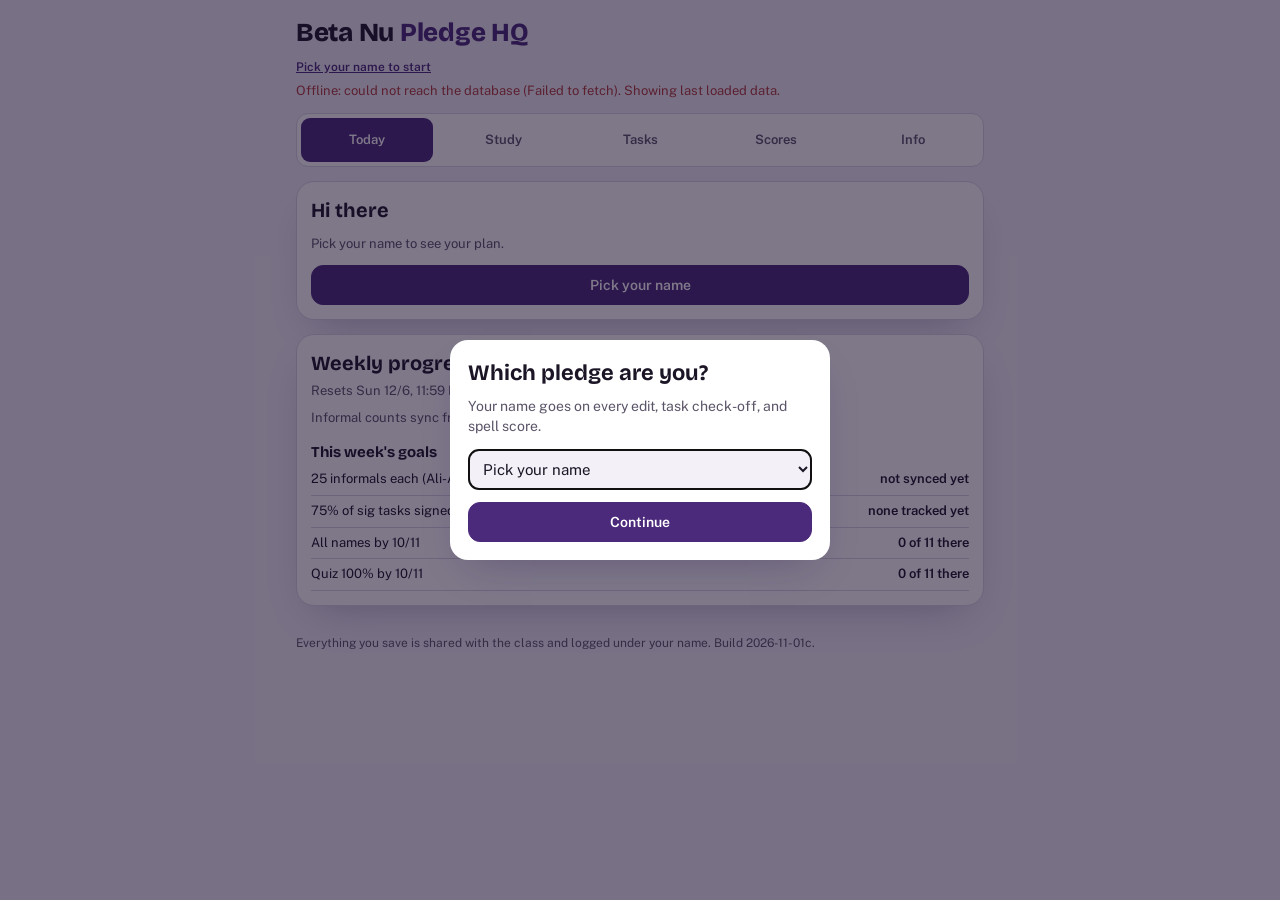
<file: index.html>
<!doctype html>
<html lang="en"><head><meta charset="utf-8"><meta name="viewport" content="width=device-width,initial-scale=1,viewport-fit=cover">
<title>Beta Nu Pledge HQ</title>
<link rel="stylesheet" href="https://fonts.googleapis.com/css2?family=Bricolage+Grotesque:opsz,wght@12..96,500;12..96,700;12..96,800&family=Public+Sans:wght@400;500;600&display=swap">
<link rel="stylesheet" href="style.css?v=2026-11-01c">
</head><body>

<div class="wrap">
  <header>
    <h1>Beta Nu <span>Pledge HQ</span></h1>
  </header>
  <div class="who" id="who"></div>
  <div class="status bad" id="sync" hidden></div>

  <div class="tabs" role="tablist">
    <button role="tab" aria-selected="true" data-tab="today">Today</button>
    <button role="tab" aria-selected="false" data-tab="study">Study</button>
    <button role="tab" aria-selected="false" data-tab="tasks">Tasks</button>
    <button role="tab" aria-selected="false" data-tab="acct">Scores</button>
    <button role="tab" aria-selected="false" data-tab="info">Info</button>
  </div>
  <div class="sub" id="studysub" hidden><button data-m="learn">Flashcards</button><button data-m="quizzes">Quizzes</button><a class="sublink" href="packet/">Packet cards</a></div>
  <div class="sub" id="tasksub" hidden><button data-m="tasks">Tasks</button><button data-m="sigs">Sig tasks</button><button data-m="dash" hidden>Dashboard</button></div>
  <div class="sub" id="infosub" hidden><button data-m="guide">Guide</button><button data-m="ideas">Suggestions</button><button data-m="log">Edit history</button></div>

  <div class="chips" id="chips"></div>

  <div id="learn" class="stage">
    <div id="cardwrap">
      <div class="chips" id="fcord"><button class="chip" data-o="roll">PDF order</button><button class="chip" data-o="az">A–Z</button></div>
      <div class="legend" id="fcprog"></div>
      <div class="card" id="card" tabindex="0" style="margin-top:8px"></div>
      <div class="ctrl">
        <button class="btn" id="prev">‹ Back</button>
        <button class="btn star" id="star" aria-pressed="false">☆ Star</button>
        <button class="btn" id="edit" hidden>✎ Edit</button>
        <button class="btn primary" id="next">Next ›</button>
      </div>
      <div id="editor" hidden></div>
    </div>
    <div id="dir"><h3 class="sec">Directory</h3><div class="field"><input id="dirq" placeholder="Search brothers: name, hometown, club, anything…" autocomplete="off" aria-label="Search brothers"></div><div id="dirres"></div></div>
  </div>

  <div id="today" hidden></div>
  <div id="roll" hidden></div>
  <div id="quizzes" hidden></div>
  <div id="tasks" hidden></div>
  <div id="sigs" hidden></div>
  <div id="dash" hidden></div>
  <div id="guide" hidden></div>
  <div id="facts" hidden></div>
  <div id="acct" hidden></div>
  <div id="ideas" hidden></div>
  <div id="log" hidden></div>

  <p class="foot" id="foot">Everything you save is shared with the class and logged under your name. Build 2026-11-01c.</p>
</div>

<script id="seed" type="application/json">{"passages":[{"id":"purpose","title":"Purpose","text":"\"Delta Sigma Pi is a professional fraternity organized to foster the study of business in universities; to encourage scholarship, social activity and the association of students for their mutual advancement by research and practice; to promote closer affiliation between the commercial world and students of commerce, and to further a higher standard of commercial ethics and culture and the civic and commercial welfare of the community.\""},{"id":"member","title":"Ideal Member","text":"\"The ideal member of a chapter of Delta Sigma Pi is one who subscribes to the objectives of the Fraternity, and, in so doing, is willing to subordinate his own will and viewpoint to that of the majority. The Brother is tolerant and sympathetic to the viewpoint of others. Such a member will attempt through college work, scholastic or otherwise, to bring credit to himself and in turn to his Fraternity. Duties allocated should be promptly and cheerfully performed to the best of his ability. If elected to chapter office, it should be considered a distinction and an obligation to serve members and the Fraternity. The Brother should remember that \"he profits most who serves best,\" and that returns from membership in a Fraternity are commensurate with the giving. The ideal member will therefore give to the Fraternity to the best of his ability and expect the reciprocity which eventually comes to every giver.\""},{"id":"chapter","title":"Ideal Chapter","text":"\"The ideal chapter is one in which each member actually lives and carries out the objectives of the Fraternity. In such a chapter there should always be perfect harmony and accord. Each member should be tolerant and sympathetic to the viewpoint of others. Each member should be actively engaged in work which reflects credit to not only himself, but to the organization. The ideal chapter, through its officers, maintains constant and constructive contacts with the Central Office of the Fraternity, the alumni of the Chapter, and the other chapters and members of the Fraternity. Such a chapter successfully sponsors a program of professional and other activity which brings to the attention of the faculty and the student body the fact that the chapter is not only alive and exceedingly worthwhile, but that it also has a prominent place on the campus and performs useful and important functions.\""}],"roster":[{"n":1,"name":"Anika Deshpande","role":"Director of Pledge Operations"},{"n":2,"name":"Isabella Kim","role":"Director of Professional Activities"},{"n":3,"name":"Tamara Kohmann","role":"Director of Community Service"},{"n":4,"name":"Timothy Kong","role":"Historian"},{"n":5,"name":"Ali-Anass Mazouzi","role":"Social Director"},{"n":6,"name":"Toga Mohamed","role":"Vice President"},{"n":7,"name":"Ella Newton","role":"Director of Risk Management"},{"n":8,"name":"Jishnuu Senthil Kumar","role":"Director of Fundraising"},{"n":9,"name":"Savitur Swarup","role":"Pledge Class President"},{"n":10,"name":"Sanjana Thakur","role":"Treasurer"},{"n":11,"name":"Aryaman Tiwary","role":"Secretary"}],"rolls":[{"cls":"Beta Psi","vppe":"Josiah Elisha Brock","members":["Rui Tsugikuni Akiba","Zaire Jesse Brown","Joy Zhiyi Chu","Farrah Elle Sadberry Bernadette Frandson","Filmon Molla Gessesse Retta Meshesha Yilma Negus Nega","*Molly Yunseo Lee","Ronak Anil Patel","Abhinav Aman Vallur","Shivika Varshney","William Hanming Zhu"]},{"cls":"Beta Chi","vppe":"Benjamin Staplin Tausner","members":["Joshua Joongwon Ahn","Baron Lincoln Boykin","Danielle Temiloluwa Olamide Esan","Nathan Manalil George","Zoe Perl Goldman","Bria Jillian Morgan","Shrishti Panda Roy","Dylan Jacob Gotua Tiu","Amy My Anh Rose Tran","*Melinda Xiao-Li Wang","Jessica Xuyi Wu"]},{"cls":"Beta Phi","vppe":"Daniel Palma","members":["Bryan Acheampong II","Kevin Balderrama Becerra","Zakhir Philip Bentham","Connor Alexander Enomoto Cariaso","Daria Isabelle Desmond","Aditi Vattyam Ghosh","Shafira Novianti Adi Dwi Putri","*Revanth Renukunta","Nasser Omar Nabeel Mohammad Hab El Romman","Ashti Maya Tiwari"]},{"cls":"Beta Upsilon","vppe":"Belinda Kakra Kumi","members":["Yara Ahmedfiqi","Tsion Bezabih","Lasya Priya Bhattiprolu","Deven Carse","Dheeraj Varma Danthuluri","Jose Antonio Gonzalez Aguiar Lopez Lopez Moreno Rodríguez De La Cruz","Safiy Ahmed Khan","Jisoo Kim","Samra Lulseged","Kelly Shiho Ogura","John Sungsik Oh","Nigel Akwasi Tincraeyn Sarpong","*Commander West","Mohammad Mutaz Mohammad Yaghi"]},{"cls":"Beta Tau","vppe":"Farheen Shamdasani","members":["Ebunoluwa Sarah Ajao","Bertin Jorda Borgella","Max Chen","Salem Abrar Fitwi","Vedika Jawa","Prableen Kaur","Seunghoon Lee","San Thu Loon","Arjun Laxman Narasimhan","Bedansh Prakash Pandey","Jacob Ronaldo Cornelio Abella Peralta","Benjamin Staplin Tausner","*Jessica Jiayi Zhang"]},{"cls":"Beta Sigma","vppe":"Samantha Catherine Green","members":["Josiah Elisha Brock","Arnav Dhingra","Mariam Hesham Abdelrahman Samir Ahmed Elnaggar","Jason Zhang Gao","Madison Alexia Waul Gordon","*Belinda Kakra Kumi","Andrew David Schmidt","Sophie Yuxin Shao","Rebekah Enci Sun","Anika Rao Venkannagari","Christine Li Yan"]},{"cls":"Beta Rho","vppe":"Phillip Batov","members":["Amanda Cui","Andrew Gray","*Elizabeth Guan","Melanie Herbert","Nina Saluja","Matthew Schwartz","Channing Noah Ware","Malek Sulaiman Tughral Abbasi Yamin Awan","Yue Zhou"]},{"cls":"Beta Pi","vppe":"Daniel Paik","members":["Martin Alindogan","Samica Goel","Allison Tian Li Jiang","Leonard Maiocco III","Ansh Parag Nagwekar","Lisa Ijeamaka Nnaji","Daniel Palma","Samita Techachokwiwat","Jonathan Jinghei Wong","*Linda Wu","Yazmin Wu","Jeremy Zein"]}]}</script>
<script src="app.js?v=2026-11-01c"></script>
</body></html>
</file>
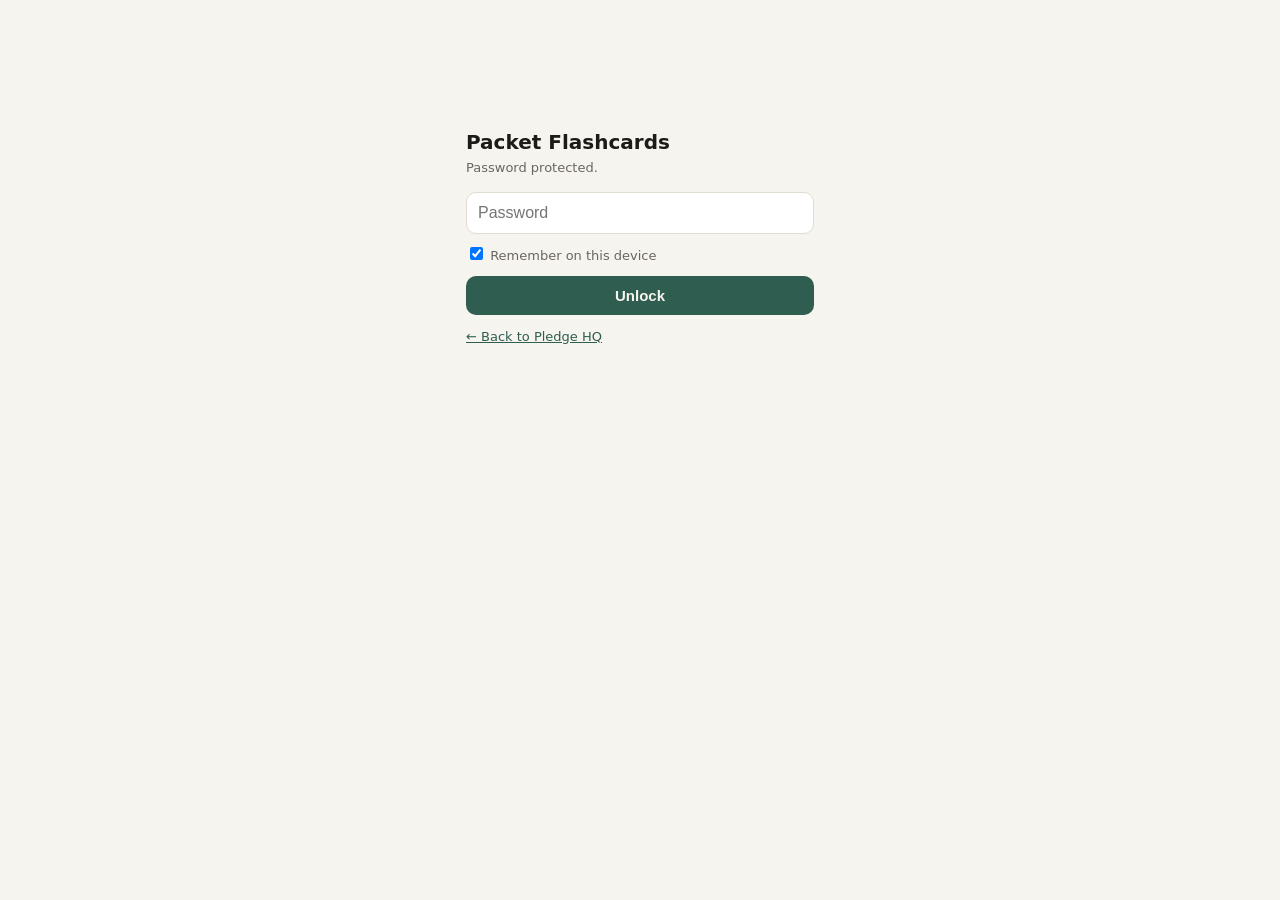
<file: packet/index.html>
<!doctype html>
<html lang="en">
<head>
<meta charset="utf-8">
<meta name="viewport" content="width=device-width, initial-scale=1">
<title>Packet Flashcards</title>
<meta name="robots" content="noindex,nofollow">
<style>
:root{--bg:#f6f4ef;--card:#fff;--ink:#1d1b18;--mute:#6b665e;--line:#e2ddd3;--acc:#2f5d50;--know:#2f7d4f;--kinda:#b7791f;--dont:#b23b3b;--flag:#7a3db8}
@media (prefers-color-scheme:dark){:root:not([data-theme="light"]){--bg:#151412;--card:#1f1d1a;--ink:#ece8e1;--mute:#a39d93;--line:#34312c;--acc:#7cc4ad;--know:#5fbf86;--kinda:#e0a94a;--dont:#e06b6b;--flag:#b48ae6}}
*{box-sizing:border-box}
body{margin:0;background:var(--bg);color:var(--ink);font:16px/1.45 system-ui,-apple-system,Segoe UI,Roboto,sans-serif}
.wrap{max-width:760px;margin:0 auto;padding:16px}
h1{font-size:20px;margin:4px 0 2px}
.sub{color:var(--mute);font-size:13px;margin-bottom:14px}
.tabs{display:flex;gap:6px;overflow-x:auto;margin-bottom:10px;padding-bottom:2px}
.tab{flex:none;border:1px solid var(--line);background:var(--card);color:var(--ink);border-radius:999px;padding:8px 13px;font-size:14px;font-weight:600;cursor:pointer;white-space:nowrap}
.tab.on{background:var(--acc);color:var(--bg);border-color:var(--acc)}
.tab.ntk:not(.on){border-color:var(--acc);color:var(--acc)}
.tabnote{font-size:13px;color:var(--mute);margin:-2px 0 10px}
.sel{width:100%;padding:9px 10px;border-radius:10px;border:1px solid var(--line);background:var(--card);color:var(--ink);font-size:15px;margin-bottom:12px}
.tabs{display:flex;gap:6px;flex-wrap:wrap;margin-bottom:12px}
.tab{border:1px solid var(--line);background:var(--card);color:var(--ink);border-radius:999px;padding:6px 11px;font-size:13px;cursor:pointer}
.tab.on{background:var(--acc);color:var(--bg);border-color:var(--acc)}
.bar{display:flex;align-items:center;gap:10px;flex-wrap:wrap;font-size:13px;color:var(--mute);margin-bottom:10px}
.bar button{border:1px solid var(--line);background:var(--card);color:var(--ink);border-radius:8px;padding:5px 10px;font-size:13px;cursor:pointer}
.card{background:var(--card);border:1px solid var(--line);border-radius:14px;min-height:260px;padding:22px 20px;display:flex;flex-direction:column;justify-content:center;cursor:pointer;position:relative;box-shadow:0 1px 3px rgba(0,0,0,.05)}
.unit{position:absolute;top:12px;left:16px;font-size:12px;color:var(--mute)}
.flag{position:absolute;top:10px;right:14px;font-size:11px;font-weight:600;color:var(--flag);border:1px solid var(--flag);border-radius:6px;padding:1px 6px}
.flag.nice{color:var(--mute);border-color:var(--line)}
.cnote{font-size:13px;color:var(--mute);margin-top:12px;font-style:italic}
.nicenote{font-size:13px;color:var(--mute);margin-top:12px}
.q{font-size:21px;font-weight:600;text-align:center;white-space:pre-wrap}
.a{font-size:17px;text-align:center;margin-top:14px;border-top:1px dashed var(--line);padding-top:14px;white-space:pre-wrap}
.hint{text-align:center;color:var(--mute);font-size:12px;margin-top:16px}
.rate{display:grid;grid-template-columns:repeat(3,1fr);gap:8px;margin-top:12px}
.rate button{border:0;border-radius:10px;padding:12px 6px;font-size:15px;font-weight:600;color:#fff;cursor:pointer}
.rate button:disabled{opacity:.35;cursor:default}
.dont{background:var(--dont)}.kinda{background:var(--kinda)}.know{background:var(--know)}
.mastery{margin-top:22px;background:var(--card);border:1px solid var(--line);border-radius:12px;padding:12px 14px}
.mastery h2{font-size:14px;margin:0 0 8px}
.row{display:grid;grid-template-columns:170px 1fr 52px;gap:10px;align-items:center;font-size:13px;margin:5px 0}
.track{height:8px;background:var(--line);border-radius:4px;overflow:hidden}.fill{height:100%;background:var(--know)}
.start{background:var(--card);border:1px solid var(--line);border-radius:12px;padding:12px 16px;margin-bottom:12px;font-size:14px}
.start summary{cursor:pointer;font-weight:600}
.done{text-align:center}
@media (max-width:520px){.row{grid-template-columns:110px 1fr 44px}.q{font-size:18px}}
</style>
</head>
<body>
<div id="gate" class="wrap" style="max-width:380px;margin-top:12vh">
<h1>Packet Flashcards</h1><div class="sub">Password protected.</div>
<form id="gf"><input id="pw" type="password" autocomplete="current-password" placeholder="Password" style="width:100%;padding:11px;border-radius:10px;border:1px solid var(--line);background:var(--card);color:var(--ink);font-size:16px">
<label style="display:block;margin:10px 0;font-size:13px;color:var(--mute)"><input type="checkbox" id="rem" checked> Remember on this device</label>
<button style="width:100%;padding:11px;border:0;border-radius:10px;background:var(--acc);color:var(--bg);font-weight:600;font-size:15px">Unlock</button>
<div id="gerr" style="color:var(--dont);font-size:13px;margin-top:8px"></div></form>
<p style="font-size:13px"><a href="../" style="color:var(--acc)">← Back to Pledge HQ</a></p></div>
<div id="app" hidden>
<div class="wrap">
<h1>Packet Flashcards</h1><div style="font-size:13px;margin:-2px 0 6px"><a href="../" style="color:var(--acc)">← Pledge HQ</a> · <a href="#" id="lockBtn" style="color:var(--acc)">Lock</a></div>
<div class="sub">Beta Nu pledge packet · <span id="total"></span> cards</div>
<details class="start" id="startHere"><summary>Start Here</summary>
<p><b>Start with Need to Know.</b> It's the priority list: the Classics minus old names (only brothers from Beta Pi and newer: officers and Aristocrats), plus class trivia from the Beta Taus onward (Tau, Upsilon, Phi, Chi, Psi).</p>
<p><b>Tabs:</b> Need to Know · Select Classics (Classics with only Beta Pi and newer names) · All Classics (full role lists + brother houses) · Class Trivia (every class, Chi through Beta Psi) · Everything. Use the dropdown under the tabs to drill one deck. Every question and answer is word for word from the packet, typos included. Lines in grey italics starting "Note (not packet text)" are explanations added on top, e.g. when names were cut from a list. Pranks aren't included.</p>
<p><b>Exam format:</b> not in the packet.</p>
<p><b>Rating:</b> tap the card to flip. <i>Don't know</i> brings it back about 3 cards later, <i>Kinda</i> about 8 later, <i>Know</i> takes it out of this round. A card you know in one tab counts as known everywhere it appears.</p>
<p><span style="color:var(--flag);font-weight:600">EXACT WORDING</span> marks a call-and-response line you have to say word for word. <b>NAMES: NICE TO KNOW</b> marks the long name lists: know what the thing is, the names are a bonus, except <b>bolded</b> names (brothers from Beta Pi or newer), which you should know. In Need to Know and Select Classics the long lists are cut down to Beta Pi and newer only; All Classics keeps the full lists.</p>
<p>Acronyms: DSP = Delta Sigma Pi · BN = Beta Nu · VPPE = Vice President of Pledge Education · PCP = Pledge Class President · NIB = Newly Initiated Brother · COY = Collegian of the Year.</p>
<p>Keys: Space flips, 1 / 2 / 3 rate. Progress saves in this browser.</p>
</details>
<div class="tabs" id="tabs"></div>
<div class="tabnote" id="tabnote"></div>
<select id="sel" class="sel"></select>
<div class="bar"><span id="left"></span><span>·</span><button id="orderBtn"></button><button id="resetBtn">Reset this deck</button></div>
<div id="stage"></div>
<div class="rate"><button class="dont" id="b1" disabled>Don't know</button><button class="kinda" id="b2" disabled>Kinda</button><button class="know" id="b3" disabled>Know</button></div>
<div class="mastery"><h2 id="mh">Mastery (cards last rated Know)</h2><div id="mast"></div></div>
</div>
</div>
<script>
const ENC={"it": 600000, "s": "+cryb0ZFyg+349Y+jMXqPQ==", "iv": "KXYWwru8Uj0md+w5", "ct": "PUTIh/5ErGquCBQN9BWfNdQZMXpdrgPgwLKw/Aig6G0e7BOM80jFPcPPqwRP3BQWwCmc7vkWUGBrr6XCkWfpzO5nxJoHiSEyu+gJ9gEF5IGq1Ka03d1CkYMksTYgVkwekiT8MGc/WPLqtt7b+2ziAkzNN6/0lbs1W2qFQtQzHnjreEjh09lbjvVgrWYOiABEg0rIVyHqKWNrGaBq0LVQXJxx+DuD3//1PLXV9K/Eg8aGBgxTETeQjOix/ZZE4+3DhKFtc0qvD7J7qI79dGLjvtD4rNMwF4jrZSiMzvXkp++Npk+853e3EYylseVvPN2FOxVMdTus4fEBsEiHnw/K7/8QJm2Du568iFnlK6p6Gn4EbKz+25w2M2yr1HFuKHuJ4Htzlu9eOQjzqrqgoi3bamJdmht/[base64]/cWI2zYeWjE+8aA7fa17XWZL7DXQ7pXkcGAyRQ2yFjbs8smX6wD5YexDSF8LfeOZyzPs8aissd50Zg/ycnRpNfh0e9CjksdbmcilK3lPuJDT8x1Ukbve+hvjjmmLmxuFXKU6lYaXKX7acJgu9jZEKFuH2QC9tc5DIf4j8iEE+w4LnsYHX1TJCjuCD2o//m+J3Jvqg7ribnJrauxFFH3uIa/2c3b6yHjaqwObXqhtMiYIxdc0RwS3r5OvjngIKhrWOCUTa2krz7C2ExmTQakIBFZuqBL/MCNx5pZAUT9X9JD8D+dK044NCXxsTbGwHiZOaYx6CsLZWp3FZunUGliWKYKSb4S9rrN3lEkJmtmS5bk2RghuxgeiYW0hPVM9x/tn23sx2z27S48M7KVvqymj3zHUXB+Gv5jgPFQH4M1dQg8vjwW/pkJ8Q4VX1tt/1lqyIjVpI79K6WN75biOTpeu+LPeoRm/QcdjJY7kwHoIRUJp5Z6iRCKzI80eGXC4FL4wVKBM0Tcnet7eKX3/XPyMiIiyOCg8BeZT67lWhNCA9BqO7Yksu2RPYL8uRU5ZSMNwz7JkmrHnqZYh0AVnj83+EdpyFUTp9pjnFSaatAuVX6CKiCzTjfXCBk1UifPMW8KW+6+TsFoF4FuVxq61MtuI6pM5zjNsIo3CyDOL/RXJ0xg8N0YkJqDcVk8E+uKZwKU1e6sO/nXWrqg5u4xvd/[base64]/FJsgcYArJzCBDDi4EvjUQfrhidA0wG3HwD6vTIof5+XpkXt6bFid7F8MV+wDEwfHAsb9VqySS58bk8+v5vkhIhyi8dqbHndUVnR+ytPPuv3wz00pFOQeUthANupRQhYoxir9o7Asu8jgFamH1Agqb36CL2tYgrPFrYr01zfdwEVq4KBkN2jJnBdIO/yR1Df4tINoQnW/[base64]/V8AvqUMk6I69i00Lu9ywqp+UbB9hJx8WFCPsYwawPlwEwgJDiAwm3/hxcWQ0A5lOH2jn6rXCJ6XXkPKOwADYEwRUfp3dXEQyNo0es0rRwGjjGUljAZ5wD9LhAlz2wPMNQztuuGasK9alV8HvjQbNKeJ15qIbEs+9QLY29N0DozK7IhciE2NLYrHNyOgY0hEw1oNwxh9wlpSA4CrPkv4bJmjYvduoQ6fDJ2aiOdDNFf2/N+ws2GJx1x0MWphMXnv+W36dMkXSGM2NL56Ucj/30wfn3fyLFxKrRqG8KuynIOtlG0FWoq3AmZvvaN3Y3Y5Gs9Ku4miJrJQ/bMHMIr1Dv68Cjpe3I2iom7auPKEyeAIQBOvUbWWX2nQbmxniT2EDXjm82Gm6Z9K1Zf18FocKZtpcSaADLFpHhveQ7B5/NBnlL9NxPbjvHZQeRxRBkoKfhKuVub4BWT+Y3NvmCmmFOs1tLX0mufJlVbHXO7Ceil8J0wH+xn10HyxIu7JU6a6nvnAyFT5Juox+82TooKe4Iqed2N7RKh6vYcyfGGY2fnVG82yidCD1NYIEiQ4TTGUmrt/GXjs+1YsO1oLfHgfEdXtuKBArbHTqbZAA2xRn9yJz4dzKhj9NQKjgx/RspcY3BUI7jmTO2+DZm+FWZNB7qZyv1F2EnXVbFtXo+I7tztlLm0kzxchOJHUBvcKi5ggpUcy6939XEqeBKUrF4Ta/EWxJrZufIRfvVClw1KFpz23TrEffk/xAs851hSkrgbdSUm+vRqwQjObGHWeKKL6g95T8cqtXUZ2PEusPK40YqQO0XOw/ekygnd9IG9XCp/VMz9hqxAJtYKt4VBkm367RIBD8lClPpVXs87uhlNiwg/EWyZMO3+dL4qpeZh04V18Zbh7FUwH5kMvCOsavydMMBufy9Fo9Qo8viRtodEWx68wjPm/5o4rBp9zKSkErOJ5to9XPelFOJX6BHXdSsUllDD/Lek2kKRI7EILLkn4pQW1n4RUKtHPPP4PZgQZmA9AHn+9KMeH6Iq/9UgsyDGcRW42Q4P2M00JgaiWNDUHozB/G8F1rgcs6iGheDF6djx523/HNinq0gKcvbQGqlPN2LQOh16EaDgK1ao1FyyQSYfgHg19UsgUp6MSya/9+bV1xY0jMs+gh4YKq4HvH+HqksnGipCYeLaSnxGeXZwXcxzyhsGTGHzfC4lXv+eH4wNXcWppGmerleGcj8QB1AieYMuocb8C1Z870xv1L5bZ/Bk7nhvGk2HHZCcgi8+v8dX1/PL/ftrB/Odb7kGk2I/cnz9cXuOz5MPJ7LC3a0cy7B7C1AQfaX0V8JIoVmTwW4WvEEh3WBk/qmiJFn2mxH7228vSDvK+X6q2gsygmk8zmmRb1FasPODJyrJXm1wb5SKasHrKBx2RKvZ/PIOS+vP+rlxGKxvfTTcTKe+tUjL4ZGO7391zUzTPQzvHs4pvU8CqkJ70IXYdX7yQRvxPj+n9P5d7nd1OZGb/[base64]/c036GfFiaWDI+w7aFTdZh7wuk1z7Ar4Ad3RqzCU3aTJBDagAEI6JzIvOtFS4B7Npn0c0oIR/1h2rxhBNnjUjQk6eJRbFTZDOQuxAl7RwgiphlDUSbvEYdBt7Au9PK+0ZoJE6SihyQ3bpkyhY2PNWK4A4FOss8TPj+iBM7JKf/[base64]/t2m+mwLweUea7lOvECk2o4SOWzXJMsrq8c6JdsbanlgUzU2XI8865uXN/qHO0DiyH/itbX8F3zmB3K8rMP/Q0megH2dWuHCfdLdseD2tl06Fi6D+bUNZzS4tX+/mZUeIgmR5W/[base64]/G9B6zOKOw9/[base64]/pYdS8/6ENYqUk/NBim5ocVlm361GmUWDzgBUUAlYLKEeJFqYZ1z99RmcoN3hkZ2jyzHJN/GQYVKceIrWWxlGUhq6GdMLBWnCtncjAaO3ep37kWqrlhec/kjG3tmb6iKvJJD27Xc+ZKgj/RbFG+wEBQM8CY+4w0lzJGeitqhcuRTfYpAfoV4T0YoGlNwYINQvtK7tlpnS7DZ9gqVDKPyTVf5NoB8X1idGP2qxsPNb2MnTThkX3jPard7K8zVBud+jNKMnzI3Gy+UbSSGJs3XdTt/djCEJU8hw4dwPB9gR7i+EQrsa3jWxgoFU+1Yyb4INFeIXrCvSIia1K7NLxZKSf066Lg/FQQOnaQ9gwAYXb0oSZO5GvKajp5J5KSOYw9ZJkCNw6MsAuu+ay/QK5m+Mtrlpyzzbv6eN5D+UcJ1wXgGL15tZJWJj9ZnWaTT5j59uA0o9WwhWG5hDq1DhaCwejkbUb5g8/f1jwTlTbP8ciaXOH4POWDKS5kVuI10m6lOVAFSRLqE2JNFZwBO14Oj2lO3ZOd9mm1qM7AwhLwmzD0gfmplnZOyuAXP0xFRgX8ZOTvHB2IFhx0VCwPrcESWzbj0cQp7Rk/k2fVB4qjZirVtQ2hPKSq2ruqHWtb6dcVPuUXMR+auHy83MRUEakHMdl3GbVLCYjbzo6LDejyhVN1AGAx5XsmE3Lp58ZVCqcwBt9gr6nv/ouA4Ub4lDax3kgv3SM3yCD25bXt/QRKOass9T6MEuuS636WyCyBUjdX+hZIg0WBl12Low7DrZNzuU9xkAjJbn4W4EEygzK5pqIQPxZqxiyObgq1EPR1RHg2wVOxU7F/A+vQ98m/rgLJi4WHUw7dzTs/cJ68H/TmJhYalYHcbgotAH/25ajPjlAHth0VgJornV1n9wEyQS3JTyZY9+VLpFnPd/BZX5E6HMiAwvu3N37wFDmjr6q385Af2tb4Td0CqIwDaNjMbUt7ZMhOG8dQCbLXtAMXu1J0AMBQMMcugJ+YvMs8dYuMW33zkAW/FNLcv7tqG60MXMq2POgwxvPPioFRxe+K1ngVaL+vsVoKljDEm+D1mvRQVEHOmBO99tW9LZGXrMYh7iggd/h9EG7BaL3QrK9vvB0iOtF6wBAULxPVn9neqWkNcrMLwdwbPl8Rs7cZkIkZiwWYIs+/vBWU8fFRSAAAgp6fsD+RYOnFaVbVCDyOtgxdK0syaE0C5l/dOTN6qsyiFPmdFwF41IUwsyWtR2JZy0ddL7emipelZz7znw8ob21M5Jo55Hpu3lE6nYC/M0/AZUzAsyq67iuWXvLepETowRC7xN1IWcdiRbl2/X2vuT3FWbhllrqC7O/q1UNXZCupWbmRzddmu/He2UGnXnuqO8gNvprXjtL7eatZQE9Jbo/zHUH03H8XSB3g3Pq8buu5bIpSgzKiC+DXvTXbywNT09yuvI//SaM02NFXyP7cPiaUQTfYy+CRLNDozjDEcF8OONkKxgSYBXs9zSnw9Zy/c7lHBtgUENABOk5Uxh8wKIriKUbATA8vRGab/bHLfaCTI42+o3k1+lEiV76bJ+sz0lLNjbdl4VWFLWWQfHujVBkK/S8lPu6mLMsx8W4r7RsjXt+1PHGR1BlQMdVwzZmhffLUTkvumA5zNGso1TTkx1sUPQWaU49sxocgBbDncUmhS+IGt3/8zU+t7TkSrwhz7Jb8k0jIZiw8/8/eYARBHlR8w9M4Pan4jMYf7bQC4dQJxIIGqVX7aTpAU5S1tMSzwxpKXNH+BIPEzjtTKj4MPn2iM1MyQNWxiVmzLt/j8js0aJDZYrA+h1j6UaalG1mljfN/MVErua/EcvPQ9vMXC8B9BtCB+EkvqAKC0Y6xORRU2oy7xj2SfZnwzybC06P8yJWPKtexvF0lNh1X/XTthrtf5EBQpSq6UiT44uEQiTHm8R6eb5U0+CP+uVTFDtD7kuNZKpX0l90WF/jhuTmNkfHzCawYArwVOEqyE33eVu0tav+5k3FDsZSOMDFHZDlYGw++XR5FFBmvDGeOG2tvQW9guYppZBMsDy29R4D566YbtZDl5p9tYXGVpjXppWynXhO4DA8Oj64ccq1L/l7MghSJjsj0eIJdu+zita6kX74zP/zeAPP2dZl33g3PqNAoPEfUTqtnjkkddTXa/9MO/WtxGyt4EtPMpII1oBJJ+4VA30v8hsuuFyQp3+/hKdb6Y50VwTqc7YqYiz4RmWQXV04oIlsxQ0V5tVfslrGVBwYx+hvjcyGpneS9YFFFcEoIplVxDWdtaJkJGFS0MgR9qst3ffzLg1GPYYq94P+Shp/pcqffqEyBuYm0fnY4VOQW7AI64DcMPf0tHEl8qPx0+bh39Ey51S/u4ojhs+KVH05UNJzjHxCz5bEOzwDM1ItGjFg2HNWJz99GaB/MWAY8SB5F6+SX5yOinY0lDNISe7jImPoSYulBboez8mC2Sa5OGU6YmC/TDfj/[base64]/fJsIF786Wz44FhDiNpU7x2z+ZV4ofZ4oJEC1qfn0/[base64]/bLs67MhmcEOhkTTZuf75avdJciRNEYbqlCj5sT6ejeNn/PlQGy2ymMElOu1WMOLW4HjKH1uE8Y5qbjx7YpLYKz31PJ+75Xq0Y4ehoEF/MVFzDiV8lAlvl5UUpTfyvQb+S7UaYzZMciDUuN7nuR5BHenlpd/NPBiBAoiYFJEsvPj0iyWhaAN7OzqHqGn+UBB6Es5/Keeu2DWejBhkLi7dCBDdjuR2GvwdTMsxr8XTsMAzH8CxeNHsxrG25FiEi/joLiqvd1u+eWbSUUuuIzk+ieDoGBGRWPr1NvPpcRsGPOqyieicmzNiz54fW+zkrbHYKakKsEp9VenTu3XdLJ8/fPzlddFW6zsKQrsxozPPI6tjyMYorIXGBmXu2Uaq66t74SjYGnGZT281AN+AHIiZaA86De7wWJ4I2WEZgWgTQqIUt7n+v1cWAF2M6caAZOBAcAae+kZd2wuYzUv3ra2FTAQRwMMkmKTEZiUD4i+FJi90i70NBq+2zfPf/1mSwW/c1bpbZ+2vqc0Aboxu0nZdXaebQeT6JcZs7G81z82pbDQwdIr9kbv5x6Bxh0MtAftPjarhYYKvlSAB7krUF/K2Ncvv8ZtgLJYLZ13i1rDumkBASmskgnWCBmkkfpbS783znLVUKxQ5xeuN3l+lkoU7+1bUQqd7uPVNs/wd/wctlwgYDpdhM1xF6xdLxHXFoRRdSqgVIlesW2riC8aGIQKTrerzGtRtzhkAirn3v8MqltEnEtY1+lFn88kMZS+Kkb/Sl6Q2EGN+0cg7ihqFPWpaCw51TzzIgM25Gb+2x50UQmYak8z9n7Xeh2h5ioUXoYFLvVbVYPZLLZuQnMNVqxrKfaB3B57T3YgYuqUp8gj0/lpG+4BWzJaop5F5QbOK8GcgQ+CG+tRAqLw6pMsJ17tNclU9vdefMaAqiX35wuXGzkjyIttKxyLW03QtcAglE5n7WMnlaG3fYVBW2vqgdPGMfn61+jrqM4h0mpPV263MJtBdFtkd3i7IYDtHnE/37t67bth12ET3OGuS+4z7xWpEbYocX8C2g5jSswPGoGLM66f21iupQBWUnTt26Z1twOM8REGBCu9FjCKxKaa8fdmqmbSbJqmrO0DuCEk5a+RXhhfdA3/GuhqHc1wml5XbKNNfRU9TndalEmrNRjTlqrS+9sFo08K1EX1OttUdxRd/A5DZ74wkYRpJhO+90wpsYQn98HJ978Tk9ghLmZU3oDPvs44I3X4Thkhcn12xhixGtF0jnybVbPJFRdHvBAsITBeiRJhopsVnRPfk3RnTtwpQZHMD2L4zif448BDfwI8aoclCqaOgn+RZNkl7cRcvofEpJxrd/QGNrnPpL2HnkNo3+pRCWz2mTdLyFrDq8GUJ25kGvOjsUUjs/hkhtrxmGdNar6bZ5rCQjh2TyNwfqCtEGr8M5zQo4nhB9IzctL3rNVyPiv01ucagMiOyp3DDmAcSe6LVMzKePNVNIIRSW4+er1wGqZeE4sC3APNc9BEf3bZp1LKeEiXllAVP+5ehpxmicO8UivfjsqQct9gFzADeE2AKBKkTclJ4Y8hF0/TwNKvC8zigXZa0By2mG41uXTjKrsTSQjElGhu8+f6jguilyM0s+deTGRsY2t9Z3YSlLzVjnWYQGy7iqdgdfOsFjNLTQ/0k9CSbcZCC87LtjqtLiY6PAoipdXRSJiZBJJcJImiFHVBjLYQd5z9OUklPyew+pRs/CgInBKulffD5te1B+2u3xqwNb1gj5p0NdrMukBxHA2zCQ0Bs/68pnZuGS690a08Z6afIh6dONyRUzlkDZD65KAdZAbCylPn0PKgrip001B4qpYDXIuqpkrNewck9+Nsm5w7soH+iJrUBRhpPoqTOKDAF15UvQu8Sgm9UOw2SFZRDp8kNg+LJfzi/RD8Sx96dmWdtr9WRgYkAQbzQ8SJtR1hZLP5XyA86KhR6z+sudjeqg4nWvSpGl0etjV6g81kgez3m26VUVQNUmvcwU+0Om7Dl9xZkXk4CjjmHcl0f9zKtZteyXGHCEx82E9AguVFMkOQWPdDty9ZhTesLc6InXhYxTmXVRsQKDJJaQ5orHI3tIj54+EK0F/LoKwF4kapXDyvaNIQ60EOwKNPObefvc87WHvH12nNGo4eFmb2RWi6X9qbRyiyVzlDIlIAEhcE/b7ehfT0bUpOBwxcoVJTpBuOhRytS+o36aoUdtBJ28QkXsfEEDCo2mEJvId57Ibm9esDT43z+AU7YgrYJo6SBnNqUY2JyN9rsnJOLHBnVi58XDpVNjiWhtOpW9hU+deb5akfl9qrVzKlKJ304fE3u8ZwieRTFGOSMu89GlXA2remQeqoCd3MKf3y6Pvm1//KVTPV/AE2FwJzGx2/XDX6zdJmBkkSIOguQ9n8W2sq5UQ+qYvy8CTmqk0fRDE4I9MgxoMIYxc2yuFVgIWy4mp3Tu881F6So/wD0wmJKXrVfSca5qIYUaN//YNxRNnw1XWuNZptJTPpylH2pPd9qBC3SRqqbJUfO56Dt3t2yojtSjRfInXEzw4kJROpKFfoOuDwYosZcwv+FEQ6AU7s0aTBgSzau43XbhsBZUP088NIdRH36BEYkJ+B+FRY6/3ToghBTVcstOOLNMEGW7QurrpkvSAwYfKr9JksLACg2TTs7mqFmbj2f4HIlJ/rjAKC20K3VqEqUqfo3EwqoL69Riok4yQLtKwnpHYWMI0w2SwY+TYASmIfUk/LsfUme9scsh7GGcCOKHsFHHC8MLoEcTzfrrP8NdCQv4bi5WsJU49B26DnSH/[base64]/8BA0kXaM9NG0StetrINmNeIL27KCYjYAJhQrZ0XYwqujf0OD2vAcNBcEi8TxT+/T+QVjHacItM/W6poHigtoquf6T49m+WQr+QGi526C0tF2ST4dsffocquVRTgd0TmEdnNGkJYJVVrCUmFi/73eIJ8innJzNWDhVq8CmwUbXp+Lj0huBEVG1O/uZ3M5WKESXGQgDUu8LdEgBw2sUUngvcIKRuWGSE6Iqq0bm8zrARm3s2njubd7QtTEV1RnbaAsnuhSYcuZUuM+HFA1SKDsGK5BybZfrGhn9n4B5Rp5C3X/zp2bKBt7J3R8BXrFvqBT1CpVpEU7QVisBZY7/U9WKm0JU/lGJDATpYkGtYGXL7QVodRjRM6WQohhrnoLWCrY64UFrUOb3rKxsyexO38AthrgCgCBn7fuWrW/sfPCf51lPe4VuP852IeUOU8SAUPXTUNF6VgapOgeH/SdDXJ1YZNddgMU8S+7YKPjGGxwFKTJxkGJFUe/Zq5oZQDetezHttyknLsarv3leS4UgaK5EnaOJWmRHY47idDvqOStnw7YOhFzMznnb5AhCCoAWQweYH2QTWKdbwHmAmch5zlf0+ZF5tFsE6mRqpVhNMzWtwHMpFcq5iWyqRE7OseoO2WPvm56oleIchNs3bOSsLJLpQVALiJM8qgFHBpsafJTfg2L/R0N2O/gHbnVni3atjSAcXLX6NV+iK0+tpnkWg//lrAOdPmzctJ5X96pg0eMbIU8FzRJK/9pMLYFCv7agbLQLRp6nDqLaIyYnwZIAhE/RmZZFVyEmMaEoyQki+mm5DYfPB3nSE2ihEIVO/[base64]/XjvK+oguMmwJZgy9pO0myCm6JNtPqrZAcWDGEO0NB/cPwYXorEoGYR4yBq6zbXxCcs85yDx9BQRm32+6mYKsdrkqQQcxAPbNywi98vB1dQ/SWBiEaDJbXLBTopJR5OS2Rc2go4QgEo4EUjvj2uTmiML5eKR4yAu3LPjALQKoh43UsNk0/YseZHRm+nYbqCrx4vXf7P3LjoD+3Oul6q+ggasUC4bLjFwWsLqemDSt47I3ITc7gLEYnA8jtugbMWom4BhR4Z14XYIw8BeJRUXsafLmArAOBqUoFwd1+/yUys8nC8on9tWPYi8whkl9sAVHopdc8f1ARIBWrUUkk6PZ75xz35a6ETMEAQfMopp7d1WA1xjH8Ia4twP+MoiBYgyZLrmjGzyyk4xr8cWn/p1FvQIeToMIbhf25/6FSjkvj97j5rUuh8n158Fpf2/H8ni5XhkT796f8+XId3Vutuiu+inJ5nvsrwotLxXsIpx/yxsqhZ29WlKz/jW6B2B6CHVAcpYxdk0n1bfXTlkM6JoubOlbSF+WrfrphgQWrs1zqZqa/7zMMhCFkpx2UFRVmuTJu0GspwK8EVdc0/sP++CkaEgTED5Em8gthWkW9jHxGipunGnCyDscbM2nJjLvxUqwzlu3DvmbXr7dehkvzT1JxRyClOnvhe6hzME3Ed/cD/Vn0cNku4dCCG9bReGbyAjJvMYrRDwvUszu9dqjulYos5q5jET12x2HZS8YHu9iPtmpYDcm6cHdhZ3dXDtESCwxK+O7Hv2K8VDNC7MDG3R+Pli9Gl5uFTtcChl1aAMSJ5k/CAMMOS5QmQr5swd7oxBeweO1Lzvm5iLo8FT3o4zr209sOu7QBhXJIt5M+5XkgvUjWSrKUDo995gIIfJGEc27A91h8R3HwXECjiyN7hlCAXkM2jetU8HoLotsXR6b7V+g/TlXDxkEKMIVIz4nHW/Dllbf91JEw6CHan2G225vq4SuskHH/pJz6l5mI6TwymuQZ/TnaICcw8BohAObtN7vQPlDgCYo97IyJBBwM54aFgYOGfXYyqbxsH8fnm3pCb1yi3vLrs1raLrNofmfOcN/hOz7+uqX28iVof7wbMdWrpGZ+U6ebCIFTguS+GlL1/9C1mUUc2tzOImn4CPiRAadpyTvvAmJrfEge9lqH9WNcPUZxdle/HDNiwvVhnoeZSEiNPyHKEszy02ZP5PpdvdZYUDbmGu6BDgAyp+LSdVkNJhFuPiOWIJ+v0shFEXFAgySE8yP/PKW816yOvMCSmN6ZJIQgWSiJKSNDS81Ybb3gPSJlj5Zc2tWx9keH04P6ALs4vkwnqcbnbJS25WoVZIztCBeFzSwRsFbXqfWu4B/pYVjHVZcC3uHznL/HsIoqvfv/Lep0Hs7b8+WMN+h1kGPuDZWCUSP5wLERymt4NnuSAOQv0+EsKZjaHmR4OgJssubSLE01/iGrixACLxHcp8gN/KEP2iP/3xSVh577h9CWgQ+jnbeJXk28UxRDMhFKoDpnjxwjpj7+T6EHqvJ3N1vMrTLgVPZtU3rNtmUoJeGLPgv/4x5G/wX08MIQdvM87dvpT2IbyDOc4FXT/jIlfzfUHzBbSKwKVRYAaNjzpjN0wJ1c3XPxgb+mE85Q7zc0W2jy6iepGNj3xKI3VeKllx/60hcRc6foxyMGInMiewGal4mOCUOBWXp2tB+AAdRwZ/v40ig/F4L6Bg5CDbY6bAnSsMqFqLUZJkSL9e1oZl1LRSZfIQaFKohsq5iMclJfdASueqWdsxTXwiA6DELauGNkR96YRocacXEP+AG0NEB37qJEAX5QKaixOUNRj/5Q0Xt+uCikt+wLkwvbuuyg6eTDoiLPVWfeiomyDoMHBShGWuoIqLYM8au3AaoRcdQckDraSB+Onin3TSsx+bL0fZ4XHJlRHcqDPJTCw6QvbEoelvdlxsg2cExeR6mYHjprChgJm5ISDJIzJkCnKjbc/To33YuqkR/9TWbmoGXp1fPKnJZDabGmGcI2CDUT9d4TMmGlwTgaVYrXKrew+lbfXj8ClWPRGrZBVrof8UhWE3drIldzL59vwIHCeP7QVV9jPFtiRzDHO9+8RZj4cWE1bkg9I2c1RkpXO9+bFBxXdWR7oZns9smZCcM2SxIpGDy9wDSQJR6f+BaxRZV4JG8OvMWzqmUpwO9MHnjaUL/DCvem7UW1ubknIwnL4vWSs6w7Sp6swZPW553Pvql4D5ljWHbCCkxA6atW6PuRZ867ZNdIkP7adEao6GAWw9XOT3wRf5DVJaV7vz1ZJYnv+Rw3UCb2e6EhoqiqUz+hhI7dYk8czG+Iemv+6Faw6LDB3tIa/IlZ9rEnqgZY9xtvvKA2gnWHgbZ8F6m1Ck5rRc5iBJd7g/ntNMjqfRX2OZ42o3pHCr/YhHb6LY6Q/bC42mOcEaQ8L0+dLRztO9xujl36wNSN86kn+XIXwz60UYgpbdCICl4KWrkNMDFgVaI1fRocDWGHUUnW+JdE+PopRgoYzYS2AtMohW+C3PbqJvUhebJmr6RVLHtFMUA87DIet1ketgWCfVQxA4tZ9PCniboigmGEJTG2FTuooj3XbWIF+h5kxZuBHOQOk/qrlq3YuOHi22M9WEwORHBCX9KyYNE0zkPzmr+3ygBMGkI1FyOpZqp+JAsGfuAoSXB05V7z76tmHPG9ZLtc53X1JK6eiRi9LEVpG70J2jAUGgoO8dAMRXgbSu4prQsCVPYYpzpSNEJCXMidS0xENdJG3laQsJmL7WoB85EuId0iJjeVbX020R1O13gPknpo/XM8Q+XHh/MascvQP5p4jeNBl24Ai4ggbIGAaz4K6uPcNILnvtkTHbzfCZSB31IWlEjqlbpM+acy8j5P0glXtfAIx7Gbt5aQEfHnv3Vc6zrxx3d6a+ucdNMcPzyj7BrUDdNYb6xSn4aAhg+zyx2fNmlUsKkMVXBw3QPEZyRkxpkXCmn50SkhNwl7/N8uoL/T8a3gdv5DjQZMdbtXzeq5GoUEUSUjPiIbm3fG003o3LNvMuKvSTAAB0LBvQV+zKYbctvC0CXtoFdG23b++A1C57pm06jsi0cPedqLMOmWVknK09erj0fJ5n2eWL5WsQegHBJBYci6GHz2QGE5SJIoU6yFg/GwG1EfLWqL7rYMGh6fhDbzMbxazDU+oPo8SuhNrQfiDtU0owH5RSFQnrqoT/qLXqdTQOSmYF2gQAU8kOr8iRZtiwfwroi1x9uABY0wN6s4i2A59aTIihOw9gXOnwZWp6Oz++Tq/2MpdlaKQ374qakUAfQc/DO076eRC1c7rydw4ixZLjT1FZXOCytpBmucXyk1R0n5BIVP1Tcx8ql1t1qwThju8tBaYR1IxZ1bxo55im677pUJCbLB9be5ykj58ZLp+7P9p4IO9YcaFxkZNErpvVvdgDY8nNlUJTOgQ5Xdxh0DT+UdEWqHTUd9Ag/pE29sSDNUCVuw6iU6jAmjMlyzUb88iaheMzGKJ6BRomnZD3JVVTzQyqQ2itH4Qb0yU0mbEEgRTkcQX0hYDtEyEiejxxFpeRIRyibYgi/UkkAY1CRtQPlkWU4gdc/qAnfLw3ndIOfg/xNZSoKWFpihMwLGOmDT0tjtZgsI+dSOHiD2/r9+Hp7KIhV34UK+Y26DVksr87dt0uHQyoAbxY3JMUAS7GrvSLLl7qcyrzcLmQIdvWkHTjz82hcC8Di13oNtq1rhzk6b1GTLV91dw/EzcFgVktBuxIH6tIsQxFTrqeIlsYmbpB9qQmK83ESAqaoCvqmx04EYcAzT4rXUvL5MYd31jGM51bzDSwvon/uuLu5J7R0wLVPzxs5b8urnejOiM1sLVfxehX5uHeSZaGyou+t1N0l/SafSBvrGsfyMqUaELmsf6eEif88ycFWlerV7LBqkBjjzdYT7JeuNiWE1faIfHdyxZTkGUY5qJVYei0zdPxhRHouglDPTIJQ48pnDRn2lkQSehUd8UR+w65z9vxXQZ5rRLp1+35LBAKmriD8CB/Wbw6HZHpehCRkCkNvWk+hyWHYv2KBKWUY9hV42z5A5V0VATQd7r5CH3wkww6IaFKz6XhPHCfo8bmZ5htEMkArsuSI7FAJZ0DejvZzjSkBptR8F+NPdYP0mKSbF1Qc3q3x5fmi6eZwEkLDfZ8/cWtyLImsR20egjB0Qbu+7rkAW/2kpua4DDt3KNYAk1nFM82Muv51CjZIpzUnZNbX+nnYMSHEeYHJ5AtacDTKt2fC5Q/S1IhRIFVTYhvg1X49W1gi9Evv9if+Kb44VnkV6WJ8EhYxKF3cwSXW73CTE7xMJfqYX5qgLkE/cwHEtYe7Z+yiJaYpFvXiUNcGuBem4qB4a9bgUfJD0O+youx/awpvwEglGEyFHlBRAtJz2WquMaTHv7rkNleEgYVUs3wXc0+kEMGZb8ehUMd3hfvBRt/M3zKerDod3buh9/GVM1h+aLDs8UwjqGQ7F6PzPLTgazW+9ndgVFQboJGme1Dr/[base64]/cdhq+gDJGDbzRYcdmQ/u0qrB9aalHpceL8rHyVIi192oGn4hJyuHMRIkB/dlSRy/fu9+miIEhOKFH5uBhPJ6c5cf7Qb60PSlTt81zH92aIUdPXpNzmVscznu17XkSSIWguqDch0r6odiOFu4rtdtsZ3sZtA+/mKtWtoWKkCCYnZwE3QY/CZ23kTWuyVDsyVZq3S4nDX8VB7WPQ3zxyfSL7ST9itYNKdWItt71vEMrz8V+HQbQH6f2tiv/[base64]/KFnl/6dpFJmudFKCpnTpF+KiC8KRzk070rN6HDT1aORnO3tv4lqEE7ao9AjVYcseu2lT9/LNIc3s8uUW6toTyPKMkLL1xK1PM8f//tWMnLdrPuvyTNVL3GXFGnQJjODXx05WmCMpH6o27bMmtA0vrOwMbkcNR5ND1G5OKk8+Co8XqG5LnsSN2snHIf6NrB7KQyhIVBfCUowZBoycbZJFx6ZIG+9p2QaNIsBpJ4p2rscYQTNLMMGBrNYtkdo/Gu42JbmE22qxKVrFVRNTX0kCVgd/TTX1Ibj4kko26KxMjwl/q1CABwyKvcRhTxFs5Hqz7Rc82goUzGTUoAP+ZmR3jUrahb6pVRR52zk0qr6cp54jTBan9HsU1u5PTcIRKIus18TUvnEGgY8F2ozKU7+kmprWj69h6nGl+BCNO/CdKgHnWJeTriZl2UiQOh7rrQcx6D3+0r05dpi4NGI3mmuSMeQHL4y0CeFzhTc2mdV7g68+NkzgA8MLWa9MrmzNcQiYW1VEXrEkuhVs3IxSYQgcLxovRwl3VRasJijt/us2K7azrCPmrL93X2QSyKMY85aLoW2sJS0NYm3m3HBtjaHtDa2Bl4paRqRy2wHPtS8w7S4EZF+Th63ZOQq+u9HaJRNbGS9GWH3zwaIQaBXRy/G77RmcowGCyrL41JyJYJ+zNoqJ/9i+otuZ/jtB2IC8KnnBjuJ1DBsZY3nO5ubuBJXxt+KwAxwibudYGg82h0G7WHDEeweqo2FqydBS1PVrsq1kcmzRzrocGhRgIB/YuQy1HLCJTOY3OyrH/rb14OMay9NBPDdcCDmDJ7HbDZK8/xkwz2Q2pwxqXOKaBaTVJVGF8M9YyTvIUxNDGp8J7OueM+mlXxYPostbQx8hIe1rV3KLZEjshfhdLaEYKF2hF+sqCUBwGcX1Y6AVtEaWa73Tx0gaW9BJJqpjml9p50UE6CYFSrx36/DJCJAGnuPIVbKluaKqWr2pAPqkBIxxUAOOeWI0b7ZR3tUMbTg72sWJityudetZkbc9NDXfCZUjrqR1sUeMG4qWWq5pAFPmSPNlGWYvfqX0axfra1O/3wGYmh784fGL/7v5Wz1F2fgt3g4NcDooHV2+ZpnSZ3xdcZ60T3e+D8UQGPd1Go8gCWn7BjlIi4pjhAS2eNlKPPQ19y7X5vrNSQSoPr2s2UGdzBwMNwc8LMCHOnT9ZEA0iAgTPTAcGCpjopr4WdpgVjp1II5RLkiHwxe654dPHwwl41sS+ycByl1epaldaxsa7suzt2Glm0C4XXcr/2QP4uHHNdgTuHY4Ooo2izTyj8CR8nskdCfNcmxhI20aESlz230S25iUoPrmMzU0DlcqCDcwZt5x24X5HhTm/gEFGdRG7MG8ELSNWja2To+Eh3b/KUqL0UURQ6RFtMkXaxN6dOlv5dVZ/duGzUN+6reqHrlrsIB7J+aO2+c8UgoQwH3pEHu3RQmO3f1EhKDO7p5bDcYOyWlO1IJuVmA5N6++d+D7Ji/P1KcBLtkrurL6wf+LZEB43Zih3oEFgkfFjN8eG7yp+rh8+CRFlGbvxXsFAPhEPqXyOrTkpxVXx+2mvDfSCCpFpgoj0DTYWLxaHkbGSQzNWS+++aHaz3zVIT4NeGmJaxb5IPlUOwZMR4nx7ylyDpXWzIwglKHlX3V37sMqtdCxACdc+9DVFt/erc+KbmlCJJKVkZElz1IFFAzYzMc3jd7Ee+sBA1rq09+9/KsPaYGxM68lIzpy5ZbNgDKPf3BuU025ww9uBzwdQx9eoc/PCrxeEVxnttD53eZ/uhM5TdBVYhP1cIauUgz7x8susYF59yaMbsUp7yeF+69RrrMLnVcgmPom2x+7Pp47UqjA3+Lt8OK5VUxXd+gHPgJ4vEcTsSeqHUdWIIVvWLKFJWxK2cdCq3qRmQEMc98pS0RCrKm2wYJ9f8Ulxe4o+2iOyYJ2/RxvYcl3IsQ23PlGei0n4bwwWMwWDgNOSWgWonlippcj/+Sc0P1+tkSWHNhtxSVfT/HQ3C40X9kUQbPD92GcoNmz5nngnvl8FhE8zUAY5qh6OOB6nw1H88kxbZhxdkAvAcSBHHgm7M+T0WdxpPT8u6BWe8Mecnox+NWdvnDcZFj6LsBPXPpeLjkf73PRsIWgmvo2PK0ga+lRU2YZriNe69PIc/rS485v2Gv8F/0tydakOvG5Fl95irG7ZCpHUWSjT/QLLjX/SfvGG/EvSTVgPthfwDaLpCU9AvNBElygv7OftF58ohoFnwJiHeUb5sULDmN+ixRQpIUYn//sz7GU3PU0heBk4u0B4EXST4vF650DbbiAms22a5rCp7ICqNow40S44NM/Z+c6reke5LfZYecpwxr7nzQrs4VV2uQX4ShVT+g8hktdEnZWJG67TzQtyWARhIN/RgyPMJxGjdmn0S4xyn9S41PrL14sq9pRW6J3e5RnQKa3JJgz1z0haHPq583Vq3uK5f9Xueo3wPeUtPNq7eOcqSvLag/BBdOE8W7nOEl7dDKs1Xkhr4uPSxLLAUudg7014F9p27RF92Kd8G2wOQbPcekSiTkB4ZU3YbbeWlLVCFzV/rsytKgHtUE2tQV7zVJAg1/B3PpaoePp8wSnNjMGYCrCWviwoLUOHDsSfwJWvDbdU03G0lRvtZz+0VZXj8K7ayCsuamXfjqGUCYRj4k0Flgt28RlX5WdOpMZg/CcaAX3G6wqrMR1dkqdtq7gIzdBP4BJlY5vkJtUxtIm6D7uD6zgBHuZsP3sH1+oSzxNbcgTnCjAizXOiQXfWU6VHCbSH8wOe/Jo6hThiiCQNsXmbZqE625gIaWEn2xbEJc3A8uyuz3jglJ8IvEufMmLiWhWRkjvt/wY9APadPcdfTn6aKnNnYC3dQZdhEY97UEY7IGxqwWwGH2IHGmmD/jhJDazKWfiJMyuKV07cMLyqU1u4XIYLB3HV0aZmumYbBL5Ur8fNY+lYmawon/l+63FvPTrN/[base64]/TxK12TlI2oodQ6oOm62a1Pz3qcE9pG3geZDHE0DPkUkz+6aXxZASaHfQhqCUZgL+oQ4fraCnIZZv0Unta1V+DuXymgV2x/B3BV8NS5ItcNRetTWqDIwDksIEuxr+10i4j5GnQljVCSSuHRJBUI9hkU1rP/uyIdSi2nK/[base64]/3Y9smmUPgU880xfPs3KQRlrpSfvMjoO/3MaVrZj8N3/1SCN37yt82C0xQoIbeDcJZqM4SrqyNaFKRirF6fttGG1vj3e3HXV+ejyzoyFnaXaV6l+bqMkMlBa+aJBlmDULC5C3cjdxehibFkWodzA307DYiklaKzVJOti+HrHvxd7CENpO1we3Sxf8IOra/odkTSPR0XK9WevVRII6Fmx5Rq/0BpwD1R7Q11cw3OocPZDassaNzlZn+zMkz4f+L707CiFEE2QNFb2XGZ4+QW2GBguIRo3jh2JPDmXZvnBpOP8UgNNSIetj4MKfrKE8bcWpZ0VyqsjIejfDwrRtbsIyNKtLvAY2BBdFZqbv16ctbQ1g4PPhI27SPofBaFYDMlhjUsePhXKzvu/N1RkOepIby688ONSFBYSzCqhOaMMRgDcSNgPRmj7UYAcNJIPYNAXYIvr1FCZcsA8MLZBTRxfOx5LlWng6Ipe7k2McShP5hCKUKaO+QiTXWa44aK9g7am9yUu7R/FXzy/Qkf9Fb4xjCUiJUf1PHNRKnYxvGeKSaDcG/Ue82og42pXNsP1HseFiMkB355Ci6WjU6PncoCyEATo2ygpBVySWfHmAkchQXdRXnWBdTnwYc9GoNDXyCoIqpefXmfJcdOCT52mQNlzODui1l2zak57FYVul5UHxRa7ZWix9HEudezlqRURMwujbuH9C+hxg0BzVZawzp8ODfmlrK/XVXlYQjD6ZCpl2mJ2xMuTN3GQmRODrIHXqWGshHNzukKJJYd1YFF4fEbwPWSyNERmPOJQ6k7IJP/VCQNBz7O7gMv3xDf63ZI+yohXKUYivGefrVNLALXKU83bqaM9ZSjzSA1snRyryM6wdZT6t2erjsGqirGOjdTCI5TAc+qkBRXqz1UGh1zd1jYbdCtlSeoL+FYx6OoMEPck1u4RUeltVzAK4Qk6piL2Q+WwEHSD0a8GA43KaNnLpNSa712pAGxCMSJyw6WNXBC0sD/6VbxdpEs+/dtTWqwRwfRO+tHTEIO+afIZmAz7c8y3tC9c/3YQ9wte2lAQiY8Edi+m+M0RZoo1UawxFSDx95+Rc7+w96ej9yxUv/t4pcGK24p57ZXJCxHuQ9N9Ko2FA4m09O5xgGUeEUPifwgPkKUKD5eloSIgylsO4vr+TbkY10n4+fmBRB6InfNRrMsLrIDiO8Ati6KE0uG83XUdzbMBH4bq+P9Jia3djpgOdlMTjY4ius0sz+OnNOziy628ET0P4zYBD3tOgJ+G84uWbp+SyXaUVorDvg8H/Raeo4yicAIjuL6PjJV+X5Gte1wDvyVSgpUN5oYWJNnsqK6ZTBaGIYmqm8ngLfj6iZOAmSsTLWELVrEk0IAO3Z49ghgT+w2PM0oCvGJltGsFDo/oO7jeSyoQiSJmcerk3d+fNXiBo51e8aHEjbMaIlVYF+iK3Zg53YCQtnF6mah2bdTw8mI8eKuT7AzlpWVyN7lJWBNTIL0VgktNpOSTRobxusv3I9bgtxfrN84Pp5nx/Dh9+j1zUloPTW09vYf3EP7g10m4Yq73MlfAdrzyK/vu6RCIAYerehY1cvaGItynUWjCXV5B0hwFiZQ+twvtCqoLbU1YU2R3aSLS4TmX0oguKC1nJjM2sM53PROi7DrPRXM4f+OcUl7GJV4W6FnTBh02i9kS59e/nF8VqABez9uq2vg/Nj9Jrc88CVbRtE2lgFx8izofx8Sbm45a8GXKGC6p8KnwsLvq5I/C4Q3m7o5Uot2OuadOQEnVcHqvOeAIwdCrbqMDXasSfFzTe3Ne3HwmlrwCEg0Gu9zXA0mRmYEl48JSzhpcxczJsuLb4netfF5VO/knIRmNW3dXj8uo9GoYYrd1LNpN+tKyjLSRWa0t9Ex59xCJjFZLtZe2INsZl7X244HOXYBn/ag5i3hEcK2qRqM4XKCx5SO17oTwIi7ca8Mm4G2bgHq41umE7dVTZq3Naoxrs07O1/Ls/FUkSkmLiG5to7oipyjgBnc0VkupqdWMCLTIZpRjK9ywAFcLLgE6ZV4+SPK9ZSyahoShjvXHVuzWnyOg53iEN9dNqOPqK+3Nh8kDChIk/GAVGVHwvd2tmXWlnV2OyFCrY9u20Z/NksfWQw0UOjmJFpAHd4ChurHDcnYGsWWU7lwnGqsA45KIUs+di8jgdf3z7iyzGSijxhgBhRXABk7Kt+rq6oKYvpLfjtyGELSCTymbjTSaonnTAUcibAP5STsl2Iuhe5V3LH/a/+ubQbSxxgVQQh332NYMOgeI+uT5jPghOhOMRi2k7CjOKew9PowsKKdSTJjatHJaVOXXaQZrFyhL5YxmmhU2VTRlJsohlzwiBDFwj8c5e0qyKqhQOW29/PwM8kkmgsvBY2vzeW5GeleDaqN9moPJEGEEZfVEENhifKEvHM/mYgBtKNYqdFsVFGPJB+f03qOksIhgwFn1t7n9PM38tc5wAOIlYk/[base64]/SqqdYnx9JclPKSXdH/Lu+STx9Drc1QaJE0IC2633Nj+U/+Twdm8MMkl/mmMgi7MNIWpUhWld3l5/yZxLsIDVotEoMjcNKxqwpMNJDA70BIvkp9T/uuSeiWh9ZrCWnPMAx7hYtMC8iY+ZI/CWR4dK/zAy3G1x/YadDlIeLHLTwMQTF3zaPHO6VOLJvDePtJfbaw9Qyy3Ff8juDNA8dcmQ6KxVi1zzaqNcgI5CucKLyaLTwRiDsyWt/sCPV7SZkW3ngSvl664cn0HbD+Nfqn4XvQDLzbND+SVOJcszZ+UTW+vxfXZFDiZL1m/ESNziwN1miO8UcjiairdYX/B3JDTbVIG0wRK8+wbtdb4kE28nGkJ6z8KdFtiVfN1JIkhTOQzDxFTSE3/XCbLkzaPeN+/[base64]/VmBOhsdteF/dykfUXyOoZtFWpLbom5VZ/I78hz3Sb/bYgbbwoYbxuKFNYJj+BTCOS1ww3y5zfshWCMAxQnE/DE55sbtnopVk55KIKmEUXw/Y03iPjpSiT1bOwaP1kczalLaOmeEiIsi0DTZLq+YtV0DE3Uz0wJrRDd/j4T5gTtWgTRWeDlNJgGpwRRJIzlVu2l+iECFsgKHJjsMQbnPnvou5pzsXi20cGkXcASG+XS68ATzy/GDt3PJc4ohdHgn+fz13eEj+pvDuWOK3gFzq3EsERSUNS9TQaLtmha3ug3P96HjHXoVq0bzTjSWkYKV7aSMnKXiXlml5YPsVi+bJkUQjtxdfF1pNFg/XUJ5/leH7jxfRUPaXghKh7ndZxXS4tA/6g8cI3rXQhGIPdM/kBsKZkrKmqjEVdr2qftTbOecbKo0AO0+XvPd8UAhO+PQxAa1z4tKgeHcISuPHaqTU/[base64]/lJBh7LF0fi7NhGhtvtFQqT1EvmX5WNFr8eMf1nutY2QE7FMrcQc7OBQoNNxtOY8xKodZJ7rdUPZqTj1EFrqAK8J4ErobNe6iBYI1AdGm2jqbY9JtN8cqug/[base64]/wZ4am0xA2HhnePung0TDDHqtMNUkVdQTWCnUucRNL2iY5F5AA8DuBjTNfvYaMwCli5TZzUBJWSBpTg+9XZhYmRxyTNpzOvU8J+cjePnmk3oYBCOK4SromialBnOq2+JkIPjT5mcEB+IqZ51EeuRq2JZkbGjzbCAKttZZ4zbYFlIP3UjFKj+zky1pq/ZxMJfONraoc88HUiRpB9sDCIX+9Hb31eAL2kSZVHdS1Wepe6eX+wKVW2hjvNJthQT4Yqp2PKA9ZsJytrUoKDkFFvv+fpB0/EphlSZjMqJq7zskcKTTJK0TwOHhz9HmwKzwKRDqbl3V1ePorqUaCJwTqasZvBoGNTEXfmNSAvYwOKMpmZ/iUEoZsfpsLaw5YxXpc4No+9bU3vE2iTA1EDG/iECPSysHugjvF9c6nv+KSoNvvFU/FqjfjE3gXIZAytCbc26oHdbNM4VwirMqnxmmgWuDqDpwyBhaYNofND3YC0Ejq87QW++O1Tb8AQfs2L0YpvaIF477iDf2YiJhJQIEKaRMXmZIdqoudca4FxuC34fe4KBB2LTywqTIGOdCNUuY8dKzsWvPYu9IdOZEl+4C7Qa/mA0FhQoVYqBFwC7CppRC+nwE/El6YDdwZvE9qXq5w3EtpzFePJT2RZta+AfxhDKsLKs2zDbsL59AZqJ20lqmI1DqODacZJBxE2t4ohuxh4yC5WGqOOcjdqQAaOVZlr3FrKgp4EDY/[base64]/eOyvWnzBqrkmx/hmU0WXgx3D/d4Gt0pMrYjm5NsIkgpBiAVMN1Z/WsLxuDt3q4TTYJzAz2kqtB1yqhIle6S1jbuvud/Y5Jx8ZIOrgAxWv9IkMjKktI4+N31uPGWYSrb9v4bpRovf5lZX+AjWEaE3L8fOK6uD1XQY6FpYdHVxQwnVb0/IW43snPoHW/7gZ16GRgBRlLyhtK9NQ2pG3lVGtmeidrESzy23lxmTmUKwkMZcmqTZqik2YBEl67KU5rJqRc/LMkqJ7+E/5RH8tn6Nx/s4mcS+jFowaujKuLkqKXSerH3eXTBlQth/XfX5s/faibRboCZipZbWUPTPGcNaf6hfpYtTaHUbAen0Bsgh4LKtkgOP8XdijGHb/lz5fVE7gN5axh4fro1alNbNsMIDIRjYpo1dniv+KLSvYV8iJ7i2avynwtoPs6SPtgvTFjXQmKKbaQHmTQZCNrI2QAvvQxZsYqTm1cKTj3UO5hJp+CzMf8rJzI5aiFY608YQWXnV4dyjwxF2DHCYOfGfgBLCVpJkQXdd/O2LU1NF9PpGwR9YPV6uSpKcoXtJfgJI59Uw5/2HBnIVtoK2AL9XvTqgf271t+p6yWAyC/5as/q8Joui5ftfB1wEbzUD3OKIG7Xk5wCk2wS9xFaYf67yPFFQuprvZSZJbkdYcdekVfcjqXDB8WALitoB/9/i8PJdGJ68eGJ2cbw5RIfLK44p7AK6fNn7TfIYVXNVT69IKa1+DrUElmlqU2G52OBapYuOzTsPeGD4RIW+ZLplv7s9GYdRvjXPMme5AtxKuJ4xBd0zLEnDnb7CtveULdQuyFvvn5cHQWdoDNHgE+n0zeUnXkJqnfOpL8jci1SroAMH6Mk+ydAXjdhbChOB/B7Q3HeyCx/BUn4GXM1/vIyTsEGQ0lKI0rVpCuyyeBRYUICYpy9nBHeglqSY0TlIUxI+YnJ3vkgiyN2oY9zobcRWwlm/TZ0xb0HlsEQcjvx7YQfkCaB4m/c428haHphXouDqhbn39uQdOKo90dp+3IEK9mdLoMX61ACFWr07JgUjhp0vpbVQzL9ZSussV1oaOI9Q/jssN5l+iTLhuC4Mh12TV/mKj2YPUz1fTt80heDkUvVcm+SIkabRRbG4VbGLn+c2jnnu/ocJkLzydvMsT/uEFI7/5eTiaEe/BZdLtfoZsJqv6Bi1Cs0VUA35Bf+6iXJ/8PFcrzpB5TmuGiM2JfG9nwWryF1ZDXRMGGE+a0ru7VE/Lg7BmvnxiDFyYj45atJ5e57D2SPPjGuR6XOMOoaosSujEqjAKmc1fYgf31LAg1XV6mAk0uDT9FzI9J8cTvmA0F0t5/KyczvqCTpaw/ri3zusjyb3slA3my3bmhdEQL/eFtolhTxNbhClGlsbTRXHhyUyBTT77vRFMo7iHyiNaoWlQotN9l7Hv3IAcT3Y1z2pCa+PiyxJIWUESfz3HVag/p6VkLeZxXcaT/Ywf4kqfIPwN4M5Avjs3SpWjgJwuv+qi1XKDcrBzmpgYHXt0FK3X1slW+LDmoYAk5q2MAXH0iXkusMbdAZEThYHrUlS/aqTvMdNAtIQW3C8HBkLw0a5FCYXfzNyHp7Wff7UMjgHLLi7kKSbYw38pdW0g4+UUuJ/duMKqgbblhCPHaLqbEy1eo5BYiXDWgGT/ucDhFCSg/ogcAgfL+EiK7XD7nim4FEgVripCZXQzoeY+SOK7jhgRzbu5vRgnic/WS0eqZ/p2lVTchbyWVLmXI3fHfxiowc6Xj/grPCHj/WhWByZEBg8jwR0ltW2WMTvfGF9IWjWnQf6Eu+iTO9+E3R8n88od/lFs3LPNAXkhUTzunsmEpOQvL65Vl+wmTOfsTkH8cw0v5UCRaNU3uEt8yCeRZpiEL7+vBZu3U/JKfHhbfVR5+dA7yQ7faR0l5qflpuvycAHD3yBK0wMo/nmWYsSLqcj89IuqMNXZ0anwTSCAaXbfnnNWMOpkoLLYP6vby4IeqbEutjtJt69wvFoKtIpGDZI+hsHpZQManxKQ50ZZ0WFSeYl0m66AUVqtOy0Ii82ZOdHql8sXblBsjBEWoOEre7lm8+ZM7daO3T1ZKy/MEX23bcAet9dZnfqMlAr1yJJeiNukN/isEEPlUeGywWLqIt5OxFoBnDTPtwjLmS2RfcdFRBlP1PeVywUcsmaXyy7gs7IQiDc/UdcIGw5YXX/083TA7PpcXJr/Y+J8H6wWY7uJrdHwv+gQmV6p0E7PXKU+qKEEQpLQxMpDPTeGNE78dhtLaBa/7gtCssDO6FVa8aWyMUj6BNFXBrEsYt+ku354PTzJs3azx7W2j9SIJ6BvNMrSZWDW3MSbOwtU7Guf+A6RgtQGZUbOahyG8UBRl21PmHwOGCnljzVCncvNr2jspGuLm30pTsDSETgcd6/j4zD/kgE1nERpFLxd03ChCXlTgRhVGtJnKDfN3xCwCaXraX2dmK88cWdLbEFNRo5/m7apnassuvL8Sc9IB46Ymzzy7TPQ6hTdy11gLg3vNg6079+Pshw+7KPIRTOxEU95pxCXG5HAeaAaV0SRwcLixZ4R8SbXh7tjFT13XN7hVqSXGv7zsi3BtMly9jH1FPP9+6OZej38qZD/xmIBVYh6JnZ5+/GnxlHGOfLwKT4OFsg4/6vmThPlWlNkNH64IqdbhP8a3EeSltCjQ6WQDU5nRjTwrVN8o0yJF4MuyhTowJziOixISLmjBXZpKUgmPC7OjnHBaRmFmsT4wgxHMtGAmQMUGBCqR+iss/3RKHFt7l+nvNmNKexiUyCsI2m3qgc4dhaM7ovBf1N/yzH4Offa7Fm4PQuo1K4fTM0pj/mxGS9ssCdj70FsxuIOwoTnu3IMEziLItD9X4LaCtcpiR76I7MPij3x2n7GP0/7odVHBA2Nx8McKdufkKEa73bVmnLX9aguSBHgPqIuiW9sMyrZuWEw1C+6Nj9NXyfbC19FMceuEez3WaPpxJdp+AE1Tg/XOr8sZXHD9gHAkhPU1XH7R2Ge/LVfd2ycj6wI5WuqmLZADjdEP7OsUcvfaUVRKMAYw5e4rtMKMzDBfLQI48uufQEzMLK7Shaz1EbPi80MyKpmXv9hOIOWVnJj7pmRhLfSjx1dskjEEg/K61V/uM8HWJEjED4MAsg7hcOleE0KEzRrkRqFIR6PIWZoKgK+vyCdIEmoa2RglCuHa3oYqfezWf6JziGWNy+goW5q2/hsfdNvZuM1Dh+lb/p6erYC0KLgjIbmYlP06BCPm8sJ7Rryj8rAxtgm2R0yA4IZEyfO81mgrYe9PzruFer/IX049WxWdvPTHdErUuQ5/D7opKlc7/AVMKtjV/qsRsJXuK1aZIG91xVZuWhl41Ayna40bcqIbv9Pc0l3QCrCeqcy1CDnAce6X6QDJZ2/zG5n6lRFfbntPHZgbxuf6nfFwPkD5RGA33miaqqll4WFxj/kJemmAQaiLHzNRJF4Y6qdK91UYUJn0ZErLyPbvAZ0Tq4NKuSWmywIXCZJjDRkguiHyYzFOC6lxnVsHB3wjCvqenO4F1XFXCs7h2BFza4dgk10eRfbC/uLexndxH65F7N2iyt70TSOGYYzAUzUXjldKA+62m64nKeXBN8udS2sjamkMwYoxaNFrfKCbEMg/sqsKp/Ak8NPwON5kfn2/BQGzq9NH/UuKeV6ZITQXDERVvzxnWxgyhIz1tMEhtnfllHOy8IRZevcfl65xMdLDYAZEF3jLOgsrSI1ZGJibqkArInG2iyhpI4xUQyOM3LAMwkTP4ax7PsiKV1SoxwQVCcYc6tIpIxLWUkvN73C/0YXRYosemmdVFbJuXSYt9+6UQk2fR1pRT7UZBS36mom0yPJcHXiWdllnZCED6wbtlINvyeO+YZC6E4bjNZRF0f9isLCz1vUNpudIxMAtjBTvxchmscizHrVA5fslMTvuaVqZZ0zg2BCG+psBKEmyO0zTAUH4WmwudNUMzSqRfdR2f3LcCxgCZSFIbJQV3C/pq7rtHc25zjqKCzoe/zJTHr3gu0tnwkhRYWLUwJlS5jYQ1p+vkm3qBalsTvrg4yfjoBAFVX8t5JUgLvZdJhYSjwv1bM85IaGY5OISSpfd6wg4ZgHzoUyhWPCLcUy+3jW+j5nFTc/mb9aSFcjYVnH5ECGStlPx8PJyrMMmr9R3jJXmXB1agy/H6j3IabbBFUZf/b3RYBNGp7sphRx+ezyJNN6VQAfLEmgCs1rt3qQpeXf4+1Lgmj9PpAR1MAmH1QUd09e/fzZ3TSG2JXF8EYlUOgUAyvQbHSKE5jzUEI7GXJzQXqlfBXCyxw0EUHzYK4LvRTdJ0kEzS56nmNAo7Sy1PW2asLJrhhb60sMgX2Y1vGju1lwAuCuRtm8dRie7mtdmdrBjLd8WktFmrt1foa1sYzKJ7GOv8Nf/t7lZE0n0nqTCnRftA4VrDMLkZ/wcNn/NsToLCAIje1MaUT9AuUoRF3lBF7VgMzaLASbL5dEINprXnoHf1GYQXYp2pr786bB4RpiaBT3alaSdDU9RW+YcWW26YejBpqBnrdtnfSCBBpCfbayphcWOz29rUbjXjNItnXU8M0+q/Vl4efYXNJT7U5V6DKpg3Yz3BlDdZdFf3Ee8kmvt3ZKllrvi63M/lSMfQFnEYVgsR5Ye2saOPqQKFGal3n5M5Z04QGJy6nQI0ZkqdQP2eYPn84e1Z4k91qBJls3ukrH5I2kOOsr8614h54mTe83xEHxjYEhX8A1ThFYRJa48/y3k8fR2eZHzuQDvSKDkjUh8Ass0cG9cWPEpj8xSeDPSgYFeJt+ufeBVmLBL82VZfy9KI5zF73ajcnsrkTiKQuFZZFa7wHLxD03sRl79xODFgPP+g3NornsquqpimeysuIWO4YftC9qTT2cM1ahVuBuUTwGEBQYnqq9/OdsoXbt0K6R9rJCi9wZfMkoXzz2Q7L+mECpqZeE/ORLj6aQ8c+kS+XMz5V6fIz6PCfMgBKXa4klgiAuw6TiMa0MyS4nvMoV2s2ex5IpWMPSmOd2ewSGrJmU45W2uO23apzPkkRXmvkOxmeXqYu+f65NBouEnpicYE9adncS05NTXahumRj2IpN+w5vGGPG/xAgW3yXFF9pFL1YTe5JYYyBZ7jAeIUqxfx7JY15H2IN1R4nTNf0jwZ6u7qcxz0dFPcdVNcYqOt9TPaFA6ifjpQH/HmJTl5tfRTUg/xEBeMFEUsImD/YdU11VPDVHvVrW3jwAMSETrZrWzFGRk/NxPMIkSITocVGRSDSHyzS4iBLu+JUhNFCgHejOPqI3g4RMQ5/C7OTqO5lGIQ22NaRj8tdaI7/Ldrfg+6nt71x+ABqhWMpBLdW1r3VwVauPcTx2h/kGnMXAJ+5AoS+SICxUY4epu8EJi/dDoYmX4OWMri1Lrv+pmcg/vbbnuEOEYtD/hXHSDkSdsfnHXG0WIrqj4N3s+/BHTdOXLS+iH16oAm45iLXprWAOs2jrZYzR0p+u32MUZguOwf3PTaYo5TUFVK69hTmuM5dphEfMq85P5UFuDxj5nb1p8cqUcwsH5XPN0UtvbYgF5gTJ+G/+t+VvSesPfAIvn6DzEZtV5NxQ6GBIJ8kUAJT+BMcy1UBFbpnuZwI3C7qmPsTeiCus8sG85/9jEyoaFEUmSKU2cdHD/XKPb5klFqwzL7p1dShLfU6t+0GOcRxGXfJgYZ5HhpEIWGpt1B5VfOlgpqXLNKx+CQTeGYjiB/6sDVLES6sSbeCbPii+T6b/wGwKKuN/b4hrziBeNC4wlqs19you7qdQEYKGWKbDls16bD1rNZuYqmi56dudOoFoJrs2SNXfoALjmcIy6dunm6Nr+GoZkrSuZx83tVV00PWYed5xlOBzaiGlz2aShut/dhzBxhnuCMybrkuMb6Y71pB76SPSd0sJtVPTXYak6innnLteUXzzaJsPshc66G8SOaELFhdHrM1it/BvRiKQNY/MpTi3Hl3BUaUETp4yEcfv2QTdFLhEO+/Ztl69XMh9xwd94jUuLVhCDhcdVCkD+RqnzyaB+WS/cfNEmVmeGQmk5KZahzJEiN/LCBB2pDWIg971xDh+4X0N5Wi7irFBrteWExmuJO2THtvwB9iKlGyQS7gFs0J6EF0LL7ShN1sS4wfphpaKCj+1a7ZfN15LXVr/BhU+3UikQBp5kqck5fXFGYbd9bgMAtUcxKDseSrxXOAI2Y78h7DCE6BdkQ+y3cWc9iRoZH0fPBEq5OaU/wKUQYLCItJkE9avTvImlnoh8MGf/dfiTf8kpw8rPCHQWbjwOVGmuiCukli9G10U5Eyu6T0CwQjINs/nCtGA3ccR2/inkl/srSOcKXmnthSzv/Nm3zgcMw0f+l12+9N3ivy64ud1xsU4ShhLdMbRyPdiCeaGCsuGhOZ0zhKl+s+7bQYSDd5zoQi7B25qCJHNLjV3Kw4+nWCa1wIG9QZ/RMK7sJAjsCHQ/[base64]/gu0Wy33CkmMOThsEZts6MP16k+pu9efzvTIj17uGYMmGXeobmo7kCB3ln4W/Xwl61UlwEWDVL4oo+yDrcJSuCTKUDmZOgNJiQeWR957XrGWqwo09ZSeX+ZkIcKMya2eFXk/nlH7Ewd4Bw6wnQ9TdawCMYlSM6PJc9fLFURvFpH906w3u8kSU2AyXpJcHADG3jZgPonbMU4w0UR3Hchp7xlMud2wj0BBdk1ZXDCpNxBNXd11XFxk1wUXC08VtrL62VXY4aET+OcbAzeFsbbRrLRupIBgtiR/FaEgpUweJMtesImwX1hSfAmLHxpfUSg2Oek8ukLmHcDT5/1rikyZNiee5230O/EAp5u5AXkjfMdWSmUrm8q581mYbvfQ2QsrMKovOif59LJsgieH7ZiJcPrDb4WDXbhwaMfptM1o3ZQmaslNgVQGuCwFwktBTb6IESm6ZQZ8lBzZH0ncTPJi61FlmKhmbxMKoPPitIpIwZOg1RNR12bB/Vmrinr/+/8MtTaSTHULnhupWFlqnXryqli24syHjD7152MSjtvOJnoMzO/hYGEYNF5SSzBbL89bICs2TbGoONq4TZDuhhU3FuONQ025lM4UdGOLOokSu5CcET+YFYUyv+77HYMWDzAiqQAmxcdUnnQzQkfNBe35ZLJjjugJTYTVGpmDBRi/6WKTH99VIyMyDu0pzXI2KTJaN/iGFruv5pHPcdYXA8+yLt2mhAaIeZvSXw+fiY6lPMhGJ9SlmhC+1v12hI7i0ZG2SkIjQOzPKggEFfCcOa6SV+24SOCnqmtLj/HVzHdBUih1oioT4wVUXlDY9p4sXGqYcfMUSSkJggbmmG2S+uG4QhDHMUZX7sVwVwyB7E6CfsfC9XP9Mh679J4/X6U9O1EHsDwqZ8d55oTx9cxU5OsYXbz4Rk8NszaQbf6tKUuWuFn37p3XB5my1HMkUMW1slQqxlFiQAFVnHrgojDseIe2zr8Juqb7z1uBBjvO7Y6sSK9kUwXjr93ztTRUp1aGQq2K3lUqICRD2b8o0YU1y3CvRBjU2lfGAjhBtX715/YwvwuHfQF93CRMAfIHc3W8CkkUOzKCmCoo+oG9Otim+r5SuuXHtNzZcKUDTccjAmvrpG4rXU9NzZPzTDVXIPPRvZQLjcQNbB/jG2uv9y81ErdX3QEkvoSp4lPmrf9MYL+5vLfj+S3Pu43hZost6IgCmLwQs+TZ06IVZXDapscVuM/Cg6wFUXkqejDDn3yAqqVAfnZDcOFJf7j9UsmlE9wy5jGJAfCdZJgLQyAPY6XFDJuHbI+eOTpOBi4jbtHzbPIidxxI4IjNO1dPrTOt3GyAJ352YuJc050B/T8Mv9PGJ3lymfkTzMhzmdMC/4YqbfLr96wuDrEIgODCfQc+cOo09ZUBX+W3ABNnHtaqaHzcpeNVF/rnnWUMMJDABejTnUZdoxmWBE1SIn+r78Dc2Zd5PgwfAbea64QVsmRE1KMsYyiRB4yU/fk69iejdFFevmm4+GxTozvguMStWz0DGConUPLHJgsyEykWly2Lo1HP2/KnKiHcAzVa9DKlToDrwZIn21Ic5hRVPe5gCjtls1DEEQDTnqWZsp3535pVyvF64gSF9ZFT5NP744c0TS7Fndj4JDkdaNorU4ZWCvmwD3oLirDJniYxh+elfCM8KTKM57bmS1Kx/ZKaHF1IFHGQzmjoUSMWFUJfXB4zgD6UgJCArqI6Y0tODUW/HoLJMmHH7ayeOt/fNX1ODkgD2wkKLCe3dGlmcAQx0IVP14njOq+iQira25lRirVkhhm/ubMP4JYHKG+XuWdp+exEHlyoSF+nwLlRWiHtwAXL3FvnKbJ72swM3IF1zETLjNTzx7T6x9FZi/EHEHTu6OYP+Tvd5iQWZVuDKUPB/j1PcTzTS2gghFkEBVBxNYktJ27i3q+vojE+H3r+/o+ogWuKHnoxlQBDZxEYjrl/vb09t1lHrDJaNdyAg60HrbwZM9CASV4e8YBfzgxKe9EG4cH3tDYNwJ4ommK/[base64]/shaKeTRMZkIZ1Qy/lpLnf5bfjYcbBJcfq2wzLCwNhktD9I77ZT+Mueku3kkJFCPKvROpTDshz3rHWMtMm2cdIhL7PgaDwze2Rc5Y/7CR/fcuC+0MGbdgyJb15YQAPCXkBsM7kUFfR0zzkt4UqRQkQ96U2e6rzXiXt+5BDH9rVKcL0RqyA1pv89KjNZqSAc0NTXk23yE+OgOiJzf7IUrx24gLubvkEgldH7AGUFDC28QK4ldFxon5RcEEfDtnxF2PnY8yCwBRkHDXaNodq9FIGotvD9/gTbcwQFdC85rhVdZDc7Xo4KCDXi+IANpVE3/[base64]/J5yrD5q0y5BTm0B3SKgs2oYSVzwOxuKe/NNWTFbcWeWQLr2XDNoPTDDIJRaUw+LHtL8MAsNHUwe8tzaQej4eYm9IGOeInlFbxm7s40VUUhapYU/BYzPIzsB+Svz5LmpwFoYku8eG8GIClV/sL7koUQWWGOWXi7jLiyiQnbNRewV9Y8hUT15MvrgRK8GsPyq/cs1mCbw6z2rM7O99DKHDGY9CbiAvnahocBmNydt43yMkAWTZf1swkVTfkNjuodVP6Vg4eZBeqyj2fzO4KrOSbkysItwL+KexesXIJ7eUcJ+/[base64]/APKtpkOF+LGs4iDHONqqCfXF9cQwOZH1HSdzQQvJHbrkwn6e4cz7uMDSSetArq1KnqRBd70YNZbDXdEf667ZWnGkHZ+Zbaohyt/E/dlfwnxuKiZzbxJtOF/7f3h7EbP5+jhtOYGXkOO8AErI2excJ9ILpj56orRhEfi0RfFqBYUcmGoKI9oJ102NDHRCbUodf0f5uoB7UcyCa1Ll5kZjVJ1g0DNpOxEc4Mj3q1MuSSuFGPf1HKLL3yxLCPe+353vJ0zU1hdkmPtO2HGJkXfDgnAFmwJDrF8EYMOqD/Hxxsw/T3JE7FHVykfB1GFQOwUM7dZb7ovaBXliKT9S1AcuNfen5mhkRbvIQmV/dyavu4vPXZKj8bCssgPRBkJzj9SOyzxzz7Enq+5Lih2y9CrYOG39wzDbP2VDmh3JA7JOiWBXxj1X8i99V0Io8C6sphi56I4HcQiDN0rrWbcLC9wnWUgVWOaZt9mZkqugQ00tp2w47HElaVz/WGqfOSacdiQ2n50rfOl5US2rTa3RUfA6dbElZ9gikoDFQNvgKmT4hA66VPLHN6TgJ+BBUfxKJQcmEZoATAoSbOUaoRVbLR8JOsfLdxt9PHUcsV2UVq5gGWbGiFIldW70EufcxjVdt7rkT+VtAcQgeYu7EWv2oCLPGiRDDQoKrfPjyFHeE2eHgPotO5R5g0/n/XHFEG/9vXfbQ7K5jNbissJ1v5svv6OpIkpuckdjnMW5QWoT1iEh2249DS4877bMRwn4bfeOChJ/UH2UPv5kIXmIUzJPulawISaGK12TJduxUpwLJ6aIfXUxVLfNq9QAK6eGGnzCjz5WkIfkmybRS9vNNncJz/+RJRqKHM+72nw7V1+8EqcyIdDBQl3Z58UDy3BmALDtsOT1EBAms4PTz5yAKLiZtjTxSQyhiyPaxmHz/iqc98zKO/LGgjMMmkWcj9/B+WrSRyEvyuK9Bxd4ELCDJqWEez2mvbyQNTwFlG8EWlB5/drPUZ8Z5OHQuvSwrzb6qUXaA6ZsehKA2nNWjDOcCv70lLV3Ep48GYSv2rWNZqasBs0zSIDNKIZnX/N9G6hxpfweJ/FX6cvssI2iIFIXmiKaO+Xa5JPkmcMxcmAGjuJeJy3pHd47AO6k5Vg7ObVzHi8SaOtustIEe1QDhj7dxnX+IXveyJ8+rv4mHQJtN3cC2vA8lqw+Ycp7BfUY/n43WQk2qCjv8U7MABXUv4QOmKoM3U0lG6GsTLhKSlwzvXLQJBcNdzWCfHrjq90vsImKB9eD99o7L/V3pFFOspgB/MpBIreeMn8fWNMP+iOOgEYoO5A5Dg16+rP9cxlvgN/0NBa6fu6pElkGiiSXDLRappQb4TMu3aAxicIDw9aWr21r96l0yld8UqaDOHDNWr5P2Y/YZRyKVKK4lAEttrfSL7pcqIMW69rXKYFeXzgWx5rCtiRBAyrk8zXc/WfpHhFB2lNNhF0ck0bxqdpGoG1bZSVFYuTVFaJ1vaGllDkVdA15/OlOPSCRqBlti/xdeHRIOe6dHUXrmum//694QbHlBK7wIDkE1RbOsCxt8C2pYdm+nq4nF86K20tVWZRA9Ot6QCyZXfTXXFp3PwKnrzf0OMjF6Comwhm74q7gvSgYJ+AU0xxzB8/E8SgFNgDCOuiDzsolY+yLG1kcXq6ZAlV91ZV3bqLnMM6TnPJL9edS3kITZqfs09xWci1I0i4A6J3CwbaYdaAeAMWIKvwVyKjQ1DS95UxXujA03kgGff8Xn++D1VrUwoJbjAwSgebUDBLZqB6zg8930WQx1z9/R6l89qlOKZvRidX3VeulLJev2cTQCUxIHdqPf2ODxrC/03/z50gEyNPErNq60wVVxMaBzLrotZN2NCzEHS/aXUO31H/3qTJdzOpA1ebiLpTOFzDPsSnnnuMZUFN25J880VLBlzM2X3NTEaN+gRU5+Pog07HGHeY86Ug/LgCUCiLL6jg6+fx8lmo536jRA/TJuR8/sT/WEIabN/JUuXwfd39kAZH/CyoMuT6zjURaPoN2wxWBqbz9TwKHq5lO9RzUlTnT7KXkLxMBjV9u/BKN3bm1BEdslkJcEoVdtePtVZV1NtSzT+dppUobyO+mi8c87a+IX10GNEuseSdwwDVh8E7d+HG2hUnqDQx5sWF+S2mYuzaOTiZI2rA07EM2JYeo2jJKIgxyyBTpOF/UhBAStky3i80Rc7yhW1dbbkP93/JHfYEdSo3ZIjws6DQd2FxTyuuRTmIgXoKhOYCuWeTuNkU3aOYxAcp7spslUkKwg2p2y3IYMI36z57Km3EOM7H7SPqWuGEx/ZC68GQnjyFCqGUOm85V2APWsNbLVpiAvO4Le2hyT5p4vHRrqqiUtBul2iiKS8wMuMm4EJRJycY0DD80krCM1XIVI5VvCeMnZAlBptazGTPzavkMzAxjMITQwizJsqDu4v67yKtBm/bMWx+Wy7YoCf6BWFSUk26t4HfaLQQ3hTgApXfLdLnfqCQmqc46GBg/Ket6J5J1exBUoAqVst/cEHEPmvvV528uUh8JOxrQ3RPJc7ODY0/4kRWZDuBP8LnRsC7TeUsvTCDIRmBA7NXymRf18cXBEpNgN6GfSsjo6Ji5PKwtSvSv0v7QpDeqAvOzo9PGp3xKUl3uCWqPbY+K7F9tsELb8IEIVQHEn/BJEtxbGgEpZsFw6vHiOGiu++vr/1TMOB27ZgyfQfqJEUqP9ze16c1QLdo+Iour/r2qufhlKFDV6/QQpM5IKCiW5mVYj/LdBzp1QCfNJbaWFhJt03MbSkRkw/AgN6Hb+HRejGURvMl82R8AinB4W2ckgCaJNdQtfiMHBd65UdVFeYbDc8Aa9UNLrjONUiUIj0gfSELkc6i1DevNc3zPl8lBkyHIXgtSIejFESpeDRwwBz5681aQFUdGU6iLPw6vv6/qKrvPldXAebGa/uctsE8HOIg8ONJClrEZsps5rCj/CQ+dUkFLN+v8eeQdbUN6o1DY+ZkeZq0jMiDQ4xUfsiRan+FT+pomBDd805abBs4o/iTshs+H+TM14BtwEWicsWoKWNlbug5M1AEUo18Q5SqXVBHTYOdrQtr8fYbilWyIqyLSJuznqaibR8CW5PqBv7ETmujAbRkNvDyo1Vf76kb5QTO0AmnaQlTldSWB02/9O3IDSxKQdxe6IaFpSq+CiJTA+k+mUduls8g1Punbxwcxp37hsgIw9jgYXuye1nGAoz1IN4a3V9OVjTrKdazMh4P5XLXCZ80Ji4A6cRf+UJGOC2kPgKd6IWXuuJBUGbRakk+4kNVS/rw6V6vZOy4kUHG3ARf5BU5dF8pU0E6o7i9l7IRObXpGBJPy6zMKW18K9TIy9E7g5a/O5nq+qvvOc6f0rGUC+GuHzAgSysUT9TAsV8Gc7SwyEOKzWq8pYHtenKZQFNIoDeBsz+2nqZ0OS2NvZpUmld/7oo4q2Vkr7j1MLXn7tv7APy9MS6YMO1uvgQZop24Y5w7jF/FE9lBa2WvML8CUlatzdqhZDFrYU7OCqzO+b/mWFuTEwOj0uI3mBwt9Y+ioX4Q0jn2ieCYeq1/VaRT0xE7UqsK0QWKEM55opb8ZbPAlXjtO48IH/Ex1ELf3OuClDktZU8PFTP3DKC3i6UJZC7R55G1nsSp/rT5e783ZIP3T5koWtcQ4W0siuTbIgcYf2AARLrmS/U38Jn7Qvr/xNSzsNM/GVUQLoY3RIhnoH300xRadhRzwFzSwiD3+uWmgq7yexT8Xw00YVQwereA0g3wKr23KSEDaIv9CwO4uGdPdLlKBVPahXayRn5KPG6L2JxgXKLcAbYrU/kBLDj4e+IMFNccF8nHF+ZljMFKqXEk+rGAQz43NDVQm8FPmD6CC4hu8iSFXXzeuruXWbNPWYpuuFjPOjwf0ZxevTItJ0/WzIOt1uSFDD7TTuujIliSY4zfI9XJ7O03XQJiw/GM2TOmk3JM/HCpY27nDhLWShEVqmbZqzRoDn80KBjl9YMGTLXnlHC4CsIjjoEkrUDu5dXCziErOSEbndaJnGzbuHMcuDVd0966k6Q8DPgUaduQeMraX3Tvk35pPYCMQxX/6UTy8EuwKL4A4ZJO5aXFAI4l1fbEW1LYf8BGyyta3n37xwCJ908a53CZxki/17F02Dz/rvUKLoMee1z9hW/HfttBfuDxLQj+jBUQGk2/UtQu6miSXNNM5d8nQ/hFNLNCRgO4tMwQdA9pGitc+aG7IbYosA598W7YzHGT57gMHpta4M3W6IfzuFDi/srPGzY6i/UD32Wkdm5QqA7uuBibRlHyASK1UDqx551yE2QQVY8LOMSCFWDxCS8Iew8lgS+3mMWSCxveS9nsIr/IB/JddcqFIrljFgWecXJkOQ3x3JYpBrBSTKaq688I+8yun5JnEQXWHpH0HEo6h2HG5Xoul+mFgcTtwH7DUcAGenZ9YlrgdzP0j4/5tu8ZL/p8QE/0HUvqXDvGYUmyUOK5YcC2IA9bLKZG15yHh58rUBhjEJV4npeoRr0p+PR2L/87bSD9+tXPHlnnJ4Z3Q7kzVIDH7eZi34Ea7WXdccp6uYvbaMaYDZZWR0keKEFiFY1t7Aa4mVvV/Ozw9dsZ0fvUxEbQSVn9QjkeaNPjmD9XjNb/d6Ha3YdeMiK+W1xD4talLTf9v6V2MLPFFJruyCqFl5tO/tLy8J53/[base64]/jt3Yrls4mZYHG/etrNq+kZ0d29695jvCoeIxO41I6r00l+EdM8BpdTpNG842501oaE4N3BaHcgpnn1P3DnN/jijznkWGOjKAuYbDtEKgEHk95QkBarAzt/lWPN9q6pJIVKtPANnNkpHI8+69uZ+eOYYWsxYIfCBzn3S1g/3VK0JTowSMRZWLGoE6QkZiB1lekn9TQEmV0lr0SLRa5vLU/tOzdQ986JpZCkHIQobc4RBkhYDlPIFa8vvfr0Y/OtDoTsW5dTbKrSZUZiH5URzOtBwO2AuYiQXFZC8d0e9MaUBJLXxCn9Lms2osU/[base64]/tIb7FouVC2y04I5o691AoiHlYv+XwY/DRlP9VKeRMXcAspFzgn3dSEBlmR7f2UL6y/TXa67TeEa9v2hQACzx+XxobhgDLjvIeKVOk/23CGJ/xL7fEa6kDuWirhFjk87XM3O0vEd+g3BAD99clTeHoepHui8v4Zq7ebGBiWti3CtwKZoHNBifXZTe4aGvhBSYqsuH/TbXPbB5Dvq96rAPUTUJ1Pdf09coCm+xpqmh1ANM2I6d9jmdqkBluvc8nRbMp20XiczsucPmKYez0ooCadmyh+Mfl9NazmxCDlV+A+UksZubEr2zJSF8ahuLPe1300dfphu1HmT807hXBvZK5bYzF8smJ7oYsl8KFeRuRYCFQelUPI/GkYYOldYCGoouTRyGFvQkM5ZiNj8gJvE5Q8MwItBothVE0/[base64]/12XhaBu/HtRMYC/8oK5QMc2wWCP+/zIcTMzUDk58UBcs5zNnZopYMqZAy+Pd3ad1VjSNxk37AoDafiLP+s+HppV0wWn47+lIAsqkcAgZwHQNRowZYUs8rDSLEPBbGi+uJnxvNYn3IlzfV3gIHmE5FrP1AkK6KpJ+B6cI6i1swZgOL8htJBSq9UiOZsKzFDMVx3Pd8uvxfaRhvQ4AXLpMi+ksqn/04j0g4uuIBYK8vQAmr2+zWZFwPRg4yNWEqFxuRVoPnnabRV+7OSqQ83EpsDevCtl7pkAGEsPPGcmdAlo5ZaTUnYMLJTU2sQWPyuRYZ9P4kCOtht0PKG/65MHpMzrBosfDC0/6eSpnHb6gO75mjsFF3NdWKtSgm9D62+HnxojkUmyiUM/GIyw19Ia+JaELbCPi4wvLUqxRgRx/zihMZhqED9UMUp1TAulAjqf+jBQcy6LFHrLSk6e6gTvdzzNNHx/zUrWJrXQ6KyJerKElqQM+PGJQbuBkb/FPHbFFm//DWLj/Fuf4MkhyS//aeh8WpOcHMaCuwyBmlkU5LfJVm7sJkz8tSmtONUpL1YC8uMsQfLIh/9qxCFWmlq+HI3tLYyLiGAgPZGKA4qCggwC0ME4oT5hiF9W1MODMFA0OJ+zIKFU+7GPJFWcINMruh2aJ8oIHN3kL4Z02rdoa/9O+QPVgTuyRliQj06p1OMA7rE/fQDln2/VZpcTygQrjIBS98vAWtGZjn7WSoD8ILUm9rtXPKqO2xx3StsHAuwP/hw/Us33JBJQHYWKa/XBGnJv2k16yNw8wKYeRbfuC6mWdZuZWnUXosFsz2N/[base64]/VwgMAp+nhwYDRbJnZW7l9mgMCk6ElloU1t/ywxf72653ejAlqIZcWXEfZXQnkBn6Llc86bHAktNMRIT0+USmVbc5Sx6Ne7Gjt8Jffa65BDHeEBEqZ3hxOJ/2ObE4qkQz2MTsjfDBZ6KB2Ezm5SAXV0V6Mo7ZbH8R7OrlqTXvV6MOE2UniqczHsbio3TRzTw3W+5hlMHHTA/3ge7uWsiiQfJ2cHmLWOX7aJtpm1m31gdHjcepwf7YHnRvnjmBXQdJnZ1z00UqI1WJIpSn6vfmk2gzEElUv+Hz5TPB+YzKUiJdzO1vFolya14MaQc81jFQBBatk0cQhnq+fB8rUoi44yFLHBEU1tK6hRTuhjxqsfRroGignPcw95E0/QO5uoVgRNK9itJmJ5MuxKhHm5iB9mvQP1Wg7weUvW8SoDx9I9R7SY7jNK9gk8OT/bDFvoQp41a3QRvsG6U26BkycHtbpgUANNw6RxFxn9StiOHZQ8+/wlCPYebqgsbIeyUwu0tFHDMZEPkk1i7QfcHuiEtzzohGiy3aSdeTpwBNvx8caYnWALcMCLUDkcyhOXl7m1DNN3XAlxBHN68Etgy5tw9QFiHCNoPVV1DQSAJd99jK6TvesnZTx2qIxDUy0PaTdA2Gp0Xjm1NPsHW8uS0YTdwu0mwjwpf3MlNmnHTwxDD5/u0FF8HlsZfBuHgACkzaOX8r667HtSsLFht6K7WrKEQx7SLJ5V6Y/RS3MQY9g8WN0YoYnV8HSFj61CY39Vy/dGenQcrfGoItWOp4s6hBrjlgX+RwwtcGzwOV9JhNqGbj742I4w1Nyd0rBjit4F9HrWlEa/+gBhuthcTNeDW9eqrIbn6kBnmwo9+AAw0ZR0gSV4f2ZgXv8gM0rFidd8ckgT01wsoF8eHNulC1jJVb7Zz9iR/iVG7La+5lvc9tZr2JznubXfKl09UH1uLEhL/WupPknv2duhNy7/UMM3hoqlvBs4rrQ6tTQ5vAB72rbo28mdQd6YOIA9oj25uyacu81udbMYaRNebddjGjeRMo+JDrt4Ni5Rb8yIpQ0ghOxkb1oKl+JQBZd0/ojg8bxTDBybT/fOKoV7mYGhYTtW+cQF4O8qIE006bBeZGAuOwR53lCyZZA/qNjwdVzS+OfWMz55eu+Y3jlXHQ1M3OPkdJnMxVC57b+1Z6RqSwCEAS6qu6DqufmVHQtNXc3Zsjik6w7tQmvY+ayJfod9LELOAGlO2AaIz6p1HI/DxnjHy0Hhn+YM6Es79QkP01UF+04HJcgIvAXBw8u1gp9z+0PVmb2n2//qagrABAadxAAoGbtdVD2m9yhGT3qnflgyp0vLz+jkTsgE9WXcAhBAiRKaWFx7UzBFohArKO/ChBp+Hf66AYcqXOe+gX+IXhyMWBxbtQyLe+68a7jcS7OlVwtVJX2Q3+tYyKwvIcZZWk1K0WXXbyhv6rXd8HXhJmZ4aQ08NcBOmtmS5IMkvVBBIAoLox0M/Q5FIvt0dSN4jGmhopfKXdGXz1/[base64]/rCxw6DOq1LtQX+KUZ2WKPc9wpH7ob3PHkKSyWf5zTFnE0t0QNwaWOrDu1gWu5+VZ2fvr8dfeXJkEHO0qOzqaNNwML57RTlDRyV+vHrxsbNjyM/tmW9RoyT9SeuSuUsIseZLfLnov4xhSgr0Xl+CzN9jNwBVfjuFl5ocb1IXUnwwINrl0g2SYOixv9F4yiow8WhFbmE30aUxdaA00kHZlRHcFUNA9jXR4a5khYgiw8MlaxmsfpnrUX7AJy83kiUOX8AhmNbmkg2+i4Jc6GIHm6/TMb0YESNYgS/cVfKnFuwh5p3wYbt/6PzQ4k5jTmtszTlGyt45PprEFT0REhL9IlQ8Z1Ppa0nJr7hDGlTDb53lKW5qXn20WCcNb6nyhJqSLM7jwYDu0bCSoFVBYK8q9AdUcDxlu9ShWH6rwBq7Vsrmc19uB4OwTn93lYgY0lT946TYa2iMw+Q5qwowB0N8QT02pQmFyPibscTWfQsAttwpL/AmYeZxvkDVKm2aAXuka9Ab5z1qrXKgIAfAzxt9Jcs8/yYan0lf6QOREnk4qhsarS3D0njwEQHwrxDjbC/6+VEEUVWNrXJ9j8uU8wZ0gC52e4T8ZnH7oT78tgQBiMASP61BDPPJgg0rTbxc3eaKPUS5PkvTwqPz9g0cDXYsfY3FRnhqkOqy3u6NyzkQeY1hDIhAJOni3+3mel16Vdr72uIZTd0qkLTQw/pentLILOB+ri9VBII4uyaKJOdYxP+ak58ez2zzbNaezAVk9EkGZv9oday445e65IPXC3jm6QgCk4+xQn60gPkRhLAu93gRk3YhE5SUMHIvj7sx7yeTICRIPUSWS3hpdy7wPuf24lqa/xOUVOsWOsYxvM+Slq6PzK/VKcVkDXEuiFweqzPvj2V4bHoVVsJ9Xdj/T+2Pb2uFWjhDJ8Us0kVziM6g/ZATRGuX0O0EHomxlD8q5jFxxRxnppdb/wtkB/iZ4aFQ25ePpSX/ykWBsi2xGcAcPmvvOCKg5xLaW6oNqZj2cngoXTrfKSyrFYcmZ+F2y/UA4ukgucwT9Bspe6kyoyIbs42vHO1eCgIb3/vI8gMI632zASXmdfj4lV5DNLCibR8SllNoYxjse5Hh0Qd9Cr9HlsjdR5CVU3rJzOmwqgwG+hA+IBxvzAu+lYmgSOvm5AJziEI+okKvq9Xo14yE0JuOiywwmRoDECLnoJqjZZk2sejk0F8Er4YFJ/GEpa2DKiDtcvQk6nl2FQOsn2+dOc2vZL+TE/E2pV5Ki8KWag7jaQULjmNkl688BH9fdWlphmOkBfAErAu1iEGTJWVKZdP43g8CQ5sdfspaWOHX0aoupSIX042++M6SHESdAMiGyw6U5sfZ5Gs974SkKBtQA2A8ht0Guet05W9Z5HBu3yFQNTqRfmTss9retFYcdsJDFMajhnvJ7+aWhsnz+4/bC9+HHMW/vhmOneMbHMgC3SbktCt2yb8/70NBjndQQzecjvhyUqQw1yyZe5A/T0UO+ZSWaf989MIT1ebQ4dSXp+4I3N/HxENoBkQ3ACgpZL54JpzSERijxTVac+QfteEqnT5bRGtWa0b/QJgq2sLskbnWcTEIFGaG9F3aHSr387alSoovSCiEoARrKk//f/ufvQofD4RAN+FlilmHQyUo21E7tw2/DqxMKsMGcRbZgKgxpTl11qhB7lzwDkE4zgFgtmCKUtlzkB5e9E8aQdsGwPgvBZUlK5meJZBKdT+hE6PPRyThG/F3T2gtVFg1Vgq9I3VWgvZbeLcVJIV17RvUmeU/0oeZHrIkm3dgzyFK9VsxpdO0QcFgJ4RN1ryZJ7KH9fEx+KhFoDuE3OypUuNVpt1oB2GIgslBoPXVmIPV4JqEKMhsLaxZn9vwSPp/[base64]/9BwfjwnaRykpsN7hd6THJs2Xr+P/74WFeSRww9yw1Qk6Q0r2qMv6Hr/BsLG44RM8Br5KyQV5fR9Zr2Oz23zed2fXlTx3/7NgMfyj7Rl+8E1JpsMJwdlM/PpHc1Bq9sQ8hEOeaIdRbAYM83osIY+zhf9OptNt+mjOk9zxyI0RxTPCZnZlqBnSHHgVu2NHRPVSm5uUfyrLgnEr1eZHhn0yiBbJ0aAQv9shWwn6IxHnW4XD08hhsl2kanamlPoIUnxwIgmYezHsd7KFG2ynjqftQ9DC6EdQkpZt6zBZPMMBX6cqX3/GD2EJMyW/IAtmtCZgVc6ZGFlgLpl036dO2+V/jkUWRicmIv7FAjrAKABr+CnX2IIwZ/8dTEyejxx23AhNSPlMEwiLKGDZNcE3a9mAMb4esNKo8+afMpB9jxgoFduhQ/7xAlc4ryGtK8sJAogs+3Y/TmwxJJOkav7GkYA/sJoAJm1cWdPsVnfsqSQdU+RCEaE1/j+bWEdNNnQNVXJVgd+TEVAVBzYOK1+W/40AcYdBB85hhTNngp64ne0hb0z2xV0Yb6ne+yVAu9htq3smCekz/tCG5yWytSugzC7pa6Jp3zHTizavb3tPnj+h90tCNvdhkSEWr+7d3fsb6Vcz1Okie/cvoTNp2bxTrfms/[base64]/pdsMisHCvfGrcLOO/b/ZvnLueaNfhyBjyMslOSrm94Dp84/EOzKUE8KIeKH55gBT53OpzKsE7xmMcPKJkvTSvT8Sm27O/GUzLOUWyTEO/xibb3ZVooy9qlVW6xoY/eL3oGHfA7Yqhsf0UIMTC8Kf+5+XWpGu+56jKCAQaohFJKNr55ansfhj55HpBruY1Ft0/uO1Uxmib1iVvgYVmUPkawKTOQPK6RixK07YCGXQRGGOaUgnC/LGNF0+siGeFvV/MP41tM0aUK6LQPQQ9+LCRkcC9EJi6gfIksGDwdbP0UlfyGsD7XMJ4D8gtZdgHLKOnM0IcXL3yJAvKyPXRSEFPN1rzvRsoV9pEevioxZPn1LozUS2vSRkyKO7FFf46QB/KZszd1SyG5rWyNtkFt/Q3Vb1ib8NafNHI2wo2gnyBdBWw9c7GndeppuTdA/[base64]/aN8hihZyvXu9LfC5sBdkEc9xsd2D7LXWXu2G5abgmV685OF0rfI/wFl1EF7clQy+nBaTbUyjIDAqdDDoWjvfWpo7FxE9fBqvw/b0pHxtoSMTBeTKvlv5GSykHbthB/pTwfNZnINyiPvH98ohqdsiEKYiSQXsfkoPnICbTJwmvUvdKY+6VEb10bXZ+AgFVph65xzigovP3zldOYXVIB1cPstQpED4T1prGbAI7fBeuJwUydyX/J+utpLrD2U3lpKwLvvbiQnb5avxwbMgb3QnUlhKX19tbjAR8IF5vjNf1ht0jij+/6xSTMX9XTI0o56xZ1Z6z4xk0afNikHTHauXl19gl4b7usMSpBVly2uWsdspPaeCFqr4ki7ckVKbRBgcFAtm2CPjHrg/gki0b1A8/GfuthllrcRLfv2IIc6zbQ8hEAizYDF8mplra+WqTev/5VDLuGuBYgSi1msSSRKdVrGlojSl9S8/A6kUQFu8lZCXude0hJOdTxFOL28IHcGr8amraxp/DTbiyW2d/eVW5qWme4zfc3uZ5PT9UQBAP9F+B/K4AagHdHVF/ieBLK3XXosUgBVvYWmJASuXbJaVrnK6TNSSkA36b/Ss3kceBndp9m5bsPuSrLXGCt1L6gXaviIuL+GIWhN8efrZLwaAus5Z56t3n1IY4T9BY5iGVVCswpCDI/Ltc1CrZnLpoAF6AzMBSz9c7JDC0aZymPeTKGxv+YVUR2XlElrv5RCKlZsc3mQrImJXymuX5AymSsYHmuIijm/7USqkK3iQMr4b3yc5FG73AyCP1T6IWgu4d0oFSGMpAxYQ5sGufiEx25QtTDOsuRUMdPUxoOpqe0soxA1y/YYQZzgud8LfpgWspKnOTFf320D/mEdQh9PefSkFK+NGvTdp48cJIauKFfYx69jTjFR6N70NTZx2ZTJTSvewwjn8EicdhoBcpwb3ZsXopo6LBLqjRcBWFTEv3A81lPgHX8qfC2jIy1NUtEC+paJv6RpHKXbmg/fa50FX3EV6c7G1WBTB2+iCaEMMjbJbITxiYp/vDqUvrOuwmTlP4yXnhkLhf/I/80u26V5GkAoBVy7g7l+J3lJ6isYw0hd529CjXj2z4jaCAuR2FS/O+u/ejN7zTIZMFbYLpSicD7uYGEXVMKk3I/qklo/Wz7f5bPvoE0E3NZTp7N6K4s3XQJHLfCbsDHAfSGSoZe5BteQRuFdK9HL9YS4Pd5JtIF9LVle+K7tNjgXDWgP1WrJjpbYItwoCq/ZyYgVeq3HScFJJvQkAt764E9Xv1rSiV4PwTnkf0LoZCuRZDpo+RkNZ98GmYVyTi7UG/2bQq2Bi6TKXz+uIR3iOPZ5sAsG/FHKRkMKhMIpQhwl9DE97oC365Lt7EFIQO5W8g6y74mjjH2Xtwat2RKbiRHHgIhms2dzNp28GCO46Su/ygRB+5vFBdi/qTiZ3R/pi+rZuw6j74bhuwvi2vIUJA1ZMASr3zdnIr8D5YBzHE6F0/p6WhrZ6JIoLyDV5XnwBuJVwoT2QCFRZzcu9FHMEQN/aHHOi/fI2tyuXmze9neai+3JV1UWv+uNUSJ9Tusfw+XqOfUKIRgX4SVOQlQ0Ea2TmUtuMnf3oai335uaf8eq5sWHB0ktuXxkQto9DguUzZj4RTwyzOSsluvIUVI27pKfdKkqbLcJe+IaY/aUoeAB2MI70nsPqJbkmG+QS3Kt/6BzKNph5TMrMtpNN6wNRp1vuBtKq+RDvqz2JXNgQTyQAL/y1sv46xtZE2HQe9OU1Y7FaoBU1ZCzuEFjy5hea4fhi1UUBEcLug3sxCko/tKZCf0BjR4Grc6gQTXOaxOPTdDZc6HnHOCwcYceoK2NBEwxR1ufg7q3gPd/l6ukc7+I0ADLUACHhwHQyNwvMvJNa2v9rBkXE/wMQnMO2f4IJPY5Dd7MmXnI8FT9s/AyUZEeKl/[base64]/FGBSmNwIIMby0Pckiwx3CrnHeJBdTv0beYE5ZBANt1KNtWm9oHP77okt32FRsCELd5j0YUEOZ+F+j4df7IV6WGrPXetwP/xxLrzxg9ehgs6gM3DXL/ChrnWhFD5uFeRhyjfP2dC9Qhri6yEwhdf8oB4ph6EvOlWx+Un1v5dR8u7heoFL8Q5Bpr2QUoqrtW6oc4G+fdyH0NTSKIx67yPXNrBBEXdLuMG8YLNRXRaMXSTEkVSyI7Q4yYC0wXVEN/tFJcrBTuw9C8J/jB1v4eH+bHSaeR/gBVI4doXGQfd43GLtNCtHIbW+OiRaUTp9KCn5OgXfkyRkbpoN2VXqijOSoy2ZiTbVtVt+0NnYkio7z3d6/FoZgh6lrdLb1zOC0QN2VkpU77fdZSiodCZ2l0mecJWvb29vZkHv3umKydt9WDlWnP3djCj14KtVnig3cHfRf6LY2IOxrdVXcHllz5n+aAM6wdetEwOc9ea/xtECakA86OG9jM42NMKhZkA4xQsnvavb0VrN3wyZLrfLjgqYQ/eZ0xDEOChwlwgdtDuxvKPUdtFKNBzBxdBNTNSqfbkoH8uBE7zRNwBxPXzOarZM90GGGKzr4HPpW7HGT7ZPzJ7JkCwVag2gDUHOd2ezbvqO8KPE/7Gw/d3VjhvnRocIL8WyVusMMVh3i81hNqUR8FVZxbIdlPPb8U9AiVf7DLlIDM2MUzzp7S6LMZVcvnRqSNBU1AHK94BnYF6tsb9iY5OnwXr9CQR/l3DRSEQiVf3fYExCORBzNh/hFGHVUotjnLDJdE0Da5vjmymEcxkpe7x4OK9mTkpbunsD2V0UBV1+UL3C8/plBvd9zAEv8nsz1lOMg23sbgABuL1Ls8OgQ+1Q4waDgf5U/K6rLT0okHi62iDQbst934U275kNq7m5kMVrECZ07JaGj3AIYgnZAPNyy7dW2cT1nhamPw14gNScnMjC2oWvu4RHNBBdX2QtKdrYIPcz9CfJitfdkGqWsHPq+cl8jvFSKtFqxiS/QNYiUXqYNuwTu+KXk9gnGQWhUbDzT5sfVamd4tBpr4I8Rcg8sObjSaLNwr+5u2Xe89jm2OMTYVF+x2B40urks9AqOLg0fuJKcutQC6G1jC6GKX1bnR52TQhCpuGq9Nf0aVpfS/xAU+Zu7pLIn1sSK6unQmtq1Axb3eEPmBSaafuKj7po1C+aBiOwJZZa1yFis1dlMi2cNyoDf/cGwuoeu++ZZoC9IYX3ZpqmI92lsGb/mKAHtgcF9x8nPCZ8UiYm7RSPr8BrtAPBQ5+SvSYp7d3N7m+upPCSCedUzA6Zjhhu3yihva7n8T9Qv/[base64]/0RfXL1AcLubJ3AM5P476lFauhihH/fhoH26a1nVnIuLEqCsekfHYDPke1+eeIdbK0vEWD4esWO8mHrWdhAAlvHAZo6483xcif1biXRSsXgiyoei6061QEYVnG8G0K3+v/fF+NocoSGumzuBIT1vV5LU6sOeAEic+AMpQgJOD/2enMldVrdldTmBL5DbvIBVuiZ5roVWS/o7WIk33I8rnG6yV3xKZq9Ma0/9bnpDWhBizz3V50v5g45B1jqQPBn9FtsJvuKUePzWhaGsOgy9nIPNiwY/6IIKLtXUq2KGdUeDoz+CVaV6cphFYz+qE2hXcxmMH6QWCMUv/lmJIv6B+ga1PJvoqHz/W36QZRJn82qwl/2S1elwq3dMtCzOQtEmLs3OcG0LNsoCL5i3AujkW/6iH6okQfkX472Vz03CEVnLKttZWjE57s5lfNXqciX9jxreYcUCjHJdaSeZNIMIBYy4hfjcVzMwu3T9jpLsA4nvjmIG/yvRqlAqD7CoHxrcioeN9rC5sZlm84aGUAdfqPIQkkaKmC9zkTEmqG9GgsTMpA/5Q1apnkKCJven+2nIMcZWfOuefS/i4zLyuPtgta6yO/t7YmgCoiIdb0h2+5O5/w/[base64]/z+PM8lGpWimHX8C4XzjpqX5Lf62N4iqvGvGFxJpkSmUgtXjlbw3kHN38Nzn7ckA9S7owC2xMud4yFCPKn7loB5HIkfixE2BS5PIbzsIrk1yHsYvfEFv5WWEAdpA2D23Yn6MHmkUm32wRrcAHbPXawdLTyk+TO8VUOhYsK4JAePXE3kNx9OU1/mmGQ1Ryec7afd5kYa8ire6660k7RkUY7vQS5RZ30+N5qfIWTM9VChS/[base64]/0Hib7pMuuHrsmeJ7BkmM6uRFmkfqsWsQg1EVjOgC3rRxI+dyVFSawEO3CX+B3Fn4TyE+SYxzR8lW5CG7XRJUpq9G+Na5m8KJ+SzT3LULePmYyTTO81iQ9MjfPYrGBTtKAtZLLvdZqisqJuQT7ud79Ah6RgkAxBvPr4F/t6b08JqjVHPTHxqPw2K7iD3FUGNoZ496itP5L84BCeOj4vGZIWsoi1+YGiPcOnuvzN6CxTnCozTfBBD/C3Tg8GwQePM2RODiJq8LfZEs2P+VSDNcj5e6/p7cQ/Y4tfLPrdFiLKwj6yVbueYlqHfOl543kFxSuDt9x1z70UCR4DSNNENEjAImPJ0Kd9GnOPCsOLirjLeS6VVvYytyk+FT6aAMZlzBgtUS3HPLMKukM/euXPqwGRfihHWyQWqew5HkfqeAGMAvSSDjRowUvV8ikTNBRljuB2qBXsIZKr5N70aywjNk9L/vYTnJM/[base64]/A5tx2ur2avE8cNDMGo5K+gTDg4YA17N8sSVIk0LjBF4USc10PaoNT2aMXcDm8qpj0sm7QaPpPUPU7HlRLl9N/J0o6ZhC5ZMqVSYVSq2v/7JcIH+9Bho2qlScV47OdQF3Lz6XXADSHD7vmydFsM6t2bALbu4h7r0QUzj7kbmCkOEtEjrbyzLKkbZEiPT85FGzHnGjY2v2Ku3GjX1jDZXnhV6YZ3pun6kfa918IlZs59JoG8OHkS9CYLLaG/38vcYHQqQUYUCwOoDpazpexcThyZ9OwgZ+n51rH1d3tA7/3MyckLX3PgNlM3RxF9MHtXt2XIlwEXor5ixyP9g5ZKHo4sSAxmD8yUowqwppXbsWYFU4PxeAiTNk7s44x0KQi2y0wdw02A1UqhxAGqqsgf7Vn8SieOtQFVdBL87fM2f+U5L/gQX8bcIEVCZSGwYvutLizGkOnhk8cLZrSsqImX3hl42VHAgCK/2gTXMfAjQVnvPXlDlYadlv6u9XOi3C+E4g93CAcVmtLPkP0r2hgn8osMZ1Z3Vq0qQv3w/qS6WszWLR7J7ps8dRPz9ztoMn1a79v7fVFs5Co0QosLrYooR1VW1WoJu+VUcg3yHskPbeOLfzKuqvMGScxft9oQjs4/R6Ax+LVjQMb1ta0b9a5WXFYUxX8DuoqAIW+hqd7Mojqg3pKLblsrvqzxX7V19n+vHinyC4I+QVVsEIV9qU9pHCBq+b9M/vJvzJd2PTguVAKbCTKHRMjPc56Rtuv4+9HTe0lK/3f168Ib+2F2afIDupPGu2Kbjf1ydqTqgSSf7HLrquEqucHcXfdmKgzqc1aEYgajQowyPEG8pXZDI1/47YfV1dZ3w7NG7vF3lF/1Yj4Z0h1BQ54TT+f7Qf1lwBeKM92JMwtvOJwxjFi/+lCFmvXGZGQ8lowPKeo6HRi/fKvCMvzsbq+RYC2g4iLEpH+W6VOzCzQt3qGts7mc6NkCmp+jqS3Gjv36CHgceXvn5V7Spue/XbCSK364A3GnsthJ16kaThtfhyOGCWgqA7kFiL/Y6RfMx5EgD5x89kpsyx3STiM0W9h8TkkZ1tleEukmLZzFPDZKo/fBVk37TKeW6x4OkrAFlCBYwq97q5UyySiXYIOr8nPYoJNAPPXEEZfzxcRzmtV+2uRWgC8r35LCq5N9OP6wEc8YZ8u8bKKuXUTYJeTiwYN/lzswb3xb2h1PE2bcBYXZqpimWmyea+nZ//sZzmanZbguOHBDewsYnyHN7mouImHfD7Uk+U591EM0eJuxfPZqf7muKYiqGR+sslZpWIwses1+T9FbuXQVsMbBEs0kXrPs5EO+uLpzk9uaIkA+XvY+N8/kbj7A0LT4Ei2PtdASPd86VHbHW20a5GkUqg+ZZQi06PM3mkqmgdWJef30EpgE9pg3cL81PEiWK6OZXILGF9HM8ZYt+t9d7tpFk+jG5dU7j2sGBCzvTh3BU+rBejeVD5lmPCGXIhIHLtY0UoTKnBGMfe+JnFoQ0F9tkB4VYfI0iht6sBAF+QW2I3TNAB/n+8ryiSov2BNzT9EQJ7PioTw45b4PsB7aEXdoBVhn/z9Atmcdw0/lQgfH1/zR553lfsIbGSuP0K61tt/oNc+0DPES9wRh7ZoI13IZI/3QZdbQgOQ+G/jSWsxaGNwTWC7QlgbZbYZt3qW5qs9nH3+bbtIG2QguTgWq1PC8e5OtxDD7JbY18ZJdfbUp2tt6qJJ8KbBneb5KfgALgnqwQkzaYl2fC1wJo3fu/q6VqSvIXwuJYz8a2AVJlMElR+Kcyfj5GLjgbb147MSNF2eBeOfOG047CqH/5FJle6MJ4Aw2yedp+mKB52CsMKIWFjCUOxii7sA3x6AlZ5l0ntdn8KVQBvfu3CW3O5Z8V176m1fo3zlWKVQaR1pFKb3+3sL6aBynY6y+ZuTwZ1S3RfwzO2aGPeDQ8vyGUSKzBkJWH5+1EnI2VV1jeDq9fYAGHcuxJoQey1V2HVAjr0fmovu19/P8JMRQz8sdso58HNCgC9flgjwLwrF4O50qW++y7eYMUEZ6NgG/LlrVH88T4a8HZ68QPifPLIBIoUUjVBsuEA/XvrRt9SyaoNBX/GTTYhLnWcMdGOXbwzIVUvEFn+iPo8pTTZ345HqWdmiZfrmYIA+piU00+xp4DXQl0O+VkKy6I8RkuC8YGYnqBSPMtpWXOqpeamJv+amA8vWcZA3mi6STy6U4ZApIWDoo/pUsJjI35cp60MyC7yBbk9LfTuorITyDqJIBEaT0r7+p6TguBbrFLeWI3OQdvD+PiEgtPzAh1Nl50S3KSq9lTo8njNubH2n3usda2XpvxGhI2SpC6hztbbZefF0Vhx+fjG0bj1vP4r94eFUU78CoSGcBu/[base64]/[base64]/VTnwrFdCK8KzYiFGs4E6nD7OUhswjf8TvckvxL52nDswh9L7kSPXODoOC/cQBUYxLVlbzGKfpMbsNoqa8dsaQ73nbaDX6WU/e+eNY9dgctmMNtH0lyb/wjEUByRhTF2wGTqKuGBckCGlZxvC0O5/rV//iV89MSoZz1xLsL5D8VuhLbk6BwR0SieKqDiAMTxonjwLJKYWPDgdPtckQ+XBGw89W5DCvXwCrZXbfuMSyJ3ZP2ITmHp6H5aijRNJfOyH+VAo1un41/+WhgjxHQfcCjXqtjjFv5s3qX68PeHGszfKGFr9nPUeBRN0uN0UiIfYvH9EXIgwXSVGyzBVLHa3pZ75VAIVElhnECcdv1JQ++3wBzdIuvSOft4X9CmYGrA4YaJY7F7zdyZ61KKT1vSuC9N6B6x/aIZ+AJ4e4x43RVc4L9AiOEQLrVmW9yq34xF1Npo61W5EPuwkLUb/[base64]/5HoUBP5dbH5ZOo72y4TX0iJs41VtPDXE7OY907W8mKb2ju2o0sSJvl1E/WijrcKdMr5rwDzA5iIcOWUa9zgko3FXUCYMi5VdiCw8/KO4UnbRB8soGCYCW5ddPPD8vT3VTXQ1E0D+JtDPgk7oR496tfiJaIcTWBuuRACaFQDSxwN1fxcYZDh8Sx578RE+yLmAhi4RNmhB2ZQ6Gy7g/07ugj4Qr5Fn/n5kA3Zj9E0UlFCAiBUzoEeOFCQJl3DYsFlzcQSd2ZRz9QZh2CWMKIuNtWvVkW/[base64]/0n8hmZRXFFTBy17I7zSlWLFaWZD+3aKUfjPwam2JmbuQzF3OrP6Ate4ofrD5hK48Mr+DCMWBX2A+IRojb1T2YRul7S9rRzn/Mm6AsT8HU+krlnPVJ6euwggfmKvdDLoNUdYSLPnV3aErSy1KGJS4ROnWaN8WVmGc743jU7EK/mvuQKs7KTqF0zjidIf9PV+efnOjIBq2hie1a2Z/mcIGFlfEM/TpxQWJCBgNjWyRRkXOoOpcWAgbwxtGjb+zadqk21NxUnZCF0kDQSnMp8kdGYWzOm1HoDQT0i4Wc1XC740SM7gEIctHW+U84h4lD6kydzzRkUT18ZlePrnfrKGlDK8WFjyFyLqq5H0rFBoHmFClULm9M494764IoUAWIyomo2nxRbT1J15Wgy3Hbysa91Zgrb/5lRGwRbdTt9ZBUKaTfO7qZ9u+z7u4ZCLSxgKe6Y39QZYAQS/Ak8OeuqjThykZaWMHTFiviIJveqkQyM1CfRcef8saLYBwvPg+AkDlMrLaKbdnuBQB3MC0aqUZHFDU80nwFUmatELexKbbAYeqRdvfX2yYeK1J33WNoDOrKZG2ybo1Yc7ejF53BKalz4jHIktd3/Hr95PNa/5J8aUeMN/ssjtQGynlKiDT+zjkBVTGL0mFzoOEyMKw+PHeQxLV7oA7XUYxesOyc4r02QHBqc3x4eHILvf+GMPo40WDZb9CdCvHuWIBFIaEdfR6pAsip5ywsQFxugZjjzR5kPtq0I5cN1r48Xale5/1GzYhbEmuoqrMLk7W0F4FtmKxt3QJEibxHes+wn3lAHpaT9RBI+6bQpPSnc7EzhvL8KKKEiYlIVNn4Qzl9FKVFNSaqWsCc4r5a/yV0JUh7BByJfeMzz57S3v+63DOvgpg3RzZ57TG82Ydd+WpKT5xuIefQCXxiCifDrjavD5rvmvWB8JSIXN+vyN7ThVe7nG7HUcMRIXJXHHsnFRBzvpl4CpIUUwiOlohNAFhtpq26/XQKlFlwiySji09G+XrcRtwbhu/2fe95b7oqstYvro758YNJ7IY0T6YdMmql4f7X4O7/8dpSk7NxT8fiVcfSnvc3WUS/axH8SwAYztty/WmB4DI+l1BCRnrPtKuShabm+AkLR5p2ZQUsLSq0KhXBxQrBPsjDluOsLEPIZ3Ta1lSM+XeWJkJ3bzd6GoVszW15h2Ts7HIpTwjukVwsO3bGdK74A192hrO1N1OCBu3VYUDU0gr3Orsv0cmPhdw01ZQRkQ2j73uil4z4qikVkGkHrpQT31trnHTlOf/C7aa63hMxk50uXuR3NmxU3D33nsym5BEVZPCFHAoJMyPbQuGeDSB1k5wjW31hELrd1OlkrQMgFiSg9LmGgLOXMngX6ZQvJBsxl5MQQrLJQ5b4hNRqMxFaP2S4KpPNVzQQ6UwAcaVln4HPDYOQYtMxOE2TTK9D/skvYlP7LbMIgR+KB4ZY3iwFXjJvrV+sy/PfoL1ZI+VHsXq7LGwtQ1rjx6eeM5mrQ+vNCA3CpBq/hj0K4ns4N6Vy344DfXZ23uKFVni5RjxfGA/sH/eS6LhVtnl16ztqK8FplAXzO9ZlmxBWKIrI/KajW7rb9pLbedNSRuES0XMIruaNmXIpso2Spp1C0EjMFx/gtYc8s1lGb1OWnlDMOC0HVqSNkel3X+NlaurvP8uZ3hDff5rrvBKtc6AmbJ3oB4uRN+QQ9aPpKVZJCYBFbnRvACdPMLncrhYEpxsmKzO0PwDRhbS8lPvz2bZRBGmL/1zc31Spt8bAoHd8WiMsAJQzTBz/9ujzxdkwtzOEqfZnC9YvpfpwW2etI0Fvonvk9+7thzLWt8NjP4fap8FNLOq2AnPQZCOXfIJh5U0NnDqta6BLufgUUFmXOoDehe+Ll7MRVxwqdhSc+0rhUe6jbMaAeTCGMLB+6o3Ct2B7QBjf+ITJ3p/3P7oUXqOcnC5njLsVOB0oEg5cQ2Qn12vIOpq9GxhwZlU/UDUXMC80UNkAryW7HB2kwHAX4ck5oLuobbLCaCYchhMWu5TZ6OAN5t/+zXwQzLNOWYu7VRTA6vH4n9bJn/3vRmde6XqKmmi0KSrCcHcbgte/ry0XWu/ndwn2omsBCMEd3X49asdn5BjOgVS8hjaeRHCP9SCUa6BArTWOD0ocIP32GDuiEJ+utm6pKpapur/FUs5DXAjXx9o17Q7M8jqkoi4af0mQtueKDOrVyrpKaFVfNLyzKx7E9H5DdQOzkd/xlwIJPHG31ssVwOa+nFveOWfdfsg0jPWgNJ0WZYxle5SRh4h0cIuuM5rG91Y4D/[base64]/slvXCh+WPTxRpcZ+uKt2MAKu3j4s8qpayRJxPv7hNzL9SrUCZFjxyIQtedS/0z2ibH2V9DEalOWTSknIjxXudC/3jyQqvIVNG1WOOmP4ck2PeBvPKaF0F+wMkib8eUAjqGUD8MFmDlf0TpbXsTRfcFLl3vqSOmzs6DfbwmAm3hG+8F7LmNTvJgmw8bMtjHnogKtmSyi/NZj7eUiF+tM1bF+wXgQ2eskhvJReaLk6sdafo8u8AHpffq6ZPSwky05PpXoiqMyWrIB/Ryh/DCeuZVj+Avik4QGRoMjBDWN1iFO61sz9dIjqmrHzJ8ZFRCA3N3IPg8+g32JJOYdhIKrSiqw4naZQMNC2o0IbftbzFx3pJoHqVBapMBqbEfQKRSdQLntGOxslyraTpEff3FKGdh12PE4HLmb+kAxydA4mWKngky/TCwVlUAgsFyGChOmTIECH3rBhIPEEFVgpwqOGDtyz/DUEzPx8mpo6RZZK2sLZaoycw8stbnrzaVaUOC2k4RjQ5nhr4pCskVc/[base64]/JGhpb5RnYTbBlFY/pe7wymo0kaEye8V5WvU9i1u9uCA1cfztij/2dIKrYKaSXOkbjF4jFqg9+8X4nuUs+VY4pB61999kmJiOGEnmSWLsh794Jrcf6zzpgBkE4+/Tsc9MEz0XhQ1q6YMUFLTbXF2mO62lmRi2h71hduO3zepBDCgaYzM9zfCS4BBRVE2ZfePpyDsEutxgDMRjXIsrpetO1zl2XZyvChLEuT2QyI4pvq1cpr0xpXItnctmqFOPPqC+bDy9ewJ7FaNeeN+96M8Xs0G1azHoMyTUvh9rgbh8/gxfry6LKK90mbnp2VkiOx5cYfGps/SFPqB5GzIV+x79XRks5ChTwdihkWocG4OV7FvTBboN0PR+8QWYPMQd4FkxiTvt59IivhTbXIxyREI1m7AbKKDS8SkpgFzgoK14GmyDyyBIBRH8QmViEzb/FT5gpkfBr4BLxhGAk0ReDKJDlSDR+XT1oZ7792JCUnYf5fHo1BC8OJJCpBBybYYyXzyZBWhqvCIWIrnrsGW9giHCWIB1eRJqXZ3Uh53vZqUzN1inXju9P7u/mmCtytAMPNpefxT384SxbN/[base64]/5o452v2Gvugq9LB7M8HOnjm+DPeS0oWIqn05Won2WWkGqbMwILNzKBLvtqh0UKyzYa8aOP2Ap633wG4+w2FNW/F/wvKGOdF236u989mBIGKymdH2JZtxKTY983jSrCygoQC9xn7YufOQEw64MiGNs2+jp41XzdRYO5i1w1nfOgZBbHbziHpa+nBWpUrr3s/YYZNWPixct+q60XS4Z+vQeufrlmlD+CbIMg8vN4xcUbggKE5sYXRu4hd6lNZvp1PrpRuc+KpCbVkl9AAIA0P3UqKhfC1tZB08OHV85qyh5wkWBFSJ7Hi4cPO9lrKCL+vbGPDybT6LEEU8F72J1RVyrGO/gGoEl8vCYhG+LWU6XTY2uyeEt1UKSa/q2SsANBEwz+7AdMwu+OXnBJcYFQRS/OfGeLYFFAJGJVysTc5eQUCz3Iv7DB+SnEZpQiS+eMTN/uZjFj7YgczTQbepshGO1/T/V3Ut6RLoRYujnZWormEmXjf8hHRxlxhp6gT8tlDC4JptNrCJMrZIhfW6EmswMDYADPVODZA+SJt8ywNJIJRwVqd8/swGtfdgkdCeh6LjvPzp+eI9GVpeeZ28qtUnykzfX36cNVtwZt5XcWn9AK6Gm49e4cOdNZin68w/n97BtsUJRNdEyAX5rGNq7IGKDI2gPpzXHbpWiP7zOjob8YzI/uIrv1K3+H3YeWpf+EVdMmyC2dNhh5PVw/y8hPZGF4pFxKM4DjpShTegarK6iTTSEsu/jUnheWoZVsGCTC89xqmThq66HCdVnw8cWYwppIQVpu5SyG17PTY5ZQowS+zrzO0pOohSD4uUuqtMs6Gpy4JXro7gSEIefrKETVAnf+g+GbfIDs38ZqcoaZC7PLLDJC1qBxPmMSzUwBI2b9j3siRG2OMp4mDg3WJPakif6nAJMpB2bF/RCZfgRJYzI/TZYsLzaK0S9u4ac75nrgaCFaXWvqIuLH97EkyrINGRIAOxhXml8VRjiUD2Ec/bFgdGX4p0WnDqLwhQ3QJ9102srGjs5L37+UecUrWsjpZMFcdgfsgY6/1thVAGQW0Axhg/Z2ws9r+faueXkDm3ZUard3Ql4MpVmhFN4h2wo5JBVd6avxZ4flPQS/UNeIl70Y5XAukTJMx8OwOPtbe1Q+taNQtbZRGdJ3wdURonI0TPm6Vbe8J0LpN/rrlkLIbS1IOZB1RlYaWTT1C2VMCtnlvKIBX0evBVN2IDDMxzmE914no61as37eeX3h4V4N1oZR/cxU9W59CvRMiPTBymVrIKt+m23/P5D90YUyjelMEJj5LX8r1JVJqaOQrl2nKurLW0hGbTJTpYFTvpaYM0y8GQS8kZL+6yoAdvQ95B4iojVIMzEnUiyopu1a5oEjKn1oQrM1W34lLWTk2TTPk8y+wlzHpkVLJ94ARuH5EXTK85C68slQnlxgNUwRuvY1u8nASzMEVxfXs7PByKfi1H/[base64]/K5Ao7rIV4H4I+/XUfjIYorMhn/1c1ZVX1IEndZZppBiEGINuE6tVkWyFlFUolDUzB8mBrjb56CFqqsElxZUl1QF0Qr0yA1xDckqmjTppzsE8zORk8xHoKVTh/9LAqgbldHX/[base64]/Q2r+/p7YZobu3FBPvm/JQckLWJmiKG4hRbHH0ZaOIQnlhJvXm3Pz0Iv+atldS5nPAb4U4rtmOlE0yNnuDMZ4lmA2QoPXVK2I+waKjULnGNdznko80YinyUquR9mGkiiIXZx2mUgs7p/gpJmjF5+heJ96pgA2Iv3oafKDRUEiHLMqD0dE9gkqWgSM/+8kxc0TMBBt6mELc3gSAlNG4vKRlnEHOBorBJVQkk3umoTeZG37poRIv6FkrLGi3JrTEpyMBWXUQdcc0M5UJkPn5XrkQ093oMoNLPbDFF6LSGyKjEkIZnpelVQ6vh9eX1Zk5XO1yheDqUC9Ul4OzZz4l9gCtmhrFLEXgRUUmuw8a/8HcV7fGnkPeyN2YvsSOxXgp69UzHBHFP4KvHOylwiF2R+TOBbbl1FTe9Ur1kJUERJmRQuEg25l6fCT6WdLgm4RXliHuwrGuroYYTMKVg6FfT4SFIkfWLAXXwWpj0swzmLCFHsAB7r8XtBERKzqqStgVtKzrJAw4js37sezCgiUbnUiCHfSzld/x55Q99DLytq64RipW23Z+Xl9Phoc5pWnjhO6jxaK5QJbDhI6xuLHgD7HkBbZm7iWAwAPLRzdFbvLh26IMY7ey53fWnL+LHqxkEO1pTALw1Rak7ripDyPAxqAmgbkaTHKTzYBvUo8pgJZvIlOOANcrPde7wEMyW2kxWR1ZdfAoBsTk1k/yOqdfT6KxPAd4mowQumlnClNaYdvAvcn6fnXd5Dr0AffBcfIYw31u2Xp6w3eUvapBDzATXu61lBu59hFzfvayseno/WwStffqru8Yf4hRKtCb9Sr+UB/7hiVTdBDRuPf5VVr5T16EtHcBgSF4ocEI5kEK9isXATx1+EZ/[base64]/pRN7P6b/xgWrJRZnt80m2ICYxRxElP7ntr0FoQ4cGMKZZTrwHYkZNujWFP5kmuPV6/Ryc9ZeIT6dAxspwqCCKCqG1/vJ4oKddDpe8u7Sc8MonW/S+i2wwbc/+1mFYUfkOr0bo/JgBtRZshk+lkzv3HV+sIgGVEVGm9IZrOr3Tc8PlLU7bG8uaLKj16x5UT/uoDIeaaEQDLRU7wHLaQqk8IyHQgjBG1k4PNVBobggiAQzqdKoRqB3PQYA5zYHvoD41Ui/VRpPUxVZVQ1bULxygwpJqp10rSX64cKHKftFlSFpWAAlq1yeIRT9CZVksa4QJmxcbXdPdAjryFXQmLVL8Y14rQlmTvmskrrU3s8rZl7XUTYBgrqEKxUQkhy2FwvFTZRGLanSodM+kDL2gR54P/qJG4ttgzIaT0K26IGwZWj7nHEI1x+pIK6iurSy0FsGi/[base64]/V6B/xg/1wFyTLw39wWhWNZFFen9u6nPm48ii+LFXxVfMsvLD5M0dqT6qYnRUH5nxyCiL7bpkeV+RUfr4lGaMDIornzflRPn/QKUjf5+i1S7OwVoxT29CYVcQoSuaCAnCAKz3YLou4SKsjURxbx9625OgmdhJmqaKYa/6DftC0c1lUtjE8UcNtG3ZrjFmC8RlRKG5sTGmyY/mdjpxQxeQHRUCsncByomLNHslzLQP5CbQ4VCyY792Qcz9DtPlyx6kK9A4U1esj/PR7hZbj0kznGKIacosEuJPUbdN1PuyYgtVoz1TkUKHH1ZHxBLQV+y6lv4xc7FF1AjqZ8b8WjL2O4+m72aTcPke5gwGtPPaD80ZV4T6BdTB23RxuhQyALerj3LFc0qX81PUtA4OnyCf1aeYN5AtIgNeJTbQyKwhQDoOGpiGAACC0bJD8yuXcjtQKOPcgyuBhQ/Uz/0Fmu6C4Y9/f9/[base64]/19ncQa/Nd35GU3rBfEHKJ/jIvXOIftJLf1Uk0NJDO0vljYh5LeofhMT6Jlu3O9EN9DtgOZ8B+Uwtzh/h3qUD0eO6yfkxDFjHUdIkRxtcyHVgs/4L5SYfur5RqzWE+YR9EosV+WM4HjsQVr0psB/RRbN/t6wmhna1mjR7wb4IFFifyYRkDfptoa/uvQxBUyRCdF/688X+Qd3tmwJnp3VYf+Pzv+agcHD562Vo+uhBwOUohnmrBjt8/iGWfO8V5/HmZ8cOiJfh8U1iqMzmkbhuS9t+AGMkhj2ICLtqjLcxudNyKu06DsERPXBXuRkcB3veaZybredtoxEpDdJpcqLrQB71/teacXlHp/ZKU4n57t3b6NM+KAnujp7gsKN4fU48lYX0MRECHVTffBDMwuAAk1jMjJ7jzVuSLbJk9fWPbFt/WSpHNnVbNQBMhGMrdhu7on2wa2gEhhQYHWD+CSY0mNMpZfrsYTuYS0yGLbsBQvzrNqM6jRmZdkc5FZdhAwrRI39SaYSRL+tm2hotyjBbPKRFb497rrZ1Z4kbTo4Jlx2O/tUPdZanxO4Q/75BO4vyWSlX/neR9kmgQjyiNRYr1S2ZrNEqOEujqkR2YLzyXo5kBwr0cXC4DmsOO+YoU4z7FZ+vhcj31+xraKD3wkc1/3tnnCzgP90e/[base64]/tY3/SV48gyI6Yydkp9arjzTnfSWwSk6yBhsRKLJu8UkX0HHXLUyhrWfRLLpalAilGlu8euGwNZCyGYZU5H59W+5ZDScv60PrwWdcGyKGA1IkGUhwM47+yR4O+21f93GQMs/fO8DAFKl/KfqSqn4rAPB15VQ6QJeE76Jnwo7ti0zI233xgBbIT3Os3GrqHHwg8rLDTm5+/bxUhjgtXre7wk0HfkbQ0x0w/hJ0Q/koDGngH5jhSTnGeHQMK+fCcw4xBQeFeCrzy+ByYDDXQqag/viLejB6OtW0J94T09eAoQUuVclHiF6W4w0S+39bT6ihpUZXRrqRLfolg9pQHqaSvn6DrANHTLN9NcX3Y++yvRg5Ti2Taa6saW1jO6hhmTGKdMDbWxz9u4WmAmYdCltp0Ia5NBS0odYSulbDGecftW/YRIgL6WPVvzsY/rTogBTLHV3GqgTy5YobsiUnEWkkFYlHXY110VYV+Zcs/Qkp1S729kacFYfmIP4WvOmoEXUv+4NCLGlytMFDecbRT/aEEdETpVvlGrNoudotJhUGsV4SuEqAFfKDHeka5Fe9xGDvm2HHSaunAMoe8Xc5V4MBquSCvnWD2W8hRwDFE2SUl4uRHv5dTZyTvztnXR9OshJTZFOdrEisUnANc2qg0xYpZlgCw8fPD/FiqmhYyMO/48HnpSyc1bDak3EX3YYe1jceXwW+R3qsCZVREbJ0dbTUViJhmc+H/[base64]/JKb1QELShr13WRaJgWGgxk/oaWDgDSL/ikMPADQNRy599ZEisRF9Wtcv5l1ynhcnSN9HoXj20YoTulszOw8SGLHzEgUXqXVmQeAbfkbn4G+boOJn3UdPk9B6jMYXR+mde52CZt77Cjsx3Z1nkw7tJ4miKt0G80DrSdczfg4HhzRAilDG5Awz6loSixV81+BaTPktuZdFJp8/2Mw4xsyojLI4RotKOEIXYT/COTQdKvlxIwjEIKZGXJwoCiR/s4R5YBhBNuV1h5148r0v7jHydZyQ0mUtCzt7giCPWwoOTSAZULTF2SxqbzPcsvo16SL2lmy/L+wGiPT6w3zsTqC0stD6ZW9sPOjRsuat9IRyhYssLPjw4RjqDAOiz3ZBbeD0S91LmHruxvxP+0FMLEKJIr4tlCrIPLRFhoRkn761SDcstxRcvgcxNIraWIgSi7GWy/j1Ht/Wii6spkNKNpFL2ls1Az996nkFbJrUl/1BZuQEO8fC5w4nnotsZAvvuideuv+RtcKSP9AhLzNB15ER7nuj0dg8VugzmGAbUiOqjQJWNVBa0aOIFozgJfCkR0OEYN2UrbuMP6puiov4aYXtHF+NKICS+aBKsHrxGciRo74IhzWDKA/Vw3ZTbZwu18vEDXbhYSgiOmYsAfCvBqQ68O2psPu+OTc00+vCeUjkQ1QwkteISLdDrvfUQasxeIl4Kgzadbbra/yW/4/c0J/fp0HtYjYX1tiDoHYNqhJZGZTGP25k5Qg7svYfWQYVN0XfiT9+Xtqc3s/m6ZmXDODZNuIoA8xLP/5hKiyHcNZbZHeOoR/fPOWWXyr0JA1bMc28oCSwnxtPq3HDRwBoVYBxOZED+sZNGgkmZXfMsigmBajLnTeHZz1fJpSIC/moTeKMSTojSZzv9J9N7R1wwsfkkspcgmICqjXcPacsBqaYceD8UdrCSdZ8ppWtZ67GE30W1egPTP9uzE8gsqRlyQ8MpxOyKmx2zzaXpmzAYUEfSLSDa9N0M+BB/Lg9sZQwWsjxbm5iJdlqTO6xWuJS1l4I2RV9mb8x2p06poJ9b1G5LeJ7vpBdCiTeq8UC8YVjV7vz9Juu9GzyZft+9bcD3iwD8jTJr0pBhcabfHBtV4gh1wB7l17o5SINwrUsrB7aecPrSylUjq/2WFaWrlsyvDwweO8ZrXfuD8XBbf4kpCHXJXITwBZ7bgfoRQ++QCyvuaVOc3E0XluGcQPVHD/vb/jpEIHkrwe9dlXl7lKihWTiuXTIkyoNott2QsR3dOGRV8h3Mke3SchRw4rclEVJBcqh6AzxpX2N6Hj2eB9hgmvik3U1GhwgGQhEJe0hOr3Uk+9C2w/W5YYht0zJgWduDgNB+g9xccSe0KPqQULGvxLMs966zG2+JUaaBXydnhC/HoBN+WhSknzCMr5HbBBx15PO1+/4xY76UcoXXc+7XbzNqHLg9m31p8GKG+R4/[base64]/sXFlWbUvOo0OdTqTsY6xX0frXjWY9tbG4Q6PFwM+dGQoLbHUhDPhWr8pZUegVHLHJPxLY+P2LfZZ5LvBVAUwu2qasyR9+vrZ6JbV0WOGhhpsuoTfQmFqOw6xWJ8BVZIjTvyM0MCrhGWRqtyf+CyuLA3/FJllLDahKVzB84FcR2k2+uWFa2Ylg89w79XaUa9ubecjaehq9JFhFBnacENec59tmHYVNang23zybbfZFotBs+u7QJN4iYJmA7krhEAHaFYkCMHWc/F3vXzlg9l21L5pzDsjOWLTti8mao0PW1wiwNCwXbMPw5gtB3/QFjMtO7syGmCv1ORTVXikD2Bf9ltpxuf4JM8wIx+Oq1mqUxor2MKEpt0bTpLoYOh5AhPYVSFFAJt74R64z6BL1FrnPv1qcNVheJUesFLn4+omdn390pt65kHnXli+wVtGoR2c9M6BSdGF8HkXpiWe+xDUcsJKNXvSTLD38Tt22HWvoTYEzsEUfWwIT/Pk5dojrABrgxqAZLygeah8+SPEPMEu6SqfWVmj8Dx7GFJBkwvELZneagdGY4mwbhcgFT5KcbZYYY/g/Ovcnt4bKe5QTtjPYWC8uioiB3Ah0TwJjc8W3KFiktntuEAoZcM2ON0BSIZyqMsneC4KSnHJSrOvMFiRscINPSSzBonZ4DpO2EJ7/ogWpKe/5Dkrey6ZhcPwqI6/8e33pzxnWiVPxwa3TJp3AQogex2kHXM/YXaXzGyG0NXTDuiUgjNNugxw/5ZuO44/m7AwlNgti2ymu0RUJBxxA7rrfbwZnbvQjUtXeQbradTkwC/kLxSojGsRNzROFhTjJUd6UrM3JUFFIFn0dY3YkMXnceC+lzGmzGpdzao1BNwpcexBpMQJiWj96/cCRuZdzanx9apHI+pPHuOcxkJ32hhQIgzrSYFrNDXFRm6Rvg8/5Uw1mnci938pRXAZexObzSgmhSXI6E8S+OI+/CEGltrzwRC5riGs6AQPJTCrNe62TeND4ymJWLOxtnDI5eTLIEZmye3Aa3fI8yeAaAPBR/ZgRD2U2a7uGmunwbinsWs4rXMvryMKr2Lnju69VhLncdP2WA1jQzJd+vJwUT87zRQgjZNUCIvcirdzKh/WFWvsERpzGY9fKZaP+jByaR51WbLPaBRFAjh8cAEnEfPIg9l6EBqMYGLQc4A8+Ea0mBki6n746yGNTDKJE8p5qMaON03TyHZqdrRjXCZnPoQ+85R9WjhPdqfhEruwsSnxcoDFfvMscaWGTtBvFag+y/V93LYh0qqWRNxi3ZEUZ+lp90esR0LMkTYzozGOicovvRM/0MlcWxmt7F1mvH07V1ZdlVG6/LOm1xqc9MuBQxHWi5ZrEcUsambvBhPO+zkX8Rd2K7UtTyOr8wO4qXx26Vx1x2IE8J/iOP7/cAdFL5ZMQCrf5xuSmFSvmh8zZsHq6ldmf75N1vuDelh2sM+TwBAeb9LSoeXR9IiaXZkN+zjUunCGetYzMXnGDHRehYKFAGlswD0KdtQN26LB4MOfD91s5ze2squYZR79RSzy/DIXcNXStsTGUV0aR2JhOCJqTwK6qlM1jYTazrw//QjVQoxgc8otwzIopOXEdSgJR+VkFi0zcsnrrCGuxfBxyy46ZS19x87p6VvQRnMGvo2gipIxaoN3lzBw3itFOuA15Vvb77eJrA1GtIJ6JNXMb8FkWe+pq8s9keHa9GqR2kqLvRu5zrU8HEyFJ86vWLE9h8BVfRyphOwG+sl7nXNBPySYzIge9RWQ+n77/u6hgeYSvq8prI5qcxGIhUejYcYyFmEmgxLBvumNWqkEVF1mrSqbW0cWw2s8gjm1A9BLGMS9y6032R/yfIMmu/hEt9siTcx+Tyt5GRIswMLMldO6/FDddUCkOi5Rjsu+uKQEBu9fO24JJw4ypqB9pi3hMRtHOYETA9To027Zd6Gcnj8f/7DGeRTO+5qmjclvYPdGgrdoL722Njek6gOmvBe+twkEo6TJ/4vfQ/W6ERStCSEBtQvqLnwK7b75KZfui+9ZY3cLIsbsUk78dEW/w8pp0mMUSM2SRc++CY0NZyX/67Q4804xD5nrxDBuXMmv7KG+31djSQX1VH7qz8b9/O2rUGN8J/W5bFrelyLyTY2NOmy/qbNI6pivcV1LMz9edGmOKg9RzAh5d30xRLUKFmJfJvYQI4MT1HuvanxoWypmUwmyWA8EQK1+E/Kir4mDHUoeYrSlMu63vka3Kd6pVC71lWaK6EFUW6Ji2/s8LOYnoZ0i6B0mE7FDdMdKok973+xHm7f8giccsNytgoF0lAUK+0fYyzX4WTTMBdc/UBpokQjTntJAfpLS2qo+FtPXfNblW4xSYN5nSa4LPldhGEMF7uu8whnlffXJTlAtHv09+Olz2lIKioGE7c7kFuNToV5bwJu45aGLGNxr07n5cP4yUhSPcY+NHnyKL8pBaHrsoU8XKWbg9Vn5Y9MLGmg/aUEFZEjkbYI+jH7L/O6j5AcxYQija6VaMHY0orgT490dWrNJ+PDSfcsRNRIDxUDBSGsts37PIiA/4Ngw/DueU6LNQozz/[base64]/VX0f/7uSeS/[base64]/BvCOuPM/yHgnokMOi8J3sBold/1Ulk+VW0BlLBs7Oqtft49x8LQN+AAnqfRZtsjynj8JVO7fJK3R5ylAIBeUHfOe5bHlirTyC87reiEmrK50D77EBHVaAss2xJ7d8MWbArYYnz64WWFEc4hjx4bpnpO4TQ3mXtXOZI5gLHh8Dvnhg2PtbpSyGwpET/cbZLcwspJ2yNBtShxG7ZENCAb0hFwtrXuHNBZAc0QQvDoAJSvGm+WO65nDbFyuPLCdmGNbvjpzQKpdfCokqvr/vfQZCli3oBnRizxjgPP4F0py7DDWZITFUE5cWqcqRNebS7TJn2T5mczIRVCLG49IRQOR4ljrrBegbfuXLYmqmKCdwUy0AB0wuL+TRSf1BXE1eaOLVhBMGskvJbFT3r5svFGkqxZ24UafHSyZLO5j9oGJiQic2YtumrdOeUTnQMrvj+Aq/avSyyIjLVzsL7krlT/usgTNFXoVwOhcZjXaWKrTIHX+l+CRt9hxcJzRcriMPzxXzUWESFOr8AERIdKMnEbKd8aHcyNQSCO7d9GAnJPgdzxtu626hcJlPQ/JN1xHxKnT8S2jTaj4gtz6ReLrnKSMHl+ZD1ubosbZc6/X5I9lCUTstpob+gCpbhx2evChi7NTMTLuvl12q+iI2W7zqDLuAawB4ihLflxg4xoWjdcc/eAzQdUOXSTYQI2i1Jpmu3VkK5ZqouMj9xWbgTRBE8DmMPvPzaLmBUmQsv3XwI54aPFuMXPs5fa8xxXXqMenU6TsNZKKHaNm87+8neVcaK3/bRKkBH1A71pCdqNUf8QrPqFKMxjZW9J3LWIzru4wr9viwtyu6+Y6yGPa4qf/1zL6s+oqr1ob8S0VrzcpiSuN2FcqS3j7bvVKlSrPIXimmdIDhHTN0RxzhxrbxjlRtHsobf0ETsbCKqzmiIUlFQ3SZrnuY5x313kcYIMoMElpTjEEBQU9Rg8ysKIqKLq82tzfBTGFHkisJgnKxnT+7dB0nPy+rnKcXP+N9prIN4t/R5gjGuz/4nTxnM00I0mI51eURX/eHxzFkByH/jUkiY3MqnCpiATDyah9E3iFkwKwCQFHzpdJlbqt9XMeaJJLa7Tz5HyP+fWW/cRdMKgE4j1y0z5JID4KZ7ZXLenPgyaPSrgCBNFt0Jlj9eaHODvBf5hXYpVbZbjbB1HmBr33+Ii64Lj+HXI8Pye5BIcF2NDUUFB3mv95GxGdPQoITGClJHbToGs5q0hW4pOS68I9hgkDntOBzUfgiY253gaskZjo/UtZSi5JZ+N1H4bSTLEfcgBUGIu37QYsAIRxP6bt2ms+46kImtBcYcqcptV6hx29VrZNAFwfo5NZgUGJjy9o6jUaitySCKaZi12YDcp9C7Q12jgoBJLL6nG6TXHr1+i5l2uwKiUjPMf4wBeBRO5DHCKv6kYbxvM1ze88NUt0L/7g6b7oSobCP/lSPCwl8XG3fywIyGxn3w7O3wimljRMHbVV3U5HCEnfwo9YAO/E4iZ75dNBwBMlWtma/gZMJZClZRHQyDvXsZ/IsCDlmS/rWPGeze7mC40kvi/LlOo9I+SukPlkiaVblvcUgqkJpIg3b69qIsswGmCpipXnVKlhEgiQ62+hrQfLM1mfVGqu3l6NHrE546DGyi42vTvnTvT6sLXkXb7ioH4Vnk5RDSHVkJudxODMLzsPISnuPJsAR5hkR4J4vqfLplun+g9qHEEyr1z+/Y/RgHpxGU2h/r3cxV5HHc9ouyzunFOs61i4M82CM8CeYy5aikUDg+hc0h1da4X8rQU4DTUasq55jQgRvK0QJId0XVGIoaJwYwXeiOcAnEaiK7zAzBDuNUUowgiQKJHu5xO42qgCdij3cihMK9PRjGcWobm/a5DgZ7OSlm1wRVRsj+9s3r8Rh1Y7mdxwlZhmVfLt07yTJlJF38Vm5uhqXcMplP1w79P/[base64]/8+1U4prpLvHS7NEaT6IxbEI2YCuKxDD9qM2d6uxq7L5ra1opjipPP1ZQpRXkrmpJTtaI6T7kH8Q/FdaxG98dRrxquV+YkazTT8adGeN30r/HAqqbpfaVFy8DeZsBSJlbom7zJT7mbdzyvgssAibb32Z4Vn252Yp2LehJfKkZsAUkwmvmPMP/[base64]/qCF7s9N9eMMCwgtjcks2y9LDUOeWnHxiQdKZrv/eESYsvmmoOBk2kXsE7f3V3B+bjVoWHeegQWtm48S/tMGgToyluda3jr52r0u19vH8yN7QISWY4JE49WDqDxZ/mnt9R9OH+8nHtWncY8pm/jviq8eKcglS/B8JgpcfPRK6Yq1lHsuPz2g69ZBOIBk+Ol5++Dj/rypnagJWQ6n16g7j6IMw/clEwoa1Y1iIxTB5Eaz12GZwsWfL3HqD8xKY+dg9ixD9Ritmm/b10lTN8vHTyQf8ZbRuk45ZqiXPB+wDuaL6fCocAI45HrSRGAbO42jR/CiiTjn+f4UvLRWFc0lQ88X1LfUB/[base64]/sCAeIL5Wr2qRBbwfvmcCf5YiESL6qLqAMkSDZtN7Gg3sr+XicV5IoYkwjA2Cp4HLcWb9okaUveeLLR3iG2whFuMpaURMYzeSjmtTE3/kv0Xj6Ea0K1MKn8oDWMr9Bx4YJy+/nfupYxJiCFliYJqlpGOtakyqzWzJxWC+39oALZXDiSKMNjrN72F4Y/1+nKr4ZukwGKmrC3Am07FdLXtp0neYrTaoWgzmw7qXqK4103MYKKvTGkepRT34CPeRt4Dp6aNa8rob8XX/3ZA3isNou4XLs9L3IEHdaK9nKhy2EgulRJg0gEcxUMgE8kZrzzmgBszpfyfUC1F6HgL9eD2EwKF7d6UxOM6Krciuue89TbrZ/[base64]/rWmqfzi9F5M21dE/PVvDMRfpL7LW5FklSZ61OpWN/[base64]/UZRX5/N+FnlHkGQFtRA0ht+47Er5LBpXfiTG3EGvH5cJ65Bt60mODNHnaAd1OVs5v8LHaxJh3U66eg0GCN0JzaVib+aXpOzx570xdwQbXUk3Pl/xVf9mNW3jbQ1omNEZeszvikmssIPu9aCDeD+tpm3oISQqo/VFi2w6wl9w+V5pWBuk5K0B6haPUoeAkSBctGUOOOrkEBBjdpkqGP41ZLcm2SF4YTvSGAxPlxyrO/c6fYgZc4xI8LbIu5h7jxhcQCZHBnT+A6SS13mJteslK3WPAXgLWzzunrFz+JdKVaDHgocj+rwPLVXORDCPNTA417CD3Ynukt31587fkG4puAz2cv0YXR3wgL1AuuRVcBIhjbpix/[base64]/4ZkN3SSL2zi055+qQ+BoGWqTp8z2XxjkjpDsoPEkSe/GrKIHpTDlm9Bkc6Ikt8A3/zSUWDLhYL7nbScptSSylxsnz6I0Y56kWcYDucGk2fvmsswyDcBi/3YkR82MNhqjA5GQ/gdf3T2NoeE6+3Wk9m/vl2Hrhsku0iauVTKznmsTvOyKrq0ia5CNAsQ9MR1NxdKb/REABODyzcmrACcbZCKS0wAN6sNpw7zWK2Y4Qyf9Z4pDdvHteLH1cxI4pn3jK8ShXCcdkLm/7WI21q3YjcYOdD59fcaY5jCIUu9I5c48AN2Te6seoe7IIKpl5QgVFuWN0oMiMg7YEoQQNOsLLDyIsWV55mYKkwQ7QF2OgBTIFBBOWneJbt5TsapdRbJ7s5GP808WewtPkYSl1yS7rFCxbFpjOvoKZHOv/qyqkTy1xyCj5eEnlQx3WLALhE9zIFdskb+Pl/ONC7quJF4X6r/glHQ72IPl+EdpRmGMN+S+FyF5yiibt3nGD7vrmCuJn7FTYHuCAU30eZDIsrV0f14AlW7i5RzneRYPsXJW5z1uGvhDmCnYeiVs3wAG4MkzobYblMS/[base64]/jyBDwrAvLoHL0SpbqfjY+XXXK2iH0klONjOv8yaGAYpT++jBHeq9UPZ+45XT3EOuh2TKorcGJeoXNN0uctbK12Ijpzxy1CBGqY2ofP6s+Rd+IYCFEfvHLBSeauRYPLxqTEQpMaksIiKfgJQLRe/m0bSQMN4fqezp1hqmheUY4cTth0Qx3X3fd7uGT7OI/fp5bNVR/5W5bJmjxkKmP8DVoc7uPKu2tK5Ttu6nL1AS6W/SiDGJS81VIgDZwiJsfJlMUlCkTcan+l6QR/mVDBbKDYQMyKWq2wCa12rv2YRF2PjjouqMskSTmbwfXY6wAW0ulR48URiut7tc1tv78cSlnGoshbD5uBvxR/n9EOpRPAcb0xBrntpcMHZrycinjLHk4HLtfTeQZW4aZ7LXkOiWlOxBgAxd/zqTzRX6Eo8KeAKy/6QuKx8h1z4FQWLiBuRLPZZsDgieWMySdkplkGldh0pFcAZAbhzMxWYZVB76CnhwS+0U4nSh+Fluet9VEc29U7kF8IxVtT18S2k+ATiaHKTkRPeQ/sUHV4FjGbMZ38hBBmpPLfUJqQHprq+RjQhCDK231I+Lo9dOc5vKvBH2SvZGvRVtoOMChhvFb9yYzp0d+6sY1PmFXami4hBn57SG/Sz7rICCfukke+g2B0MK9onpEHZh+bZ3qpD0qqakoWzGRaogOhXTGC0HRGllBIBt1jjWbHA7y1hESDrD1vSETf/VmaQz58FTic5vIU8w8hojoOKBOERYJf2/KvR9o4M7KqdxBseY8Uyq+Jqx5+xJTshxT3FiksvpI+cfGb8FfOFes/RlZEIFcR7oXIPpX6R9M+MCDJIaEfQ3N36yawdHuisuDMvQLL3sjhlXffP1qmSGec0gSJl587TGJwvklxrJq4p/J1EQO2sWIQN2J7CDKTxRkGi50ZlgbN/5jqdqiVWP15cp6C9X2WlX2v5YuoC68cK/XgBHVlAEkQSSog5UridJGlcdI8m+Gg23ZRZs5SohB5Q7f4tx6c1SJo3J1IubamAAQ/3z3lGCeTz/te6N4v7dQRqOECcNsyCbb3ScqzBZlZtA0v5yMowXAhd2vom4GGxc9G6iLlg/uVRCCAoVauOgmASRkFNYsUn1+KT7MJ36axaTvuUHOU0dNa4nGV9Yw4tudPM6gkeIqMPN1ZUt/gKrSt6kPsR6FB2u0HsDSXo7xjS/ZT2tQpksvLG4aV00uFqwj+ibhpirzuw3+/BVP3+hF8ej7eXX9uJbuRu06Dj4vy9K/KidhHg2/bAEmumB+GNoBmiPGuR3mMw/[base64]/8ptHTIU19ksxvHsmlUuyVQhjiDerspIN5QoDHk3wvZbIDDeCivi8SGiFSFTMSdJz8Zn2XzkW5/1OQa1/ZKmdB/kxYGhGoTF14yJWyQ7ZI5i92tZDtLzNfg90vwRFQR8SBfZj5SHQr1oRUyKBMZaItDEfLJB8bF+3oXG6Wy0JSx7Uyl9p0ZeuguZxzRk86VU0zZu0tzeSCRvbXaz11GG1FV3Kmv6Oi/7OOqcfzpcfkUTpV59lyJ6hsh6eVL6WFyKZj0yXjETMD4m5wQ9dT0ZP7cnCV7h4Xsef2nBJdqBT5gNXW8il1Aff0+ox5M3RUxjFu/a0D+vDhDV4jj4PqKZQJ+ng30Dj7GGrFRa9vguJGBwCy7XkfYdsJtG/UmX1drNKhq35xy11i0sDSBLnbiV77BNeQBLxGRss5c2NMcufQpX03LVRtJXyxlEqqRvgMd1TbovS3ILKAiyLaTlBriTT5sAtw/wTVToizZQYhwm8YCs05w9iS1YcykiiOWigTo6CapBZNdamPbaSM2SXI9n2gbTK6V1+gtwm2X55HuOINKDqc7KPuoieWHAEcEdsxXskA7WTbgnaEQ2d9dWGR4lQE60rVn8Zg1DYCFbnkgoe8p2q4KkjUZi8Iyb5t1kkFj1pqId/fKLswr0GJ1UhyJ7rVyODVLxlZk+7d3nS78h49Gjj5o6m/TUrVcgKVVXJWT56gMDbZR8TZFPcoo3D0hF4KZ7SWe/E7kU6hx9jNoYTlmMD5I8otQZ+wJytMk244vwZvrEEZ/BehU4+YJDahv2ncwR6LOhu0F2cTgomGuRYGQ8bLb4cpUBdqnzXBcWUakFxhn3+n88o1Y2eQxFou2bavk8uco3LRbkDehPKO1kqmQbidtUblmsXfcsDtBngI6gg5u0PgcWLQUDdEgGaBASRxCVGPdvX/XjjLt7xvqRsPASudok37S6hAlSk+j6t5Ul0CFlsy4uxA2+9aRzGgIAbYnaVvcChxwRmPrTK4ENn//NbfWda7qHePlO1Kj0Y8RGjsqk3eU6N7DXpLwGQ53dDHKmSe9rmShkMPh64bUfHRmjvNOmNCmBShWz/NN+6vKStsd6M660UENuC9y9wDS94iLQhsuWM5dT2FhWuI1KTkpe6QbfVo49r1A24oIK08+09i6jmPccvpEDl392gtfWr66euGB06SteC2rTs7FD9bscuRC9VpCxnWguFyt4tTtFpg9JDZSKkxBmL+649t/HGh1wohhyKgn369oHG5HNA0YDiq77KY/mvpsNPzgmOkvc+6sk0nvP5dv3Q7aRhug3HKOiAqaLyDPl4eHnQi0hFXuwbo5ybpzWqHCm2AVtrNN22ej5z/SnxVnqPOp1UdY88Jb41o5q0ZVfYvcg+wakIVWKVFJt6mBNhJPplsesjnJY7zuGYqVJmLgyEuJsNT6O85lhbb/rc2FklBEYbAQ5o7SjoRxY/[base64]/[base64]/hTiGHYwqp+1o2YIg8jMW2bg07n+Q4fcl1isM9zTTiQP01Krpe604ADLPkbBvvo0erWb2U0oI9C5oD9R1kH13OaUSZcSH21VwScUkMY8Eeau4q0il+Y5bMYmsDh+/B3ewI7VRUv8+x4lwOxT9QtQrVmX5lpbjZCFyFJS6nZCJrh5JwUpObA4dwZVyqwjmJtX01Gf7cjDFyH4vCtJ8njVdD9TaffVNLxXe8gG/KYclqU4bsfFS3Gw/iT/bhe1TgnkxCrY2Q2irVTXLFJdl18tGOZUGMkSWgok2cms0Ps7Ws8zU9kUu7oA2kvYXp8s8MI487YB8uz8pSQ2rMfSlr5w9nfndAroi/PsaSz8LtecCPtfVsq4Kd2mhfyxuK9iuGZE1Uai+g5LdjX2uow5AwdHTf5suf77Gb5EgwV5kghKH9bQUa1tRg4UuMBFZIxlq+7Jw1hgONY6tQ35DaTOloYtYY+E8ybDRKkpsjsI0RYJvj6F2W+BOqtxPo3VghPPAy3R374fe+uZS0ktVGx974TwHcQ3fX/n9weBRHzeI4l11SNiPszbk66W5HrqrCRjl0/JueAu6kUFPh3FhTODzXb67gZDqsqNeudYmsoV/9N3kkLbUSbCC44Zqw++UnwC5pwp0khiBG7mpSe/TPfayJ9KAyKET1nX+JyVLFFkReZibM5AG4QqngTdAwte41Fk1lyaG3kGijvAVE0GSTfZhfxVqdQFUtOH+gFE7cltqkrzaIFNF4tcKNZbw42w6B4K7GzgmfBIoSDRy0LaDmuSajrFd3wfl3b84GfoNspCfy87/zKSOjenRT3T3EKP+igfDtnLiX4fxDNWProTy/sL3hKA00c7BPtMXvTGiCrkKroxDvX55n+0R7NmxZ/NEifa0jkuvrO60j+7NDhZ/lFRsnGUC/FL+BaQPO5MUUrLnGu93k87wgRllN5qcgoHdwUQ4jcaSsRE8b7QY7fhh6kx4URkrlnqjyj9axpBDAc+iggrhgIwzstlFT9AYjWO4Pwr4gU+IaIuK3eYtxBOG5xMoTba6TK2If8ITRDcmPCsH5OlKxX50VaazIoWpAqcM17EPKmNtBpqU/sIl3KZu6Awt7lOna6oABbTAukE+w51c2mJW+eoz3x9Au03v4se5yBBpK45F62JaCs1rqdwunwPePtCRz3az7gEA8q5BM/o3dZsxbBj+eaQLTi0+SFJVGEiwJwh3uYG8DU/DOFQBGUdfDxgiw/IDtzrjvy8Bt4qU4XdwWYJcsL2oyRWtyf/fzrBjzVsTJdI0W0dEE27o1IS/DJU1+1yII5+rwzqsXQUJq33Vn3jpUyblzKhKmS/CMTqkWnlS7Ra8ILX3Gbngtl47WP4NBOcirJAtwcKM9/mU6+xIP+Qt+jAiv0hkpqh5BguCGNbLDLIURbHU8KO5eewIBBEP7UTD95nb5URzJQTcIp/vrzL8r1klC+yEcpZlRwbgHcHBc6OhUpNgDxTpeD/VAM4+iwKPcpx+1h7vdYhHCS6/[base64]/dDDA+Y3q9duxu0x4c0YAya55U3neFvtXav0hu97kmXV2lddWuU+PYN5V9nG9QcFATCR/sRzo7ny+XGBLX8Ys/XS+zUHM45y7yvGP4s7CfN7VADK1aMeeygEZdNrEFquAE4SfNRT8xXZRvQIdOluAW9gXpesIrYJK6dVHfMn3qjD5yBDTzN4MXklf8PrZMhhr4BdRPC6RQGE5JYSQkcVUV5R/T4ZF1YkU9MMWBN7bn0UArwDpfRRmf0Qv6qH73cbrHdp/2c2uZ1aekwJ+/[base64]/yQ1Grs4LeuUJiJvvbo5pKxtgTYNQdOHyqUCa/[base64]/0q6E98FXfiViihlw9uhecGgb3QpUsJA+jwOF60RwSEH7p1fNJK+u9uAHEvZhtae3x38HxqSJiBZN1WBhLwCcuFDTXo2DQBSY/hhPXb5z7fO0QqsN3xXaKI74MfUZrcWdtON7/l8q3ciH4kHLiHKMd+bPEgDMXYykpVl0nFnzgiUhp5+LNRBYWDbhmpfMUMfE7PlxR0Nbt83A8pN09rfkZavsTU6dW1KOfOnk4YQHgroiG3DZbcSECrR/fWu02vdohfq7x0H6WUs1W27PMhlJ+U3ApJsHB6O30RxRzR7XDQvfvGR5m/eEBWCkZ2o7H7zqgng/ZfotCT9BkP54B9/uXP5jZLLIQLMbHx2Uv3eg3pNbxLCbh4el1IrQKcr/CPMevhILXOmvZWB5afzPptbDyNrhlg/LXcjBS13gaMc7bcT2c6l04fG1SM02jzCed5vITqRKKicjgiy6q/Je3QoOoLi0Wz0pgpMmEOF9F0YOq4ZB5F9suugHy22c1rBO1rcdyDR7RXebZXRnsYSS5cHjFQQWPTES3JmbUAX5SESOfJAoDTWXOCnLA0dvH5oc5GU0V13/FczMEV6drxlC4U7niJsQE7Je8ZvqyCwsUec+db22kTY/cMs4fYGeY9dkovfYd1Fcio7ogAoVRPi22nw+a1lPtD62hYCRREBYDZmzN/DZPITf7S5XirSfygNRWdUfVS4jOXOSIHqsCVrPZAn8bg257RXGddXbEtgkLQX+C+kdNwPCku96hb4NfLDJmWct9HtHWJuSvZWQ8ouHMsdyhcuHLyzhXCDBFMAgVMLzd5bbNNbzd1WGVN3Kclzt/gUcxGoYwlBGTqjEkc+aNmI9nkCN1EkHSOteVP3j9KRfVM9TQjaBQkgo6QazoK+FuIUXgyzm2pk9mWWgEL+U1kpYU/EBWaTSGpewZZXgd6qx5sj/UVoWDQZfgoAYG0RptQzyQfzUIBR44Y/VNWAVUYlw2+EufIqWYdKd7R/dRmIQPGdgA5xxxEEJPIfe1zN1BezwQGseR0TWb6GgujMTvOaA+3z2NcaXHn6Dsho0FmpOQcsF0BKC1pJvvmfoGwNcjOpodu4BYVLsGnT9lur0heMbFcQU/mgTQTbTSqFaCIMFelJkJqcPgfCzjYJ98eIaJtA0/gBfnNScdT4szFSZW6LXjY+9LY3IXnEBVPx82DbIMSj+dRmJkkEduMWcxMQSJnHvBQV2jaltJGXj6avouKtg3dDy1q7FtpFkQuSyvsjLk+hGNPPx/NU7wQcTKB8KyDgN7xiiDwnM5rp/1VImQxBvRKH0byi1pBFDNkv5wVKltBPlHWxx3OuAUxw/NxyxzTToVLqv2nZcqMmlTPlkrGPa8FtY2cLtsa2sP+9D5YhIeZPMgCzGq5k23Smd/hyMGvljASR2UH74AywaWmgoIdMapYoUTK1KJ0JqE5eLMjgA+ont3GCvQV7ucPXuccW26klnxaSdfNNcNMherlL52cI4JIWKVWh89Ml6pP7jm7PEOyKu+3hvAk2iBZVFQyMygRuMFGliQ5/+2pUwmD8wK2kQNJwYGAXaV7dI+MJhvJlu/3bIGAzD52IHS2xTNZ5X4AbESwJmUyYZp/yA7NN/JLcLBJwJLlTxgfxXnWBff1RNwbaeuWSHW/R/JqTe+HTnQ7aFNpVVpGTefh2ezDYaqhVTtopQU2LvlCKp8d+PfEbOX+GX1oudJH6kP0W+7B2Itj/ebprDZ7aXHxmLFQRb7shh+v9d7Hcyuifr2p/ycc007F4V5zyH7+B+1btKSDs/gutz0AjIMDjBATFeo93jdGSu6xrxV87sSOKlQUyEZ0y1arSDzIs4JRPWXXZ2sseUzW0UVu3DxuiB8n7lfkTYKNU8F84dLiW/[base64]/RKtVe4XA8vNUdNi1ftc5s07qbP3FRc1kG9JvNyvwcZS423SgVDnl4VJw/rkJHduATUDJxPaWFE8FMPTqvwCJVvqKcKZpbJk9KZ1lpM6jKfVX83Qf/aWRbEsjxAfCW8rdMtn6rodJnCXM8YYAa0p+Z5a1ZyIwpVeWb+CsdEbL1p/[base64]/[base64]/X4o5uXW1zbBh+277GXej8LlGAF5fSCkzvjb0iQIfsD5MZLBqgP/EMV/QnchBqp2Ch7JStyFSzeuR8vQTbN1c/SPXpBaqeJFBG0vUapdH162OtaC/Q7YQ+7Gdo42zzbjvxcYmPyMjgyTAZ/Iei0lJZzmhmBT+qTJyQuYvq+BCmpQl7JOeWpO8LcBZimy3nLmpedytS7ENsUnTH00n2Q1S2LhRjxcTF5MismazXEni19l8jbpbHDxedKj8HyS8qcPCmfPTMX298e7pmIyregJTs62RtqzF/6+YOv4K6ZlBS9VxaDZSH2CyjbaJQUyT6QqUYKLqsixkvhtoZOQattgBOf4Gi6a2dLGoFSxDpE1DVqOSZjx37l8zg2xuS8UGQa+mpO/GNvS97qKo8WSL12iPsAYtYHv1RVJMv6719mpUHnt12VyYOzmunx9wOwtvmi5gONC04TgoSvwN3fL4FHHEAW8qT5HR4gfmJdoijWU/C2wM0TiChOe5sjtuJCuHUP0ltT1VfX1uAC8GdNLy4kZ4ry2IYN/H6GoDxrlK2r1DbRtcEIny9xWuvddlkkvV45ihTRAS5XtRnHXTSRJCxhehgSsTwjaXLtMeYKoxKCD5jiH11IXkxetmBYEE9Zd/OWFVGgT00DXUV7NrpfSk+jkojIbJsfOnQ+mH5MUNIb7PrsLOlIVznAjOgYvpxS0K6DfSOTin2YQfmOXumL8BcHpVaryg5ZgIcGAh6iGRqFkBPfITayr5KaY7qjQLDW9hM2liQU1LCBif3K7fI3m58+hipuzI01kKkRUDGu5qzErZN1YhhvDl4jnjRaWY05DCPng5H/S4Dp0mqh8aGgc6vcdjhe5JdTBm5Qc6RQZkdGLhyL6sAV4VfKlV4pF+2sGcnzxdoEA3Fm9kJgZSSCLmVA1aoo0qAXZuCkue3X+qH4DATG45O4+oUljfOlhWMo+n/hziHynLd2X/nlZJQl8GC82LPktWG9Li+f0C6JBbciWUoubQYhdiJwINXJqqTGdoX1iRuBtF8IfO3EyIPJm7X21gKUIrXJadtBYwIp53gReRC6RzFNOgNKvkww5Dvo9HtRedjr0Beh8+KlioZ/FmzrBU0i7igMpyLEQFzONaNujgDbUFDnZ4Ih5mIuPpUofJiLnH2il+CljSRCNh2hjy+OsDKRDkoB/T+rRKfxbqiLQqTujT2+q46N8nJtLHVAPP/dD/agfH1oDdJvjJEcGPRTitf5vxzr7vpQXlwIjLgxw+4nLiyforG6wpWv+sxoYRPoBFTwmH+2MUtGPuHdLiG5B3YQP5LtPoz6X9HSPsW2BDoXpKkEvIYqq8Zo7vg8ls3Sjjgh500YV8un0FzRqGqRAYQDXE7GMFb+A9ha9203xOphlcD2QI/KTYwPMubKwvcbCcl1VU/JDP5w15/9P05l2TGjCGokhFSup7VqiLJ8KSLWuk+Fw0CtO3VxWOlrbL3AdMyTzjuRH2wb/0ZKNgwds3JWPjleCsPTf8ShjlReVr9QwEOQImZk/Rik6Qx7vLmho6HgGbgiMkpanc38iXUNQzmUDikUIga1eFFZUWwJRmUgSr7vuSF0eHVYDVt7R/SLLaJvdqru94sXIX9uq5on4d9vzvpbDD3OanmI9sbirWzX1amfoUiLCNCTQO8hleUHuYE/IrGtx5ozGb8pJXk0IZfsPLoP4xepX5a1sZng/lUMNAgvq9LgwXcwIlyusN6cE3Dqm2TlniC1zAXTvYlagI4m20wdaIYUMawpCnjg0bYIle4JWIB7YaJJd9u11XopwzfoHMLqzyJ8R5cqnlzRj0gXQ8bW0va7831OUepHiS9mGCzq2K/eE34eMhZ59kDXJPZXcj7myPsahLMQNY1+iF1QgqOw1e66cormhPqV/6sf2mABLPApF5/Ez9IuRcKNi6RWeCbfHjG8FlrL+Y9udQs1aup7GSDmxrPPnl1vDzoM+bqMxqQTb8qbtgXnLUlu8/5I5+zN9VrMUFhA7jXg1kiZqRprFIH/tMvLzy2YYOrcG2MURTMPkLCpLC8kJc2puJcKmA9jL3M8OBThTOaoKWwGsvx3DvB5dmV8e9dXfpDAwHodwBBxTIPrL/XBD22zw8Lnr8xx14FmC4hkP7ezqZUAr1urHaWfAYdX9PzNlSnen4kNdHpWuv8ogcoYfgm9QqjEwQbg4OWZDvBu8MkOwY1J3O5GucicnhMGoB+C8VA83Q/LEC6XYUCDtPbkjYwsfxLR58utPTmrwXq+8aotI1Zwi8QGBm8lCU6AWPKgHBjFMP377RJ30VFbCYTtRcgc9haP8sMtja0B3toxDEwOZkZ6G9DppebpcqMwVtDE2YDH6lAXhYLo6DTxxPmmE2twAXSBkxCQDZqiCg7qo1Xbi2fHEEYITi1Di5nnGpehR+h8G/V7QVsWzxh438q4S5Mpta1vZSudOpL9wrEgUSySWoTnZ1dpjSLYefIzCk7d5AzaOAnsWYbnDN3lJCgTHF1Z6LDYOzRujc/82EFMeVUF2Gn85H4xNZkNPnMvsgvvbT7kzJ7A905oNoqFsMKrVuN9LwdFgMv7mD8BQ4N263i3FMJczeI1ghUABPdlXJuwpwIkWoAQmETDI+zN4oJD0Fm5VAIFO1O+sldsVDGsyxeBPGY+aaz3lI6o5wv2/+zQ/DnleEHb3HNdCcHjLnv7u7O/XeVXfLzTT20R0+p2vXgK1/J7TzscAS7/h3PRdoK0aKz4WFf4wPC89ZxfYGHay0iF4TT3vOTUMn+P5Twt56zozi7IuOMBa9VxEy/tdsl/AjeAPCT/xOclkPTFIscyVplt0Mkoli3pBV7dwYb4npk6dcppfP/2JDCNhzgRosLY38IsHjTS3KApDip2ya7QJ+pMr+e4MLXcdZLpwd5I1Sp/[base64]/hjnBN82c5ISu3bvd4pewL4jA91IZpiD474TCmuottcyWfcxhZpWFGYFHNrYGKKdSXEcWWxF9GqCjzByYr1gT40D6adZHV8/unlrfL5JsMat0BoES/KdQw/8YHeX7DYuho3jRRj8DGC76Lx3nZKXynJlwUJbHV2Wng4BzE+04yHS0cw7XYfEmbAB5s7C//tkE/yXJZJC6BnShK8T+IJu/wnpe37hDZu6wrEpdZ7VvP4tVR/FVQknqmgZeTNWeBCrcys5EdCqfRVWk8LpdniXxaPASL/4nIZwsnHRDdX/QCztlbLRXYCXNff9+CDwRM4uv5G7FlZHbt07vRGuwsAOWL1xzQoGhHog6fd1YHtNL9eC+bDR1IHsEkpYfknUK70X1tPkrV+bAWtlLUBjeG6wd+CGwZXt3z0V787+PW9cpW4CQRnKyGDxKnu09qUV35g6X3cO+RaxrH/5zRiXOrXNxBtBnRo2dTvsa0xFhmvWZpQaF0dDjzROXVXnCW2ncBgoy1dBkWtmbbhWH+sguRuyl7TjP/AeOcGifydEKBcpAmOrVKn0bdbli9eZYbA+saNiiQAudkqyS7NiSHzXxpGcYFRlE7LdlJ/0QaXClOMquJgRMSxAbs5NXcQYNgfkpV3yprvoBsh1FWEgo+bWvnULs9klPv4Vl9sJ5LwTomwKPGIjL2BtvOzECL0zHILz8an809XQxk5E/K2zNMxuPTALogtbtmfY14sboAc/sg8iWI34K+vc2FfSFlLaScNy+JGryJXg+bWXYm/dz0IxA363Dn2C/2pFTcKoPKC6oqROGK3UvTCn50wFVQXZ3LNq+H6JFpejL0+AoFuUH9+esZolI+L2wJJV4B/G8cSULnT4DGcSTXf/AY8y1pJ6lzVWYhywmXxsr4t0oXM/IHfpzAUrn6gmhAT1uSuRJzXcQGX6qdJa1+qSzjc5/e3Sm6UvQ7VwzLu4NozHiAPQg/[base64]/JJCUX/17mxOToVp4LoCo4zv5l/UJM0+xNJqWTpCCxfBPzltJILap3JkBdzGLNEnTgIqNSfAb1TQJvvs9KzrlEKnrunrWFbZvW1F8qTf8AyHMggZ3+HyTm0dUKhlH80+/40+4w2leGitE8YqQ17ckukt1SksL/df9+kU2/BR+U7KCLiHIbj11msj85wgyI8/m2lG4l+drktA0LqhWFGnqSgxb+EjS2DYKfIJ9DM1fSbJy50jvK6UC0LRk1SbgZIJdxoXqu+lpM5S/[base64]/LclSuzXB8Ltg4+du2/[base64]/qCPU0SiCtMB9jEXDeNASvGBy5KrCwNdsyQDL6UTUbW8uTK9jbvUj369feWuUOWo9vZI8Gcug9B52ZqGV73dvOjdUsgFL9vPmYm/ggNWCEKfHun0mfvjrJpDCbBiQenJ1dYmcTDTmksEvF7/fSoYFl5eaE9tvlT78U0GeWl2RMpiV7YHK5CI9LYJIBDpRO9rMWK7Nk1AWxUNdoB6x7YoHnRtpjrzh/RSOuNFsTKJEyxkl4MjDOo0Cqba/jmgSPu3eohz/6CKETPgjcC6xQxJpuaQmco1A8bSv56RDWhgVki0GV0Cxq1VUw+aggwqiu0+2eWzD9sWAKDz+tGbFRoutgJp9uhAL6j/a2AvhLvKBspzRPjb67v3Vz7ABOc0ikl1pSSc4TGm3eoNFJXMzPQXADHwiI6MoRV6VRw1BtaoUumtX58GvjD1NM4ELmuuvqJ9rrtX39nE4OMbD+b8f8X//u0xA2HWXld+SGe+tYb9dEqe7ICsfxfH6Phi6UiC1lbNCXd+e7kKDZmzaPG1KakNbiYMmBYnIdLMVIB95tz1CF5xdtQFzhbtEo5zVqVNYZMqIV4UPncN1npm+UYtZ42YNjYT1ERkdgD4tOe98SfzDYYcOqGgli9zZlPRyNFFCbwWmDybbjSpsJl4Am4AJMmuBwBFK/z1i7YUIbIfJAQIi1m9N8t6WBPkBxCW7afvLGOR4+VDG/ug1nqblUrmqGWMugKD9pa8RcSDF759NF8soq/k7utXW5KQ30YNlpsFd+oCrPR/yMcPISP4R0QR9mPm9VqE/5EqIYJpSZZ194/+fz3lZtb9ThaNe1WplxklmBzx9xWK88ZYQCGtQMXJendeCzkpULsLAa2lab95R/3fKyiQ2iY7ugKAovZhdU5Hvt3xYPH/[base64]/t46qmqPf4fn/ss93ZEDTpNiZII0hEml5VOvqoEMPd2s6jPUcLYk0XckrTiG61XVKhBEKsq/1Cg72gRGvzSYRBCP1wFaUrzCyqRh2fh7Lfn5DdWiT0BgD/m/uV2uLx+SjVNnfPp3X91349NRFs/RYDZXRqq1xW0jWfO4TKyJKrh1lCzt3k9s7LJBzffyNfYOBzNSR9wtgu//e96Jh3X7ZAIGSfIqWlsoEXqBYo24CnLjJkZaUn1HrfvpccX00PRXt8FWTOM+GmoMnEFZg9XSXZZhS21xGB/OMP1fxx442wmoP21qbZF8RTYUx0qrh5Ha5P7Gyt+vyhsGiOV8Fv2ZU7GC4by1MDwNBNi7q8z1uOk9CQUr8RORT37FfFrLmXtEzs8/2FPtMGIeSmh/[base64]/uy9hiM/HeVO52I+KVtrVDBothg7t1vOTgWvrzs0SrlOxyYzcsRlr6zxRlrHpeWYq0xRlDjuWck6ukpxAKsdPetGs9Rf6y+MHj6D1E33jXrWeS1dG/BtUL6/MvZud+c3ExkfGJNEm0Qq9RoHHVLCQQI6ah1lhzItdy4SfUzwmehtH0L9AiKMlnQH55nBcaQSrWUIPgg2l7IlCuohlSEdtFLaTnlpW+MyMGUo4eWkH4WrbCyey6k1MIF1O3OeJUL/TzSR+/Hykvb6OH9khgevjh6y1etGtrGzh+k1WfWhjDtEI1ywvKbCDTArxcRatq447V0dYBeXfTtFGF/Q+HC2D2qLAUdALyZk614nqRR6IAaq7fsKsToxnzDOnOMSu1Pgx44ZzUc2hz42IWtafEjYvSP0WrZnuc+P+J1sadN7xJACY6K58g/OLywp5w6/S/GqyLltAxfqU6+VzkVK2SDQnQjsM2Im6WoA00l9xvY8LhKX0TdglIBD16gk+8GFC0GYsN2jdIuZhAk5dJwN0iXsxil0jU20RR8qPBBoWghYNedtwdb4PF+GxCjUnNCiRihD8P4RnjeTCq12XNGP9jPlbCdelelSqml53WD+4dVTlBBH6JaR0ffZ4Bza1kyMPkwUOF/VNLfGoaVoFnrfRbcFHA6SgBuYc0JywbYluiB1LU6+zlTkL079gTaVNFwVGvGP2BihuXLqEjnz68shIdT2RU5iD/LkIMx0W5xaexEM7awxgFPOSyQhVVd2ZJ5WUqAeZusUrRg4v3TDtp3nFt3++Yfzj/EllY4rbARZRMIV2SjYCag0XZiuLSlTLQeAquxtU2viycCT5raNWKAy8UxyLce/+RfXn8cgRNDmU+l+kXtLBocu8O6uUkcVbBLm6bBCNvNVIRgZrLR+ZJz25kOVPkApDhBatW1RhaSLr2DR+zFtRGzCn/44FTb+Nhz6BEM9wyEE5qvlD/kIL9LstrfDbkP7Tz4Ad0L6jphQ5N0Tti9eKvFIkY0QhMfpuR7rn+vgbLpduVQVhYetR/j0tgjLEcM+zI5Lkq4zPw5q0YJgYtWlv6ppEful8w0MRa0sbjNRtXCjy8V+kUKip70FA5xQnEc3HnTfn+T+J/EdgnwDMmfr8GVi67l6TGJPMXihxRVMFh35CZ1zjkcUyGcbJn0aoEGGJgSllCaXFZa+h1TkAYsnKiA7/CFYGLbY+rzRTONI7KMbeVwjRRCGGQ5pxsm0BP5K5B/6CN4kGColQ+IaQKX5VPquodeM3cPOXLlwlxudrQv0taAtvHi45DL/WjFNpvIHxdwAic9YrnTmN80Oa3GD9rCAmxn7Pz5lCfxTT74Uss/LYdrmsdYn2tu3bI6XXw+9iqPyJdW298hxEmFpmOhK5tDoEdADDAQaGF2TGR5N1Ts2GDsvAyhPv6Y33+8klW2s1SkCon4R402qCXzFYlyndgCNbEVTMLbNxeN18KmH39MnTSNLm77U+v7wMCpRtuZCfz9nn3fPqo13+5Z1zrJMUneHFtAT67d5wDv+Dov/Mkb/NVrZVYdUGtzBw1uOY+YLSwkopM07F38tZJbMS2IuB6+EWwh+nUmmx9J5A2Y6u/oyfmQb/vhZXJbH/7CZuGFODdWh9OPHxfG7ZFdfmKRQho+pklHb/8uopza0AE1CJamFsp5za9A/PdoXXAfPF65mAHxPjVsgVE7+w5t1/RG28NdY1RTKzyGm59fuNV/x4hzEGRAg2euPpbNHaMBH5b8zXDIn2AWe4Tl9KOBGN4HaF2RWJHyQVJbyyARoMUFllDM43aeIxZT3Qn+iVAzk1V/sYt0XD30TVgBtg4OSVr3rJSJKnePjLOPsFFQFJ7nvNJmqJ190yDapY1mlZJ96qAvPpTdxkM6LdcaKF9NfwGhV0sVhHpEYWWnaYbfZueKaU5afoAGxHM9Z4eoaBr4ptnEazuWAL9y0koJfxW0pkSOqpsHwbINM2IUzC79r9eR7qyMecwyL1pMhdWdMVZW2wsKYxj/2G9ulUt8y9TiQsjmtLtUm+v4hb4Gdhtm3LpobeV/IZbaeObb1V77CX/yrLcu8denr/9XHjxhjVlPlUDFEx9fjxEayoakRb2yOP8/XZGfGOvWnGkxe/8dvjYocFddrjsbs4wbg9djhVHLw+XmDparmD5izkkU/4y6js04uh0BELK/ncTU8MA5tpr9VoitInsV6321q4g0rDd5rj7lUJgHi/hGYqB9mO1mQx194JV8VeNBxpXSQqXvikAo5bnjfZCZOpmD2AWGEm+5x6LYZUlZiXy/Ty816oSE+7W1EXY5as5VMQs4XEzPb45FKPMzaNNuqM0W9qElBLj6hHKeZcRigKJsVYcEz8UJMzUG11cuzWB9w0DUae4CawhZI3vLoS/KQajF0hDorJ0UuS99Uce2AdAu57MrEnUoXnT6c4Zi/vHc2B4TdtqjPQGYt0kpHNpxOP6taEDtNJ1S/CF+R2aKeD567AkiyG4hdK0pjq0XXDi38b39fsSoWTXBY71InIieJRZp6Epi7GdTbFRJjaA9/Dq+YGbQypIgUFCAyxm5EpDkxTw527X2lflgZo8GP7xNAc3y5iqrTOfIzJKTn96po5oTt1oT0UcCs57YkkDb32nn+mK3zyqQAOBEnfM4/PKa+x2Cl6TWtApwPxUQdWnFhb5vf5Jp4dp4uTqjbC+ak1jlFnsd1ZgipDgCCD9pZMvxwtpPhqGHeHrzEGg69axXaQOS6F/rHiIH1P/kFZ96WZNwVKFmER0p+MTmJ+Oco8Qns+SnQg4kJkQDBXBveKBNBWHdxuHq/Zz+ThYnWy5iMciltJO6h3xd7DChOqmSSbDfOlSQeZMOO8ueaKvdqGSdyimnUUkajpu1KKZenQ7p+OzrS0k6/JjZOhttkmYYDuNyQwf0eufHhrScNp4g3SmlolGJHa1FqzpHdytJKW428vZNFvMOWVwdljsQB9qKLjxJo8GHGJ3Wv/tC6r57y1uJB0AtKP6BJatS40riOS3bGWPYC5kyUw0A0CgT/KhAejvVuwfbdeM4eUeTBziL07GMztjDo2ipjjOP7Ml4dRyBP84Wl7SbEAEC7TZkJViSdhINxv8BVysQkMmC6vUz5cwMVlOsCsMysacncOvtqg255K6DAsCz+euceDfyJmkCr4/[base64]/It1OD+2zwCkVe2t/RajwvQKWYvP18FGDYccN1+lzg+9hXGOKqLh/tAm7Zuvq6/YB++Jl6HLMkehI15QR42z1woei+ZzP9fPdh7JFBynhq7X8df7WquJa0WhlSH1WwiqccXaun8noN4ms7Rz+gPsjYZcwRKZqlI4C/yTSU5tstb1NJlOgHgIuiRqQUP/kUrwI4cenyBc7hh3Ti8/VHxLjsI/uTt5Dq8DMG+yXHK+ORlHeG2ZWRmFtiQL5htGKeWsyZfSh9xupooi/ubUKFr8eq7bI7hB1p4JCVmfUzWpgaC+XuJ8cJhda1/xyZjQCHQhnjCtX4z/1Vg4fSnmQyHz4ftyrvpOM7YAtWJD16GtdWGBbPok8J/drUTighKO3xcQ0aFtdjdAJd3V29RvCTkGzney0/oqULAceg3ZQchtLrsA9shmqf+kNyvxGoasYMwxkP+JJSVns78CZi7emhjx8N0VWt0ofCkSbeEgTTC9P2s57lEtOBdkxL4iSY5gwRyd9ViPFhljybiRiQheT7M3A2SdwujBErfG1id3ZvQ+/S1SDeeIvXp93JWWW9sEsVXoSDuSV+Wl4TCmORw+LyWLwKdxRSaAq+TvdkyJYSEbp3/v0AwbdqlMfxKJBJzsfvoqJNyZWsgcZ+N3OlbmeUJrJPFNA4B2RY1LzzYfEVUTwiZG+keU/qRUjE52laTUeWIEFqXc44Yv50fKBob7gh8DaZe9PXKfJUoozsiCKxrz/eR8Dwod0PieFe80/WInStR9q9sr5i4sF/0NmqZPYhwCbwSCI5jY2toELcJzjqCeY/bzgrcfMaAevTmo3EizgJJHBGcRUVC1vKTS8Szr7xpxzma7prh7Wj43XSi+Mp10Itfex48M5HA7qhKiilwY87J8bMq70zta+al/QraRQ0/jTQhxN3MRIO42W8KijiBtbW7C6LDJVx0FAhdiOeSFIbPiEg0VFbJsJszg1ZSCTrYBXR43A9MJFJGhIDI2QxkmePY9rxup5GYvf5W/+uAzIMwojaEd0YiytReCirq2U59b2XR9Us8y/Tp8sGqXrKF51lSQjJH6rDSICVo/h//pNnWSaHdHhtp+CXnfI44ws6+msNlW9ivyBNIKbxO8OjLoVKu/ugGFjZGtWh9h9hundUzZVKKKhXCavATnooHrIdG/L/VK8iNEE+PnPPtrboO9AK3ErOUqozoI9/x5Lf25vwHDr+IZZ9ptd0o6q8Yf4TzxjPEEsWQRmMtArTAYAGZJiVHhtJHS5rZAwjgpHKwTgmUWJX47viJBk/ISzcI91iu30NgndCGrhfy4kHD4STwGwk5TIufL3xKd0QhfSnhTddsP95wOcWB9paGRpI4fVH3z+d44vru7J0Xp6QuGcTNude+Mw6CMG64uYT68h8KyIxA2GtK4u2ABN5flu9MqvQZ6JGIhGmlCglr1cLcKwVHi37blW1/ErSoKrSW4lddEqgLlfpAd3KJQ67XbxWDKSSYzAiYFBKGOx2/ydoToUirLuxaDVnOkwL7r7nSARP6QvzjGMbPf1X3F824OCwQt+OVY76e8PrUHl26m/5CGk5yHuXy16RAKX7o6EkbuY1Px8I+BM2b0lmFZ+H9lmP79i3egvKzfYIzavsq+9h8Z9XX/WhnwpbJ+jx+MGsV2d7RSu2nV4YOstONbz1vNaoGTkikaJbxUeETikXg5pa5Kzoig6VFd4e5bUQh8W9EreOo7IgcvXz7oG9PYepeT/IT2HJNiycxEk2A/qknHWCb+px5DEkSV8oCxvwRnZe17jn/UdB4YmYXn/yDhGM/hxwnugPYI/EdQbPBfgXCTqA4TJwu8xTaD5vgO7/PEBrBCmvDP9bzDcEzxnlwRCXEv07CLQlj7gcZhIgz6gVcQiGRZRg5bH94kNGA5pv6XOchiiEPPYuO9R9jJeJLpVKCH3LGNtpyaHwpFbT/pZafdimzQFUqU1SeCgrg0wGZGfLRZwJKkWH2K12MqfLLBainjTGcDo7b2776SJC/atrAxvjlpdc0rjZgc5NFSFeUTBOm57c39wu8hQoC6FNWCx7c27ZZpq9JG6f339+9FJ06UyFGOPaiAJAsLnVnVPJNy++8VQjStQzfrPTEcIWniQaMTcBru1wYdcus17cMaR+TasdkdnxUU93M5YUAtDnVcQ8mnyXEloKvOrG5MsDVgBEw+kCPnHbuerdjb/5aCDlnv+V67r1h/NPhiTKf671OnX+UF+UFVtUkXQMOP+yKQzeYfvnpLBIYfcGy55dNID3lYswXvC3ys5GMx+szjYlfQgF85O9cYfbdTnfuMQafBhfF8G/5SeiBhkpRHXxxnxW/IeWCLbsba5N/x+oNJljWolzHsGBmtnD1qIco0ACNplhBYTRcBiYVI5aFkwKgIpXjB3GpPp+SrBi5tJTz7/0/8lLtiA90nkXOs1d2III3FI30vZ7BJhfGy+GU9HUO0UGw9PJ8Gmit2T96zB0V/uiJ9AU63vlk2e552TOO3xR1HkgK29g85dQvyAtDMSqi0Cuj+62J1OSQcS8h9q1NZTheBfLeFUcNK7NnnfLpGgV6+BudKB938mr6QLN03yQqFCRoyEPlG586/T1Xl6KB8GiiaijmijrTpnYDeUGgvCHdnVTBwN+xnXMi2nuClbn9+Ww2IX9PX2ypsgdProG3XFx2mRjZ4ZmfHTP0MLI6FwC4SF5Wx3/gXnu8PqcAmU3cSTOXvEibmXKVxIzb0zn2+bMIQkQ2nP4XCeS6sDKyti1UbjQv+gjpF0OdkZ95qwem76OZJQTwBNCQQ7fw9vz2WHhT2+ssl80TiSAD4Ih0SZmBoVWEqKRrfHzZgPHB+NiI7T+kf3QClIOqe0lP+GV/Afh2UUBpflLkqeBUoOE8naQhlDsu1QzssP8OZezhhcgo4VBZO1Qis3vzaDQtpTm8p4PATnyNuSP7I9Y+1eQulLSC2hg5lbqcu9IO89083FZE2Zg/04bUDn9BiGwiqW6aSbC2kpQn/TcwWCzodMEh2Eb2JEQl5tjl6gm26m+yttYX50aPw44396jy/vc3nI6BtHaQhQNwO/NwqAte054i/8ePZVNPi0jdR9P2MdMVNym4zu+kjwg4WHY6JoapEgeXKjvZUfiiUVf7OqOW8am/vEHtD3fpBnGaBD4YID1MrvXbMzYuIXqpS1QNYYvlMt++hmF+DZmpmkhRMRUjHIgUtfXVNpHRP9y/KthGvk/[base64]/sejoY6sLILuPRcVIx7hbHyvQbgi/iM8DnsPCpZGNkgVzruNzu0+FsMEor0qY8/iBChLgCSlT8Gv4MgFrARd0I38Ees+AlSfRfpFd7FuU38kg/w0QQctjXyoDyJy2VdJQnQ5V02lzkO9XyE7gqF/UyH3sf1L7mj4A+/DQ+y4lEtUQxgXGs6T5Esk8QBHBMSBzy/rD9bL2FwFJjdTrJ91O2fRiIaJkXvqZdLpDrAQ++Buu2FCsxf9jMlDaZGXiCaK18a4mL5g3t8sD2EeU0Ue5psdJPpebysfmZLu78fuFoJkdB25KXeommyST45KX9Lq/O6x0z3jnRZZsw6+3WptLkG/qqDAJblt3vl/gQrMgBBtWfOkOMj8fdvbMMkiNTt4HDOzREuesBySagATC/CZTsVvKLTFo1uatDRDo7v89q5u/pFjHAdNfnl+Dv+fcXliGZmxcc49nhIBXWF7DH2kQXZBA6hQHJPVN3mL6V6wGwHmITA5gASJv55ZVYdAdSqf4zwQt+Uh1Q7L2Q0OTuFiRaLTYt4ZojXCTnqNiTDw9YJ88sX+rgPkpVo51a3LK9MKBxskD/d6hM+goiZd3OJ8f/1K+6uMN1qYZb5y/TNyJ6NjxZWqqLY9RnevsX8zFPl3jJExY+JwL8I2Bt5XSEwWFsOOrnsb/pxffmTHz3c7KV7lVJEdRFqarzl8KcUo+gAKe+GGHyebo71cuqFjgCrxW9nSxspLRpuUDGO5Rpxhsb4GGykAJAFkI/U9ChK4nwpp+3aL0ue6QZMIRTMXsfv6xxj6RL4ORif1tRGDNr2HrbYOMgdp1WqWzGreIqo+czWUyEEFH4l7djXZWcyXYKy08oIwUU4723V8QV8PVw1M/IqRvub7Un/0YeHYEA4EszpD2kukWXWK4hYad3jnKw8BXPELLvpMihqaKjP6YBe6m5gc2WYdp3CQaoYexsk5j00DhkMbEF/2WB2pge8G7M4b3U7zfLYLkZo9lK0F7djVeIhjFZyHvuujejqbfu0H8Xs5PzAl02tUSD07CdxTCZd4P3qx+Pp09uBobwy04RpyXSEcM6yjOQZynudRU39ZmfKZ/[base64]/NUbNEW5TsWRea3TqoZI/qaa6jKQn4XMdYySaeuKPAiw5Da0t3WoWF+HhoJUNDeuhnG39C+FH/2MZdSa2F5ftrVOLAToMjnJ7aLlF/shJVdPeHC4z1yqoeRwC+LfEzXuigo2oTEBvqL8s3ksbJZkLq3s5zRp/ySGWHvGd/7FhhyA2xsmwshwOzh9rRzzXVeVLvb6nykMq+uc/01xCdc1o6XE5T+KsoJMqzMFN3ccnSIWBLvTM3YHaiCdZdC1v10N9+wqWfNlTrNpmuquTOCo8S/yfYJnyS7c/69ga0jGFcU7MKpezLD6G1cbYjV8+PAA73fz4Si2RdkluvzYmnf8QinIfUBCEJP6JppVn93+gkRKbPt5PbdMeRtEUljqzECu97yboc/gI30Ix/eNTeQXhu+ZhiGPSS+Xb0DMizur/a3LUun6jF+MTbBcO0GKbwy+WNRL7+fFgJekk0+hklzMeQsaWE4CiBY2iGef1+NJsq0FnaBU3oZIuR6D0XvsdI9LFPG47rd+ORYyLq82lbnn+Y5RDqvcGHESQgLUJV56QjvIUrJAHvgzyjF/zVgvUc/DF2+lt7vCQP3G/ncSP6qe1hHSkhTBCbMD1AkQfLnDWnwjy9Zi4F7bEjOAYNxTkIItk5wt3aToA8sFlpC/yaZOHxJ2HgSRBOyGDQiBOSJ00qoIutFiEgurfjX/iRQC3jqFTpC8eTSC500rHAM2DG3vRjQUNOKNkF7iF58LK6xB+Etddu3m6UHuzb7HdO7kTRHg92J+AvCZ/JWIY/70T8SW1dNaKbN9YY99XEAUdyazKVUGDtqLsTv4YNAkrAu0e2lENRhnyD5ZXFMCv8jpRm6CYCpl2bVXPo2EUmDji7VjczYgcaj2XcEWGwgwGz/Lokmr4iNUw1ctI91bhD6F8hgTse+tEg/WpujEcclABj7wNtkfCUmFfin3KzMrKLqN5/T4Ecw9DcYTF9OtPjOGSwqFkTQ0aPfuPclK8Kq/KH86IvmeN4zsGV33hGDTEj4N4tGzb0I6PDtbcHdxTRVO0BgENZjyR/sC9Xwyk/V0eNRgKEk55+sCx4zWNZcpldLh6NcVLL+w8WXKr2a5KOA1PtajQtlkbWYd5ZvQ8WWFaZv/48D7/LIr/vnXE7R+onYjHT82TK7WLyP6peURsAqOjjSuvx8sEPOVnTrdCD23eAqHx/tR1naTWkPKvxefUIu7Mzz67vXjauENXYgBmNAAQD49uFpMp9FGsniQ8BnbrbevgmKgGnKov4BiIwDwmEDB9u/Sfxjeddrp4pNCcRdbbO06Y3kaJ9qGZ2gDRFv4iIJa7sf8kAkBfzm48DqVswS8zqbJoAis6ZEfyrnrKDr+aLkLkV2+PWk5bLlklMXkNlRLOL78sed3P+4SeaYw2c0PuZ/Oxru5GGPvxH+dSwn0mL4HMJCDPd5UMfISpUUgigOg8MndLXGMGjwQX71KP5xXpFv7k1mUhPCfHh8iZ5fJAGz1PestO2cIKPNSRi/EDPtc62i/2gXNEgKvrOADFKt1zbSNfZE2EgD1ekLQ4qBkwZt8rF6zLxuySQ1w7qESQ8qcoYndYdZbRolwqVOaKFkp8tO+Xg8EoXhtergPSVPnTYFjZbkGDfLvaE/JQYFLYDjaC6wQbjD9EObHoBLi8bJlNk/gXusbNLbTx8f0NANvAzp/UOtzfOLqaNcx1idEmMWoOyqLBwyyu5Y90D6Q7y8VIj97vR32jEfFK0lBOwChTla8iV9LiN+dG2fxg3LrJu2qKJCvcCHzFZC44vbsV2WQkNNVHAKQS2wXSujJRUdXWBH5O4Gn40703EkVwFQB/Jjx0nKOnUpzBY0NlfSBYwK+U/erm9lvLrG95h6zW+oBkXv3Hbpaa52bA4/LLgkCn8yrsaNf6DM7PGv6/Hm7ZFd6k4Z949UfQb6xjrsEeRLwNNt0BusjbqfHjya0JGdVGuGy9xcrJoQy+SlDPhaX2gXyhNpbgfagM0JrlJn1IT/Eu5oIDC/4QQimYGrjLa740mZlW5uWVIFBR/WGSlgOXwkF6QcBn3CDXBcJKRgnMoX3VdNPZF87G/5ntG/BLDZAADPQIuGIX8e6DqjW75H3pm6e/F3AiBiRyapilbba4PdfODG55gKwD8rE8AYgfvKAhVH3KrrIwgJ8o+bl2SBcqLnvSbzn89NkASNU1y3zWTz5L6SQBcbKeNOTVdUS4qsq6TKbbHamvtelFoiFsPzSzlaseup2Pedn9J9ulsr9wGwNycDpvRRqgE5ZIMU/[base64]//xxTpLMtrSbGRemKP7Dr0ewIrJUC/qsANpj144+ix8ax2aElD417xp1p+wSBbXhbLxeWX75+QG6Xf5wIcdv/oZlBIbKQ3HtET9MGt10aJaeU0y2YLwfGWFbj69Qktxe7cIYRHVG9QDdGv9lWKvz7nh0D22829maRuNcUa0PBWUY7RbLCrJ1300/5iAkAhPt6heN4rGG6UbIQUqJxH/v/fCtBU8QQsphXwBlZlYDx6cY6W323LXJCfOuT0NfXUIZQ4upcB4x2FEu20QibhzhdWj2fPqHoXp17/[base64]/4vHIx3/4OaVbkgrbbrNTOzwwGDMnIeDLhj8EEC1qAy6dg00ou27lunV7jwpsZPNJG75ZgOYi8brsZvON5M+VFx5iWA9gcLsaE/NJDBwOEhhtCRX/6VExTr3TPS+/H5EMFZny7X53o+9FwTPd8Z9gLgKAqLq104lZQ8z4cBzebjjiruBbAWSopaV2jzx8L6OvCPohem5s2eXtiITV2cwU3u7WlGRZMn1N4qGHk2ekqEqR/nZ0zVDFjiR5ddsQD6+3xsIGflf02OATuQtOTA4HhegoI2ZcpcuQHLLjhUNq1yd9P1UBBt6CR5esmqd5bh/mMsgjNRf/X7Wg3l+yFHMZZ1CeJUeNrC8blZd5ZQP+IPhliwGVquPRC4VV8s8U83ge4QEtcR/VWHSk6+p9gh4bhwnIHz4HZpcoSpEw7yAmCL6n8paVFyrjQoUJyD1p/hfmHhInCuWz2ChnVY3f7Hv53lJ5wAf9N5MWRAZvo/Z/4or9wKLVRsUliQWZjQFkiUxV6kQKryV2mppMDS/Lb+fagLvooOjE7YAUMJhKn6pPtbaIoLL2Ik3EFmPeH/Y0LTn1riLWHdtYsWFQaHTPm+JIbxYQiB8g3sZrEssvaCwa0eNt1j2riPCtaqzgSoD3+QvB80zwMHQmKqkAOFaI1Ho6SXnJxvsCIxulxtUcsup5HD4cJEfZMmN4p1WN+DhsXAAdvEmtbM7L8Outfc96hUGGzfZC+vmJgwVB9XUgZxjutiR2B89oVXV9FkTK1U/p1lb0yWQHqzPhDN4KlBB9d+J5cWD1okuymUxHBrqcg59tmyXbUH2IfJ00o6lSqLYC+XKxUm4XkBIDq1UHEq3GNPTSTXO+jKDpWzGh4S/fDGbZRbLZd5p1/7hIk8R+/fsEYD9vi3q2Y0AKAKL/nzjZhQUBhtIUpJ+zwlW/Ylwn0q2mi3SOzgwFdu1Cg7HwCtK7XhAkAmQWI02E4/eZbj1TPtmg8TyLygsG7HSZHe8XaYvD6GND5WwMmbpdVFaTSijsvotdqVhbuGTLjlr/BxrwojEZpQ2AK0h8XppwqQQ7wPM2Um4O9cwMuuK8mMF7eM5RI9Oz4ewrPuDra1Er+3jpCO5PEyaAsTGqIXFpG41grTJvn+qfVQX4C54PtTs7gT354cbodNjVZv+j66sWe//cC0/H2aZiwh1+u26WG1s+Y3nd2lyCNwuKrozIVXAZUsLS48+ZtyrhEaFGFL71NvfTEGKPI6vF7hYr1+Xzg6vifHbm/uDNNjBgiTxmX3tdgDy44PGYxoK/+8XMr3STV73bFbulL1KKvK49DFXz6C8hxZCBLcKl+DiGcAyMntM+9s65fD+PMgrtP3S6imDeTo6u5TxmPPMedhJgG4NMBXgUwDL1VUj3rzswv5vAkgbrt4m7lQPc/[base64]/k5oiEcev1rhB1A28nCYdsGqpjuqYqDTeZh4p5bgyD3sZQpz6zI0Byy63RsNKaUcYadwPn/aAekJ2GsQeilxpcTVGUDEzv0RVWMTUXJ2Xy1uNU0JWVq818Z3oST/y+vPO6t5DnRkBarNwR/KrHmAdKOHaI96kmutyp5dgWgCyPB7uRI8Hf4Ul307JaLdjL2+v6vRKFKZZiXj1iBodl1KfpNMxlzzJEAL6hLOuPjuqTNmOsHU6cbR5yL9fbfe8ISjNN6sr7rNif+Ms22smrihGj2KTL7fHUucjcSnRl8jc0GBS7GsNP2l6Rv+Y/aNrZVZV1hyHZq2zn2P+ES3lVcHbEpb0tKS/eccPGdU3KVGBXdD7Pi/Cza4orpBtwEy/zvTzKA2cUcVcv2mOFV1VbzsKLlHbZyr6b8OmrpoM4WGOH1nId7HyxkQwxm9gVZ7R8ONUtiSHp1OyLoQaqWEAWr0rNPb1gr2KSQpyRdwZ4Pz2xVzaiO7+aUimdRYkdvTKNTkpS5KXSbC/mXhHtvxkECw/[base64]/8yHg2T2kTdMjSecP9eKrYj5gd7QCzwvd3hsApCkqxdrv8+BhHoAxWVVBQj/7GVCsJqwlzzTalugOoAAXYth1QrOEngi7xbifW1OOr/GAylqf6u7wSKYTC7oQYA1FxlaBkZ5QKxKwMo3Uxzek88zZcHIKmQY1+skG8d3l3onYIGDueAVu2VstNhGUQt8JBD422Hsc9S8JG8gMDNpZkCGQl71Kt7JValr2D0mkqMM/dsw0HFlL3pNKsiOlZdS5OyHinLcgEgy477QSjqyV6IUS8vg+KlgfcR7GHsPPXvXLer5GYHQ/D3lt9I+HqoGS+2Ek9O+FkBpVDaOAGKBqSNJgdaj61PItXxp7EDZUi3Z6mx19Eb8Ywsy0U2IDl/qfvZYEue/gk3SuChN6tAa5xMBk5P7k/LGXoii+8glRtpu+cY8JJJrLbICVHyA1Vrqx0uVu5prxjR4MrTDaa6ExIBign6utXUl/gTcIkq8Fth6Ar5j5eKyu/63drRGRIf4j81RHN25FAyFUdl0+KkHxQ0hZc0kgCRMHDhj/+CNMb+Zhp3Ujudpex7vMzmbByKLdBBkW7EqTt5GByUo+dXO8WUniFgH1AZE2qMXmv0ItzCRQOYCH/PIDU2zB2CazRLniYTZ8zTLCHPqY+NJUHtAnNyvO1I9ZPAIomVs9kIOyw+uaBJtPEGkSPrOVXvzaMQ7DWet928PtjVmZHC/rH49sexB97lnieaH/TXLCbBQ0pKuCdCaNrj3K7Dkk9RntNQJ0h+uiw4mX7bje0zJsPDa0bCdpr+4Tx7i9A0kOTQF/3a0siBk2ApH/q4CHA/mFVcc65AX5Kru8eclXbvytdMI21q9wNeAa42/[base64]/bi6ZKBA7Rp4EiiDx/RavXeLn5WeiYmxGqhCaQVs4sbpyzfBvP68uMj0JU6bPb/94RvGo/y6xuMUGbzujtNOVY/7mPK2y20cSlhHNm9zhCHdgZBTaJaupolZW3yDfjuSfygHWvv6qkb8uloWLhc4VR77IvTM30E163zF33vA2q9mYlFPkop0Hhf+BuekG2YZ0d0hcBJMnJnSwCo38B9hET6vroBwM6TdIIk7XNIWAR1x14x5R6Yl/0YTsDOY1gNf4XrBiUaiSHNpplh9JTgLZn72YfTzb4Su1cL5w2jfsg6ecw1nDjrvjS7jGP9R0ZXU4A0R90u525d0vwT4HeyGbCXT4fOMkjdjwMCvrfA6sSE+mq83K+MwVISR89/F4P9ETitmdby5x2AgxhpQ97XyEH5a2hea9en3B6VUUJ0PN8m2llnhSQ5RxPKAlVBKaMtwWTsi3yKxeBKNjYGvm97xpB01CUegdOXjU4Vqno1zvCLYnIJhK1NAqeCC2KLRCSwMvJ0sCAgwxK/dHi1oABRHxc+32Bg/exb0fSiZA9yCwQL3NKzTBtGT8bhLlxir9GYtoXxHnphbKDMgCWiNRUhUOTcXp91NCKSWt0FVs2cXQZ7/[base64]/uRuf4l/miIM8cBNcx440+SkaXxGFTZDU8ovJkEQSxCP4w9b3C6Z5Jq7h4W7H+8JnWsHuZgZb9W7hINsoos3h8AbSpnlnoVPEm/K53KK1mIxm05paMS1nfdIu6nqLNgN+kYItLRgXKMWmdnrRd9XXnHX7qnKw5vbZjKSKFo3XUjnFnmN3BlXlkoiFW2pfjVgSuMEW/ntl1v6M5hc0tL5KxzDecXRoe2J2Y+aqLGo1eJ+mPxnyKVIEoNV/N6dZNRCpyL7ywfOjauSGtFYpuh30V8x+B5Ny9G/Pf/mamh0yowE7hGIOmO5ukvHq7vCTMZWLduVDwiIeYn+7Ui3HR1mqUGdTjcM+OLmRXIX/[base64]/opq1sGGdHMsUWL0En0mri/k6lkNkb1xEZmbYoErNJxUPVJ2ShJEJ8yQMrKF+9gGxRrwcHB0yT9fK2cSfkScNQ+27ZhSKLXWe+EiJJR6HrP9/ZJWa5qn7tw2gHqYJKC/Y0+xB/vLs2G5l2Msn+n8DHNqNBFWIl5hThv+Hi9v+yMV9gOrxA1s6mjN5C4XRQyfVfkcjIzdRyv9ptlrVzmrxrIvFOH1L98SYB/Jl7dBGwmBon5LMhZkqA5823FGoChXfV1r1dqXBwU8otWhRek+15ibC7A+OoMu8nl1NcpI3fJsKNu/99vOJ3QsCv/wF/clZpzLadqYgOkfitIC1cKNtt6v5OU6uzFJpLw7GHbR6pw4YfnXaZ0PrVOln28kSv/zCuFlyrXv+eiqVzGKjqC36o3PPkfmrQTQ/HbFzdIwXDIZtrZ3pFdqLwiGCyKoN1FDz1d5xAm4kud0Pqe2GnL6FZoGvSdK0s4Np6UxGioSIBnrTcS5UIprnq//gnhJRe0AVKkxBmH8R3IZ+6KAh8+jtioQYCTFY2NhO/T3h7FZFJtG1MBO7aU2/USf2jMPz52vUBvizWes4yX4YugADB++mixuDmz3w7LzPM4ubLJaeIM3kZY4KEs1iXVwCJbfFNePIX4FVzoc8QwMfD1b3JodvYupSLbVVhrGwGNqzgMAADdwmJmNzMa2jPTxnYC6dxkUGyJwhurPBF7mAwkWqHoUI+j27w64H3JYN5hni/sGROvM/f9PPorEzOYUMC3YwuwAJZK16+RZDQpJBFG/4SjnUuTVTyP6kKdnr7f5Y9LJPu4JKbnGcw+Z1arKHOdyVvwbKV53WAf3E1xa3Voskrz2nRjGXJMyipacwl7nI7PxQPxA/IewJEAXQKjvEqQgsZyHR3Qo1LjjPqViIbgcgkk7fkH83sBWiOF3u/fe8BaG5GnfhvycdNyLvUitXWosSxWz+aQlcYcATVnf9WUYeD+BQ3V0IieIcpb28bH+3MHug4QwMArh0OJqVgm/tDq/[base64]/6rqXNJK9SecIHP8RL408R2jUBumaBvkqj7EmPsV4V2axsFm7MM+ThQDXYQoLwmg2ADbjZDOQU+JS8nGi8WK0m/JBYc7h89XXKx3Rrz5O/q2cXAxGH5GrcU8k6cFoGYQOO08pA2/6nKF/LWo1mCUV2aJ/OW9v4GRK0SF12QsRXFGmV2BxP55FNmFzfeAe1+gPT4wHAiW0fbss0/4vVPUoyZrYCOPoebMZEubliWa38Mfdc2U/Lmx4lZK2rGK61twuORGkBI/XWlEUMgRmg2YRBdA8UOgJQayCF6kEZ6THfVSbJZr/e2wD8pBPLQznsaKAxVj9feBMF+2GIgAAUb83BfLoTZg1n7sR7cqzmVRUacUu/FNcG7MWX47yFoBuKaU8IbgFc71GVSqW0xzFBCVSCmygGiq8XGBHBqbQuHrCiG/MfUgDKN8G5ndkWo6TAI6EE2vRfybAvZixU2H9i7ZoU+Kr7CItUUYu/fG7h3P1SWyO1rPBhwz3Iom1s/uFQMuvVcPUjxr0G/bAFEgHxia2doMJg3t6e4QgwSX9gB/VLrXPcxSryw+iTmZpNrXVkEiuocsHc6r2OJRcGmgfyQ8v05AikaKx6kSuKB0D2mUc3Rk+E7UFJNYwfic9wfjUvCbKkJqraDWQhPH+6InWKCrTlGBgaEF6PQ+Str5TaJBiTuIgFWiV943fljlWSia3z4MF7zw/c4KjwGCIcoGbuC4lucbNHvVmIAjmIp3j26yWbalYI8sybJhgkLnYK4xLPofiWHRHVh9rVvF6uV2CdOFOR13qpL+EunWdgietfadpLcBtGemfyb1Rili0IADUmmWKf0nIGw01z/c3R3qqFLmw/GbMPf4zPjGYP2Gk0CHoMrhsdqLMjDYH2SI8x4XNqvMcNPOPEc/MWM6qOUJE44UXKjOleWLs7mzhbA4oTRTA0Hfwu62bz7TnLE/eVrpDkKboHeMyihzDaxrM+u9x61FZ0GVQefB7hcvkorKT8W8BM9gFd3HwwVpVj8jnSUWbrpUmwpR9kcEg99NP5uQeQMJDwqY2CzavwJbwGF/1sjNPQbXr1ItwbhKihuwinQ2lvd4JKtw18dl29c/ZyTHgqlavO/E6B9hn6PApLIXwH+1uguVe7ZD1fwkDgAGZIrbW6B+KIem5dfESNYTsnW6s0upFie/Hw0q/+Ee1AqVFYvTcNv3313W2v/3FIoJVACSr6m9qN8KWSzaNrku1CQ1loGMzZWDT32xy5pRIcGlF10WyVQRSOieoWj7te3fOodp9LiUh3hlsPCyAaDw8mqXXpJGsQvFN5OS1pnBRXp0kO+Z0nWgomnZg8CyKCx/G/JQEgTFnH/PD6143e30DFUOzD5sbhIJOAaBSmDpSjP0D8nn+2Mvh/7tS52UKKrUCkLTrVAcVDcKGtWtReR0EUO6Wzf1+SyxiaisCQaDsA76TehoX0BIf85tc/U3b07YAUIZ2CDxb2a7lsP90LVUZiSW87ydn5lWuDkaz3rzVz9Z9vf0CIxUHm43UstFNm8bP4AU/Auro2n2mmY8Wha3rGGm2ZMY+tZUiy8N1HdpoIeAWoJASqP7zjP1E9y6B+c1KiWruVG7lCC3tKzSUR1hC5GynHLPLGuFrvPyfFH+GQAIeld325NNszHARYIWrNL4sP+tHGlt/[base64]/xGXZpVb7TMaMDgcMRqfaYsRK+C0U6uFfTY3EZ9+cMGT5x3Xhnlv/rBGFwDAW4oa6Qul4mjOUV3KXXmxeGiuefX/UQIk9HWKOSZksiD3q6+X729p120Hk8144lt+B8BfVj5ub9LgkOkSd6+4Y7nSJpiCG3q3zrTtt5xCTeW0lt7U74uw7boe1Sk6GlwbfqNwmm6ZayVNiueUfMP+bnWPcW2JmAV1x8Hd53P0oJsvgy789lkBYd0ng3CcpFZB6W3sGaIe5hAolEfvfc/tjemScB9XeoQ2em/Cqz4nj1uw9NH9obVapTo9+FsB+tQOhBE4J8cUuUr/fARBdnJitUHR3wQ3FcbRq4gHTQM5KdDPh9l/g05IZPBpOsls2tOGAAU45euLOdB20ZDTdNk2Saj9OTfWWAcA2zr2qkt4Sg8Fu3i4X8DJXrC/NMZGhp7i9/cKIEeZEm+W/2aP1wdLC68wYdhc05VUscB9zKqbVZu9Og9a5S7iDBRydb4L2PW207hi397atGJ4ptbbz8wBweqiK/kD0Egqer546ggl4XMjeYj5GHyTTQD8kQDUMSUX/GOHdGAKsWG8r0L66rV3mvVtN5PTxMIrq371UX/2cZ3PdthxFCMCe/crwBMZmuzPWNixZ5xytr8CoaFHzS+vKthfJnPjp+JSaDgjzTwvd1U/AsTm6WcoLJrxvSKfjhu6CcrezuLjP7A8B0beRD2KtCXoUhVgdc9XM0UxhpiSyukJDSLzD1SbZKfeIBV+0lA/YYjM/vNpgrBV4ou9k1d86d+zYyIQi/taLHUPBowPrqzTld/C99iTAYXxUhXtDZmjlHVD6l9WorUxe6IhwcNzUx81gmq8Kw2eubYhgFN6XTBdBzb8y5wjzfEQSpGyaB+7u9UGK3VUQoy+ICtxU3ncjVxm9AsGSM3VLV+f8ddmp7BSrgIDaDpnunMZgvjJ1dnGSrOpQPt4yxydY6LwRQBRq6io/6Qsed7PGQi93Ar33ezwWqLN4DztEq7UgJOqJEnJ2NzuQqG6/Xtj39ovEgecb53nQAKcPkS2Nx0yz7kuDUopdt6xjHmEF6yrXDWi0pvygJwNkzJbJzJNiOspqrWMw/jNuwaJT6k63wMr5mMmynO3px8m+DwCQrG/qEHrCP1e+1Zr9fJNfiJDrJ1AvNnJDaYW6POHGR4eH7RB22rsIt48V77O6QkUg53R/l5rOtSExZHIwcIaKZNccHCoBQ3gnWn/TS4Gec+g0YNtwR3P6Qe6BAOPBlhBA+Ce25RHn2BzI8qzwDmqAo4BzLnQzdWcTqIjyez/gYknW52z1xc6UUC/M+pjel7KBetw7HEUb0gn4VbIYqiAS6m4vgcXRoagyB5IDzHIBj0KuvC1mYQYL3xshRiHVJGEs47Gt73HjHVDVI4XB676N+josazLvbTrT6kmNbwvBxIjUUnHdLGIDT+X/Ez8Alssqz68UhrPhwX/6NvSeFNrXEb0hUJJCN+XsGJozBlNZ+XjGcorOzhMY1idbJRwxzBr/7e3aAWW0Atal+FolTRDRC21cwSk6LzgFdA8sk7eOrPh6GIhbMHqpnnr/UY99SncQwsxBaao1AnPsBhfuNHAjPoZq379kpvqJqerOBJAwI+4XAJK13CMEB1fVCOq9lqllOWjHLsjOzLRQQQV9btlB2+9ZccLgSMKzH7ePW2/PyJ9aH5NISwQFiC5FqXlJXjgUjHvC7c61P0Uvq+Ih9kZTb/RRvPGGhY8V+RTmKs04gg90tJZcN6E0MwCucoXjLURjSmcwvZBvSJOm/QBQnVV1scIanTIsyHRmwN6IvEEO0b0SKYB78WFOIoovCLxFbMyS9omVEx7iGY7f7BOGmaEI6hwSSRAZ1xzp2OPX/s6szamGz4HDnQbkILKyPFNR/fQFhDiLOfGNxOVmwXHxmpz8O5wSnID89wknqXLymp2hwsu8bZmJafq3Hwb/vTCxeMDdYpTf3dqsXdfXNYS2M88YBuR96zSdTnE1mXSqfet5DbBiD2MSkj3GWQrybJhyTmjqsLHiWLA68wtYZQ6Jg8hIjg2rwJUJGVYFd0W76RcG0IOBqSIF3MsbkfNowvKDUw8q4jYJjC5WXniXACThIbSeJDEuBwxiqmAxxCX89zmQvVU+YLFekTCxC+8Ks0OJIBD/6Wz+C3rmbtOaCd2ZEsQcRwmjjaFSUnq1J8pJnZpVLXUY0zEteI5cdaaoi6vRLBJ1P9KXr9/4Lp6xSJvpKW9Dl9aJSx4oAp4uNOAY38J8YasWiclt1fpWdxgfD+m1VayQjUsbhttm/wWoVDpV5pgc87fDzwr2ZS0wNuGH+wlCcjPxALO45vV4RapvYfa0t1sYpahrf+K8zifGY5qdiNHVsN+zt9Jfmcz9/0BQPl3uhI1o+T7TUX1dSf/abl7j5cfmy0mSqIjV9BB2yl06PRK0GshCwNfUwr1OjEUbAqOjh8M7AuLcIYfwweWqH1/[base64]/yzr+61dLp8idyH3e6R2x6RMusk+IED1fRjtNu/IzAaS34wxd0hMvamoZxQbsetOq93JmoT5W+dMjpU21n8sKkl18OvW5+rmqMFQ1SqgG7ry4DRtHTj9YiFxdqcykYgLpcj3T7fZ/++Gkslk0Q6HYMeg5iuoi6Rjry4iMNFzCnP4UHmUxZKEfTzP7Z3ZODLtFOnEt50vhGQO3FeSyzmafHhMiBNkPKH5fuej88jOy6aK7/cDyJqgLwqeoQetyHS+zGt8uP2+O7vV3YGJ/sfjW8H1qUqASk7QAvdF0u3yu+PXYDKXPepe2V6ZXmU35Bz6A851s3+E7B889d8lu0esd3GQh2KrLZGcD6y/BKqo9ijL+SqfRqPk/91SGEHOAInp5Smw8kHKx/0lruu9TKLlcx2kP15HNwmKBMyCpV9M7yv30Kj41xOt07grsSJH1XOe0ZLv9Cb00/tgUEEvq5hoYYwlTQjARqEruE7/7VtMkglLJ8+iwquSuut5sH8ooWnlFOgUMwdgJLGtSWs7sYyeOqZKcFV1LVElhjrKrpW4Bz3LAGALimnLPyubDXCAyTUglrlCizJQ+3F6mo1O6GMQ0iSSK9wADMTC3iBBEfi27jzLdkMU15LvfvZ7ASi0bzc47abv3axTc5UHjD7do5eZXvN/Za6HGeR2v+l9ZVHtDlLcolt1niHLU0xKwss8J/oayHG40Xg95FS4V7ip9R/m/+oeUS0f19ojkzvNkylEK9umUP9mvZPRY+KxtnqPNVH0ic9SNFUK896EXixhWG0w+GvtR1XPC8bMnFDh6MjxwSaITITygKQEIZC5d+FZIX2AizVcBW1tj970Kp8UDg/XjL6BVTm3qMeJWsz4Eq6aPxtDhf8oJ9vpRPqmAZtin9kXvg2O6KfW+TZ/sZib5leBSNiqesUCUGdwz+A91TElKItW31L0YPSelEPzyqnefqFnnpWH3GfQG0YRUSvxhPX8W7RPwAZGldAFVU6PWIP/MPCa8JOcYvxUb8/EUoJcUvYLD+JI8n326IwnLA0UMQJ4r0No9vrCwn9umYadopWXPj/H76kjjO+gcLNacxXYQbQ0H+GH1qoqbg0LYdf7nXnVn9i+R/lK4KIOKRrgog9L1JbAExKnX6q5ERNcaY42Jc0p51LnjH5czI3ml21THvwvkdmkJlBqeE6dtWsZBHDwKRAXFXzNJdt0T1UQAPJ4Er+rnJrDF5nKoiGBcpeBQ1VpJGbING1yR/zMFX+IgaBXCg95ZXuVrpzZ2JqEjwUNhLLLiah+IgHT8ZDMZdip8X5FHxCMf0l+qinOJJklVruoYGeGNM9RSbrt4HBkSbSzUtDhhG7cjVn+vi+0eiNKhel/d9P211SUdEMRrnaKzWl2LBEsnuT7xWThiuvT1KnUxDrWa83rINYzzNKrJCnPruFyoEmJYYdqkBFDtQiaoDhgYRi2qffId+mqE6JnjayGwxgRNcUYpiWqfDiZ4rECRA87LyCS/XvySxmbUjXBHqBDxR0iX8GZlAdN3kVuzBvftIcSTiQFK1pNm0W/3+oAUnk/ds803/5c9GGWNcHMPOrpCstcZNG0xDQPRtdLeHYhm5db7jvDHQBZxbkIanvhlRO/4dDmMyLGpYPaqi3oaMg1RX4hEUFuuCTyjPVm3M/xZ6avt0wbQCYL1QN1etimrm0Il6Bnu+HAizSVtAAxzmvBQ44/+elu3zh519myBEWsya0PFW4/1tMg3Egp1WyKMRcFL16N8+sennpGUVDHz4cZBvZQEqdG41PDXMrAIzi1/qnvg1bd9wWbqlpVLm+ERoWX+Ix9frM+w8vihhR/ZI4jVkbAYIIXpHMA4B+EbG+/+LxY9wFo1nXfTlGksDUFvDI5Q07HKrmzBVOpnlHefkIZg3b6OByPFB3ZXfIOIr0FXjUh8SVgZGbVlVDXwUZkTyxTVPq1PbuPxHq1RpacACepHWyt4euboy1vU1Hi433N64EQL43cZcfcGYnogVgOlfxwWYtgfpVlTrZ+ay515s5cIIlnOfeJhmWyHY/0vdXpnmGvUMXJl+eunEAF3y99uWSMn0PBtGRQb7c3Ckni5g0Fuf36BTFH1E9QpO9wrKZTy1sZfH5KGAUwsZ+NI62w6AdssCwzHSpPhrAYB5il0f70p3Sj1nwI4l0MD2ug86J+6oPbVkwX/7r3U7rD0t4iedXJtBRJGBgRaxoQif6qEh0sygaFdwh01WQMaOiKjtp3kuRw6cah7TjTXhGU6bwFvC6SAiHKzStq66UxXp7nvXtHCgQGcX03Jxyk2d5SHUlvfjRY2tC06TMbVgxR9Hw7XCc/IrAG3vqhSmiP/64tGGwPkCsX0YFs4oJlAw7WsbEriThl5lEKrr2g10RyFv4McrtJZthbA20EVU/hv2HON3k7ybt455P6lUhcAYT6Sa5/cnDI4ef3TIVDXO60yz/pA/rOK1RnKz/V2NLLmOxew1x7Q3fdUQVXnXfhYkc/9wwngECXccMnmFpQGJrqFnGjp9j+iC5NHxhsD+1Y32GS7rJ+patnK8gJaI/apYJ9X8cX2Fy314xpbf1EB/B0iNRpOwApOQERF8po/QOxRsInNd3SRjM+ezFn7D8ju5zSVyFcM66la3WRmwn+sAYVcQAGjsFqQx3ThkLuXyRfoVTeyJ3WxWc97nIYvi71HHTOoswLAWwla0eVVEzXklkTm1jvjsfJDFsHPvRGNibtPXlyDYlr0LBG7geOhcccbY/WR3B/3RC/RH5VKn4LnXqf2MXCi5e5PU5gZ4qau7okPKSDIO3K3abGMZfgeLJpcD8vFK7PEiIJIoKOp5J1+MMHuZns/KT5O8AiovZj226lXiuLHUv8OHX8TrW6PsUAYhr3i2gjvYNLxQ6n1ucGpOUHRl7sbhiG7QnR40iMdNN2gRygicLb7rGGiZwkRaQvIUL5Y7siMq5LoeUL4HbBsgMgafWFiskDPjQJHNKvx1S8agACEJqbhcV4dRKmJhx+/VvKQM5ujZh+2NZ4VDkHOZjqzbkZe0qHqJNS381tQAUNUZSbp3Ry3rxLXWkp/AItt0v4xIfWG8A8jt0doxxyYzRlRUvJV1UjEEg0ZGUVX8O3uQyhan9kIAq6+fAqh4W8DvqiUq7jUaOyFK030oQuL/hHv46/cPQyZV+CTT8aQpbBj9VCm5JCNRHt0JoQfSwQWh1YZeOF5FAuCmLPfVB6G/ic3FvUwW+AMkyZpl0o1CRgtXx1LJryS+5HyrOF3/JeOiXZwzxHGGNW3xRV9kWjNudlNDgQS6vz+4eJ2yFC5TNA2ymDvk2spFXomypaiX9kEph43m42+8osPuYu+deD/5iVQrL+MQSGXsgN0NoJjkvsKgxZZJ1l+OcNWjoaPDyvUSKfpDFjBFhzyFXB6NGG6GY4vyl4WZyfphJZD8srsXAz42DlxsIpy5vMQkjRCuMH7yDncxvYC+ctu7Ej/+m9X3+rK6n/6/[base64]/uf6pm7IcqU5KVDeG3XWGAKmhSDUckCgNxhGybgJm5ftXSrdf+qpLbKeB4sHfhGMmUqXsA8WmQPKLZ8fxgyPVctcd5PRlrCAgCtToKPc9n1+1iEHV+m+IUjEGFJtRrCkheNrgaRykTkLzILtmtErIk/LQtH+FeC1bB3r0jj5xMXm+pwncKNqd9iaSfvAXjAyngqQI7IRrUmkYlaLSGd1QKix3V7JD/zn1WyNe0UzQ2mQEjOTIQu0d2Qhvg0naa5NET5ZHprU8IH2q6HlnFLnptNO80qO5WyfXvazhVKvQR0krFKPCI8rF6k635Mt0oQF3nqoBx3xP2dHHJnMy77EzM8nU7eLC+lfqX3mKkCU891zBEU36VBqIwHBs6ORa9S7rGTmL+UEi1Hpdo+PF8mgH64Cp/p7iqTKypjt0UbRzWvVK8XNYmfPjHNLocJ8wTFoF9VOV9OutYuo9w+xG8ZLvMGFHkeWNfvxSoJg3syc9c/G5+PkRwYMAMsy4DKmTVVsUfncUXdV7ZTWK1/UYHxL3j43pn+FA7OxLzweuaB7B+HqEAIq4OS8gpSIR2FM3ivrE1flUlLLBgAb6LwuVAB2YP8vjxAhKlmwHTJ/JGxDhH4hlzKqyal0cvf1OIHqOPcXWpaoRzOxE03MRovGQcYtKQNVUNoBxkwrzBBtpa+FbiXgrre9P7zFNiQXW6up5AF+ya09CQjq6XUROaCrZzO6qbyMRnNyk/KtCU11nmpbbTHsfNjlcwX3YBijGutdsfU09oADA18+X/3qQKvdKZKHbKoRDFSPQXqgEBTOd5oby1xHUU0nlS8a4GmnNxYE2TBPrAb3Ij3q+GXb87DYrMX0IBAy8g/Lk4rAcSTt+Ts/3I5Xfywxy1ql/ir4UAjTjaPOwXOjyKnBL4rNQuz7Dy/oN8loOxDYt4GnjBjt7jmL7ML0bvdQrChxFj22/8BeH5DhUU05S/q0mfSRNxhkV+UVm36j588hC37d5BwSkjqDLxq1AlPaB8PW86ytIbYa56h5zTWfa0pqUJX3AdTE2OpIuivcjlJXctlccKpu36TR8yr2ztFvYFlLarZeVFZwWawnoTuYg9iYn1alFPL/MFqUzCi2dHSoyEwtubfnudqWw0LjOl2p3I1kRxyQ2GDncvI+3X/2qzHpvjaqV+yMr9GKZ2vcCTEEcVdIX/hqktMePzGfCwGcjlzVyil6UyFFV5iUxVoWmJqLi+dWkd0bRfLYN0h2gw7bGYwNbzd9aQjnPtMKhW9p88qviBw9TN4DSf9WSUhdyIbQb6iBVDz3XFm8DPeBds5KnIdyohId6k5vJl10kqQ/VhqqfJrg1bTxP1nJd/R6nwX0DpDZTcBckdcSVblbeB61j9ap4XUJobt6w1O4hqvVllneSmqSVcvktJAGzGMUNLBDANRMXJiB65l/4S8q+eyVUQBMZZBoF2XxPRqtCPPOgvr3L3/y7iQa/0ZdrNxdL7aNDdy+rRGjWa5hkYwt8OTjQV2juT3Azd4OmVtINkdJZL++NSzD/WM9bE85Oas/6hSjXiAeqcsVQj834wqYPJXxxJinlJhzgXcyfdXYtHCXjArLpMOCs2xSVb+2sVJfHFA6W205lN5ab7MRetAxazWlIWPifeL5dWSJQxWYGecWxfh7L4SMMgKqmoZolkV/v99RshfJjBWn070sEarvfH0fHV2qaz+/+ikOzMrJgchS03WRtywsI2kHvAr7nexDJ3lfDCrMA+iXoUpkYSmg0kWmVMDXWOhdu3diPrF3DkEJjBS9R9trHc2aVVhGY9goIPy/oSKgqYJz+JwJMYOhw1vdbk4XbgnTqa0LfG798hOqRbQ/XcEzyLWz4KUhn7qF2ydHtPw3aM7p980uU7+AximiGGZt7dVLLXLJuEZfaw/0CQCES3AiuB2BtqwPfFR8Cc/[base64]/lCCh+GTmIXlAph7hEVO9vrgajBPrUDlARgeda7WX4VHhQihg6QjlVax2fFDp+PvRFXkrXADSx7qD3lxjW2Yh0l512gLAFXEm3go2xwfHpM6kztibAPNqZkfNAK2lPqWer16lmCgraXVmooT9NcXvXcH0l46UNYOqpKEi95ulis3/GhJcp59F/ohcCcSiwXU8rTW/[base64]/nCjxoZ02YFXJ4XhQIQp9zWfjY+2XmLUO25bbAwz9+WVUhhMXwbt2+RWUZ2oHLYKfT3Mw8nJz3PK+tUXNBGWkaYeUA3eoE495zlHG5tiLnheYTOuMCZmu9n92kR9XC+CThK2S7OwR/vt48bpWVC+QtwX5uyaiXUF7192LcKy4spMK4MhpGGkj8ucCDoE8E12wRe48JFvhT9OxyFrId/Uycbs0w94PfSv65gB6pyV57m9Xs6IeUDSwlxvjAUee4EiE9upo6lJ8stcI4vueMlcNjV16io5n1wRQ9oohwHae48K3YZvocFQ2XJReMUEsCHupIOX9AlpXyPTX0u5DODY2HwewoJYLXdNf/3q05PtstfE6woHFrU+D5Udr4XSv87m/[base64]/9YKFCQOGTg2vxmw9vohMRWZ1IsNyvVo01XvCdC46MVwRbqgL2x9N096HMa1KYqt2iGYYlaazQ2Wuge7buQep4vmjDwsyRpFfc1Pf+VQuKs5QJ90M53xBYTHpgwwMWYAvCYoC8wEeDKu3uR+2JIhv4AELsJOMHNAj7Y62lGbgED5LCHtOOhxgVy3rtlQfVoQMC/T5G0C/dj+IfhChwdWWZBTQmkQhPPxFd2804Mow9wTyV/sWceHEoQ+65j3w4SiDqLniiXFkWoFKFnYMBP3Rb6npRfSUa13A0Fe8NVXY3n0yLZulVwAKRLAuve9YkeudnksHGf+JAuBd5SpYY9UnFUsR5YfUxlIHzSU4F/JSg+gfP4512MG6ebA+TA5mtE2qmD6wsQSAJTylR8kFnHxp93BrNX+10DWw/lR9MTxLvM2iAuqt2XxTQxcUkGX0JhYr2mDHx2jnmsxBsvWQja3OkatV3aTfRpzr8VNLSsjJ5ShZOvgl8k+LIwINjplw52agvdBQgWcrvTrk3ZufnZpYZUW3xt8fqdUhIoZAJjr1J79zh+futRQew4mk1zGA9iYpR34b/wttAwn3lCynBFv1yjZJOzSbO2dwuNNkR8+jODzeakxB92cRWdvIAGNwle5UzrEY9E9ZR1K2qV/7xM8mC1Afw7GKFCPtUX2R1W3z2Sg2o9+4rLYQ7XgAhTkfQC6KMxi/F+xWaPVTaFBfUFbVWG+8MB9ZMpGOodYjV3zsi0nyhx6HJNT2eAtRR7B6mrgd9S9Q0Wm8alMaZClROtP6Ok+HaSfsJUqAwKz1C1SJ8rR28istZ2NewDHWySCtjgIPsIJWcYL7tSjdAQWfU+VVlRbbXrPbHN9UfwJDbWp+5IVoeCCn6ktbdB6Q021foVk5MVXyACm5N/zvYsmMtzQSXmZjEC/XZixF4f7u55f3bjAmcbKV8AqdylhOIikoWfH/56n1bPCRqleNrWdZ3elURZVBAxD6gJY/8laDgV90WKRZox7MFPl9v0We7uEVsKN4NQpztQlDV27CO25AkzfCaHTdVdz0K/8+WUVvhPfpxxBsVd9+CSeTkM82G5B+p/+MjYiZF771ZqwZwJ5PVsLHdStbCcKVDuPSBZaqm7fhihJbjd7Hn5MMXHTTi5SHoMVFu11mijWYTe0CBzY9zdA9EMUEA/ZF1TMsw/ySCqlRaldG/mtgnHHgqBlcS0IN44fYvPebkkyDgPwHav4Ec06iRwvo+ZChI1ZYIixF3dVhrUf4T3upQFgc8qly+XVM3IHqta25xs3s9c/Fw6sRddVtyF6/F9zTlCp5xu2ZhzoyFNr74LrNqC62HyOxLBNHW6Sf1PZc0DsUGfY8l2N72tYH03qmu37+opc1kTTFx4joLAbIMuEiZDbml4iDqnntddEl/RObtvU4C0/XwVUVARuiF5GAX24qsrjhxhqa71m5wMWGBbJOPkuOkiZBBeoEbO0Wk4VJtVnDHO3tDU75rTQfrEVo/ovor2wg+75972tlCq7z3r1KxhMVTZf4zbfZMq1zU8koN9vlicb6gDyxnO5uEL5XIJS245Abhg9PyLskJ1R3eRWW1XKSwl3jZN2zHBqapdCdN6nDr3U9UYF/o0UxMMkAez22BnEd3l2dM3CsufFxGTmxBaRzw8iqZ0xjW3aoztRacwG57WwiIxaY6vrXbWnJIBXxYNVL5WgNLQfvp07Niy90yCGVdwGU6+LQVx2Ozt0XbXWfucNpZ085nhbMqZZrgBnDDP/YJby/aq/vdpUi0GVjZsT8TNQ98m7Y+paXGsT5KJiDAMBXKvuEr8L5PY9j0D3pW+Bv3KFhAlwn29DDY4LwxwnsQmOZ579xdpiOYTtBH25Wtw8Q2YQp4+/qB61tMKDKkxm60YA5/mXfKMEO7oHal5vyVBTsZnWyUC5YL6Y5UVJXBMPwIc9OzfX4X0J8w8wGSF9mQ1/gzxqo/g52OulJYosNGupvvfIdamLN5NZIsDOk/c+o4yQK0mIzmqtwbU3sgbdgfgYhMvbDHozPMAmQ0k9Xu2jIJXmt9C4y8ZFoXrdWqfob9DlBoZ8RyYckgRPJCnfVZT0NGg+PZZecos8poHieTvz6E7BpLi2+MdExOz5/5WvV/e+dyCWB3G5DGizWagGheLy1uCQvOaOHJZE+/Lb/[base64]/UnJdCGltf/naHuFZcRMmD8tWION1S30tcYo7z/OOgPp8nXYY3ZBiQNgkBCQlEMTjxa0cfqXLAsXNF/BHovYpa20hK7XrydQp4CK55DfNy7v7V7ppX4UWLA3uyTgiMhJD8g8DeQput/bCa84e/7tqRnbW8wx7SKUNqu9SYqYPI/CGZG1dIUoTd9UzhQcEitFqnlXxFUy5gb0sQaGxB7iSl0U333ZazxqNnXcGlNRXrm3jcWpWKVQrxZnl/wW2B5+OuMP1Yla+urJOq9B4xMFwNeKbtIYMqqIl/lUgjg5QHTNmLeZlexYiYJjzusgucfOV1BQp7xK2UGHnELr9bRyuXTvtgUcrakNUrr79Z5OEUi049e0spV7URdl8aqLZ6jWlfAs9uM0RxcNmtRqenQ5GBl0T/y6uJv5pWhpk9VWYNN1w9gt5GgTIs6qnBVr2sCYCde7mJ14dhiEMee2x7kIiROAgih4fmiEnzOmX0cQPNPv9FkmQSpawybPpsEAmN+94to2RWp7Co9tZPdZffEp5M8llYBtYDSjJZ0XtNPfV45eQw2h7j+0QGXDLMvfMrSxEl5uHZ76aWEehaWQFGVyU/[base64]/hmSvzqRh5g+/sHWvwOwbBMITwIlwpaxxTElH1wPZYICDY1CWbDC9WnZ8z79+nQNCh0/cCyj5LSGGIJarR3Q+QxPddYKCUO8xyf5Rdnp2OlkPlEFGrqdZ60MdJ0Y9NrJafkhPb9Jp63U1sueUfd5S4yaAlS1xg/[base64]/hVh6Zuk1smxTaRKB9rx4t6u3a+YZ8vW/roCJ1J7/4U0rd8V+y3jG8FZaVhu1PlrlVyzdBQj/Q7ILq6Qg8dnvF60p4rhNeHhGhauEcEy7T8YYFMEJJGqmgn8O8bIiaEHzlIFA/9z/ao6AQmdvLyua1mjdkH+j+SDn9MJLxQBauz2eEsbttifi/WR1wk6U3vYYLoKe2d9SFGqpBKljwrAy4FDhay8qEvLROaUbLOgq0d6X13heC9QJGzjMcalUIQ7qNuxruru4kckFfUSiei5zFe0SN8iq8w5x6BweTBWktPFQGz7ZqhQBWL4YRJhAnDKf83rgnHjmOt95FDhzZe/GF9NYihjYiX2uUrm9EHhvIwe4gepUejUMeUK2NbiFDodK4nuIEVlBYQQlOhRi/eHeV8PsHIPoYSfk4whqZZOaXlFf6F0/3oKr0fbWzu2nLSC4r82gbtHXd2jAksC9mpVV0Rm6FW/Ky5j8Lc+MXvbDcscy3iLhuqeunMExHxccVep1Hye6Vz1LTQ6kvbHbYTr+xoYPpRqFqi2CC/[base64]/Pk0djh8Wk+5uco4IhBtlnr/Nz5TbK9mQl/xRTj7ybafscCrx61yem1mHRaAao6OJtqhmeVLPaISyW7XLuKz+lNM/RkBtzoe0fg7Jz802Q3oM+kC4GItKvGTlzWwiQWmPWV7vA8HPLp1kzFLFH4dHJd5p6Mi30vTtY9yWRRMf4qTob3+4wkjKv+UxqgxzrXYzzuEzttqjX2gyMNaFiURH98udtn4miP3SBHAHOyauKVhkzFMM1KHNtI+xqaOfqywxSpFI0yB2iKk/RzuQwD/lkhTbTDOnrohEweW11GOu0YBgBpyHBgivFYZcLC0oL6RVbPjWE+dBhm5TknRWvik5fcQoi7r/ifMIywnF9URauz9bUY5fNVXq+udGM+1fg9GwsugT4YPEZeBxabLuGU9n4j04MPH3MoaQ7+PRQBvDwtB1tu3DWEXkjd7i8KQObDNVssc+buizGkmk/NBuNliwcE4jDMH1t/gyPt+MHbbQSXs/oL3Oo0yOmNu8M5GMWCFsz59hyTWAD8M/622jGNwKOMlqhaG2AXSizzOe8BwlLKR6PJO70keHyrspmf6OKH9FGY6rfMxpiG/lXICf9bbHPhHu29K0J5L+Sr1eMO565J/bZD3s+/xYCGkHWeP4tHERUrcYJvOC7RADzIi5B3wEav5DEYOfLvxLsGQolS85wCaKGYOHGWr+/IiaKw++6hbQD1H573dknYBIMOIkXBxwP5zZMS+uZImv0v0DuBuCPyzY8tGFMkk4Y/uHcxTgRHuD/fT9msj2R7FYpu02mAKxoR3xpy42UerXiV+oZt04saULNIPHshYNA2VEYWmn8a94FHi6fv3B6HCpBts/MTpphl54Na6UGdcFhmKfYrMogcP5Vw1hDzqUIzHQ+T6j/PLWhU4zoEVr92uHEAgS8Obca3vylAJle3U7su3tnrNB6dh4qd5y3rWQnBzJPwmWhv4O5Ffck0sgg+zKH2/vAe9k4BP6/zff3s068eRXVPAQNnXwLry9zuU9X2EMBNw9U9btWQH7dbmcnnab4KZBYieed6eeWh0JeGrEtU8T0xJHynokBfkg3bsQm1g8xArBoeLYGcsu5vc0SO23PbmMdHF/eMrVE08j4TqGWIF58LtA+dqkJfg86FBpCvrc56I0G3o0x83gFtosOXSVDNtlu6WS5sNYRGLONGSt9D60CO7asqG4IM7iuTd/[base64]/AOO4qTGMnxCnhC2UaUfiBkCQT8aI7afRvRW38pVQNxqlqlGQgVm7v9rZXoI44JVpudL55yRcSqxUTS5sAnwUunR9NpvXenTrmrlIHuurGl3u9Bas48jox+pLxXXAIf80hYUdImAl+HtbrY4Az+QVNh2ZjpuJikzkX+J6RcWsDQcJ+3BnB9E2C4wC7rfO/GwPOM71lrZWbAnGBATV39z/OH41WxbD1S/1xToDDTuZKaJdsgZgoqaP2B6ojz8loA0w0yAeJ5GG8PX/66EcQVF9XpNHSdfeEZ7BSZxbgGI9GGORdU05kbz0gBM4R3XCtwUYDyIpyTJ8xcXOjP4EiG1wxEND570qSFr1sJr7tLp5ReWsjdvgARVBh0/7U8AfBJK9pIqySOLCKHSXL9X0zzsApeWdvfl24wbDsghOvrqcdng7PAFi8nlSc4wueelL47zH3c85ETBcQurnoZ1/DoFHM77SZuW3IxYh6fFgvhEcEyx1WR7qESG3hqRe5Wie6otL4ug6jRsfRaqujzO+Sn7P9Dy2J88ITM5csXPoZMvPb9ZI3uaRY3ZqjB4pbSQh2RykV+iUiPhQXNtyyPnQFsB766JXz4Asshhnn2bCR4RIruhhcAGJ7QVjS4ob/bQxYdeAmig+BMTsD8GZ9JPnizo6BtxGeYFLLDz6E3CJhAXvCF1n4/IQbVpU+XnKjRSPGLDXjSpOd/bowshHZCuGnMFI7oF8+3gwmDRv3DV3d9s33tFC/2fzkSyFcy1l6OYhCA3ecj4/gtYooq51uROSaf1uFCs1yX2gUhIEH9GkmfwUpTCDta3E+0QTXhQx/UtI76fkGVkrWikQLjGLMxKGtjvfx1AQeS562hs3OzWSzPtwbC2Cvm/hHgsqTbugYfluyPPb9HCO0gHaYKK06qmkvZWfjjldxCLKrL5pWLfOvCIL2RFj4GKkicRKq0cMvnNXlI6JmxcIuBO5wxcRccXTUbCdXIpSqVISbkOxIre14Jm/Yq6ktIGBDJj1E++8AwkW1nEzUT85s0Y7ehg/r1cUlRP8dPQY/rtKSc+cbgaqNPtrwrUlNNiIsqB9BjsJxngzUIjIt6Nf2HXVxRAESbUAUwX1m6TuARmJJahH4hz8X7umsG1eRc4peVtnXAfd9mYnwssjQwHw/qGRSN9wyRM4ahg+6POpGAjJggLD1EY0Y6oriNZz4He34JBaduHrcy5hkYJ/wtsG1ffH3z4axK7kVcjCZpb1OR8oz5HwxN0yNZd1bfm+NxE8/Uj0SRQQLJR5GM/dWpY6A0hKcdpt7FjNupMSwG9JKL9nMcTfcn/UUuPACokRfLxz9yykkFbxLmwJFL33OJa9GrEeVWJV2FmC8RceuOPVaTNPeBGkV1+GRLryl1H6mFzU8/M6JGfX/Pay7LVLPFdfT9clLwPp2D+0dL1aW1T3nDPOk4wtElAcISGMxzUGruBrMPVwne7KQb3E/gNZSwSZqLSKfnhwZaNDsIcNNVDoXsRAN37MfhDeWNSJuXlNm7TbkQ4FhxYs3XDdrxz/OSXqzvVOq/OQS53bYU/aQ3vj7kseBEvhl1nSzF5vG1VlOy6kXYnkkjrLiyo6rENkfBZ2VlfHrlLF4nW49AhH8PX4AmBKjlNvWK5hQdiCg72/xsr9cnrgtF+sXlqsrgEgfoU96RPLP/ZrIhkK6naCVyggF+wMyGYqrVsxt0TJYJULWdrINBXuAc9waLiOUaAIv9UnaTQQ7R7NJhOHAxfCypWgIlpm/Dnh2R7GpdTUD4BDZP08mekjl76DgQpUqAH2VP2DbeF7tUzCqTJJ4HBEsenh8VO/FOVYHjPLjJ5NiF9Jc0UHj78QbTP+eRa1vigm7LIEfsdLuN0nRXZ4Rff9IxlQJVGy1cCVmjzLfRMBMRM2ZlxdXo5IbjeYdPlXmuOfEafcLcoxaKL3Ejyr3JPCmnn+S/cIDGMvXp9/Y8JJAon1iiom0EhAEulur76oS3j/WAgruCe2RjpfdG+1q5jl0Al/q+LBCj+yoylL/nXdT6mOcFCZqhlHwxVYjG9ko791J27ECjyrZmzAZcbvV2BGqeK5ea6mf37nTbx8glk5LGGX1hEsyyj5llbAlsDNaEmQgAVNyHtGqVLJLab/xcscRev/muzTgiNt4Hys/v6LQ8/bHp10FVfKgAQCF8HN+jmCXhc8L/56ibRveRKk/MSSC817HfflD8G+3LZIhJ9whM4hAvHOM3onlXbcPyAKhQb5BbIIg5LYrhvylzT/dbxnulHSEGx2UU5hDJqTmq1XGliNOdW+FUusrvxfbr7ZOU6rhz0nlSxTJDoGJ9aPeOII+Vs5H8xmK0KoflOFsN9rTQzqhXT4kiOL3ewC8lAFPktzN7RvI84Up9zqomrSorFxPffAb8Xbwvcn6LftQeZDfPASDl42LhzM46T9ksz9zuY/i5gxw9lXQnSAFeXgt3E3fNb5wVc/g434mrr8CDU0vRBWSC4TPXEeEdMFAsgx8b6GyVXMTKAW57hh7lSdHL9LjxMFob9g4px6uKP5/FQlEu1t1SB4GEHx2/FTmBMQ8WOGJIOFtRIyWVQI3KUtOWMptM92iqEUlY05qJTuk1QjJvsm9HwXign5/lq4QwbH120sV1I3lHYavdjfOCiHXeJ8Ae5WyaQJT+l2tJ25yiq0nvkd77hgpCyPNqMtqTGHb9fBN5bpyJcSspASir1P/OMgEBGOTysMknnFGg/vmKc/RoJvkqp5iGblW4+1v54Cr6SDwTU7HjukCdP4WaveLcxGaRs5fEKb4i7Ccz8NW/e08rhYRbe8oUpHYONJCiVZLo61tzZp83g/[base64]/W2tpvbewVKzNvh2GzXHYUgDDa/Ls4N/asCKyMtcBWDHm7SxPULdHbqiFXMwf/yktun/vkqzUWGA3UIZR0qV4f/OlCbZdy+lox5pbdHUqsTulYgRqulXnK94HdNALqznS46+5fDs4xWGUBNjIwJMqIR2usPJ9Dvv59iiX5fGgmmhLwlE1kJq5bmtcjqk70tMmpDexcxtgITkk2G1CzUwZEIe2T+qxZmaY3LdJ3xCx7Yuy5gm+JPM+K/4BaccjEuaTiXybooq5UOCtgH7fN/aN/yvbPFhtqaEY7KC9eLFbYatO1WIv6oN+lKvFd2gOSBKf9TIxnadnMMlZlOoMCQrvTUzxYPSAHzCbQs9fCAvSg0GED4G1wE7jI5q/WFY1YfAX3+PhMBa5NgopkFVbiUggL6yfrY/ngFSPU5cUGVZ7tVsrBDDiBJNIVz9jMNkJAOl1YMg72gMy4F0x8Ow2pZh9JcW2vUpqGufNLnAQU+DL7d7EUnPEQRt3winGCzwjxHhIxNumZh2GUhSbu5HKXO/e/BUiCC/7QnLMh457OsdmeNfGSn0/n030ppGl3Vuk/zdCUHSAmpHUbvIRZQfMxg0A6MXFmPct0pwM7Q0MEFISdSGeXeQcXDBltyVfuZZZzKdCzu0/4UvDkcRiAJjXEt1ufutnRlAvC43pa9y2MLc2Ip7LflTFlTPB9Qc+fq4+Erkyxv08KQ6fUfMxen9E3sh0KIt6u6JnaQfN8xWXD289ndCgFjie9G8sJBKrGxB3UxE2ZYtD36DAKpQ7XRDhKxPZL1UaUpxQaF/PcwZg+x+JOHbh7hRRc+DQQsDH4af/itlWhfqQ049ExVmjU0eX9mdOA/UYpb95a6U0Vq4v2mSO33Qt7U1u3Q8ZSuMFTfL/DNWF0Py1aMstrSU3YesUOS1WGdTB3oo8TVtWHuo9lT/VCS8zZLkBVcs9DRgazabzBcATBSjDQ2wjKmfWjdHk5qg531CuTqVbCzoiUCgj2bWVj0WAfpPAnR7Bc8+TqplJIZk09IR7Xga9PUesKwqbf1Yv2PGZidWX/4feng7gIhp5kC5t8gjs/8Dzk7IBq1jqdXa9aEkg0fICor/[base64]/dDQtD7zom3ptUuhjmYYWZmEf/urEHw/uqmenoJB7DInE8d/aDhyd50U/NmZfnhQzE0Mub5YAA57CHpnpg8Ksz7TYhqUufABI5gODAiyfQuSmeU326IO7IhdtCQxTjDOtbiCWRxozGOHVJ4RRUP2p+9zAEu8Sue9wRwLqMbxyhY/KGq9hzRqQ2edxdLTtB97pVV+/ThS8zGpDByciLJBU2plHDQBXBqlYuyztE02yaXdLyDWwI4ZN4lIWQ/CDlumvgVXmERoniVkpGARfmY4pnu4JkC7tawmGIREwpn/w5kg12SOGaok6VHmdyWbKNSgHtdahKXlPS5PUR8+L0/Li+tqSj7fhiV9jQ6jhutNS2fnBV8U/Mc2SUe+3MwZmkZDl3sPU4VIEGbYVJR9zWzaK0Rx9VC5ZIVEDppnuwAtW9Lnd+o2N/6lGtlpe1/8jP4EZWtuitNorqtckna5NuJK29vOYq6dTG/xfMCKM1oMA8qidEvvlWMbAY9MhoVUYE4+UKFCdNBwBiRHnsxxsepSoFbiN7PA4htvPJnzbdJkoR/diyRcugbyayXpCWt9x2sLrwrs3CxBTQhFvNVvJFG3MztRq6tfVLOYUSicVU5zCAhJWP9C9bc4ypwa41O5UH8KH9ufORE+wutG4k9CgTIp2x+4yCHio2RW2dWA0vSgVpiAbPajGEz4FR2UXKZHTWVzX2Kdnh1/LaXbkXPLQGGp2Di2dprobnuwBZyPT+nk0vxdiF/AEIvm6D3YRbGU32qxCE/Z7HTfhoIyI074OoFIQKIivG1M7uP4zslA2/TsMWJWtMRnJ9ECZEom9RkXw50Fjvp3pPGzfyxiKNxHqfUqiV3V+cN+0BJ3Bdd7DotJ4Y/w5Ih1UMscJbNAXcJVWTe5/wra+aqsLYp+VyB6QB+gRKkV3d3+Px0nZJPpGapTiSrr1UjI+Ms9zwGcP7t/vpPsP+7t6kLuAuF7fzwBDDTOsXXinC/[base64]/mBayWjoh/XFIdWJbvvh7GdfH0U0Z1iOf7Be9X8LItrsFfYlpPNHOHxZ5dtsz4saBkTa9Mfr/1ztjgAe77yt4UAonJlgGWbUNyktFUA59Bbp/MNWZ4aLSoxNc7qVDbYPbWJp2bEDNaxEG/InkrZWeiFVBySCEaP1/DoeEUVKQ/kR+EPTaQ8lrAjEUtuivo8ImE088TxfMdAKgKOHZilndz8Szw6RnCbFqo57UZrA130tcE9MZeeNQnCSIqM90d/V5k+xWgc4fvdW6SDn9yngExTpizMy4zvIPiI/pyskKDYqLb2oTLYQj87YutFK0/kNrmt1c8SsMFrx5dOoZW8gcGQW86NLCDF14at34nAsafY4G3O2/[base64]/j1gIM4Q63ajXH1AnZwm1EKwATVlMkQobVYoB2cMSWFEffQ6F4TmwkeJX4hJTeSazAccmBXVseu2XuRO3NjIWm8sj0eqzFJiUpNxu2mENsISm2nXdceOrQnImnxJ6zKuFUlvNHA3PO8J83/saNSKh0qn5nGQFhuMDwcIWgjnpW+YCDX0zbBKnRhcNvlrZA2/TnrPZ7zNjvSbc/Hnk02CaM6Mo2kDQtagKvv6E2f5zxR3VW7j1vgVxsJtB9p0ZlTYzyLudZ8zuwQYNYoblSJxJkYPvjWC1CmMCFi/8Nhw0x/UFBdHf1kZBLPZEeUKsewEro5tIZxvQn7YiixqHsABM0fwuCW5RWNJoxlI6myj/6VE/WaPglbv4BVYvqEdbo8lThN+o9rM81HGasA8QueVDB8d7I0HWjiL+KUYSmJAb9PB1j6ncWkbPEQIGYEN7UURzy+8kbqxxJeROgCX2Nt9qMRaydP8LOWQHxViSz6HAodnjfm0iRKf9wdUYQpBQNQunUVLkCfplBtVXuSa+Z/4/fQZcIyRfhdxCLAsUgRZHEBSYwCh2Jc1auJqkcdUafWynY7x63cSh0/SPb9uawHtB4vz0+0ZAhGptCUDu9APrYyv7VnQS7sOGwXauhc4eHodUqcN5CpThfdshK3qlB4gAhoFYDmpJuGNIlR2nEFwfwAOH5LVmhMNhgrDyUvTjcpfpWDUtrMxeKg5fJLNmdxwFZb2TL4LugsQq6Gaf6fQWI9pUp6XMV69LVhh27tquLv0QVywpZ5iqhag25fK/ka0lI8hMxKGFLRUG2DaKynJSN1pEkaNl19bqTrS3RakaXbfFCKMt5LSVxeUdPhZv7WwmayvaMtCvT5gK52tkrJqalU74B/b2SLmu85ahxJm1VzNhG2C7oUu9wEKo5gxDV77bQL/8Osa7dOuzmH/adlX1ppFddwS9tdMtBPl416eBpeADDf0YXA+SC67ZXESrslOMMBUdvtbSfB7CpUtaF+VRZEEfkB2DsuxU9jlxBOZrd4uo8yrAve037bjnff6iBM6iWfZGpv2QzMmbFkAJV1vkTidUOvnvTKfq0n6z8W2utqLpYiAZTEKp32FIMxQp0xRJwLcH6NzKr9PK/Ua5MMn151NlXmjqeaQW2AhvsrzhQKstgwviuE52GVRJFPqnEU8ikjyZjlx3zm2qhm/EJxogn5MlPHg/Zl50/gscNqM5WTZdaB5/5R06NgEeVxjrW/R3Ba/3gk9HvNERiDItj2swpJ10Nrzb1vpoqOZaILyGjFRyJkpEVY3yzOc4VRv5uldq+pxwZ9pnh/yYnTog3k++Y71Z3AeLq4zbo6b05izifsLAV/Rz1FrGmzLwmoDp3wMcJ0xm79xLZ0ovF/kDo6fM7jGi0JHEYK0cWAE+Qh8Yx+dES5b81iqQAFuDFm7oBVkajzUkjTBzftwpbMVblchvzdYOpmwrShxQq0cX6udTzUCADNo7I5jxwXygI/hzoQTNKyuzT6KUWK8fhuXPml0vl5+5W06B03322KpPsIVThvRpWqDQaOdoTe4sEswOib5UEkQCKjaJw7JE5RJspx+cYu+lOm79P5ICrRM1OneCzwVfKZj573hyPga28OY/jOyJ7DDNfNpJqXLsBwS5IqLuSkq8CNLE72+Cwo7shfFzJ2bg8D3LKQuNKu47EyoXfmlHDqD4a9KHzQ3KHYRQT97ElB2pYKuLl+zO2ULZzVg8VTZe3XzGbnbUcx4ugLRHAAytxPdiMKWgcVQ8H7eIkJguBlLpmA0/y8g0tmye1QwMkV/AzvFH/[base64]/ZRod/esdwrFIuLoaoJyhGHwhcyR63lbpoTW534Ip6XvmwYVtt/sUk57xcHw+1o5/NlqE6PFTv/xIrpLxSAqDnMHGt3w418OOQkk7KiE+xuD/L7vbmRuwvzSokHZ2Oq7VC96bDfps05bJbNalGSCuNHPq27hL5IecHnb6v+zNhomKRkCqPCUBgYIRloBCtcE79eHr2PgdxuHftr1LAtGaBFO3yubkaxlJI9NDkFGzrUdQXExvltl5SDCyS0ApBD6M+YRCfx/Mh/XsGr8AW63yRg3UXUEAZ0DiNsH+ofk8uZ3ouoDxbtKI0Mfib3stKftRrW47Jqatird49tonrJzbr+QzbVp9seciGthleCr2CCiYym8VZh4QbrLbjdRDVjoxlAg7lyNDdHP6ChQuN6BEYl1Fc8bK/YivjFR5ozsBIpptYvhjxHqRfpD78NFhmt2/[base64]/iD8NYS3u0MGM2prHHXVasQgznKlbUj/IAaLTYnOucvCuAnjDIHfToT26lFsXu1yyo9qveVV67QAmf07cU6Ltj0l/FeJu+xDfysk8YEAI5ryiAyn1KJ0hwoUo57AXuFuH5BtmNljSgXMHkGnrYGHacq+X67i0Ur0CyX8bHBkXaVFpUiTvhAP9edW9XkvI/r1/MaegCVeV7n6q/V50Kjuty5iSy1ujH2nfh6G0i4YjbuTsPefvSMp8VpQSjWnJY6VcAOoP+RSdp8xQcptJQfvXzG/lrV17mgqz+wl0dcM4Kc8ZVpeAZppdLhx22QjKElv/8RdB4GATx0Nw7US1AFcCDaarMAiZcd8qPjJBiQPiRh0Syvbavs6/MS4/9BviHVUxg6nShZZZOo11DmCTW6ZRPd58AhQIrRsct+XXc6VmPdNyja3cnWI9ZEzZR7+W3mem6/wIM5LLIIhk/8b6OosJP+5ivudM6XH/b/vJqr5zU/d1JM1QybwsvGaQQRoN0ZwbG4czWnFacwIBLBsmN7SiYbaJwtnoiHDmCN4xG5GgO1Ctw5HQN0+/kWAXffhJCPUcP59CbAILWZeQbGjN5pjyqeOdw3m8wo2HvZhssPr6SBLnBDBJ9SE9FZ6eOTRe3R8VUdjIX7HJBPV7mDJKJhKniOb4PNx1damE6afuezL/M8B+LAIWxCIguiIuTf34BTxa2JVVfEb19bN/9moMotqb8kdaQ3jMK20dB/vFohJok7Eo8we6zhmZqyxjDRKpidXNoZNs+xw5PaIJMHge7mSDHBLg3se9PxgWgf07ShD8pdcoXN+MFWjROESrtQKDh6OjhYh/z6DwDhvD/7mfY3tGK2bpXg7NKuZJREAKiCn8QLUt4KOAg44YlveEptQTe9YtmgROTqSEA+KMtykIg/dsPbd8hNuRU2D5sZDujebFWDMsMWM+tr0BR+mZKt2lM5MWGDJpx18n33E70aIM/mCJTdoSi1HTe9TE2kjIhijYbFjZLgqp/3YKhvgXtY3dlIW0Y9MoTVA6Oak5kOrwjD4A6os/HnpFd4JxtviyLmU767xBcUnAFkCbjuBjuIRzHpxo2I/YEhClYvZsuwxne8LBWwykQ9QhZQPUSVNZC+0+U1xmy7oCyLqqkGA04ObLn1O/ZQCqsBCBLBBUKc1YkXUASw2yPCCA41JqPFA+HK4VvGJeQRKZUO8I3InRqPDnTUNz+/GhOFu90uqQirx82EEBY025LK6CnhU5suZ2E81HLio9CYnW9SIVKLAoXO2LEWRKOP/H2SK/NTA/zVdWnH3UBmtGAoO+zzZEEIMV0yDnMqioAF39rqd7fFWY3lODCtu6V6zKp04m80lnHkFwvuEYHv/ENPnygReEa5n8WmqYfC+70vQCCw8MSrxI90+cxjPISOUJGSao0um16v92yrHbd2GRKT36qFfK+DaTNqnnHfMDXJsmczyiJFxZ1YjybBwjrrWlTJhlDR/kFnoS5VbElF5zdJZK/HxJ31lhL2A2J0NZg/j/KmVWf98ZiEOaOL53WDCmLq1yhfc80orH0d8Tx7vB7vKeoakATsTITscFizFnBRqGml19lKeX983NQNta3LuaiwUuwKeeGHxnhVAMcIaqwsoZ03gYeDM36DNAIluJEptliNLlpsrGPcpdRQX7PNdn8l//TBILYzV7BJmaxtbkR9KiubcxexqReIfaPs3Hf/+lxP6ghbeg8DSiGpzDj1JyS5FlGSB2bjzpGF08rwQxQSnDp3F57ldpzmRhQO80FRaqUib5F0pkS3d3fXq3IhRRm6Um4RNGhg6oSelk2TwQxNJgFNEdBSEuIn+c8oWafpFXe8w0oGu8BPrbSS/+MaIn+RmpR8wRxKsEgDMaIr49tDp+GQJPYwAz0F0zBhxeQ81h8xr/iAU9Sjxe0foA2ud48mrVvy2cyuB8sUw7on/RwqVmJ578i3j8zsdHKSPpYCk7ABxeUNUv7P19a/8cC6uzhGaqC2F6EmvIo6OpCVm07xcJsQ4p5k5Rj5Y0hU01G0TT+XgpSc6vyZvHkOJxmHMNzNvCgiVpP0t3AFmY/[base64]/dwzD2K9A9bc+BEmeUDfIWwlQjalSzXwl7exMPMK5zD7qgt2cdl4qPpcA4xZFxohX55uZrYfoErhcXicU5nRuQH2foz7cox32jzSwXfPL4zsKbvIYVtzfl+MTtD4BI930I/[base64]/PU4X3NYYd3PO0OCqc0KU9DSGWC/O54WkUwLrjGGFW8vAYsOtpitYK0ZEDcRykcwMWFYCYoSS2Y8nNl0N9LOXS3HDOdIPpPsl2E0Z1q0AG20N1mMqk96xOaetwtcg0WhqMaABV1VDGoTSvLDYrJ8iker91J89HkU4MGT3OSJwv/+CJwuNrjF9L186uLhkgVmSr8FQivMXeBIwcxhhWnwrUZz0xEgxNiPM1TbOyBMu+ZnIFIqm9b8iuwaWwZ2NCk1gjBCngk0RrZI5KgdIIwR4l8qdOrH2pA7fhmM1P4YXCPdEMqoGrxlzhvFYuqsY3iUmBuVjjivl+CAEtM4JAfCJN3SIS+/fY/iucSosvO/7XhwcSRL0liRM4AII1U6kY8Q4cfRXgxO1T4aED6BSzHjq7bwmB1nfIeCgrNzNfZGJ5DB//AdAXfJXyKIM4BMvo9dzd9E+Ng1Fe4CmTx+BhFQMRbm3K+vbIb9Xa2zBzUkMtqG0QBCz3EZm199V9q8R5ZvXEAYsdazPi93ciGrSOKzSfCanyhlIMiupQHtbXUsk6dNe7KTYukotAaPs7qxGG5Y15lTxZ+dUPIxoqDW8wJt+Ee0QbmrDzIW/mrxyalsHOJqyBwLrgsFEXY5gYF4WpiJKsf6iEcFv/4sNru112jzmDuo/pgjGJiVkEOdkI4t/okgxa2hEV3yvAZTSyVjl2GXxvL/D9iGM4ITCLk+CyxQQJXLh7EttHV7KGNFpz3o60JdSawCTdT/vn5DR8Mu3qUEGFrkLtf1z8OQe2B7ruWT9C72XT2ZZ1ntN0CH8gQHjlfDnXbEa1F115S78E92JyXgbEqdH7KcKtINmuYr9rOnQDXfzJ+5FYE+5Y0Hh4qvJiQSM/vxRIyKcCOIrdc0oEU70WEox9vWQ1TgUGVRGZaOt6S/IINC/2slMLuCD7ldPOZ9BP9hzUXNaW+WDdFBnKl1Asz2kzliubpZaqbHGt+FF5KsgUmBPr1kao9/gKHTWCSrjhN6qV+D0KTC0emRRT7gKmMnDAW4qFG+rNEZNsMFv4alkANe7L9orD9GUZoFZgbf/G3A0WbwtqS9s37le6Dntsj5dkH3wFJN19x8DZnXI6g0BGIgVC34J/x1UDgp0k1LQWt/TngvDwRrethgKexWuu2CGvjA8m+EcehdQRO5bqEtsMegLr0Xff5LGVB2SSH7IodKUJcjHR9hTgJjQBbCL0Y7LTwJco1MVKowtM+OejY+9I6TqG+6MearEZ6yOTRQG+9qg/fcoPCEtfGKK1je0HpEE3LdonA+6Td7V4leiANFNH3M3EOySqp0yFqS7MKLMs5VgQ7Kha/uE8iTPjiW/LC1xVyuKCVGKhFXBfp5uSAJeywaGK6ErJ2E/s58b1UvC+a+izATJ+Y90ePcNu14/rD8CGnhLNHMdF0AetTldupZWEkHbJ1WMduSH+9u1r+AgS4trOsreYG3nAEchAMlOBUZ+LS6QugbAMT2Ialoug3JS2S43RAiqzcYKu5vZZNsd1vUP1/R7guSu7wf7d7iKi8NvzOT85VTp4kzCTgW2qNF5QFp4xLiaTDLJddaV4BnY0hM2AdWbASBxy8eAs+IBFpY6ja8IVQvHEEKrUkFZiefxVVW6AYvAZzPw/y6GBTMG1Jhr7ThcvR/bAfwztlqxXKjqUXLQv4ItLorpPmKEXR2j5nosIdMGnD4hGIF9bWGzh6qK7bOoYiHwcUEI0TOeR34zjuM2n28WctB4SFmsttK9N1BGlsiOigOBg99phAUfFkFhW6GPsw2IsgrrZhLjFcrN3SL0c/BnKogUQ5buyRS0LOCnZYJDF6oQ4USJHKtszaUCamHmmVP3WatQMfPQ4CkrN6kCw55JMQ6sOhZoCoKcW6lh4nybrk0HdJeiHJgx6NXBR1gUqBI0Fck/rzPDE9FVDOc580Zv5ib0ONPCuXtJyInosfe+ymaOeadxrJfhWaK6JRD99MZdEqZ0fRibI+3FfKvboUOOCm4gojBXpjZS2FAaiZ4Qc/ct9YvbWg7a/DdtQpR0uTfO64h5kir6ymayAiI+GPVKuhhTWWargVMvl3SzVCbIe1HTZHyQxomxVpQDSXNP6VvjMUmkaxTJ2n5+Pob4NEfHPHYL2S6caIZ5nvFo/pmYu3p4UGAql8fWnu1vAPmItWQI8QO73c7lE2USDetD3cSyoioAVtr2Uwi37Y1iVbsCRFcmm/OI70TK387fHa2uAZtYltmngd0G+TM9W3p2g2x8XuJzBb1b7Px/anfGybbU8MbLgHD50GwOFQJR6ktfMiBu+mb/CmLt9icAaR/Pw6lWJCQgymomIpsiVZKK8zyz2gRkTYZCyCHWTL8N4arLgs0GDYWThwDLED3xhQ/nV7hqGNcN9L06X7FQv5Q4LW0dfakEpSKE/hLLAZyd10jV+YPxsVW6bJjDniC78Z7/zOeJgT7y0t+khgLGnu2fJQ7mz3PXXh5zIhDMe8k1tmlFs8V6TbRMtMMUjLIdaTWB8+VG/+aZRSkMonOFWWq4LGoxu+wUy17Wi1G9aroI8SJG5j35y9IMtqhYFqEBQpiVQ+gORKZAzMkVQ5PcqoKb4V0BKQYtD+57dmW7faTTr7WGoDXQF7dZBmaRuRssyiwH2YYaUA+Sgd2wSCDMcVbQNaj5STD/z4wmcyi8WzcIrbs4RnBBKqpZyqVgEtlWrA8BNh0554FLEh+19HI+GBDuw5vaA6B2EFUML6acHj+IqGU8GNXA1BLg+RAwXocWJ75SrnGiyMT1LRfVjscEootOG0lWbLIYSsFMCnWIerXRwYacGxrfP6tFEdOj+ozma7PPTnV1sENtgz1MXM89kUL/VVdlZyisr8lV2L6M2YvIVAFVIIKSBmc5WfVz+fay0QQZit8+UVruT2/fk0UInY0PUl9W99ZBmzEcCjrwcas25IiUoNKJz+r+eAxYCPIEHdqysvCC5REEKoimRuunoz3OtYzLpjTtGwP62fjyvNUbUpsM6jsd+jW0ypIPZUXrxe2lo/+ey60EnNYhKxTjP1zlMhyuDq8UOxed1s3kPVVtQlHO1ZaPS8a38DPva6863wIpLsXW2quBPLgHb+pMTYjLu8c6EBWdazp9Yo4I2SIv9OKEcNbs6x5UxkEGfHsTFioHwI3X5ZClKtP1hTD4yaCpn/24KgdUY3727LBLyye080OPN1FaXUrQ94bGfNDfeuYixnyKNAe8Rc8ZAoPiYgoviaJAex0RGA+MFJGS8M+KWZUWGEfrr5Ph1oAH4RtezDsLFc9pQzedX6EBuz4QdR18AJfji4ylyBNpfh5TTQ9ZJD6R94qHVqoe73UCYiDKkZImxQNXP/xfu1rW+a7I36nIryow7zg1T0Ysb7zbwUAlMH/tgY9webPwjCDIE0toGxZYmSU1SVUHPPDsYuw+6RnIRjUWDtjxvpyblFQt3e537r5s4yzi0xYpe2g6tJrVQJ9G2uVSsxWvnnKE7vSxMvYioBdzjr9Cjntk0BLHG19BIVBI/6GjwuhBfdzVFmwHJAFbhz7pBL1njoQ2fuUGXIfsDqmAYuXQKueqiHqZqqRslbPNDupqNN4ltbh512jWfUCrSY3Dn7Teba3g3eMdxR6GABA2UdpStijTC/W2t2Gd9ckIExCx0uY8DrJt53EO2xC84RYe21UEk3Pcme1dplnsxLd9AWBdX3kF7w0UEXN5//N6bBzeIeuG/AP1NrdgwrDwIKEWXBkmBYIpDRczeMQNkKS6trLl7JdOW4OMPDXkhdFLkoavtkpMqHnACJlxvpxvm2UHOEyiAFKUvQcoGuSQb+/LUBK+jjfg7+7GMdmBYI+AWIVp4Cl75He4pV8mbPYR8iSlmTMYOGZIb1HAWJN8kNDcpgHfvAuYWKZgSmDv0CxTdIaRmze/C0n9kYZrPsI6H/fzna6ifIdvSiOLU9s/bbySEF/Xw5qQteH62lfJqZz/1bOfGBejztKEul5sOsmdbEhQfubjlFW6FVT9POztrA0BGvbYs2LqAYudhNRpBZwAPY0c4qz4aG74rwNzK+GCZyCrk1fpwm9dPF8Gd67JkYH2i810GRpl7zDnJooa/ersSP2QwGCgkDXnzxvooo3qXyprVBTTvv7dfmi8XeVGL6tLlzQ6Qf9nEIdgGRXHsU6a+z7QGG9Zv9Bm13PMYyDpMHYfj60czAA1e4dKrzJw4CtERwP2iOOus/5xcPbFDAre7+aGxmeIuiBTyQrWIbPft/k8LuujU3wQMt363hcYau5dQ79bX1dAnOzxvU0x0mCmL7pTMScqIclH5rAwX7g8el6pc2YygtedJRmcu0DPSM+5x2HIEolXQD6YhVRaksR52shoZNe51LelS7ukTamqj0g49W4t8vH8C3MrkOICA/2tcP4+JsY7owdMEXdyF+EurJ1t2x6QxtZLk2Vm3E8XtwSGxIkgpu07vBzLI+UN3PzxOmi5+Jbl4uCxcoDRrF8kd4Kz3rH6D41Gcn3/sCexfLZiGNddlOIBZgqCSN98kmoWMkjnqCj31XlL9s8UmPs7u2b+bUnGPNUkSNmknt/IIsJ1HEHrzMe/zWUjE3iNHrdZaDfqo4Jwwulii29sTg3DO3VUG67RuR0upiPrCsn0zBnPyVJfLuAPEM8/Kt8N0Y7DHIwpJ6kUJBEfVAPYQdLMhEuJDUELvee2EXgvPNfTS3opD3GHAdINVFGmtXRcOtTTr3Lrtd6gQDgbFMIR8Ocqc1TUnNiSThiJpWRBjAIPyJr+ujvs8Jtvkb7Sc31gOawvdlRHQlcBvlJFb3dHDud8UdyLOT+YtTzmngxXkalmu3hcmel1R1OEQYlvo/fpGunuLAys6l5WtMHaVAl1PHT0YffLL2bbdQbIy99Mg9H+PDVxUNZr4Bj0enikmuzia+mt1JwC054MtzgLu2/7yyQFajwCxrOl0d9y2gZJt4ju2FixyfxphzJxfcru0Jltyo9fjBACWdoIsNtyh3vt9u9EXZ5C5E5Heu1vcV/MdD9DcWe0nOMk/z/Lsn74NhjZbnO3mOh29tLITCAVZY9WGza9zdZszXNHzJw5gFTGu8Giv6bIXB9DLYWwHF7CsIVzAkSC7retzyZ0h9LwpDS4gsk7AAhcR7Q0ubrcSx+kIkss9YEk8+cnekr/tqklMbZcyDk6zsMl0Y3z5VHHiCMEx6TSauHuz0agOugJkArlTuWvQ7y8JvtamzwTZH2trVA/OIisj4rPsCmawbuEPMSpY2gNAOG9lDAE+AcjFg8n6KBV9DC+f2bV2HUWRnuu+kUbk3bgQTPh8BwS6jr/NmVRSVvKxn6DePF1ch3sJedh3bDsGXlhmY+L0X6jRey4JKvw6SsHE25CSr2XKJor2Kue/CfWnqJtbaRBieeK9I1W2xsDXGk8WenW826wGKu2MBxhWHXIeUNYt/[base64]/Cw6ILqC+wnJxtTWnuJchpeO8lj8B+5YBKXkaoYk+jP2yVTRM5pLENL692ez+HiulYk5Tuma3YuwRJkWsKzHiSsvgGthzXVzkkh1Tth3GCNoG707ZWnK/rUQHeaFvjCp6OnxQyn+62Iweso2Qjxa13UhsMs0VoX2+LqAOzf4HVQj49U+5CygJ7NhmgrTWKtCHyYzoZrh+jVHjVglJthFtDIHIwTdRcx2oddrs6KtIDyKVnTg/pXgAAlDl3nGluf3M6Byu/sv1ObUl48akg72BNLliA9N8qLepTFrr1hxytCKqPWz4ws/OUKrYZF6x+8uOsyxNRcUp7UV+lCEkQELl4UK9BZ0XQuESewhbmwptiRBOUmpdEuV1tWXHm8S0vIJ6ZTOR/[base64]/qxC2AfvIhVK81ar8dpZUJPFESkm/H3upLmvflxobmS3e6cR3oIjUlGEzIxGl936npER/qApfeHNKFcksHp7zdIKfnIkGbPv8QLo0t3HK7UDnwnObrNCUFXIWXgPGvtO+yc8ouJQjNUyfslbuWrASKWaKqWanZIWE0kJsLxu3EH53XB3LAuZ0GkBeJlesvQU4j9fRlJ+X2zjF7IWCjL3NhD2VrBLfbbMagZTY8sPCQd/3Z0g9/MweLqu2yxE3hJrzNF11bU7qAdcYyQyxiuBwvGM7xrvqdCJv4iQvaBfARYmwcAhIsHBMj7CsUGzhKIlahGQs65KmD+TJ6kOkQYd9N7/VMeT3/s23ErU5pBpfTDJmzQXwK3NkUoCBJPgDQ6qSkEPJpkWOXBf9/ka83dmQ6OI/VlIcNgDFshGWiAL0ePb+Q3+i+2eR30olviPiwA40/n9R9r6LYocPY776A2CroVgQapUQ7s2XY7XhHN40MmW+QeJkC4nVH1O22oLxnY3Qzjeu9Qdj3DtcnJrb75fm+9WQRieLP2T32wTKZKGHd9mhR1HNCYZzrH9WoBLD/tJf53VaoaaibKu/jf+4QJXIBYUvrvg0fgy+G8THQAPxmeoWFSHTeXCVQe/[base64]/36vb89Ze6VGwEs0c3nc6/WnG8LsU/zo0qSLNTGzjz4jQ/N0hzTtR1eQsSNt25d9Za3nwSqMnExO783C9SEzVr4aVPXSrmdzzMBmdC0hI/p+qDMewlIZhY3gg9dcDgykWFJAl9tUSAavOm8ra+dsP4aqf9/OuWn3zDwkPCr+BN4hKeICz6VTwi58RJfYk5d2BA0ygf5kfj5Nfc0m9aqrSs9bdruYp39ok8UJBuy+78HJusxmks/[base64]/5GsF3+ZlGCgrplt3keQAYGppgekM1/U6x0Kp1orVy4jK9KGDWYvWoS1LhRJQppHpdScdYbUreXGf0Fz8cdyzyX39X0seuGkzKWYrB+jNbiWFTTZ0zKKqYYgI8yXfayw28/ghoBqO3lIA9MGYA+zJ5LzzrKIKbz0vV4UCPv7WfAyBbFRLO9OwZtJsi1UFGgSm7Ilduo+QXySMTV4T3mrfY4v3R/ETBUYk6DytWm1eMEdM6slrLtIHoQDuhbwZAU8kb8GqQ8e1QJcA9uizbevM3zYbRYs4hve0BYu3I844w9ucsvwMace9hZrl4xNIJo0XCCwzEESZvOVCoiHcTWXDW/6bRLYWLwI0dChgAZZCMMVd6p5p+O0xZiizgZu+hmBImyVimFHH75cJoGA3NOXgKrmvB397ubHpK0bs8RWbun6Wvp/pIaCZXMTMF9cmDpQVYfvozfpBoIlgrnr+SVMprnMz7JMBBiwYnti3l+ydmH+r2N80G9SjRADaHjgDMryxFXAwZrCHqWtjQsUH5NBdENbzPT/oKdtQu2bImvK/QBiQkijLr4ARh/AtFkPSyfpkwBQbssCNfaS3YiuyZTFCCYuWM3jV/9+zcLL5rynuN1po5u+m8ubOZyUBInGimfVfxN2iXK5CM3GyE4ChPJ27pZoSxZ0rR8GlbWNaCJIr10Tvuym0pT7kWPx+g/Y1s7UDlufzoax98Sc+0kNE0GG7xeJBeH3DGz7mYFoJ49NC7UGclX81I4unsJBkujXgRv8QUT4nhDAMrXo8SIg5nAzfqn27NWZyAH9IlI3y1BP7FQs7xC2evFXXw7JR6KDS4eWlbhJAjVXljBFPheHCe4aWqgzHNDIVqG8Tw1GC6XXnxpy/[base64]/Y69W3CRvnPwqH8DtwfY/zBnaL16YhWzpw+156/[base64]/B3kTVRxMBhmWay/SqAGIYB6rxN+mU2lm0Z9nZn+7cn/q4zkcqOhI5afUbVbwdlU6rhIh0QMqKxD+j/hSswxUnc0PbRfIKOMBbgaHE331tBoEMR5kpkdl+svw8H4kZi0F+yEB33xyA3uz0kIpS0P1SnIBsUUj/G/EpSFPuXbzEeN29NXFrfOBZt1hKtP2zNi8UtboKsSPMaH51duhm6LnjinFR78cYAhFDQwWQ34Er2DD/pXaZKrqE+YQVj7EVgmEo9Fn061F9OQ2AU/0PtMMMCS5BG4FT32soFMz2oieERcOFtngxhYhooXHk6czsx/npQXaCVZKdMyKekONdhCKZzgjsFYweuh0PLVY1aCnNdn4tEkWMH9ghvIR1W8mjoTLBpXVM8zoxzvDz+UC3yRbC2S2O1A67p05LnR9p9Q2900SmrNWSie/7dSDXnYpr0nmpnnJWvwBC/eCpnpaP3HwGNcv29QfRRCpWd+WDie26QgLQ+NoxItbKeM4xVzaFtj6iZe4dxwDfMYFYpuYXFZsMILBeqn0LUhVjziuxBoUzBSe22BdwqQ7oqmKgGO2Mzz7QcF9276ApP1BSga76SBeBE3bKwA0BEB2KHPUX/bNRT3zzTJW0QO5urO7yW65MiLfLjEJ602whvSyH4fhA95gi/vXRSyH/k1GX8WcIL11p8dFvlBtUmqOsIiVEcwJev+zAAICfkeWVNl4Ci+NfjrU54fLh5cOYtVRJQ9RfexjkXE5VE7LQM49993EYjWQFAXx3B/MuNaWLrd8KBi7uivpFt5E8BFQk3lcl8jhAP8C887IhfkeeZjvOMi9mO6YN/lL0cbCOfF6rhAZ9jg5K0632QH3qju2WOp50YZZpFA8yGaBYnrwwtdr23On9HuGufqGQCvsZlJXipwhtuFMqEoawHGUsKQzc5fNTy7GRkihc+d/6+NpiLI03JfjGlrWHrVF1HsAPCm+mr7IcpI0ZRMjue2jS8f963D15oHljwqCsz/dZXcnctcuwmhRpXjXQ9D5MbsNZL29GTTrzpeW2OibaIA4K4SQ/3a9USuDBkzfZMvajJxD43Twqq4+LSOBG52wklIAGyOz1dDC36z2brCdCzzp67szlRoqll38zpe+6u9GldUoYUCJ6KfMFzxdeP3R4bzDh90R+K25I9GhRXGeICGgICptp/QtXmLW69w7rORh78P/g2r4ISkbit17EXNb6CMR1HA92KsPqeCnwuMDfxdWe3kIW1hgM/8ZDcaVPfNU5JT/BxOHq+NIUQWA04JgDdGiKUf+oqCHyfVM9+MEN+hvsEPFkx4g27TsWpSWxua5kJJ1PCZWg0MGgCzlBswt/h/W/jxdGfSFbBxGEhCvJBa7bvTkt/YBeU2GwcC/pppTL0Mdk5inqG9QeY3GsZP/wNyRdjPm6a6G726G8nFczO9JjQKsRefgBwg7b5HH9WwFXgLUDzMYOK4i9E6GhGSccD6SO61tXcu9bhyfi69FLtkw/boSm6Aya9hnTUWFVsQ5N4OVg69PM1pYqWxJSoRydtVr9odrF/1+RGm3QqtejkVSd48kx1IBgI2iUJ2/fCeIVX1Zofyfk39kAuXcF1GE86zU8mipWocjpypAm8cVgdP85qDrBPMA4RzHTJ61ASVgfd3UXQ4LSsBCkjtB8T1g7T0GRuCNiidzHXR16jHv09nZBwuPK8BLYXJBCjaL+m5UWcoWBj0FmhK6N/sEn11aSGf7qha3YRfVMPckjWJgCYtq83igDMJzEQMa/St6cGhGKZMv/kvdED5QzEWIv/GtHuGRpNQdyzm2qO1p3DRV0BNTF/rFWvGGREkytV0yhhwYsLD+DQ8+kYin8yCJxeUxcpyU8IbomGedXlrdpOIvXqxBtigbRecSDtz/uInP6VbCCYSVQEAgncqv7wwOnZXIOxMJLZ4IvlLgtKfmRemHXk4fQcZRTRaMzuvNfNMZKlJqMp/HFr/qLryukorMZWi2B0+FoYAIwjmd5keLhA4U+wFsuAlvQMEeQHrgLwdMhk1CjPxk4cDJ7l+hiSEgnYQ13ehmnLAvJxb5Yuni6rYlzPzJovePfV5+4/BBk/9Te6gHv3zD/a4h3ezkRZlHy0ZHgBHbkpMZChtqKv1wDlDi+mG81klu0e4AHktMOvPvYQydq/Bfjt/pRfZEA+O/5cI0ERiIrq5opm1GLHHzBFX53AZZCNLw+G+qKe/ol1/mLiceKwQ7cvZkY09htfAo4gTzHvqkSyTgMQ85+y4K4HoAzIDaiy92RxNyENG9g0adcsgahV/Dyb/koRDlYl/w2qP94E3qQP8tT/G1BAvWk6L+6dTcnhYS7XYP+ECs2RtZyxWZ7aw28CjScNp1YqiWAKsm1ymfhILRAk7n54dqZwN1SQZ1ZfDUMh3EiWXtkYitlO5PGkCLLoKuJEjTK72oOjGuQorqHenZ5l+TaLc2qHtzPX29EOulRbm/dda9t2RTRxO2q75XSOFp6RAcxilGx1EjkPRJccMFiE4PLciYMfTiz+cj8tBBxceK5wqbIg5bWGk6MEN2astXqtAwHoyg5VJ84uKyW+5MTgQIUN7arCwZp4J1Osc3qRS2piFm7FKeoRldQvYzZbKsMEYo9xPS4pZyvXBQkjf3KeZ45k1pmeptHCIH/JT0kjnAtZOyur702iKkCuAZkVZ4WwLquqUP7OSx6kHhNQNWDWBbtjMrENFwwWA8Op/GcPWZGbtZnjWsUw695L9HByVDNBo0ClIZdoh8Cw8rpdRw3aQd7VW3u7x71Rjfq0bik3u0y3/q1h31LhrD1zVFs4OIoVvThq4X3nqCWERoiDZXO8y5ZIs9+4mQvd70hMDa0aW4//OBzngxuYW6LwS71domHZWViLb6TVNa3xaw7tPYRACkLtlmwIacltqN+BbaXEr3/09CpCinWc+cJEjGLuG4/D3x4efBKXGrC1fKbypVNdkEaXAaUqOflE0WOg456u3AS3FQqLcadqUGIv7hc8uWGEt/82M5uS4fFwY+ZxbomwdkQn9r98d9D/bB3PSwLEA/LaAQDAnzBCQlnK4tcHfFSh7CGHOS1y/1eXnnU3JPzNeyXQ3NObhWV4FQhY2XKAMobNrWtZpZjYSjkz1dP3EPSeKI512utfvg60kEFkEA9+/bmcrNCOA4JHwRvJzZlqW5vER+fUwWCAJchTuvuvb+R4H9POh71U9qFCwfZPOqPfBsxovu0W2t43h0XMIsjbBKtZ9Uo8ydiNRK/lgQHnUNv12ISG9WCWS1VIulm7+fH3ULx+NMY9l/[base64]/[base64]/RDjwUMvHNGlNK3UY8jGOiDJSUC4+f899jmjfq8zN8/xan7eL47XKr44bxtakwRvBUYYk91GeqABNtokPOA+KuWG3KRIoUchOKg9WUsbVv7reAHnbnWS+btXwR8mzySWqiEIaoHoDm+MGVTDv7GKtOgoft+g9nbPhuahiojmeO5QJHzmqBitluw/uAwRr6aIdFuVxl7skaWsKXhdjEr/ixWg46jlWXimj5ekyqu8oAfiKXhhDK1BCNkugTh36LCYsIr/8kfk87jc8RaXMcUruda0PFYJI4jmqoB/FQOh9ppQsG9kgK7qzI/Lo2SJagqP2aP5Cs9c1rqarNuim+wZ5zCylKyFYS/hddubcxIC7ixZKzSyL7XaY+5GKf22WjN4PnbXBH6D8lheF/kG/HAc5u9NIIN5fXq732RDs+/RH8YXvcm/YgrNaiStdvSV+RdwgXkqDNMD04UZW7KZtQWHxSRaYQvN9MYtW477fUwBdkj2FM9rFzrOyaM/x063oXRCfq2Ol7g5rnA53/nFHMNH3XK7R53HbWdfqo/zvrJrxGAS3n8WNeZb4zy7ARaXH/+NiG+NjKA9azirWDVbXjYUt8+Xl6+b2mOVfNGglb1+yOg9kuqG+cOcMvAgul5hbi/[base64]/F8++Yt9sJsz5T16DJXM0nqPDvj9abnPGmTekYmqMkds27A8AVALgBb6Pm+AKRx/1CgK4DpjkeqoLvqLmkNnaNeDHcsVbZADeFaiww9ZO9+E18tv4yR4a9XGn1XALkTwyGkxVKrwgU7KnYcUwCQIErwMv5V6PKKxCjj7bmcDvi9ta6u7inuaG9ROdeAOMI/Pj/N7omYL4ykJm83DTmYi1MY8htFAL2RKTzShq2idPxbMWKW9yDmcLx/Hq829zzE53nt6Ek6R/3dTkU/+oB5ppHRsNe2/5Srvg/pYLSiYlt7ZWB4ddrGEim0dZSVcoZ5xIotWiprEP5KZQWlUvND9wGs7BaAr24JU8pHn3ob7sHi2YnilevbtRDQmK3zYEo6i1OdeKae32DjQKluoU1IgUC7jwohsMiU7FiP8G0tg0z7UERDytSRjkfF4mXkiFcmLSYa7lulwA/koepr0xWj5SEK6BHv298/2Meut5pcOTVTsaDukhXp7Ect1Z8Fa2lsDS1IbD4pTETaqGHPHIUTK95mZl+S9JXL/5r0NGE0vTp234wH1LJGfg+zt9NecksxWqGK5MtEkKvhG31qy9NI4CIdqGZgl8h4Wb+71+VwXXBeNO3cIE8p1mm0mmfujcD7b5x0hhp2MCFnsp5IrOd1a+59zHFlqHOSde9dKXgRbDB25z0hoV3GVbe1EVkYw+82ZP/8c3kEMNLehPzmAWviRS5jpnuF7C94VkyUiLtyu3i0KKOD/mYC4EejGs1d53wdqt3ujGMRNySrMe7wv9w65Xx591IRtHAtLo5thTPPl9MB9mpvP1rlSQ7+AdB8E6Ii1N9Y0glaJ4n2XotFRd1dBZIzGGQXeWsXNfSuhygvqRx4Qgtciwom6FY8V7oNRctsn9QFkQRBqMert4w/nCYc0RwSg2jzyA3nf69kdFRo/Q4BwaDqoaXwLC22WNn5EoNYOscAcahNgcqFYgK/zeyTueDCRIfvWfC6Iv0w4iAbrQk2hwxCITdI5gdLosxDch9v9BgTOYYNOSg+Gggcn2n/vP55dPCcvg3IQjelRGy0ZkRcHOsCN70XNXdI4Vd5y01hEjwF99Slg/f1eM/dzuUBaWgfM54DCdyXRg23i0f4V44xJg896bhZC+cthkLMvAq3OnTfR1o3Z/K1gARDgUvNRKGPM5sFJW2KOOC9lHtiFR7V3BSnLMOiivobtIR46jhJdKiiUZG9m7yIt0TaAL6s8EPwIj69kPG168LZ7TT18dsqS1nfh3H57TvQPTIWiP0Ng1Fa1Ez1QL6xONOWg/1gGPoSJI/YNKQVOCQ2hesf7eUeYEXNDu7KyTx9CRMeqCHseR/182O2KaT+AgIc72o4Yc37qijD1wZRuUZ2zPN9oELmUTgE6SRg++KZglnI3Y+7xxRIsk/LmoFhH6/Yzg27bf/i0s6P35SqrAUCZJDYS0q9fo7qSovfJ3t6XN1sux7lBNd40NdYASFoauGT0TDCy9QpX2GHGpM9W63g6T0Zj2Oucf7h5qzKC3hAdBDONLSb/GwX7eWaibaDqj3lwUBwoQmuZyxunH4qAvAkrqbBe5pyh8Lz+SMmekJyu4TQspcv0noAFwQbAqTTWJsxLav7D0sAds1tnl6PRLnUu6Bjf6BdBlof1qGqpCGGbIgVXJLP620rEZ3+JY5VCvf/IDTvBV74K8d+MHxHEyXiZk2EI/4bCeImqqAztKxA2/PxaOl0yuIUG4++I4+FeBBQIybWeHtkPy0t7zfNx+RqDN/E6jKszBfO/hTA5PaXshZIZMqvkBoIkIP2Ruu01QA1peBD9za0t8tSzcSNpq8vlOyEdkDvxUe3wEOdfYw6I8oeF/u/jFy74FA12/8gs4p9xTJCg4B2Xi8e3eRqUqSc29Ukf+SMBykpTEjUl9mWJlp/Cbe1+Pwmjq0nLgD/IqLYC6/+pnxogU9ElSL5n95m4UczUqTzI8lFs75uJ2d5jdhnJ5n1fJeYJgqPetr8+yRA7CgImVVnS3Nr0tB1Ig1IRXrcKlfsuVnrCptGw9hodrNmNHAiwBzzlk1EAd3R15fWo6dcW8m8iBycN3XCVx0fd1sK4yLnNzgeX6JAFhXZqVd6bO/K5xM+MhzC2JtjRDJde/fVZ8xiicNwrTI/H4D3k1jwtkUKx3wcEmDJmoQwSOsQw2aqAibEVru6zrEE+ChicUfSmqO59nIbNEEanbqdNH4zVIOo63L5kgoPilbvVOOZssI2/4gx5KsmGb3UHmeavbAe7SQWnFvmV1Y+KXpfW7gG2BfD7J5gV7QZib5Z/zkfivZUuEe8hSb7A4gxuec7yJMPO22q76zO8wFpCBmEKh0lJbW8pzrXUsCkbSMMDur3ikHQZKM4Nk5ge/5QtVlNYW4NtMAO7p8YfbBmyTgR5OjJZXvFgdn+UvrFQbj85hy5nSE3H3L9sMtm8f9bvOmlZSgRnqazrVVmN3VCcMnYX+Enh+doGaDLUYhWkFneQG2LHsoLQ/hQsnbso/HIxPMqwyfq+zlOVfGMltxvkR4sdumUuv5HwMF1XMgAiZWB0UTrKJ3gq6wgn4k/ut6M1P9O+SfcsWbnmGwWv0dYP1P+UQ2ywBjDxd9YN3sWoMeWejB5W00SQ88W1Zhi6Ja//s2qBA+hesvSEqcLkHLyRk7M+JF0USBTCg8VqUweywzHS3vROPaFLDPZY/tlNtcPXpbyvDUv4R/w5MzheU2ku3+tzMJ4Lf2Jmvqlzi0xSvq0Qem7xGdl+PcxlJpE1wHgY5ZS4EADiyETfMjJHGOom9eq67i2q98NePOZ3quxMh3VraOrEZn86/9PfIUXmODwmRe7+fzARdQaAPq7zSziUPs/mLeFPRVqSrmuXAChHIJSayXjrw8FD7R/Dtbk/DXbMyR/Fr/xtaotHCCFvbP/EUYUeXy27fhMaBHoBZ18/S2YRm6f05m4lHp/bLtKOXHdNqXvOgh2RsvEg1T2PKOrpxPKTCxQdH4ANNAQifuUBavgiWxoeI3iqoYrx12DelfP7DYfcxAQtuzGB5TZW6BUVzE025uYXhn60BWoa0ktDKzrBhcNzDhKkny4Qz8442d6wxrPYGSp/6Nf5PnU5EvLs8c5ADwokySaiv0pzixlsPK7XOPaWaqwYQEdBdTz73Nkel9VpTYEMoFheMSrP0lG5Vi9zsmktoCSNrWAhyEAlNC/0H7cjtdEZPOzlXUbL8Gzf5ZUqxVuGB9Fsf3QhrX7DAq16dYOEyP0yilonSPSVac9jdOdlpRWneEN81DgHElUahBHwlbxcsF2hCeR/A9GkCUHBgoLblyyBQBHeZb1bcUalRKAT/jfOIiAwyOXUL9RWrBLC9cx0XCTgnIBFmduWaAPZqhRq1503lxRDIaGyjaZWGkH8GN/fluPPO5yFfXvKXvvsH9ZP0MnTj9KkedPhw5uanbIXU5h/joC5C2sVCVDFn6iRZ/QD0fn+u3BK+wvNc8aLFtpnsN3i8cPHJyr/utTR2cZKMu2+MIsqMe9ISv0HWr7TMaRjTvFlOWzAZUwbtGd2OWQz408Hu3LzvfQlgQ0KrIT9Z1UYB/mH8gHoZERrJ5QaREBVUaUujijVE13Ud3WxM/Xr2wKUdrg1nmjAHSZbPcxOooKXrUL93GDWXqsfM0CM7mPPkatEeB8P33rYm5oad/ZQjgg+N0o8Uyw4AS4EdprTD3G6FB+GG4Zu+N2BKIXrBbJmEg7lhV3KByPUC6WrbdYW6k9BgCC5XS6VZ/pCqhOWldIJn5SNdrxvNLemJ2NkpPfZt0hAHpVbC88+8ySe2hPqLzE9Cv0oZgZRC9QveUHtmSSFmShZkMWnVNdqgdlthPc6+l8IgdCVuACkY+DJsfnwS5jRGHHba1nwOkPYxMzvJshvb9ciJIRLd42/[base64]/+21oABH99hk1zdUJeQekpOKjqR3MzW9XQwjSIIMnw4h1Gd/5V7poxcCFnmwgs0I9aTAi4l1LB8yDPXIgQ1QALEakuvJYvRQuao6aQlJ/n2aDgjU37GWsoKR6Qx8WT9cb9KHFOihOAfDqgyyK9lNgqANEF95kwW0xQTpi9Bswa0LxvFu8MuhnzkkDH7BV/T8tGCr/[base64]/v2OdWurfQRnXXCrLLKQlqNJIlVamyXkqa2txIujyKAEUw3kr3ynqq1e0SxdryFxpS4nrr0xIv0ZuoazmMUJbF6gWK6s5sDlayFSgsV3eMUXCxBFK+DgmWwt33JEov+yzx1CNeuMak91TNnOyQhqW6bAsFJpT8eJ8QWVi6QQJbOYLMr/enPPwE0XIqODrVMuMR9wfcISIw23aNhug5e2TA4aVUzKLvFc8Hb/n/ZDV1y165rmPzLOaiJ2PvtfoULZZmTVG38aM9eAbJFoj3ZzgdW4YxTlDhlXt8sTFqunOFSJ7OfnllNIWehEU/uz9NUlaGvOGvSndZSkk+Z5Gnqcz0wIk+/B5qFSCbNmNgsY4AWpmlAScq7xxJleZ7BZwkZgZnWqHWWTlw2i9BrtAuFi3gnNWw9HWSMqRRRFCg5y4/rY0JRNOoflTAhKjMiwEY4y1KXrAKgRMYGl0WcVa2UZ0Urc2sP2yIZ5LvVFyfgV76GO5nDljWjxCc5gA0RaVFK5ZUdB6ek8jzfuvNhT3SayvMYwcGBRMl59C4qn/qfeM2dPnAJ2on/IhXc34As5IIUZg4CdmIsk+mAJDbbsj8h5Nwj/iY9efBVEtRJgG4OujTJm0WsJMUiWWCYSGeRIwuXQuifcyveYIm25SnxcRWNZKYZPHIEyB9rxoKy5EjwGbqz2Y6u5whslLo+EhfZhh9DHeX4D5AyKsniJq9bwmXatidCqOV8V/7IpBQyiG5Z0g4EbAsSRZ52bWoM2pfOzqgc57tuzus4S0bKSUM24CfoFnJMnMKOveQDZuJ4b6Dj4XWe0iGSoRpAvAkwoIQwySsaRHgJUgRH/Ihw+5FxBzGXtIiQMifYr2iGTpfPZ6TFseupbYUE0q0dEA3SJjrXw+B5A4a/c9GtTekLSVZ9OXHb0YngEBwRDvNpHU6j9Ze8/unNmHGMmdYuNWYney9kZSvw8F7yPqvPoGSq1U+xTHjz+2WBwsAkd37eXPxa3R/jklXnXe+CeajgwXfKp4nlMDvQQTfbzSmMRjV+veWewTiU6nZUH1XNFTrVgA59P6Zy2O7+fJWmh+KPingoTjyd/I47hROemIPdUKZkkbl0ow7kv94gj0rU94FRqIU2ucVzzq2+2d3MJnFuN4zJlhhcKP4hJUw8l2wRMH50PgmlwYTBTMsVlofa0erKK/1TJvN8fTHfSdKTV47DeD9r1AV9yE01sQN/IYNCA85N9GI/kzXoE8NX8nXI/6loHt5IqeASqDBoqSIB4NTeHm1bRKvFXv9dgbA89tkhSLCFdPhLrsAedWKugiQ775xQZkLAWUNBZpthG3YTzEP3o8V+irNPUVipBMPWwj/0J5hdM4fuNnOR6z0BbA+0MhzWcjHrq+V/uA4piZqXqFDeq5E3HI5gDEHBawHENFPl3HMD+M0HFoVSN5aeXiOK19dsJy4le4+KyjbDa8qdr3SMuqiN8p8h4LBdaB+qaQsxWR8wHOWAlVejnpidKIvJQGbn4YmZirixL/pnGjUqk0roJE+5gmCfU5n7CEDHHwDHJ/GCdTmvl3h51sMGaHA7kwQ9WqGu9e75fIygCHxx46vt1ccSssMI7mWb6B5K3YX5VjBp5EEjGb21jIufWregDDElSr40NdSTr3F2COm8DZAELiWaUgSmEOt4q3LMNsk9paYEyEcYrSpvY8pGGnIqyUjf753RFkomxDED7zGScE5G4yiQ2fiz+sWrzjFzDHivKuYcMBcZ/xlnASUADoWTYk3o154K0tLR0hO0dqE3JVOmz5xhKELfO/6+UgjhKLWJnsYTNiZtMKwx2i+I5W3YaCyngA68vUFq6Egp5iSQFuPxzWc1j1noGBSrLijbNakTG/Rrc0K0g9hKtPkDFnNeNNKn09/U64o4JlqYNiw+W0LONEfViiiQViRUFxeWO4XcjfqX8qf9ryo0e4Aj2NYCkl1+Hhi+oYtfLAQcHxJtXrZMhWWfXZVnFH9I1p0yPBEuqdxPTtkNPT7PBUOZQDDcN+attHXWsyqmaDXXPWP1RhS5+6TGh8Z+PEo5UfQOk/BgG8HX/4AI/FiAsgKNQazyomJMJA4QnJSkxTeDgatwI5VYFUmMz3eNyUzDvwBEBLjQquK9u8KSzdn4YidH5uRo9Lsrw0pr0raVo28U0hsNgM2ODlPTgKaHN1DJRxtAvoyM6uWA5tnjkN65FI1tXVdD/RqlWmrp0KEzIXRjIMPw930UXVsJYQAqgS0rffGQZuulzSPoXQMZxnON3JzzXzc5Fa0D4EtOK4JkDNs3uYOIzM9vvJKZbshjPMcm/1RQeT/BYGQnMH+tzxyEgvXxbejLXhetpR7SYtDwArZ0vgFZgdryIo79WoVZQHsVI5dXeAJAEBzlA328DVTwHsiWkhtd7fY9BsxAgP0cfajUW3huLXcNyDWvXT7NdEQ2XwupLr+bUaDIHOAQXDtwCb7rTjok2rAzOPdQSpTBzbNbtIxp9KVOgDvoGiz5Zzq4xNq/+i2Nj03e1H4jFhV8IOTInFR1IxBKgnL+UbXNa+zRt58P9aFfh5drDvcJ+yPF0p/gAYsygHZCOEv8bk+zz0XeLLBat28tWeeX/FAvzYA86ihP/NAGHzV1cZ3AWHZn5ELiLfzFDEGgluSgvs2uijGgp6cP/NQQmt3vbaxzRUsNPM6TOp5/3mDybQluhYnYI4mHGkeUlqSKP7jJ1MMr18/jgrylQi56bTiNhewjhwprpFbZUgb+qA0yi/BT8cjCWCDN8VDHZymnGIXBc7Hvl20xav0RXHmZPP7yYMOLB+u4XfV54v0C8a0vReBUzZN4rUFYqDNr8ZA+QW+Se+s9rH1b5BI8X7yhx8OnUs/4FWckbTqlWHhq2Lfpdqnz7NsYHCGCte1NDhNxIL19Wrvrftw4YJp8vwfgQY9Vy7SQHFsMhSl7bicwUcc1cX6FhgKkzc339DM5oODfnN5t+2HarS9QOM7NiAitgCBfkkBTgrwdF1NPQbTKGRBqCAqwAL0hhbs6i7ioh8g5P6K2Cm2cvsVS9DtYKKL7TKoSWNmg/qVy+oPCpn4vquz97I2UNu73M6bBf/2jBmSS8Md6F0ucPGkhGMG2vI9VSQuXAobvmdagpdVKADW/NuQOYuVANuZU4hmH3naukLPhRrGJZazLKaHvuxB2uHltY6d/[base64]/NsYkDCNoGSl4qkpZFi0NYFIo77WF+y/L5oEZQGqMmYwri8h4YMsdKoRxUZem7vr8iv5sKpfZ+FeCzBAo58qFf+gAc4DeKxvn2Luto9n/[base64]/rA7jTiDrbJY8p7+stxNC8cEQs/LE8FxC53xSx6QQ7+RIcBE1jIlK3NnoXJtNXX4n3xZuj0rXcKnPPNq6icXGoy2lyYFRiQVbwXisX7Vq2DGB4u3m2LlQdXAB5RDJ6lMCV/4bO3CFN5KH78pMUNLfuzbXBis03tVgfXSHbuLkBFWx3Ta8RiQuTxFFmhVa2IS2d6vxrl7DjFOE0JWdqslnsKp4Q9SEkVKJRI9Ugrjp5lf/s2BgmE8NJ4h7T7mLoAXl5vCVZBowqzAwVrRYjX9gcYlKlNNlfKZsTHLs5MpfpLwCUT/4fGNPf9/4Th5CeQsHoKD8iLtcTM2R8iba1ps8I499FQMe8gtqy0S99X26kgEx7QpBW/3VtE+CbNtds7PP9GGp7srjdxlT9Wf9tRj58p2SLeatc5T0cp1q2IafNvoUqKSXxt1ZZ1d3hw1HlvDA/c9PLD87IBXih8QVWL0dfEWUjRiBdcAkqiqMhDxRQhI8HzMr4TEOZ8EOHi5WpaDIrpFYZqO/akFKDoOWNsPW+TGvnGB2GxbmewMOIupP0cuil0UmUCWEu7BWdTOwzJ94Cl77yt8zgsV9vTIkSt2/jR1yhwBEMJVjcQwrj9LkuUfvL7RNWEK9wFqqGwnS00aZxm4jsxm524VheXbWCMWbO2YVbEFIeg7z3bPjLxPUfguhC5GYQNAHTgYgjuHLrRIAx+xus2dPfQ9uHcmTIAg6vRApk4B4gujWrHWvc+5D0zmKUdb/9RmhBa9ui6NNi6icHzMkhDHtmyRNfPk/TmpYs6fyolLH4zyJwkYc/WX+QKqQcW+5ZMC4QNinlWgPUbbxqbhimlrPH+bVmXqRguzajgZ6hjIPMz6fO3nZqL6ySspUg0Ei+TeH4YXCHtZ62oUk9SUWpFhehphs7oJVdJwIM7htGos2GqFxJHL9OXI9zC6xvjSJovr7gJmLY2tm+kDsJkKJJWzBp3nb/wu5bdXsO7tDe9dluQBL9LU1AD300z+DtbBivaLU7wf4R0ElF6nGzeigiDKzBFOut/Jh7IxTb85C+l5iPe3B4eV70qqAC/+EBTZrhcccZtydMIYzV2h71a4YQsjJWBYBuP9Lk7O/xODMWvvv0Hje5d90vrdfdkz5MyA/o03CbzaX7M5WWJ3BwY6hqIr+b2uG3gvw443j8TjU0nulIy593klLyfbvfi1uuCRYZ3uFPVI7GJPCrOkNGdln7YqZ4+27gIMNU0njcilN0/pDlIqRWhImUaQOUufijGgUQen4ZiBQLLHi3SF5xAT571obyqmqzxPCCmSlM8NvLUw8fMbXAsN6htrpe+2FQC5W2/vJS4SXW5j7ARPHKnIvSMAITVOEZ0lr2qf/q6bMyArwgJCPCDdzGqreqfTWql+GHZHbxUg7485fmRZxMTMFM0fBO65kpWTDpW2IkLp/vB/eB46Corij3ma3nyyEgZJGKccOvBqbfB55cc6ux2lIexokASVQoReuiMURMLGWFIyPXodoQHY+H4/YPdO9Tza8bOovym/EYvCJ8SUuDOvrMJgMZBXTcon2VZTk8Nt6PdEOngKLHKfTlANRdMQZIEFbspOv/7jEAQMQ2uejlySrc3ZFZ6ed1VGXh1YAAVHPhvZu3nEq0cH1Mt94YkjkcIDbzv7/TDTQ4uHtgK+hStz3iSPCiayZS5hczpsNssjFKkm4hVoGJXBIyM9rjoEcWUB5ZNtOMPB9MPzoiWBWNp7GtwAHq4xizjAmZBwLLyUZJSWeIlZgp6eIPR2ZH+fSVmXr/onTDgERhTRWIn2usgXe1QaKQyh8qEcux2iV+FV5GCzH7+VsCx3Nit7PeZkg6GrxZ/6fNFtw14eH6Qh3OH8132sLXLQZsQoh2HX4p1Cgxilhy39dLntPRt0h2Kn88XpD3jf5xrJ9Sv8nlyuxSkVBI4dVKAkGc0Y9EMAN+vbrdQE+xdcbTKpP45NYE0AnVaUxYigOb1RZ4RxGar2+TzN0dktkF34kSBR1pe7323vNbJKsC3ojX9NCckjlf/rrpjNHvCDItKQTcYk5niOtI0hqc1SJRxR4is6JTtL/tNtlh5vsuMFm+b0+zY6yfL1Zf7J2bdvGZIg0pY7aIKCvBjdUtr47e1NkXI+cz0VuerviQMf5WEzsO6jHgslro1yiYQX3WBYYybHYxwZiehvMJM/TqP93drg1cUI6e6ceKaYXjvkO9A5SiC+pHKc00QprrJbAriuCzpX70y+uh2fN3167EQeuyysesouX3Em+jaHHkRPhE7qD8nDKB8aDCzMRCIMsqIjN2nW6NHi5nhV8V/9y5b1FslodD21C68oq3Fk+I+vYF+GLHe8vWh2BsRg9NuH2bfkRBke0VAjtyDnJc59GhHy+Tfvy6RTIGWiEMTmzxD32MTi7Uz2Tk7lNUZU2go4LZo4mPuny7+FinlyaFT9AdzDBaoTX4z5xzzZafo7J0ERNcGPynEHztnP00r9DvOfoYnQ1tsxn5l2SGw1me/PZnePwY/6O2JH52bZLqZ5VUZZTRUNWxHW8qqLiPTgx+wK9jDWrT4/VWfDb8i/2CljqK4RZbeUqusa7XYjDAMcGeJuDzWtj/7OpSm/TMGDJhvH8+yT3Sq1whZpVwDVsabXRKuO+jc9Ir9Dx25lAglMcR8FUdBhG4wVJlxP2ZNH0SBODTXEVkNFdbgO1eD0tXzCCxXyQEZsVWcHd68q1DXMSHO+vwTV5UaTsIxLAFnNyle6siNy3lzi19qQHPxydBa37UN/oU9VGrNUTnqX+SvwrIrOeVmdI6A+FRiALYxPWyFceJtlZI5wIzXxbIsElK0hAzEWrmCjr6UED0GTfkLGM9SudKy/Ybmby9EI0PVqXbOKZ2Ugktup2tHaMHEMWEkPmBBQg60jFZN3je58D+6Qs52kIG2z7GGcHwQ2gaBRugCbI1sC5L53WwnF3QHv9gkkpUSihqOYexJDlxAvONiZ4bK/FKni4Qf4F7E6xbNWr3ODFgw+u8KI8KTrgg0i77ZCmU95zbprRcEX2LBmtroC/wXziq/2NpqmpoYytfZxCzS/JxtiovLeKiUedlOiv8aH9EfMG49/KpMFkrLCok0oKbdnK3SP8Ms3R7LmctuHhQp1jUAO6DW9btclkv+S8TaMNLixk4rLcQFGPf/Febv8/b46TFSPQKM48zzynN3FpG56Jt+PURYTPChOjikHh9Dqqc3aj58DsxtHyvm06g/hyloQZtmMqk5MnJN0wOVz10Beiydcdsj0QUxjGWH6IKDsCiVJxXKoReKdamPGXPFznDGDds9LWtQrbRFgC6rjNg0iuaeWDlSnv1tIud41baLMuA/m9HW/foccg2g4gQCKUkN5WFYHrdxaAhNwrY1p8SX15NwDraXEQ37J1rESBCaSKYy4RlcBBABFxz0FUDBjRmw7grpmp5iQnurvDc69zshTYSB0r78giybZMDCvM7oDi74KB9Z2Bx8tMA4Xf7WLCNItiOwEb3yMyqAFrOZt7ugvXUGhMhE042qcyJpqsccS/oRCCNE7GVgXNWlhaI8EluiHGpY44QN5btsF0g83P4ns4N8G8C7XPvLYzwUhj3yiObgnJQ/syujdTLmZ5bNUeWGpT/5NpjuFmTnT0MyFEjaXXyWQ629svLtieFJ8HvFbxaFUWTTA3B0DYKdF7YfVuxmU1P2ceaXrCoIwunOFzu9FMXuD4G4gHtuibDBVxvAqsj0pB5YdXoaRt2L6GiN+pOJ/fndHrHGmjwe3Ch2hJTDC0JAfLVfzt8k4jUx2FMsrta/9n1Vn4zOqFs9JoEqa91U2fiTSydzqLlJjnL87vzjI3txZC4fqspYkKsm6q1fMw6HijBmvcc6ma949IJ9pjhTMYPigEg5gYtd78nnxz3nDCNptVmHhC099MPCr7bKrM660IqDdQ6znP4mc3bJBgl751j9MH2qLbT4T8ZFfr622XQdZhUiOt/nbDc5A53jmnvksHOTnks1/3YevY93KBAJbXgp6PPrE+E8DASnvjzIpwHULkeZIZ1F+A2RnyVo19cpJscU/A2RnQqXVKd2DtH6bpYbhDWxBh+K6lzfLL+/3fjj4/PvLk1pTb7lYE4+e6f1FVR2YjCnFuoPka7c0BfKY8zBwUl40jObmZ0dmzyZC+7+QXPf+8As/[base64]/oESzrT8vvE13XKZE/6e0Ae7lGhiAuwPJhPugb675KqAumSSFlHv1YLC3yHe6j2a8ONlY4iFe9I22UOVbqr/5TnCs4/msdJoIV8dbT94/VYH16WyRYLEHrCStGAiZWD07DLx5Q1VluOHJvAVsj4dEtYa5pP08zvKwg3Sdj5zuCnQlazz01yyVSDALsiAZp3hZdKimv0g07YM6mXpao8S8WcelI/eGLNt1sy+UQKb1pR4Pta694EOI4528k+LLkUbLpaEF7ESvp6NVTUFhgNjFkunk4yJxEKi5zwMtHB2ZwAc993VclEQzptbyMzHloFaWa9icq+j8V9Psng89yE1oas1df/3bkToh4LbC7k0L2P4ebr9UCJvthpVgfFKp9vmwj3RzsDOoCLXwuiHgpKoo4enK5NmjF7hHxIhOODXUcuwnxEc8ufYhzvFezZaG5hKLHkifBHgrXVIG+Q0nSCjbxHLaPGsNSWTj5YW8/25lNnQ1axlPEUuwQXOWDwpi22GHj7wWw/30bXQzK2+JfK4+T+YU49RcQebICguhTkjn2/ibc+Wy5swk3WgeLd+AyLsJaFVT+V81UOD7SfrTm+bGrJ9dAmzgxWR80Qt+8D5KVsi/BFR0SJwH5jVDbCy07maZuMifZFgFcFGTJzeGFYDAyMFUNoQrTMKymOwAnO/y+c96+0Xf6vFofI+MQYNgeerJpH4H8+7gZ4kDfFoRuVHWo81Z1vI0OYqDllZjk3lv4rcFjXoHx/y/nTsz6GVMju8GKswedEBPScExYBYYtWgCNqwMatpqAVG7UP7Wba79zuz1RL9hSvphjINGcgD0PD7h+DP2rV4Zjq9ht9kSb6aJClF9qp4pgFKrxq5gXt6gzWRgq+/jXaxzh+UIAc6yHhzlezXXjzPy1bJ8JWOAB1uCQ9Es2YKAdhmgx363sXKyV9mal7XaiBd+QsP/4z/0avg7WUf2Cpn0oa5UkwZJ61S9JQbQ2VdPRv76RRZiHuYJC+y0jeAguhTWy8GDdUQB49NiRuV7mCvBleJLhh03W/xbVnHVoMS8RHGMJQul9SqOcsDXPfoAFCDcpi2gPtkT6S6v4AUhcxZGqh7ORiyZqg5zAU4V/VESSm1WMaRklpozmqXgDeK6ZQF70iKk9x25A3IpMNeC1ydMnKnwGskzP9gsSmYcj00nW0p9zuNfBrk7MrnSuIqmgoTnbq+Ke6iseRhiW1vxOjgjC/ZNprqjZ/NlqfuSCuWw4Xag2XMMt+DwwQmjDDO7jFj4IFSuOcf8hzMHxi0ThuCOzoGB56E0BnrdXkXmDoqw2dufgYJ6szzMj02zQcnMTtG19gDa4rffTaZGtvUEY2EnMV+jY4jR5TjSuZSYxKXGfKN/QNM1WVD09fSUanrBG6v36GcTXgBMbTwpTfJPsWxmcX7/h73MYWZYGQAZgnLDbntoHBqt1OIEZ1qs6CwsAbSbZ/hCxNpp4JDux+Uc5pmNTqKYcXV2u8Sw4jYrMd9yyinGEZ+BlFmJkqbFLfv+tErBsCPD42TLyS58Vw8z63Al7y0kiFGRl/bne4kD67tXY2Ff91ORz58trne/oPzSKVDT3bPq4qjsrXy6BnqZncvnJeYah/MuQQhGOwXgaxzgsk5vpp0ZBSKHwzCyk3f/cGe2pR5mRbw2O/EEfDJvEAit3FFRfOF8odqv+6E3GDoRYBoLPZb3nDqV9rxJ8mmJbNEIqsuAxAgpQGdVMWqMVA5kmlhKimENoZ2VB40r/iLbaohOC/+OB7SNCHKtolNzuLvcAKZwFpPw4+dD591k/Ady4KKQ8NtYdObq34skL0y5fLrdHnXRyok96a9vz9yXtT6/gCQ3R1hbQRyzDcxAo8x2xYJkDPPdXVoSLRnLsQ9JCMyqP5NY1fkn08uMilAvaah4EdebtfwhfyNhZk8YSvolSQfHrmkf6/r+qVzxcZLqvSsrAz/L/twoSD9n/woi4EumF14JkZHh+Fq7zFWs/tgqhzrivJAFbDz4Iw1J7V4dkTuMxhx3eDIpwS+yI+wdMjRgHvAwaSOGoO6Nl6ZTJAe0BX9+6CXOBcSAWIzQaxzdI487tBiW7qVebwMFwgsmblIigXzIMgLSQxAvagcUpsetSob3hdGAIH/Jno6NCRa+IyFHQ/+OZMwG8/2foYRLLstRr+tIpyaVqIt7JkXfKalQE6CkJ8adWUFsIEeDIDrS82tlU5Yma1a4q9K0UCsFenokdeRKpyY8bLNQDEVFYkE9w5XHXvhn1srUl5Vf43OI0h5j3Z73RSy5X/+41EAUwbwNnw72f7Bnxjx2mYclkSVt1JS8U8sh75E8QH23cbrhS/FdqMUlLeeDAoZED30jeX4uHdsTUEdjZXzg3WFl8sWlG7l+qRTGpNmQ4ova8WmYtQhsU1Ix3qFi0YNqLKsQFhIRn6oc4d97mP6J5/JTDdvybSmtTbNb0HrUzqxM9EfdGR9DBf75iCRPiKSr4vdXkteYRHUQNGwK1Za+coLI0/wtgiDslV1QVI+RBWOITM8RsDizW7Oa+MKuIumQrkicc/cgKX94Wq0/p/4WghsPgmmLOhY19ZYKVL6n91haC6UXcTMnAZhEvtM+Eat8UdMujdsDhlb9DUI0vWw7GbOLAzHFH5SGWN7VnPIcGomC+eJjSkzuYb880BDbJzJquRPk5M1Zf/R92oxIZ40a+0FbvZr91vKUt1cMZxMdN9FcfDlJSZKCYPjHt0ct5ZjTXqKuRU5PjyMGyBmRddWKzRB9ie91Gbet7HrMgkvj7vH9Dzx0+O7pzmF1wdYKUoKHOPaddwTFY0QuaSRmtRLgmVXrEg1yi//MifcU3qIhbY1xe35TGbnZ+5v8/bZPsTa6E+mo0fJgXmyAT2HhKh6g4TIE2y/AHTYExEPM0ysly0Abu6H8gfEuMBvcJfuwEH2MLtqxRS8EVC9U5kza0roh2PuTbzL6+9gauAytk08wZDnmVkZskzfSyDW4MsMw7xwB65UsFeHFfcIvovnRPuk7LFj1Up21/rlVqNraVrsLYS/zj4R+yk3+6QKScRkcppVQnwbbad1MFm5Mg+kITuHRBTALTtVCWw9Wo6W6EuTpyi2hEdxevilhlOd/3nv4zWry3EfEo3dNLmpQYPrFaMGbirBoePJFxKYM7Ri4SvWnEIkGhzX+zxgvw87CrCB2bIXIf6I2ZqobckIBKT5MYabInm0BBVH540/3HffXWTK+2TeKMUpuizQZv6AK8xz7NTfOhiskpDNKsdVfTgAsNpVsXBeZg5MgZ9cNDkRcdLx2Rd4ta2j9x/PnLwSlCfY2VKL4ihifbinaLAUAwU3aA+xDUN6yHtWqyGmWrx9+WxN7usa8y1LC+42MCVKQiLBzEJFEVxCjnXLo1lCfZ8K/bpo9pw41JJWU90l3pdZD0w2Wkpz9bstwvq/QpOzNRboXW66sJ53MAsp0yXnvn/PixfUhtGUJNw7ZTKM4S/AZLrgjcTmDaQn+91KRJEvieagDqQ43XLjSThuEj+emtGHuODNZ+jJxg9LtI8mhQwTFlWsWHzAMXSCZv/hfK8vl4GI0NHr4hwE/5DrW+sr2kw1IhG34d456VVt18Hmc9PelNdqIccIB/9IVRzgkWLiad2/BBMMc1vp/tZMkg2MYoYYszT4Htpkmz07m7nfWRFDo7KR3vty7f0lS47rj11EQGoZshGjbrxsBbJoJ/R+TMuSeisF8hwm36vXABW2hrrb6AkxjgTa42/EwmHmhlwUW9JxVFTGwxpeEKLGZP4ApL+OSAnJCzp4/x/IIZQTRy3+XmmdG4bwYYbDr1MYJnLMBpPaG3hTGUIPNBzDCiOvV99F7yQbcxJIQ5xoRRdi+UjTkf0XZjqiWP+Zc1IThF1a5IAYVjej/+5uCzW9m+k25ahigzSBqWr3Dqi+WhcEABemASl5NbXKMktVO9ogCYmWVKnwhPifLyB3jdbMtIvnxGWB/3PKLZ6LkHWSvv2FFsJl4KRnUum5v31fUKzlcex8Zs90pm6q/bDsyCSr1diqnBhWp/oWlekOuVH4AKSaGStciFezCo8ZYtoYiBpKg/R8WJFax/FwancvrCLTZqbHjTiRJx48SideQNVcQgA1YQrds+Mc3xS0KqRrYz72UAnKCN3YIIvT12IHiE6/VsPtqrvg6u4XJKU80SXIwXZ1R1zjFWRDlkpuy/TyNtMXtShS9Zc3a8pi8iL+qSoUpZrJ57xSdNO1DEl0a65nNpJnG+EDE3jOziPqq6mZZqmUvovzovOuOOYnc1xoHTg9bAZXoWf/6olzASgx//G2mD3xjmgmeUVR+LRIm/[base64]/F6/M3m3yjaFhTRr2GFd9oiCC24efDDzmq9I6L/H5VkKtQWIwMb6AWdRowxKjgM6PzVLdfDctkOJAMhnawAJ89OeKAuYownsC8fBTVOr29s7yngncCGqQr7+8XECcZ621UV3vIYh4fL/KcXPRL5WntpMY2LY6/z3nUHHYSfGLKeC15C2psHs3q0H86UpD5S5Lo6qoJskRfwnvewzqsLTjZ9rGChMR0HUlavLg9MLh8M40M+IkKq7Dm9tqyc4GbGyTc3lrbLEx6kZ6ht0c8I4NOTHqB+yWkQTKbg/smtHwCPfg7c3NINAJDJvR4R+C+BWhoA2QcqM+lFPz0U2hikxrt2vH5jOU3vJyZGtq6aGyNP7NJfTufXUTCy+ULnWlfduKXnkFCdCFv1Tgn2r9B2HUvUpgNX6x1g0nv8teTwmMVMPfCZOXxOvqZXLgTjuGgBApKMpcnXviO5aqC/khNpgyWcHdPTTeAAEABl/0ZbayDfCw/+/3sgtS1xj9tCxe4BcHetzWp0vvJQz+V0iomHISg/qhYJ4vsDbWB/2LVPHRT4BRHCe7K3ku36eoBJbjnPg90EbmZHwt01uHbm5HMjk63+sIWTtK49GnOYSBPGezRDj/0nK5TyCAjTZWL8e4C8vwuk7qUjygJxKt5JYgl2h5a1pcTsdzP9R6gSUXt+OZIfRWc/y7Dm8/EanbJgAN+FFHGuWwe1vdibR0HY/LXTfgOeIUwnfRYDv2osUl1aDs1HhMMCvK+8guWtoBn6lIDR8MA4nW56a22bZEqfijdBb5GmRvsaVRX5pG2nJedpm9BW8vA35ydveo5pUV9PHAqpcSu0t3XtE9ELLMS8tDFcvrQK5U5JRkSGd/i1PoWDBXooD5u6vH/OdyqwtS3q4hCeHQUDn2YW1bSALTGawnV+BbATB1jlzSqx8rhcp0lVMjrkUo35XRQnrOBo73SRxWMnFilQhI8Vfr/o9CssNzhgrdsXDzA0u8AFMnbPDx3pfCvAk8RYBcsv/BNIVLCHyhhas38d8fx1J10FKTRgnqH11bsx1VDnG5lTa45i7i5nFwMO0mWuaRvaKVbgxeFcEGLwzszobam0XMUCF2xKCDqBue+hgfYVI8bOIietAjY5O4lhGHIDnxlMWyWxWMJi1X5sARDhtREudGjBjZfrON0gprtI8WCO6r49ij5lMvS4uZIp4kuZQ3v6E0/MNE87Is2ddHmBmmKPf2HicwCRxIc1wz008upzocKUIhfK8jNxVBV7LbZR3w9122mGgQ0593v4JpzZmOfczR+6BF0ZqtdKY+4UTtuVvaG1302tknjCked594ZDXuQ0uBa1b9PRDdYksU0uy6KqpxercoZ8ez3uoIZ4d/rgVQZxSBDFpzMIcf7J3tpGGxbrv/xSfqVTJSjmbOXCpY3KtbmEfCgxCi0SJrGeaMiDYCcYWLZyrMw0cq8W82yd+x6KroZ+Wx66P0l7hLpY9IBnda7su5nB0fWgRuAG82VXLmUgCMxrkXJvpeKf2FFo3S9hjCienFiTwpw5o65PXFoN9hmzQALLkC7F/7gFqjRPde23gwSBNvLPDAlu7vJgYdYqqqfC7IpEixSLlW7pNfmEoHjftn/zRq8TjOmzCAmdd8zJRF/xB8WN+ND4/oFmNNlaoN7ZJZuWT1U/OltSVot+TMlvzx6HA0D3y3VTZy/agTCoAScUbnX3rdXUo+UqGRR4Y+2wJjbuhtG43Mq8uN/27B03excXC121xdLGGHUhKrWa6/eB7vdMt+/MPZLldtzF6XKMCq5Vx93c2fmBcpLs6FR4H4jE1+Y31BAaN7JMEEjL84NKFbUGDuhr2R4Sv4SmJS8+aJhEi0Rir7QJcDPfu5WqqlWiNlq6th0ZCLUMzmUFnSUA1aPzti9+/tJZ9u20ojSKfY6KUrwrkJvPHkASR7qaZm0aiEcOY298A/L79TyxKIbGDnBn3QG14hZoU4c3wdWBA7VGk89Rp/[base64]/Mui+ia/Z/9WiOzaJTmt79P0iFSLsTrpypIF+qH1I3EnXzpk8pFz5N4Ksp9OP3ENlbO5tQZpR5p7+u9L4hsMnezLwjlriWHUmzfsl6P12oslF5D8EHB8bYARowEl/nVAxlUKK2wd3ZiGk1QZgh0sPRN/lyyBMvv/5Av6q6epPE+bA1sKcHyEbHtxUC4FUiq0yIAGGljx2LuLDLVta4ehWBRmDGqWamh/3Z+Y48NxTkjdVGhyCjlIAsC1qeI+eH7MHvrQ+KsRSkmptWrlGteTWRCrHTFGgYbB6KAhElsuHf75bskHlRfmTp9aUzUzXMdSf4cn+kojk7milorU5aFn3CTzcGzMyJbuppkR8rwDBisatEp/vzWbqmDOul0esnQLYY2VSN4E0Vw4jJQLdMBCP5sBcxwGxVnOjXXTqczOu6jmd+f2qWW8twd1TQD7F8ivD1A0YQTVT/FNd+fhQ57Po2etk00QtoS91DlFDfq/x/62uIFvMBT5oz/m3Dj5OxGRN8KMgCJg6lMwgjfbocihYTvpMpXQLqAyJcSK/Yj2iF7lEeh3KNIR79FxZU19y5P9QMG5gaqq/e4/TBf1wNzUE462QDHnDQFGgbvFxM8BF4+VM5YJPIqK7wZYvuPfu06PbP5QxGku8MoFM0AbE8dw8neAQyERrPCGbHaR5gHe/rLfarPERLX0zdwWftFujYG/xZ2VE37bFVL4Si6kBFWd/ycGycboPbot7raNIpXHP/[base64]/SGq8xOW0PwHnx7+JjBAQf8semDrBzf9PbtXSs7RRzPuXCLCXMq7/8m/6ZYEoJcVlMMuSgmfsFHnaz1DzmuWrSSgUvaZj8G0YsbD/TUWSsoCkcG5NaQOxYeoSaQMDMiTK0Wcd3eAHoCY/YVlDEP3HbVPn+1t8tD2d8ZmUcw5MxZFBM/SetY/7t+LkefBuiKkmz9adwTNsIFgaxeUWFzWHfg7gH5kk7hdS1vBDTyk6YGt1dO8HLV7qJLhfCTgzMh9Xa4WgCGhsJZIjkYDciBM31SvApVrTijEsLaB3289vbUNg7tk8ffK0xNvTK8pBetBT5OhluqKdkJlAeDCb6wRlG6klitnyFbZaVlSDUk/mKyWc32usElJn8x6e8BRB1jsnDDAGaCPqRJcgoLLPQexjsDv7S290DYEOri5W1PVow8yurzKiIyygHTe3da37EMOKJW8ls23XWvk7JneAaWcAP7E+/ZaZxNrMGXiscjhp71HrrdMar0W/xpPpEqw2xndjm4uIEx0kljI4FWbfUDBPb9J4OHtcOiziaVLu5d9TFgh2xEdLioNLs8Z/i0uuK5ne1W5qYiAx1C7keZBrWkqriPaFWgBZnzzDWvL80ZBMXX5+KeCM0KbEcLJ49qK2GIfhPJl/Um6a/NFqq4GUMo1xeB663R5ZzCUcQgXJ6tHrzvs3kwIaWS7w/os4VRmWSdIWJ+ZtXNpjzw36HDckAWi62ts1wjGh7JFNUoyd/sq+qWt2UVSiqQ2NhByM84KAWXfibCBz8Zwg9WtMdMnq7fLZKk0yPaeBSCt+uSlqolI4g2NNYepVffdHWnMGpuwSFU23gbgR+0mfjHgAtz0/jPHyfj2Ucc1awAf6+rhYj87Dxbr71NoyYnrhGGdqB6s7uAbEq1xWlDmzcd9tspOseXBjMwfDbsi0rnfZ4ehfEJ/NQKFdlxe++mmsIFn95OyVmaLV8CO39FPhz9UXKfzpikbidWTTnUrFDBPDxGBhXsORhHhWCE72xZ472H1jfDDYTg2yHE37wlLfnwx+QT3p0CFbc/svkQJsfCFGdC9f9kTE1fp47+kXZqusfVxMf70A0zlX2fTzf9JJT1RRnlvpq7oqvZKEDTCH7v1hU+VhC4SnGKum0/dpF6QxcnjieMwt551oNIiv+wA3uiqJqMRHQNb7AhmIWYq6BVI7iUENAXsqCOXORUrj9R8sybO/wY69NbaAxM54ZEKC8oLnrv8VuEVsP8XGx1E8zanRkcYfLT+O76o+Uw1/U9cmmPUl9Njapw6x/leWcAp/HKhaappRdRMyvs30kFqhkw2oS2LfJ17Fv3hZXFQ4zQoP9dfcpiXYsKayaIJNR0XP7IAN9en307KD5NKtmPXubDsn3GR8flATRcE/cASyE+l/WpmG3/Fnd4SDNFBbdRGjf2ofBQVm6qzXQBS9bN+5tI4BOEbh7lnhtFT3x0vszbYaj4r5ZrIZ/Iu4UTHxGVVy3MzzwzdrWqkIZGDmnX12H8HBVxPNmgYzZKz755c2jtCiCGX7LDQmgmr9nNjM6qCNIuDjUbrPnSuEPJYOYTQ4Cgigxi8SHhe9UhoH7DehW/6UgeMfhA+GGyTB0o3c7Y1o44xJCK6Jq/Q10TFYUKYjfCKqD8P1eHcjfG2OGT99WJMfTQj+ijEvLi7OgDeIQGR4YQIofVHgpW1r2+3UA4HGGad4oEhbYOzVNKqJIaEDcSllUFNREr/u2SRKtlwrdlXMiQ/yjW5fx1PCHX9a9rDicFzpfAGvQYF1sub4QVO/K/AWZEZVb2LuiZxh3ZdgTRsADujjRJCNsCmEUORRX2HNgY9NyiyeoroFu7ZEGQv5B4GDfKtxbhe5k6Yw64hWT0+Q/bavfq+tccolF+5OomyylbhZSiwc7cI79Q4QXSCp7mTcvjrQ1njd3kd/OZBfc4AV/wotujSPMNpZZtJTp1O0jLF5p98sqs3uhpXD52O4P7y/d7QKufeiM5BUrqAnLldOFL2AyWBofOkSgemi36t8+1dYKo6YeGVg+NdokUn3hJzmrfFBrkBQoS08PLGXFMMdnqpSRs27as7QU6CIMBS63xEKUjrJFs2YFTi0aospM1WyskoWcAboyrZHqPIk8H4bXJNqkMHzV7FF/jG9T/xp4MklUejsbk2SeTxRK9LK6lZVaxeruOcvNw9QC+1H5xS989V99KpPwHFl4I1m7g6pC7eg9p/GcWcWJ9ZcvviEGG6uy3N9VBUt4Sz2jVt+uUglvVCYHpOI4b5hsKhblWNXBtW+geEyEx8PPfB0bey1Vj+s+bXr2GPkoU0SCUqB/3zJTbvMXKJ6mWOXwEbROX45rp0hs1jHzAWpDvhs1MzMaY+/ZuCSQ26CaQFV22k1RbtdkaS/cxU25feWaTcbHlOHrx49KfaXufZM6YBY3EEXOkDsSx5F/wrJh9FdIXDYDtnr75xgHOEBGaJsOPowbluLmKah/0xGAVRyq1ISXnqdsokVQlE2ghOVdL/0MJw45aACR9400lpr1x7ZaJZP5PqGgTTGZiWxcoRISLQEH7mQZHCLy9zmGH3Wy655YK+4+Joa1WPbKc3Rd+WCuM8ZB4ZdccL3VzBTbdTxdLNUKPANi3/DPm0Lqlr+27Us4ytBiVd0asGmikXzmrT35TecVDrgWrXoeHviW/U+8Lq0lsUzAcYGkWAuTC8gE5xLSHKuoD5SD2JrY2BWO3K3e0beO4SM6oteWtWobrCi5pYrCyLvtRX80ahnbGpx/bJSc3EoDLsumCOXMMFNIhwBkRplubpZkP6avFCuUxaiUyVDMMMPvWfqhGh1B30lydjhtvyJZz9yM+1gHOWT3nEzsr4GGK40qgklWTCXqFNDCSq4xQ4/hhpQLkXbhanQWKOcX7gr8cD1wCg/1OCVBmdtZFB/aZYe4/zdLGUaJbfB75hmrBmgLLz1WgmZZxWAs0k39/AvdyRsPsSApmBRW1IxmN50uCuO/hRbf6HgJ+jfdwSL1sGMB0mzBDe3DRmSrKCRIKWC5BLWhS7kt1hAmeytC//Geb8+KqcsrVspcwnjtSO9SCoFI5XFJZginw2rh/VZyzs17B4nD33F8rfv7SjfBCXU5MDWvVQBzHhHcdCahqIry1pt6bqMM8O0gTQ0BBS7/w2TbKc9/GYndgxtu6vVkrv+RovF7qpbQh+fVwsHtt/KYi6pS/KtfZw0qyPyOvoDn0vL2ttQBCY3wlmkP4VjvkA8Gx251gEd0G3026ddXpy7JZ2JB6jR3bvH/ODuN8dA27lYrnh6XSV4toJKTo7UNvmLOFof5VsXM6NsyIQSdDoWFPGV2lKBxXnXPhwBkF7zptyM5aZ/GGYyLFmCaxxhA6ElMjE1R4uqD6zmAHcaDkt+rfNZ+xvRqn3t6Y4V88nq1x73O5TJgZW0Czeg+WDVWnQCvQNXI5khM5T9Y3dEZ706D9ryUq/Bd+HFJ+bnIkWD84rVxr4mQAVvTV4KjQlOwJh6F89z6qGPuuOBBfzqz3dAPLgY7C4ZqualDW14PHoNCg/bGvgpsgrFyr9zUjemGolbdPhJS1lKosvRixrGMx2DtFLn4iVW/RpFybtP0HUQ1NSJ47xxr99TXbrRf8MK8dbBWneJ3HIhtzYn7wPC3HVlT3YrOmvH0Flmx8ibEsl4CBLAfHSYY1nxZhzK+HmqbXKA210Oaq9HFXZ29qAGLcQDv/RgCLmEkIZtoOIJmsES64yGbwup2A5m+JHzErqeqW77IdzcfYa39M4Uo8cDgpPYvNMPI0Zy1QVdyGbzdULxme9s2e7zg7KduP1begz9W9hj4DVg6hBvaRlaI7yx8J0rK/w4qGGBh5r6eAE5QlKRRYX5e4pFM164qZ4kIlZLub62bDXk8bGmfBx7HJmqrEHfLlq+8TNMSTJExJG9RIeXPI99aDZAgdHvhYARl2KiE1pdbLhfXiqd1z0/YbQrhtVSCcI7P6Zjk/mzNLx4wCgKDUwkSUKgHCEtBPCl0oaUGfNjqhJPVVBeUadVX8QxguF5JnjFl6MIvb41uZPLb2gWCNXrMR8433sfdR8NE3PoWQ7EBmnctialrqRDK5UYd5n7Q+RbCzwW+ciCQqbknYR4mR8Iu4sr/vP44yDjbPyM3AsrolSxeaU14VBNmBEFNbn5SYOfDQO4I68bzBpZF+mEhuukkPkVPJrCpt5ZFwV0YrCx5AbHaiyYeUq0lv3150WHriK/lDT7uthxMu0gOpUQcVyIlVPtvKbSUAPf8mmEsM3bHVKDUc9Ze6NfcEq5Gz4xmPM3kUEKqu+kQQDlAGO3bEcdFZ2XVW2Yh3SN+FfHyJAXEZihultDERoCAB8iPwD2uT3HKfId9GB/[base64]/P/JHzC1A+CGxTQv3xw47M3GRLMIs/vZEuYIjpbaaVCvh1qsJFeNfez2HqFKd8gunE319bXWPt5ckk53p3btUwaY1VVO9K/npXtzYmI14LJawQ4nEU+1XkVv4f6G3wYJ/rprHUFjSXFYF9XczlNztG8VbfyvYJ2LiGW4GUiWcgxkPXoUIcvzjTjeayfryHfjpFT6WGi9nGdd4/1aEOMTUGqjuc8Fw5NmdDlyofHiRwcCrUlvw+NkE2zFFqBa2teo2ewJXQ9c0CxNxiaR+bDXIiUhRR0/9HqWsNqVq0Kh5/ZnvtKoi4lumkhqBD4XQ+SxaJ8HN8XadPxNX/grYsTOjFJyv7RMbcD0B4yeAvVpJXU6HxiQQSx6AALDFFIUum+EWpxXDyxIyHhTS6SqkuOK8kp3irE+LG0bb/xfqk6FDLzu+dUL4VJiFXPtDiaG3WLHfNUCN4BC9o3RvlMt2qtBJ7WvG4MZlqaCu+UZVBdxVjrcxW4/cEj6C0l99JsiZ8gb//vCCebn31LBIIhTLg5Q+iCTrXvUTVCuweLFRbDoufvLCkCERIqN5A8QL9taFJCS/oHmDy1j8Qst63PUH5yJCux+gfDStjEeXrjBK8Phid9wptWKw5wVWq+6qe+z+6OUtP9X/ZARk1YPZAm543/sr7f7HDebDczkPORl4OLvMlWxXa/FUuqaDkHdCh+CUQ9z/FJZj5m/WW3w3OncNBFqBmCUEzrW6jF2wPTonvAbD9DEWGoGJ4zXARRXJc9YbZqiih5f69mdy02Pf/xCpD9G+cEif+4m1cpgDlSV7VrDbB/tytNU9Qe8GSpsqR5McJdsH8gz93iBic3inMK3/[base64]/YYrTJlcnwqO87Zt4lJggm4zNKyN34xBH4kpEoiXEBCzelo5Jam39kx6sUFyXJxnImvAUhJ6ykhzpWgkJCAPXFnuTaOhtJKeeNU7RDp7u+uZdWnaawUnai7pXaHBAYiXGHqoERx8dep1oiTO1FEC9+Ikl8FO6ODI2fsfQaLeztfnCp3PFe880ZEc/XJaGVOTKMZjO1BPKZYOFEMbzZvoTPuW3oyiqH2evxe/4YLh8J2bRA9bgli6UZYUBJfrjhjb8+sE0DjNbMEMYQvSRaZZd/Ax2KbrBZ3Zqf+/2wG3fya8Bmr+9jGuwV+n2cGVX1XRqkZR34orJvbRZiB2SR2SIZ11T6a8OGi+hkQaGRnfGchVdZYxpG7KnDpFLJ2yaCSc40USRahOyTXazkxeo3PiOZgKZNHjTTMuT/CCLDPsS5+dUtDyCWMad/lS/70jb1qCLpREaBZeoaubmUZ9LvvG4Xh788DFdPzLqXM4vDp7Z4z14JNOECIKmp0nZgtmsxNl5xRxvhlIH2U80NTIK7GTuw05Jy3va0ms2ZRbq3LJFYbnZWHfi+xGgtLPH3SMvMibTeOjrDT/bd66L3FYRvOh9eUNqvKDHYGV9Wnjd1Z+TnRmEigAIqoa3uYShxsnB3hKHLG6pqr6ekKFnyP0IusSu2BqM7vxbEuHpgifOp0xO2vhfJfS1imq59TtIv5ZLM4S3ismUguoViLyKsgctXJrDCyZ57jYY8THj8ctBFpfND2oBDbJc/11HpB7Jk9IS99EKImn18gxMp2pf8fh3OKMZWG01ZcCGQAZ0BCTrHHD+DgTL2xfA+Plp12J6Z01ZPNiqtkKn4g0utpVbU2mVUmyw/[base64]/sVK6ixuXdyO/Uigk0aonhoiEcS3LOsUV1GhkX6pdWiKaGAb5HlDKHbKx2HDKS/mj19FizeUdIqoSAZBZK+IX1uAfbCr3DM/GLejk3FToJ9RFbIeW8Is/JxOeBqaOww6U5Wrjrhy44rk+PSe/CGuXW3NmYUXRpHGWtERyAsIrVf/[base64]/0fk5ozVD5nDhKNBC0gU0/2mMb4dm9e05DhRGPvDkSVNS0JiNulfTsT6APisRGpZFCCR/6ztYnTQrj6ufXtClzNM93hq1DkPjR7N26uygfy+jykQgW1zSZ0bD0VH+l+elZUkvWza0l5cFHB6ZsrY2CJvH9N3vBK1Dja4ikCK4Bpk67CBIVQyDOt2WY7L5jmklrrWFxvoETnoF4AVU3sc6H+g8ez2w5fxL1HLFyPuB4XvNmhWAK4pytRPqvrUOAQ/Vjw8PYhQGr9fCHARDq0f0vbe9uJjjPhUWwBaz1imDderjJ6MGoKo8O94OPN5rvK0I9g6k5zCtC3jNKNpGTSh82Pu0bV3Gkg0jrM7tr12PG5cU8P/gUEZMYB8PCsq6rNMf2HrhoQUkI9jvgIn9+U/a9oo63HoBwTfBKsoTjM35t73632giJ2ME+/ihXXH2yOwPps+cSn8+hOVeeUrrdN5tEEUpHE/zfWU94sgsfJIlQ2qmhHZo8uvuAUzkfLFrJlAtazhXFhW/hU2PyK8DmiAlHz9owTih0dT1kzSgka5LVj97YB3nrYPMhoPLtul8eMOk0dOtIEXFF6bZDwPj6451cS94IB0BAv51372aUuDR3a0M5nqQLQPa0qaxxlRBaZe1+q4me0wRtBJcK3Rp/nLIuGciMsRmYDsh+UGl+o0d7qMzZDEoHWeqeg2crvos+QpD9SXz9qCDy+/2UTLN1K8tkDrvCVbkEOXSaX0DR/BN/LKI16VC7A7SawyVImgQ/v0gvZWuGEGhk8MsZLwPGFbwmHFrTSnoXFKT6/+86lK90qVqHlSAiZgbJQxuvqfRWbfXmeSTR351NZhyYKpvtJKKhUiH6wt3E/4RUN5YktKMEJuCtJnAzaJ9JAWSWCgLxGyt+ABF8M/1UfGOSoV/[base64]/VjGuSdLpnafXnuM9vWV4PWkSceWteYDCcmEPENHCkJfPewhd5MTXIgSnCtFOzpbMaouAWfg6xA8+PkBdryV8aP34qFIuyqE9b63VLNyacpfkoc29CZxM9vzOvsAF7IHoiojxNw4U4bGWW1BDfPHG8TNMi7Cv6wmg/xKnnbIa/ToP4dKGcogeCh+DtbZd0HbF0dghdRjGVBHagAy8xMHkNZd+scvaMOGYV9yT007L4AUTcRubiD3jHuSv3I334WK8I/VNogPE68yJeYX7Mz5yFmJAyQiCV4FJmRuLpCVrOsReABPMr1TmW73XIa/ggRFwhc9LY2C5h+hNZ92nqOPDuAvuK9ndnoORGBZJmEoHFCoD7rTm9CM2xsMzFvmgvwJjxLmUZoPKEVnbGjaJC/78VygGBMDdjqzU0/Zfe000AxVNV8ZadH/IyhuyCViKQHI62+gAHpIB13OVuhjZuRoLUzxzRNRYVFIgXTifIoRQsVoNjWyC39mbdj7naa1najoUCKCaoKUyABY0GspDRwkM3kvworouZFKBe48lnuRkOpB6Nkrr/KQgPJoev3vyqsVgyyuCJxPJKAXpc973qa6p3CqKC/n51CC3GtVXvUuBwoxHgCGOkjprMvxxMXf9/v1/d2GVoDek+2pHvORuwazh9Fhwi4ZjoDSAGLuhl85lgWuVBaxe4rNcCIjj8lPb3s/9j9UZkC5HThv0sJdVKj5i/veFm8izE0c/beVY6T0QTeRSBLaYx120lc11mD/rUxTov9aOUNqBy77yqdp681WFejWsyjFgGyxDFR3LA4ffc3b1rNtaOXBof8mGFjtHHqTruQ7dA7k6o2Bt9/MuZy/nD0EnxcIXaGyVTCnNb0RvO6OJek3pErX1l7xUysI4sSTn1/6ZPBFEG7DODzYhAAvL4xfO5Gp4AgUsPiV4JNWJj2Xv4+ReiOiKvuaowjDxWIHpZclv+fa/2dEcDU8v0K1SAsbB9jPdz4zvVq8bDQlrOa0fvUfTwXqQVJ72XOYpZHMm91ePsR3r/0z09BQPTCIipUnz2O07gp1WT8zctiqXhXoJgo5zfvic41Nc+SAQnO2vn4ramIaiLidqfVeIPPdTButmKgVbfDc821CrA7e84AUhF14pbeg2Vvp48fhEkr1z7Sx48Z89XbULts1qi13mG5CCNe/oTEox3MbJyrTY5p3J/XTihc5cPcZZoYahz6v1fNC772vgAlwpNVvHGChqo9h/PKgE2CanbVS3LXODpOc/55aPc0b3FKZ6chT79qbFypd0hdS51fFIUnr8rK12Byp1PfIX/[base64]/wl2G/wenmLvM6Z5JIIYHHc+LyCZpd0FT0HJDYVrAue2TAzopmfGoFJLUyQ/O/HDbuXjwkA39nYdwZ0tpYiFeyC3JfMtce9Q0d6WEqyaaqInyF/[base64]/vOprhIfZj6reksdjA7A1qiDJfTh/2tbwvzBfD5Ez7dsNhNviy6YoU0k2kQCuqrgPGU9RVeQhGlh8bs2eBGwQ9k4GkXbnQ7umpbQpfy0OFA/FwQujmtMPnx9jfTMl09XGISyr4SIhRjHmd06onR6SThdGstTe/YNkDsVadARDyOsUXgeUID9e+lwiGh/8F05DJ4Omv5+Yh4PpjWFg9aV3E94a68dzSAIQE17Amz++BC1hsRajPiTUhKSkAeBD1ymA2iSMikxuDSGF5cTKRYfZ4mloxm/MCGqKpgijv+qdzp7eJvdJgLihldnXgKedFNI9V3GeaLPVhtHL0lDDpaaKoY2XWAC28RLKWxRT1yw9ewu7Ow93sWu5yi5erWljCy6MdFFU6h3XV5RLUiKgbvTwQUyJwHxdf/LyGKFbKcbIdC6ns+pL131fqLvxvhZ8gtcvt3w9sS3E0AWDOgwqK+nqjRGi6KitDJRIlCJ2xDNBPdmpQ/XU2sqQqah/m5w+uZ6AP3TkeFgnbG5TG12vz1FC8MfcovLk4sEamma3o2msX8qw08s8gdYnjcP23aunTDieNXt89J9wSEW+UyErQBFO4NFeuDB0MDfn6BFcWML9y3+shRrkeCGHEXAMJq63SqrjLNNKM5vBB8TbHeb+403jq/[base64]/Ms73r7Y154UqRa5ddFMLfmocvWQeByxGlx5XYdT3QsdyMlyGaJp81H30hRtmo75aq01cr4T1mIiLbTGMbwgpGZ26F6vzI1N0aH9qdMZ9Mgv8UqlLWaD+mDsTg2BWlj3denRm8c+iHOQtnFulh+zGi/[base64]/X4p3lY7QVwW/adIxwYmSzDdrMI4xdlXde3KPHYCxHyGHbgVLP7WrkbTcHMqmC6JosAg07TeGqfTHE6N/Nw4Qvr0nW65dZZ2mSFC/+9dmka5BN5RRaFBvfP8mntRXA3nhvk0ZoD1RU29Z2AhdnvwZACH7c4GW2QisJxUeEiKehH3xfPFmyq/gIgZsNUdHh97M33xIgDluOYhqBiVpIoQD/zrClTG1ykyKf/fggZ73ij+8iWwV5fGauBX/Pw6I6dfHcos+DlTthfYeVR0D3drKKsrIiAZGHFvuWlzLN9ToNSqTSWqqW/XLSQUyHXiK4iejFgREFLhhA0ffCDK7ZRgiSl7YG+ult3kLzi3imOzR+3uuMCz2kk81yzozhAkKqNtI9b+rsqcxKXS9NrCDfz1F28Dw3wwH/FbyfDomXCtSr8NNp35HEnYvqZZSdm+j764yb/+h4do8cbsFKBaKzbFRiugmzAL6ltHKOiXfREXUCTohirJ+lo7fWXb9Cp3lOjK/3on+NZo6DSsqUkd7nR1trkTPJBUrAlXtJEMK1JFWkxERR4v9kNIXO7rMB65YgN25C0Hr3ECo8+6jVl2PNyldgqndq6YNIBEGpH6AD2Ya0IWnwYj349wlnu2q8bmymtQ/[base64]/FXV2PKyj9IrcGwU1krdv89NM55dudfXMG8QbA4NKSK4b0VBtDlKi77+7K/YWTNK9Jl6r459VChNDaWKJkWji0dO94VyY00Q4D9uNiipX7ssQQMcqD/rQ5K4thfMSBbUmwTcs2RaT4XTuUxpcwLUjafE4RV/JkrqagVmzVPyE6TtCq8x8tTpitg6w84dIIwQbyzgFYkaN7deg2/1j971GLIN03VC3iw0GzvXCBZJ5oH0lzLF47r/xX9SjfXGoTmk3zsemGsUL/ZJfeT69FtiiKgkVVR6mJkrkTMdp6j+wL3djCKm3PZFiEdXIPy+3mbHJxr/rsFZFoHIA17ViOOhMUoGKKTmO6QH93tbYCXCAYPhcgcmHzfR7bBLul8mAzVOpgKiwEJDA9SVRMMMjgBqrdj6N7PklvjmQm+DwhNdbldtIO2xAzersTu1wYz4HGj7Pkhlsgj/aXF9ZvBT1KZbf6jcj6LWjX/t79R7BFLY+2af5EE0LX+YH2AF29GH7dObF5uCzdsdR/yAU23F2fDcqQjqVAK2m7WHXK4PP3pXCFsjZ+fRSICXmWaTwYwWDiRnDTGrWHzaanjG+Y9Zznr8WESUMiKkM7kq5zB+4jIeAvIi3eovd8cVfQ5X7MATIuUC4PnEZFbnaINor+d2SZBVxw7Bc0avBvqP/DaaOIgOrLfyNi0m078/e9GJpI+JlhEV+Lef/rOb643fcOZyKV4/94EeMbuCXbL/crNkrMk1HB06gNv1E1VLGX+ykvn7cCJU6EkpD3Ifm+W0BpL4tb9FWQybnxakbCawh3q/+Dtm3hci2zeuphkog8zXNSrGQjnIMVIrLZdy6b6KCXqMe2NUHZL0o31/SsDyCOKTEhaKovOvfLF4rH+mptWU1tx+ekMzM+++djBtjFStkAAEvrWhjj1NPin/hEKVhMmYuq0AeQRdjL5FYl3KSCd0HaeYDtr1NtaYoUcNAsidvPmT7FzwxzUlsO9cwDMqO22QmvYJzXs1PqSVDiwLZo01Jl7wTnrRSBUQV/XdnEB+UxWUmfXmZMsmVhIVL9JLzWrGtbmaHLY672tpPeIwZVnseEU4TxymcWb0VrPSKNAIQ8DD3Dkvcx0awWnHnA8QnVfmY4ACVYOFPrl7srpXw5bCtOeDGNeVHO2eXN9zBMTqSUFj3CSWjGtOLAlhKFNEhzHW/rdYjPl9i5MRlPvTwSdGy0NJCJryEdmrhiGHrIdPCcH1AMDeqLMN2MdnSOLQOjYdBSZrStxLMdGMteQ2/2kafECCiKys3TuAO+axoEBJ32GwYrfqbpqovdCNUH9X/t3fcC9+5Wwqlf6rFOr3bj1bMFHzR+ZiaGRrnwGSx/7QkWhq7FFIokRUBwk3xQH8sy/rAtxw0DNes/YW9gcO2yQP34rvj1oBwkg+BUjXg4GjAq5WCI/Aw/a5LyJVED0Hw1raeLStol9F7spSBytlvD9yWkGbdFXDCMQ6pGpYfrzaILEJyaj1ZTI0ucADtQvL4CK4GoK6HoULjX6AADLmOITaE9W67dTA66rWBhmMCx3L01NtSMiOqFlihgCzzzR7SixQbHhe9CtOcH1J8PSpxrj+Ox13pde/J5KuTyy1MYgnubkXlSCDScFZUo+1M96BRB2Ilk0v2261N3VHidmqsG/[base64]/rRG8hqkv1EgVo9fsXJ5A2x5gXgCTwRsVKrQDfcrgg3UZoSL54+Wq0VVO1bHL6MtE2CgWBLNxGuDu6+zJLJ2552LyDcbB5Wf0GHvM3SGq8jgCBNy9TB8eO0HIsMMsZly8fGJRfPCr+ukxhsDZRknlsRw8CxU/yvKFVjRrhuBFOq3B2EK8O2ARWhb9ju5i9yqLDTZb71Yi4pxuu/L+yInWBGwJFG69tBR1uOYJZ00WykTQK3xF1s/lLKRY8E5ZpSbHxNgLrAG6VjRgk5tTzn7C6g7hVvBDyqei4z0aKL+IMgFsYUXGMKpdNLF44onZubXutea3f9kMYEUxoPoJ7clPpqjeoE+2f4/5dTGOceXnGKCshJ+b0+OOJnU+GxLne80QDTtbm6zCsC7qyWmKzqIekHeHHw93n+1qRXlNMHPWX0FTUqa1uinVzNPz0egQxymwr1GZcL2+F3VG68Q5bgwXiogCnObQVe1j1i4YbFE+hJD/fJeMup1gzroVHnxDMif5A96TUGGxJba284QgVUyWWdDUdjfynWD3/Lz26vljuzuLMorxpM0LX9d2IohgqJvLIPw92HiKz6YmRW15N0JUCd76UxaLyyGadpsCTwrSShUMmCMIizfWKWKo/1doKbooXl52RtV90m+AAf4XR2aEb60Gv4hyrvxUq3qrt1EIj/[base64]/S17hrMrmiv+FiIa2Q4Yd17UYGutOluuHwkHdMvkJswebLHYSd/yxqyDPZsW3y9Ahsh4T/MZGE56M63KvmgL6lHLIz340TA90UtWG3udx4dXD9+w0YiZrnm+ecLl3bA4SlCk/CXnQQ81hw6ly/J8cOT1BrtvRN4sNahVkPxvh+q+xhudU94ZSSiJRA/[base64]/pF/z6L8kxMRTVPe9YzOfndur/[base64]/j8kSq3k04lZ00n9zRTEn/NH+DqGKpk8anB1n8gVVzChjHXGQycXzfRauFfvXugAyFqNXnrHGiTM7lmcN1rFvCR5qWiCAoxNkY65gxxapCi991Yno2MxQ885cWL3LuDNY+sv1Jo9fX2B7YKoMsm/Q/F978qDhtj2y6tvV+Z5Eosxz213TPhZD9nteSoHA2L+grVQMctc76K96rfg7gtNkhDGAgXFsDE2Me7kDoKyLb/A4xHPirzl04gtyAvlvw5Q56yRM0PDOv7WsUF4hCeIV1qRwRPPB2B3xIIReM+Zn+gi9vCFJWjARwHUnd9RbtWJ/7iQP8YlJaituQfcNfe570BzbDL3ghCKXe/FYBIOZFVrisCPEea63AGBtZxujiJaelJnC5Ap00SpG2yzol9uwmkSsrPO7aAJpGIIvSjx5uHTWcXXvTuzN1EWS2ori4QmF+1vU5Xwqt9t78mXtOyr1WK1c1kkUOabnpfMrK/QglWLRfEh7CFvspZvqjrq+Bm1bhUmSfEM0Lt95IQtARlDX0gwAoH9a1nVAH3Rh/InczD9ggEqJV/AvdijyaeKeLBXVttZ7+qFUDnIXG/eo+/2QJB5tOkiEHqhDZCmC60MoznPw/4eReLd26UUVxP89NJelEx4dujyj2dtTyCbVrVKpC3mzUESBT05NuHkd9yqsEKdtn654OZPb0/S7LrgGpY+hslHfdPGEt4Hhs1Pd51zaVCN81A3Ow9nYNO21kzEdrXPJSqOrteW8bGtnWMct2KiYhkAnnS7L6+dCHZnGRVjsPixEdHAMC/m/V11M1ckawyGdb1c2C45Xa8IWDHNaTG+/SH7P/ih5l7M6U3EYqEU/IHanthV7G02ik/[base64]/whthN/3uV/m1uhGwYHcjwJMUfoXg9BVzCsseGv//KY9wBoV+TO1J5+ZYd2U8FMI4roOBQiN5CeDo48sdfqr7q2IeBy02vi2g26oyvu3clmuHfDHvKV2W+5Po5tOA03PHNymy/y0/6xSrOVz716CvKN2lj2Icpd7lA2Zeg9Paf6sds2ebWR5xhNeJRybqJn9R4C3BUSKrGRVtKshLD3d6rRRdA3HL9ojnny95X601qbwd8v3rtxNxno44XIsS/rYYyVhYPFXJelxvt303RwkcoS0Pm1j61j3Jy7wFGgWi5xNfzdBNbNZ3ZcxcWfq8Q8dFdl3tFwgq+dftYZhKWmwDS2VVJ4EyR5yMI24tEsnvz2nYpR4QXWkudl5ZAcTJdC8WMcPJccKYLnldFPD+T9Cqs0P+psmqr/LMR2suFagaOjPlCw1SQ3spBAcdoLHbpbovFkanOFFfVldVJWNFQ8A88M2mrGw28uJSyCLfB8iE9zjsp7GrTCrfuZU40LQZDJ7EtWYqpl56JR03fz99cr2JL/eS3I5kS+Aive2r5YRD3sRrQv2hDQih0iEmufTcQN6GFlUPV3yRvCooSSZdz52KYiviUFaPQnmCRtPS74Wp+NhPNFNM59nK927R95hRSLzPkOWEZPlHmg8f0V+L5N1q2vnP88jtLrfBl9Droc0rx7LxgkkxPp/dBYPSRREOJ8DiLI7OC9PQ7N9SFNjq9zmnmAE9GVpZU6/185YqMV1xO6FSOZEblcIjCWJ0ju4V3QgvuP9JMMIjcOcmP2T6m/jZnhXbwoVh67kMe/[base64]/3Af6G/fosn7nV8hQWS+S3xF1oaAZDBD9CtN2NCZiT+UV5TzcpenUGjxM43wvNaxzNAw5zIxVUmgKelkkpqakhmwDmAtNpxeumvnyMVapHQ6XKoVOhbtW3uj32kVGuaepA9aw0NLbdARG7mn7TMUqGtXLA/rM69FoCUS73qq/Po4XgOGugnfDTBTB2QEJ1ozrlzUzwHOp25Tug3NwmjxbQugCSRjvLP5zAHLaBL2ASkWnGwayTViYsKiEG1HCfFSMUUfkAvKN9P6TYgKZe0ZNLYYFwpdcJKngZ1EI+iZsw1kKk0GcEmLvIAmykcWdxwP8jFtexOhNIeqzHeun94a3ZF7iBE2GjyPGw7by3oMvOjj/ogz+KcVZArrMX6nZj7h0CGJ0c8jdvsyL9gOSieSOdMRJn6hRi2991rjFST2C4XLzh0naviClhxWudI3alRSetwrCOHl4yiltEHc8jrV21sTBsjBU5c+n1cQtLgoYFtsuuUaMhtKEPtZoPIT1zbZAL4omtAVuZddDK6HnTV3iQXEVAafu3oYVt5ba+FhWT2vf/W4GfcafsqJmr99c+IY9kmrpWgnrArHT7U21KtXcsAvf5TnSRalQx0SbMH2zajv0oHQ0qCCAUWByZqPK05If4/e2Jb+5FETrdO7oYV91R6KcQqQ/3TgnXTvRxYK30L1VkBYN4/lfSvsPB9J9rt6I6A9AFyOqgAo631P4NjB0JtNwUlngOzvzfGkpsW48cPPpjFSa+1kVAE459z46o0BFIhbzMG/IPO8fu78jVkOT9IpKMgOk+diKH+Jxj2HouQbkYGhJDglvW+CWHz5xICIWJPtA2XTvGCEh7cQx+RJYjqEsSw4xzypje1Jb1Pv9BB/llwx2AQAuQrLzeYNC/d8kFVWxLGMF81bvZf8K55cIGFCLZaMyPQ+jGdjvK6SgFbhUAkmWoydRuRaLHG7+NuXjxxrwYBvOHaxt5a2k9jfNzQjEPVkNqTHA4S+rpL/JkwQLrelXHj59Pfp+5BMXeCQVULBVq2h2ZVIwxOD7o3779xoOAw5kiE2X1dk/ibBXK+2Pwogmel/HcOIPETwGuVl2GljNIvf4CgpMd+V0VSeHdw6uTUDrb9GWaq0T1HAT1v64pvD7eXfNE6P8sNo94W1GdBVSqKl/fl/1LJZ6jGui3QGlRaaHTslk4hsyRZSMJsE2hmd5LkrBUpv5vSVIauRkAOd+2Y/6eHF2Hyfc7VVSwIOIdXPOFaaAcqqypuy9Or8O7n0oHZmiuEH5I9HxREG320VzuFd7SAOmkcoJ19NLYq5qo/oeCkicvW7UAJ9U9i9+CgwXIC4m+NJ4G3Lre+V5M45E/YUW9ULbgmHPrO5vAy1qai7Gm11lByI3jQhQuoXlDmMt+cbMeSloomjas01gAp6nQhmYlG2/iDvkJMyUMUVeW1rR0+L2hgwlKYvdaa48VlujhtsgwLM0qOvAeK/s+JDKfra3umREtkb7rpQCj76mkuvhH+lJaKInFSJG6+2gJLlBky8LOWmASk5BOY8sHy+MtObyQecq/qqXPMdPxBm4yzJczjcriAl8WP3uQ1okMbt0bslBY6OMDR9BHeFAU4qytkcN+vMBh1Zxl479ANMfy4ZqsiwKuAfy0gEIaFqyaqptXpxAw/8OBiBmEPL3vy4JST/CHzW05ceuekP3reCm++hFORxE+9FWRRBfW/VHZxdf9jeLoNO1n+WsWdeFPMjOggPPJdEnr2C2sQ1PPci90+7T5OlCE/p+teE6gJXOHcHby1hxc+kYrvVkgYI1RFD4kqXsjheU/kdHR3ChAWjsuivIVR2YhpC6KxCoxlh512K1BwCJR2EeoANPraYNlm41j6xBwYBQgEn+XThoeKADy6AkI8qp0cj76G9vCL43Hz2UKYtm7CEQdVc5Zs/18/79hYnJheS3+DuZyxiORazHVlsuysc463x3Kk36dvaGnOJM+WaPaoyemz6JZcqahuUkXsLIWBLK+s6IUf4eOTIhdrcD0pPpp3TOkvL3fW3RLMKzd46lRXDVmfc8Z10mGj6nAQS31qeyAo6i4oDLDLX1BTe1/r+rzygdi/f8Yp/iNr25u8YJ9UI/n5aMmTbSIPN7U7vDT1gbhmjLZzHN5E1JffSQ9wLBxtZ4KLTpKZH1Q3zkyN7T621V0UpPXhazks5pC6j+QZlEcdlH8lqvnW/sXTW8mzXVp4yDZg+/YkSVL4aitVr4NAzfmdF1CBijzqZGztVeVBKknSMd4oam2+wYRlbVUgFrvhdDA9GGz/EShaZKEL96W4i5ZZWtIl1Z+Qs6oIAYdA1udQ2M5kTsCIUb9wsi16dH6P4CrSe6JJfoY3doS2hMcPsJgYLrQb0jc2oQlSrgMHI1ynDUTzZxK07nQstaazG4hfLCUlXD7uXhlYEteebjnZLHbXpagL2oRGn2Ii+u/WAenkAwkKMrWe7SzaLUjFaClkWhIZJ0icXpG/f9MPCBgWQfjgWjRUxer5B3kpObyrOJVXrmDLeQf3Oh6tPvl9Jb041LpjBzG61HU1hWOiHbHoxs6I1Kuur32CSQdxjIef4qroB+eiflN5CmSHR+8DeU/phiufJ6837ccdg7Nuv+BNdkYQa5TaI5bEvSLK7P6DgMyQm5lo3VQmtX0Cs5wCsdp1127RPIfUmFq2MISy+wZm5xnXmzkMy7ft5stS/YdekYLmi5ysNbsNztQoHbCkKv4h3H80a2fJa9ugYtAITqfjRRpXTGhS9AhHXLsoaLnaXkoz7YSddfvu+AJBOsBM2bE7jzX1PPsTeaL7h2pOQ2o0VKTSyNoiT53qCFZQcPNdxOwo7cfG4gdIBPstpdkn8byXauv8hncg/Oh9mc3LLp0b08+7xekqEVB/av+Dc9vSR8tXe0bvogHlXJmTZ0EEJKrZyA/CZYBc+Iz5HEKBALltnniQJiaxNwP0ZCu90IYroJ22MmqsAsRwLRWBPMpKMIqwmaLWJ/kcG6/6Nr0ag0hcWZMOlgcRqQjJnB13xuycUFBwYbA78n+rVxzB+rnjb+zKsbx8bZ3b95hCvUsuIw1TT7MutHPBQsUq1wSmEWiOJqco4ukrcb4JRTGvxG1dN4fnYGh0g0feOiNUsVXFWPBmCyGQrsIFdRH3GR1RkjaLRbJWgN4PbHePLmVPyn6KvH2n4Mtmegm36uIj/WpktRRK/mZYv/xC3bAUF+/[base64]/lxHxlh8a8IpiDRTOcIsFWaSFMAB25PW9YLROaKhYavlqr6o+e/LhgqNvKFQ5fguEMR4MYn4PJh0k5gztFDEgkWoBhyJhfhnF40wpHwkN/xe/QBJ7X5rzu/qAeXbco5KCfHaOhvVqttpbb4IRh8MIdKB3l4qb8SLINAGF2ZRIRTORq8HmWezmaKBs7QjsQCBzdPVpq0/VHENtHeBAFv/vgjYA86bhnRGnqbRXnh6G2ssPLpo78t54/PdTuCIU+pSd+S52SYraDs07bzgC9Rd+/3sjq8y20m06iVE69fkObDYm3EkIAayUiZr5SCJ1kZNiQ1hiGPc2BHbcE+fEAi4Ws4sdec7XXAjqxoQPmftBGx/hy9XGqfpcFpTbL811QQliRdMRzT2FPSZvMh/KowX+plQjv7Bt4feFOodtLVsGv9LrSZ/YepLFRwuj72LC+NILlrj2lxgIyxQHJVbtpcsbm+yVhbc5mkbpUgJlDPcUfcDmqHVUHSwmpVSGxq/U9BPu329B4ykN97Ng2eVJ9mB1wzDS2VOIZ1PA3Iq6QdlGDG/+cF1W4UEXt5oYYEFXUkmKduZtuZgVzwunU0xWCyyO7PkEFxI1zoZSt2RG1N6FXtIRozU6OTHFs7MwjN8E+rRxx6xk8DPsaWHhWL+A0og1YIPg0U1AlGoHq6f8DJ1OWtbmC+DQQWFKF6RXHjTB/mfF3CkLUAshb8NlmXsqhZPtda/2v+VmgAzCXLMDG7uRZeV2765LBINvbAGdwpwMK/k01GOgR3UjJ3SODr14HOct6MvdL1xqEbqYo9x26IiLeRAtHaQYgPk45Hec6kokAdx8Kvev2W4CKS4l4oGEpmEkJuGNXGX17KiTXYig0WXaX1Cp+IZRIEqzsWUL+Rx7JLeJ5TfAyUBpIRFj0wtAwmZm8uHAWjbMYyt17nUnj5SIdhRc5wUgVc/Gb8LHT96EYz3m1XvjaydF/V+nM2qA7YGPTs9GK1kzNWUawsJCFp2Sqt+8tqYeW48imyT2PKl8dKDPl7gMx9JcWa0Z90QHrN8MU/NlX+1mBdTqLMof4sc92Nhd5iPmXAM1MTQukzPgFvlmnY4O5TXpSCEWG49SFeEaoLxXglancWHZelEWeybhh7pSTzfohuUwd+U91l+/PO+Aj3WC3rzdImVsbygopdgF/vLHKnb+rlJ8qFhgwwse0YAUjghXlbINZRPDt9cP38Z8+iJIw5AQ3im8i5F8sg5t8HgBte9RVexUTeYyKl42ZoU07QkglqrSAKSLYy9am2oNoMtoRrC56tWd2VjZhW7ucWbfRSwrZX3vY/T8AyBMLxkMopSQjCJwgO+DxtxXPZdfsg/w4+t5hvnUYUwNUErYSM0EAPjAB9GouDy5+c9bsKfKxAgIj1A5r8E1dYjz7PhZlOTXPVKFUVDSn0oCaS9IaTqwkzkfvhM2mG+jRrVf4rNGWdJ62tqfSiO7ihFafypfuyYYmR8qt5p+Cvmci01ccL5H3g1ZBuMHonbeay6tmByqU0Z1+/3L6fJwGx+SVkb6cOSJsXiD5OsK74FUnuQByhihNTTQPsT/y3C1EKahHYLaZX0UC+rG5Ym38BLgRthGSpOVkVqw0maCk6tDl6JiaZNfbU8WHM3HWJWPv7c4e1iVT6K3Yzb0sWeS8txd898dBnaOBuKlx4JnXKaA0Ndq2KhSL5HVPzCUW/cDJwy/Xz7twkWACPrf4lfgtt3xpakMFbI94O6mLdE/g92zr0Djj6uTRgLRmoCi2OnC6LOx2RuW1abA574ZHAEWkXoKD2FG6ZERjGmtbtIMKUOQKmt31YMBh9m6uT4VF53s5ZVlvz/KtmeJCof4buRe2Hl2mSEg5IUZq/osEVuLVhcYe6thaIYv8bw1MuCjhI0SnSn1Nns+8jm+07fyRx1579qpvLBM67/n9kF0SXen+l4E0l6Acx1huO5iok7nkVKuMktnOVea8R3FJKYqQj05igyG/TVCe/495I0hqcv15AQVdwkwo6+QzFrQC7pgWKKCW+jEGTFXLkdLNNgWLxliRfqXkwWTYw/jFc7jWujy4lz/dqc+PYN/bbpKWalrMnXfBRgOaoWXn9pTgw9XbErLOYG4UwVUUC9VaVWM9SCP4wMEk7xvX2bcfoC20msx34XJAMF3CsBiqoiuILQZPns6Hb5MBSnVa0PDepHHJd9KI1KzWrXvzEAVrYt6Q+4fu/OFKuDbUc2PWtm2uHGeV151ZJRPbwjyFL0vESsPuWWSgg/[base64]/6H3Or9OxxJzAe4BzZ8o5n9Z0R543GjJveUTatfE9FSIcCtPP+1NpJa3UCYVHxEVNKjgvSZ0INA+cOysA4Jy5k4FJjOQYUgR2/IwutjHaVz5FVh16UwoWWqVpOv+zJNcdVoWmXaOEYqBJbz61r4kFtvjX5kzqIKEd0YfxukbzWjKigpuISsCFCxiyAjAVqgt6OdyS8ZAp03gGtsN2uUINrLKlRtrXpUD4h55+UceRlJIL7AjBfcHNzMP2BVzSkdbanBVWIm/dhprAMcFzbovjZaCKv+I96TGJHcPxlfr2qWhc7gv4WH78tMHJOeZmCKd0saue/iVmkDzcN+tmGS65nsLv2yucQ6bE4EumUqZtQfeVgc2Wk9Sfu4NQFUjNGK/IXgUff+e4Iq4h80Zfpz7nzex0lrv+3sjxLnrKMtdiH+McGqWLXh/Tu5fID6joStktOJ0wYjQBh/z0Uv4UvOO/B0gZ9OnT/eanDWRix5KuASNQ6Ir/yFsj4acnzPE4dIx3ssFKyBnTy7QgwhUd6KNKqiTUypbcrbaqafJ0N1wqA3Ev1u1DEMsbmlEoKdBwWB3ZI1FEyy2ygoPIXke3FpDrUC9WvubykDbIEDaJeMf99206FuQl7BaVjWZM0HhCaUde4amMY9UKDG/Y35LpJG4CbVfYde/A/dwadv/dxY2wbcrGc1L64V7z/Y3UMX6VQgoxeNsasSDOVTKe4c6Y0+qyY/SE/jXfQl+Lc53wo/RygR2z92HuJtA4uUNtJHvR5jHTIuxxKriYg6dGPKdB5SpO2N/B7f2DZq5NwjxXU6xcOdGxYxrGPbZAGpuI1taN+QHFOzDqCatHLK9XPW4eup3XIiiVxvHPIp4jqnlKlj32kn2DA28TEw+G6BoVUeExp+hSnhKFhkk3IeBwEtQ+SQ6Z1qvp60+XQRDSOOYgnNXte8Dmfyn/jEftEJvgTDlGoU0zCKFZkYvIHXRCpLyT/L1zLRbwn8hwFOFWMu22P5KMTiwISWbC1JB//rNVjpJWq+lFf90CCOT9l1qdiNTfrElu+cntKLuOz2XJaTWUIzUvc8tg58yl1oQJDwh0CmWD5hQFJ92Z/vkSEXnb7w+0ZUccD+MiwGsNtmDHubhyF94DBBmNLQgPcE28Lr+KXKI/Vut4gqvljyUGS1WRFIOYRvd76QuCAVVJg33nE+RErvQUn8B3TzEcVZZA8UOd6WqolD68xLVoizrgwEMQ2DN1fKFYmrzzRH8TkJ93safLfXGknqhZ5ClDCokyIbME1hiL9Vq5o5SgKzfffaPp2WxKVuC2xxoD7a8+onML/djVXAkuuXreFvAhtJ+PgWE3ZJTSZNQqzEgN5yOvpNngpxdkv2e0sDZzYu0MxNTpznEgsJdo/L+jJlcxNav3EXHjZD0aBs5YORrE/4B6gPs4fKCDhG/Ty+c8O879+UnQ1fJOL8YIti/hyzJgiPL5mjCH7RmAlwMo4/xBfH7Jyt8v/88f087X5lcqL5fwzJ1KLGjR6khMHvemkM8/ca2V2WObJQqeBkLwx/OPgUbz4jAJ2WZbjA5b44iyZi86+cpg8Qs2MJRhBYc9ETedFoKRNKbsVzbZhbIuNZlaqMW0eYwM6MYhBQ1OPIz7yj7Mm62+NfHd9+GY1UyWk5U+F6zh5Og6ZmvhRUW1qqBkxjsuhnoVD0+7y74f4YSYCvdEeWhQJOr9gumO2K8dKAN9p9Y/MMzyb5QcLS9MEutmOjDlbAGBfygTpY6prPIZBVyYmh0NQHkc/[base64]/XfoViAX6iMjDv96KS3DefdtVvHpx7DVIuw0cCYZB7AgLICowyyTJW/CHhrTNCDaDJrIOU16z1ztWZ6A00/g851LkTV481shbRockR00YVKj/lSdvF0xBQmqeLT0UMkS8ImIRI4NqI6UQttCeRWrQ9fzT8PDaDUnhqW2Lu+wSESr7zOsvw09jCrrgWnxxYqrT9kvHjOU//TEvd/JyA6W1nq/nLYPut4iO68e/8S42aEF48I7ggCwHYlX8pHtcqqX5Xa60yQn+5buNWjLtlIo+mOSLrBi0e4PiWJrxH1Bf71HkpDFTWDsejA6x7NMmCjhdW887Ua9GbVk4MThHlcF1jhncymU8t0h8EKG4uC8aeBcI5k+XX59NUIkrfNCF5F7X5h9M0zXficL3lCdslUJSVL7JADSlNzvBOFve8QHAC/mAsHmEgx8xgESt+FDXghA5T6zjwyLu1F1w+wl5w+xTubygqVIw26vivOXet/KKlujj5VV0U2MR62SFrdV1RPaBqiqMs0wNJKa0agFv5Y2dEF4whh4nMOQrtNfmNioy61QuDMbffP9k0XZ+/KkTDP2hNCpgLfRU8QvA7MmYyWtXzTDkwcN45YLtwfVuQ5yNqda8o/fZNWIAfpjrIbQfiaLzQPOEa9yE5SW/zk7QrVXKGGiIRRMZhXYmrk8kB5TNwzvn3k2TPTaieCeilWK0kCsxsc8T/Swkxc6k6tStzZpIssR6jf+3r+C7pgxJFbmK86HhKCkV5Q7ZW/09Ujr5pzeyCvbAW6Zk0cHuPY5I/Kh7B8PBDDi/AxEzYhA4F99CE+yFvXuchtms/xeDg0/MoTsgnvwsDrNXBe0PIM5qKKH6NNqMS9y2nvVzdmpWu8LrY7mCjMBIQ7/[base64]/fg+BmJC4tjgeCx9op3wTDsgK4yIVlXhMa5Qm+2OJdLtjVHlz56ZRhBzWCdVL1uoPyWPVBa2NHhs7aom5arcxUUziaMQzozPDL9noKrmDkqv1JIgjMzckHKQieQLDniEuAEonW/oupobNcYYPWJ35lWl0wew3sOsaqTT/m8DmMoUERJCUXXHibwy4/bPaSaIYqpjKlJ7CA2373gYZovFgInZgbd4XiYcA2YKlPkqbAP0lTEXaK47a9c+Y5VL96hHG/Wgpep4GWfH/kRUuD1YA9VokEyVOcw1hMj5nn9AJz7p+ITxcIAHD+LeEeUTBMFFcXMEHBR+hrK5BL5yenpo+sCYrSWIzXsI7TrYu8g2m5Ai8JXJohVEOw5WSfRGNIRBsFbzpfHZxcTLbKrYbmDkzDgTm+BQ6yZV54ODRhQkZ4N0e7pDmWH/TMT0G2HjoGPa+D2zW0dCY5YUD0ChK2/gNlMmZSPyJjW+VawBkHpZKOnQF6gqIg1ZnMsZd0+eLRjb8AZClyXWGPPvJYEqg7tkwgNOHwX2lfgcUHB2Y2bPqaiXMA86mdty7Q9Sf/GWhv6rZ+CjrNiBF9fJ2F6RtlnGxk0WQ6hU+/og64qMxycobge6FVnp4RPA/2EIF5YpaStbyrPu2DLNCCur8i290Ej9RW6ofIuEjMFCUpAmnrpy1RD6224uRrGI4fZX3TAIAg0oQoOhnlz0oBYWUu62zOHFptmOeRr/zsoBThwUuE5lPED5Z5jjLizBfG/vEvtgbIGzdETe/FJrmj1Lk+cWJuV/Eei74UvGcl6iXh6de+i0osHmOV710Cfl5fu+kBIcpwL3QkOch4AWnnHyYSWsiuAgY+onEl2rxyl/3maw3aHwZyhh7KnPYxVE0GwyNTxMn7xPUDIWtkLVXw+A2pynQbAJUzcJiRL6qCaRRFt8J+bObaiEg6RkFrfEoHhNYnC3tGiNKiku4TBA0MJA2msJ17X6DsQg2tGibTn0fReAJ3lbnj4QCXZbZ0wvKNJDMIHQOxYnB/g6SdTvP9ZaLbvY4opBbeMrIYC9THrD5K63ubDe9YY8kXD0/VNnWjHKnRF5LQEjyvfOO9vpOhNarVl2Ru9PJ4a0iXxmi/8dIl1bZ9T/UkV1Dy+F8X51txu/YVQ4v1G2WSdwbX1KOe0Q1RCXyg4JfqlHn1Heb0C8qgxXldsbkB/dh1cv9Ub2RjONzHbFQEgTiXchvYJ4NKAPN6engDie+zGGwcnsHfCCy3anK/XVgTYxxigKvyontMeTPFvJWDL/mPSW7E3KiIMy7wei5rXyXARqj2yQTajjNlAernukrPFNp7Pfelye/jPz4O7jEMUJQ9hXWs2DOOsfTLWr5oEhSn04HnpHiSuziQsIpwqzT12ycEiYcE3V/pWJVqufTGTWOGDjMBLNOgwo5lTzQ2yK0nf9ZTzhgCptIsjfGWnq41ul1vOfrPBRuyUIoRnglSOI7Pc/1/okUtc7TiHtCCSV3PAyyBJCzH+A92GtPzcLhhnUauBq+OB2a1e/CftC/SaH4HIzbnw8nbON5NnSJGdLI+HfZoFZQh2y6k0+EolEKShBq98oqpfiFOS6+IvtFG0lLeTZYiEz5ugvPY4obQ33f1POSj3kRkw/tuoA9dWl106mFoSGw8Y28tvTFx9BR2+dLvWYFINxYOodzP8Y+bzcUXAEa1QIxRjPGg+dR2i7yKnr0bJR+MBc++X1xgjIWjbVqU37ea9DklTSTD4PqF5V2iwtwNvwf51xJquQK4PZlbUJ0N9v4guhw5fes4/1x0JQREry6bQJmo599VVAg1AiJI7UZgAOLOkF14ZGL10pvTE5DoRgZ0NSUZOI+TPuXbsoz5pBbRMZybWnQcBj3yfWmWpfAJsbTKyjZHaWwk5GS0cxzP+qoKn0sJ9rxnj1z5my7CNeMGyr8iPezzHFbf9rBWKk40LX/rXnaIbAaKOSMVN/oHozsNU3A3gvcCgJbqJsHcIssrKvha3Z24j3zQ3v8RjuGm1FLrU06JxxRo3qWcZeW1IO7l1ChwAoAQWdJIGZgX8tzDd2NRsKj+GUyoR2oLeMOAYaMGExbAMAoNWEZOUZtormI3Gg6Y1MhhTWIpY22Ixw5Q/zNHJghr42DDsiiLbN/v77+Y9G1CD22B5CRJaWOmRILbsJfHU3KJL5qdcUM592F63HtTx25yNXddMMksH6/gcMxK6BPO46dcpKV9mSZaI+VkjO1EM5XqR6frwJcaEti8m59j9CjUGcoZBvlJ9ezailZ3MmgfzqMVbDouYSpd5hOKMhD7QJ0NHsYZX84mEiRk9bBcLLBpMGb6frRl2kA4H6AG5D+UrRnBuBAKs6FBeoXU8yr8Vh1jxEXVAUGSJeBbK/[base64]/[base64]/IGMFUAGlfb3vkBFObrpXtECzb4rESFTegcblA1OHK72bD/pptaCIwsN4zNDiW+e1Yx+WSY1NxLTPmD+B9GEOdeniC/[base64]/nXY4xL5RVJWY0RdeRXBakgwSGvXQIuhhRNYPoUDEe4McMu1e7ZKlE0uZv1mTXqKLtBBI0a/VkWndHgrfWeIXxvHkOh4uFcMR8PntvRPJr3kvlxWtQflCa8uem98j/56ktgNR/VoERkzagig8O43wXuqiCMTTKYfMeX53jnPGK/oQT9S2K7MmdAeaR0hEHnFHz/SYZGi0+j2Jl5/xUawG6jAdJy9SFX2/HMIprco1N55ABGK2DN0lI1mqEPC8ENsoLVTmyduFatXlEkW214ATH0Nw3f9Jr/tO/FvtGONHMKWFWy0DXzyIRjt+qmheU9vZ3DM+G1QkWqI9dymwtl8s9FapggyUwVKH5HMXiviQLCoXeBfbAjPC0iYD4Ugle4NB5zisVSoERJoxoqb6qLIMLNEOB3Haoocom+m5TnudYupKmBsipoGyilo5oxkSNIv9iM1kH3dXLcA1ks2cKguLPkgzhhnXQtSs0El/FeFjEx9vLb1mGBlO1PxOYlXxZy9qZyf53+ooG02AgWtG4ODGECRbQgVxi9o4BlGAC/gU134RxdEMuDyOkYqKjAAVwzBDbmU9zfe8YjnbR/sqQZe5g36pThprLJKzt+zQgYxdJsztOizJbePu2MNmwSADn8qocnMcJb+JLrUnmxLJJpV1sAuByZIeYPCLTO8bYMS2S7RGiFI4na+0w0NI9FKCCf8PvITQqtLsdEs4b5zBhGRj0KGLyaF4kHxPJ11Ane6rBacq5pke49u24/XZdoHyJS/jGOuPqPxc8aZrcXAntuECPGmA35CfYqgQU2ltJdenuFLHOJpXJR790FqzdOq5Gn5KcULwclt7GlmDtStahGmvUfqLUXcLAVtYVNSXRJfVAJbqb32lruR41mfzWUKvps3WRAXmX/C7QZK7AXvM+hkAUvAtiIKUVYQNA6BnmK5F0wMblaOSNSN1Th8KclFx8CG5gdtlk4df4qcgdlzXk4AEiSnPcLzaF1ACJ4pJdVDC0rghqx8hWzbAEWD8pRuK9eUNpy24mTNRUJfItXiwy9RYocYydaVNLkOrcRW/[base64]/tp2RzzynhFGn0bZDq1IT+NDwzNsl2ioPzi7oomn53fRM4/cORgzrOCWPGi4QBMpHntPkIZ3Dpl/qApGrpaj56qNseiXKeohp0J8l0fBoaDQd7crkVr/iRB/o+ICArtcstvj9xu15oe+O8TPNNWbhlRS4VhsRW+kmWFT9Kiw1sobu3I5zedQHvjAz8q1CTJWKMaDz4P1/zm/rCKmtFnWQWI6RrHEUTyrOFh5Sx7uOZUTcmrRLEGTBZ0ulVW76FfB1rrbYV1n3HyCmy98PKXRbwfSYOVF+k9mFxE21Emnq/p3r1AdeaaDvtoLxgkv+DzhwHrKVbhByeOqZHBjWP/2eeCPu2Qi0aw0ueVU/iKFQFTJVZZDBW2oGJu3jVnTF/RKDRpo3SH00OJgcpSrilQIM1/ynJPADqeqxsBuY8ggPHqDP0ZwuRgCFLEIfm70JcEkK4YFjOHsw9yB24Zx+OYNERywif8SWjAfWM9Id5WrjXUoDu+mMjPk2Wup+WtZN8xTtXX8yy0PVBpV04x2Pptsg2cxQuieFM4OJakG7J2RPj/EtLo7pcLAylFCnvzelUNZ2HVX2L9sHcrHl6i/Z2wlhr4kZ3Iks9HOe6ulNSzlBZZ1Qyn2g/6ntnWcJ/8G7TPTTtqWCEhw0M8o+pxCV37Qj2avT6obbNgDGlJpbiqvM1lVLO7kyZHC9iauCWp3hH97QLXLXAz3b9Qj/[base64]/unphYJXmxLcwNPHH9eWdh2eLT15LYWHB8JPWjTZqTDy+aZ3YC+0UFqHDk2mSGRADDHSeO8WPpNTRqMtJq7aK9lG/[base64]/eYAw0krqc+wfuOvsRhrlIteVtbNGr3XVR7aEks7iTX+s7/w/wRnmDxGmkqmJSFlcBE/D2iK+KmrVgSSBM648uoU2seobLIcYHpW+5Qt1RiTbYoRn2HbrKdJINCzSNKR5HtrenvUFWSudacckghx3X1YIEq7Qd4bkXWcJVkkYUiDV3V7SGhLzw4B0Bx6wwB6gUWkZMVzoXM1MuuVqwb/Zl9de2VXJVWrnbdAon7wSxv7JM8SPXFef24DS1IGi22ZU57lGJl19wD+UDx454Vfe8vsfXj5T2IQG6hNSrCIs66HajRe7pCS0rDcmID9KdTl7ZRIlDgSfqUDqJKeYSYeRoSeRKPA/NXdqNMkgPdMmRhZZqjmdMUa4iqzRddeZXcVpi8LseO843L1gmG5mUagmcJwlMch2AJfibc9+fHDC2sXPqhl6xzfFkhIZQmrrJh8Dy9zsl4Mp3Qv7T4/Nzvh+HwOS12lMWyfp8W5toclJBiJe9rXX+iz2i9Ye6sYSkBxyTqd29+olTEAw4TwwFs7pstWaVo+QQsOPjvmSW1frWBV/IIugAtfAUkOhzVm/9FggC+eizyaL/mO1x0py/8kmUtek7JbuWbmpWVBGs/dM6BcQ95fuhSfm6JoCaRR/C5vfibE+tRv+/BbZ49TqchOMcuZnDYxdnmQhgf8idrY0NLb1VwZnD8bvdodQns8PX+pIj1m/I95vHJhbhIprkoOWRWZCwKVbei3iUxX/HvZmPNjIv5HXaGee7gmo8F2C/a+Sq6cHRlskp/24cIYVBN5tE0Ywr/xgJ5eQRqnmkpqpFSBhgMukNFQKrc2sLOgnUNFKbhWg8KH9S3gkSlOokEW6F+oKDVK8gRxbNiAUpjthVNZAaMoC50v0cF+zxgaz4v7K/UVItjdFQLJi+ONVhMogWMuVhK7lwNpTc2klmeUvKHEEJyMpiLfoqU7VZxyX0GFZ85OjAcPZSQOG6nuxnb0Ewzw6PARo7yHgaMqIG03s8oc5mw46mq2ywSnDIeqJfgYEEA8MUx9J3K1nkixXTFQn5NfoLJKp1Af+aht3Qz3BfvSp9/gBPksGyN3BET+k+5L92IU52MePS3Ar7nuxQdndTavTRm14xfucv7xikN2bRMy9/7jfod3U0X1qs+vFem3Ra7dPEHqXTf4oKfeXmFd9kSWxXbx4f5vtmQEKyDViFblLrI7IVVPgzoEcwcXo6LY3Hbxcbd0oL/vON2IMrWQmF0If+kC+QVLavDhdOymVPn+QBgEf+pwhSwdnOqCGMEvvRIILBzcb9io6IyaHn0raxoEeqnsuuss/zyEZFVQ48vNYL5sXJq5hwRdqcXr/spxvFUd01z0IYzoXbXgarONTzzAnt7rLO7bl4BFXdIFXXdwazkcHuC7Hg0oEbKYFhCKiiaUS636cN6bPusyttiojd4VK3CMoRXe39b7f4c1yGODlgUM06ugSARVoYBmck47ZO2JaLixL0BzB8MwKtdsXl1Y7zOTIBlr37AAEWOCd/5hqhQSSUWpHRx9NGMtMQpvEhJEp5X5V25ypeXLU1/kd6OFvGQ8rnjvtn7C8dranelp5AWj0i8jqskoa3UNxiesefiQ4P9k8QnQuXzyqouAyFX0T40wxbBIXCzanYTx3cCofQxHhIMrIIwGll2k4BAsHQ5lEyt7cfsGsb64ttRBnH8a7UJRnOFxZs9ScgNeO6rSum76pG/L2LkBY7IpXizK7tseA4rDxcN8DTGad2kthQVN9S/gDnlYvWYOCeYLQN7LmyZFSXoHKUSwav57GDcCU/HUf+ieYj45at/EYinxguvfmW5nhJcux6FtOqGwBH7n51N10AJfSmfpOZcK3IWRyYopmlh25oQPk1zydlR8yXwfjf8hxeANiUvpYioz+J1vXH8/Y5BzbksCqrLYJtDVcq4kvTeY+M0ufvIuadxqSfQN8m90nJFeWgk1hD9ZsMPYFCA6PnM11pNRxi3/qeIMX/SuYHmCHcVj5dIwtD2bTraBIl+b4M2P6/ubi2c6cpKY0I+r0LyqjOb/WjSRcuZgiAk+DYBMKRvxc8XHxm9mpbZJCmdFQ49/NUy3LLzIfZEXkRFsMWJKXrkgtGd0vwWeLVmUn2nGwUO8YQmxgp9CdH2d9YNMxDFhNIc0g80aq9ZcjOyG1PtuJKeqTTeu6XL4x3oVj9+4lTvTtvUimkB+ke4x2phb1nEYZkwOo2q9YPYqLoAm90hdr6wFNuZ4nirrFYW1XUjY/XMAIlWYZ1aOrIvksL5YhRcO5xd5rvJH6HjMv/oDN2DUbTbyV728r2uphxUSMQ+8WaBM8CtiI/f+0FprdApH361WKWNmH+P3Hnyt4dNGayd57D7Yx9Rq0j8WHVfZ0Js5Jc9HdQDGN/CovS7ksUVOSNpLlXuEpIeaX0nhS2lAKRcmPJqcHhQ2ZR9eLqZTpjUCORNOQLpzCRhe4B0XikG08NR5VGzdKO6PxRuhJFiPFQYCua99w69iMERb4ui/f7dQr4vma/37NO398zN9trx4QJp0Lcu069jF0B7Jg+wykbeCWyeX1Fh3UKZUauVWD1dehjMkUZrJazngB1vqbGCK7Y/NgHnurwidvBnUnyYTcod4yyyHm0k7VZsDhuq4IGAlIncECPDNg3iNeYSh6iTLj8/VQXVoC1QeU4NSXGYixpGA7d+ac8FRd7x9SFLhyV7PbyMWMSEL5trmgPtVtpH3bN2qHVhlUsTH2os58KsIhFcQZzkRITrb9qqseqHcajbTx5xFfkdyMSMrSfdc7TqKgULlHtCAXUwxNg+t4Lzh+eVAQJkiUu/TG1ca/Wa8G8bVSYflYTZTOdrHSi2tVjzQEBSH2yttu9rEMenHyafhjDYw8OyI3OQOF28WdPu4Gn5X+oMufIl3Aw3DWUncOor3qGuKExUgijSv69FXSZgvvKxcRPtA22lICbp/7fqDmiFz6U2p4+YI52ZX44yx91DBi0X6Yd/7R4zNk9Wy+bK5sBrmt/EArtYWiz5ksX2IwMxnPVhT3t3Pqbyi29geLy5hc1NHGizm5NtEukogi8yJkF3avcgE9J7DGVZErbTpEvuDSIV6F4X4aLuzktTaa9lwWrprrgpHWGyb/DUQl63jCCd/vPWdnOnS6zI94y66K++bCO9fnqAs3Bhvsoi4qQ7zOnBhdVLebFTqr5F6ELxhBJgt9P1c0Deo69vRSczKegCFtpgovaq+++rSVJBIUlXjtRh8rE1UD2oUJQHAG+Z9slawB7zJpFQIjLK4bHiy0HjKUNAh/3nY9jqidHcY+XOjKxitvgUJIOkSwh86v2fujZbnrd4vwj9iCo7ZeN9aPs78OGCBVeC/ptK7GPXujiRQfJecz4BdxbyWCStmyEVDcgltQbfu0xUlKqxz9tHIqiDzxCHDYa7FF2hoWHuQOyvh+cykYOhP1N+Lkt8IXjV88kDSc5ZTeRvs9lJ7B28KgDuFrdu/NOxp3uZadePuFrCky2QYpZJYmI91Zv6MYEFFyU8RdJralLyOqpqde2c8vRO/agqWDhmJ7ETzQLwmJWWTB6ps4PnBG7memwcNfedUgiWAKh6x8sdmvJ6Yd+GXYffRNWwH9w/ZssmynT8uq0d95YuS2395NUUOXYT0hsAHm95zv8huAPtF5MHYT4GlTTFAFkSdlrw0lc0C0hau1y0RKqbd6FsXNM+7IeSEHHXdESgaU+1l95hRWXcrm6bYxd63sVgBZnE87QbhWXVmjJmrUWCo2hFVQx3svWhEmgCC0Pm20c+DrCr5/f7PAUpWM+5Pdw5si/[base64]/122iv1eTwQq1/aYHay1nsPdH0EFFXNC4xbIRr1aPiKquhrevE9dGkEt3oYcrwl99/yZiAvmq7i3oj7CXPEAcUzndPKHswGXcjNrN36BGCerRo7Ks6f+W/lCHFtzCRcH6D1EHfB45HkDYydIjg6ty2Dk/[base64]/w35MaBGQBJzW2sS6xHm4a+I+C6aqwHJPDN+bOwLw9pKobGfkrJPc+bf4JWRfZV7Gmj9iR/CXgwi2F7KpQ2O4ydl5bya0UtnvHn+cHRqv/eTEoba6nCPE8qI4nxpMl32ZLjO6z5QOT5q8vKyDsVv2y4ssHOCmOp8bfhxA8bnXh/6G1NxZFJTmNBKeWSWkM0SqoGPS0e6NakWUhPSS8twVbfZbxngVTyhSBfVROPXBmtvvJdYlmrQlEnzCW/ZRdbT6h6eWjVGYgR4NXTiDXb2G4eSeIRaGNvNzOO0xEUKP0kwf4zjqAkIUvhZWkHFWTS6lVhNRC3XG0k/oHOp6BuLgvmDF+Sk+NBf2xjlv9Ufe+zdr4iwyLtbNCzOdUwM0y+Pcx3Lj5p8PiCrbiJ41eVn0RmGAkCFRUTOAkENix8OFfAQeHO4jN3+YzjO2fLm0AE+yUShsQe/uE9p9z7myM+b08OB3usiCvyquVWLiJrQVKBPasn3AHUu1j7tJ9mR5OsGmqDTsG8Jp2OnfARibJTsvGhJnolVcNnOeI8x1nuRBw+dVbX5ZZW9d2WOlfRQ5367IxBTZ7MkZMafz6TyKzGyERPaVrTTZD8E9fVVOSj6oL4EmXIi+f/RdGIkZSKOtV7YAeEj3D6GFjwizHLVVvnplsBIZNjobZv/IOj5eEMghoAaY092nBqAj16mlLgGkIv+TWIZPefD1bpT6959Ze3Y4pdAcF54XcSjQlAXzxDO/JdjoEbfiYdnTMpkFIqfQ2nuMoIkURALyiLIhfN9JCRXa1/ClzuZdSbXn56WQWVf4jiQ++GBSRS+Ar1t95PAQQF620Agt63YGkq0HJQzy9iA3Ly0ckjZ91kqtwXVAga6DaZi5JLQ6c2qvN4/tW+NAlzXKrLhJ6TR92nup9RkeL05NCzIEidzq6U2ub3xaf/NyyAjBXJPq8X0+bMGSCyNE5SToljUl6Hhg2pfkeoMmuPkJkDxiTpekNmHaxNhpD6OHCXbmLdx0zAyf0FayjT2irrgvdjeuv4lOwjAiC5Tea/[base64]/2svvYVqa0smobUxTR02Kp/6SE2LUiTQUiPJFU4jlPZ0diBAopzN9+OdMXr6WKzmXhPIeo/MOzWOTAeYyOEXTZPc4g2d3mN7ItS/fCmeB2q+6azjncFqkh9+vuPY29ctwjdxYgK6phGZVxQ17tbnxZNKg680WP+mR/gpsZm8NXwp3VTqxhKo9gP8sC5ycxyzCt5sJp6q8vig51GDBBaQYvSCz76LKK34vnSyF31HXX4YDtC60wpQgsUp+pL/7vfVNSkkSIK4vR+qw2KgC9i2l1+h/fc7AGE2oiPGDKSCmeowJG36G0slntC9ST8LQwpJntrzXmv9R1r9pFeFIWGJPBCw7xmYVhBrPImWm8ob3X6+rqcioNsbCuN2S1JrMuruqvNqP/xlnl4AIPvjQ+hbCg72Wb+pQ5DaZ3lPOQYlJfq88UIg5FVsHkfBfa7HzvbhT3RR+GhLIG1DvQBlPL1uPNrXqKD6wXrSeBtmI09DKyBBPmTxuRHsVrUIDnaW7H0ykNqdbokAgwwZTytysKfBknDppJ/H9m8wpv8LBjBoasrEiSZttJ/FlPpWcxwTpiOukCwf02g8IOgATBN/FKw544iZfxtHKAOz9rFKTsc33vtspqVT1q4pwsAX96A5hcC1UP7C6BJ+BwXgLLswkpx4yWiHlUSH23+J0i9zFLaCPe2HPEmtrBNoMYxnqMmS4oxjH2FZWGc4+QEqL9HVaSNUJ5NQaB+IjIRyNmO4S/lHjRB3IErq9qos1fggjNJKL/bQVpRl7zVVuubYHzUPcQMabGTveQF0KF5Uu2aZBjVqdA2Eukz6TQppDKRR+qbR3iDhVoWA6g3R3Pkx1QUvf34yNHfwQ0PkBO87x/xOWtzg3WlbL62iWMCJac1YxuAwhNFbxOtMS2LLt/j3k/UzSUvpagHS71pa+JLjIFsOtYrq1edgikDPCOoDdib6hHL+mAgX5ldxRiU1QOORERnTWLsWOWn+kPuHt+pOS4WGJ5HB0KGg1TamjxlgCIEoF9+QNTFfWvtYeJ4Xn8Er9ZV+zKbD/BzI3ebd96S1exzvkJkG6U1P44xtDM6GOq7Vc5Y+jHW8pqc/b7MGETtFL4TyRscNKhVLR3e6XCDHXQ3GDMk/eIaSJVldm1/jjM8tOUt5qeNIiJhwsL6nszpP/tCfc6BTBkiLhrmKfIGljDQg0jIIA0pRbVbA9U7QIhG9K19P44rGoB+chCYprBSXG3XF92N7OV7S4VxPh4MJMNHqD3+TjFurTnP1LWoW8hqIPQf7DEAKsaTt1ZgtjuraHNxRXQo1gbixOF6IhcXUfUBjPcYWxm349yrJW/+E6HG6qVo422emUGWP8k/qA6JK3VPqcfaa8ODEZWf0A2Dhk3YQbRh9F8F2O8bKzf8ViGw0LkSbREFaNLd4uYdn54lfh4OSRkzy7rfxr+uXy1vTN1I3LYZpfTxRsjTuXob4FcaHqIJ7MXV88syYOpjlGkPNyzQcT1WO1/sFaC2nBRUD2C3DI8c0yh0U/wz1/5NXRJxXkZprbnFGv8j+Jod4WgfPT5NNDkaIvj5yJJKTU8x3kTTTaZVSONTRsXj9JqN0lbXErl2y8HZrS8BLnQBlSoeOM/nmmJzShfu56AUhcT80RqcWabDlMUPSWOfZvy8+TCV9SeDwPzErNkSKVU4nRaA6F16MqtlAEGRYIP3fl64Mbkw/Qh2yoqbtBLfa7//e7TQc6Xi2UK8msBb5sG9oWJb9YRZ8KEBQLszyP2N4f8Rq9gDQd7NWUFxyi33EEEhwv54i5urEy4/Yvc08L/GQjGDbZrrBzHHijbN8v/ziLkjuTzra7mvBXN/9UqJiJPNXPVP6Wtz0YJSQ4Q6oql3I5RKDb177fWnOMS8K9qJbgM7dmPncH6r3XJL4xyZT5a7jEMAkrYKJn+n+8CpxQscDK6x/Q6CU2hy0Y3sjfZ1h1tBBk1zpXziT4PvcvpL5Ayh/7/nyeRaLXdMsFBknnBRuJpUIf2JPV150XvnRW++De/jJpu517v2LkZNL0/S2MeVbz4RBNDcLHZoK9wEpJGrqqLyjPoHQv7i6jToVnbwBeKTIp4HrVY6wBtuTE1G+rvxYzFSuPotCuj5ifb5RWfJOpB13Y/C7AsXwq29lqRZY1XJPnO5J+/dHnr7WruXNxl8fd9fxZWehvgFOi6T/qukLymcS+gEiYHbG/frlLn7/AarzCjXsUk/LBV7fEQmG9gsv1b6rMbC9niDdUmFER14uFTJmoeH5e3LZ4M2Y/pTS+TGNBSg0ZW3NrilgpFnHmjx0eTCpZQ3i4tBOq3lrmlV/4xc3VUBZjz/vMDPTCSQRj4GvaKsVZ6XEgRD5mz1PMWe+QkoHpRWV41kollJgXFmICINL3KFvUv+2/J4zgRUrtfVzQucgwLNS8NMu5SUhjv6u142/qtu/4EjjUGueKF+7MRZE2+u8u0J6kWsInDmNNYdd2zG6ZCL2/qPioyLGt/HL8N8ZAjY10E02JvXqhsDlm22t/wGMWiScDbf8et7qA2ClLRpuLRBBew2oL/5x09YpBf4C7xn34LgmyGGam/P4rnyMUGmINDH8pMYYbbOBfT2wWkf2x92gB+0JZfRXAghQH9bh28Ne+eWIZzug7OvorZc6gGxSQUfsbppYYbDEd93CPMQmLsZamo8xywCfacgzrXe37f42P+flPJgXOdocr91CXhXUk4r/cXQPKV6AmfKi3JeJoqvpTTMFnLPUvhdFI0pxBRs4bfVT6vFk8p4ZX7dxmga6UX094YPsE1CH0f/W5uMFU6TWJMx0wIfSR8yx9MP+kg7sVoG2yAGzEKokLNKG1Dk6tRP4Hl5vZYHC+qTGlIsi5rIqebeYk1Lke0nxl9hU0GjLdzlKkiGPdvYXMcmAKvpHttHzIo/[base64]/IDb1kGX2wB/Bj04YOn8oTepVrIGTO+8Od4Sd4wR9CPXZ6I8qOE+GOHVsaVo4ihhJ68+8nfYzJS3kHpb77o/zcJKpP9yDFlgG1e9lnB+WnhyaGk7whka06MNcyimQ2vocYa6yc7e1tav7nL0JLBNEaEv09Jam39UEoG6Q1HrS8PU9B1vyFH44SbO7ivBdqG1E/4jQgvdiXMgKGy//9aE1Fc6N24UsSQSWzYwCpxyhAFvOHRlyV3E8W5XWd/2a7AszvalJCJh/CKtJcpLjd6hkE4AIhBls5oHqPsFrZ7zQ8pBqA9HFunURNpiD9tidyfc1hpKP8mJo01JwAW2qCIfdhsHP3lFva7B8X+MR8E5vP5nWSBXPXxKTHZBUtqsPlYhGIxjBDEW2gNnpvineZo3Bnxn/VOj5cdI2CH02gHKgoQBSxV8AZlczj3eU/AUPGasaXQbfru3B6LcRQvUgT2Oq8MS/e3qyDWYiLuIi+DWs84oCAupHdou7eOSzD+Ng/+8t8XO/IckdXX99R1J9CEDOXZf8U9qRgwO6guUHWyhfWQAT/r8AklUbNhJEwjpaox5557bztX+FMjV6xb3CfaB/7JLszxj7Ii66MtUrAUvdUpbbU9ddUi0dq75Y8Udu3XQwp4YTwqb+i8NTEYqrTeLUDm/QzL1hi5UK3+FKGQU13JFxfHQ4v01pxp9+Rs0FYNugeJWLZl/NCUcs/7ob3vWm1ofaOZwFGl6mwtWnbgpwqn9JXQWVZS1t6vvA5FuUN801RcIN103n1BaZU5Z3DgL6aOERsee4YrUEJluq69Ru6awGPjH4bou44smW/lIqg/uVitlxtNSuq5pp5G0MWHz+/EuvqkLqrNw6XkS8Xs8gu5klypWm2rE1BYERRFADjYtN6cqZgjlIoC4ZVgcnQV/LZd5D6qrZzRlJ7mebYh5L40smZrxTlVUBrOBibT09Vim3AWoD5tL0dyfr3NW2E+nnidkF3xO4VxMxiErEIATrwKdBf+gYBxBdz4STfCZtVE6QLw1/[base64]/tQqUBKz36meEVXniGyRJ4tdO5lYUu+LzkMhkddXWvUXECfRi7l0YlswhY9qV6LNvpWz6np8nLNso3z40vexB9qFCxD0kPl7/aRO6ftbCMtRgkzb5Nj+542nk7tEY/4wEuHqGwLcMYCSOMTlUHKPcXTo1BDOQdrisOY06QByMdLas/RFjcRL/DEtbn/LuHUnrKBozmSKh8HuUZtPp3uWBd2VTLM8S4thvuP/VzvcabSHP8q9tKYhysNrH04C/H06DENtRVm2T+oeELweG7lrULji4b9aipIDZpjVRno55mgyegiwRe3rOlLoFsz/L9SC9Mtsysml66YUGZmcM8UfnFQpQajkPpGEx6E8S4v2w0SUDGQr/e3Yw6fc2HuDIxEV7doAkv7SEiCTF0ywMH8ww/cdi9GRv8rYhAUkbwM2yL0WEqyzAVKjzBNCNy5U0pL11zuTmmm1OTZZc7RzvqrXj7AKwFKM/Lo+FrzCTGKMckSBp/PoaoczeOJRqhdfCTpMKEOeLxWlEOuCUZnuww0/Ydjr1entXA3HBtg0C5Im0fw5CGYC22G/5dcOxQOyOnDvk1AbZ0nB0CeuyFHV+6G8zlQ1EbCCnCr/5tMeFZLOW+R1GL2x2LGh5Yo6hg3LdwuogwF1wNULBzzW1Ln5RJNlRQzAX74RIH8ghQKrUAhrVTiQtYuMcXrJ0cY8ebHXNLbrRenlm+/0p7KBecMqzGrBjHulyNHsOUJBQ724TdnlahSGer9QUEL9B11NyoSP1VGOdSoKUJoSUoNBLv6UUG4nbYkduXvr1RUN/sGYmOjx04kdzVN9Xg8rfS+0C4bGuxF1EVskoyEOhJ6F7sH5wReLooLoQWShGddKHwYLTh3db7THBdEJG2UP2shjUR5kRKula76+DmJRKFs35zpZSItzENdpo7KU6xosCQqx9SvItLvJadZVxUvJKp/nvug0FxEMAKCkQDyKwS3hziJxm/FcceG6FMKtZKByI59MYW/XP62D0N5ZCknuVMaw75PvEmYECvQj+bBn0rfIjWpsi6pOGc9j145mAYODIf3ss57mNH/d2sAXNSynmi+6kDfmqwmyuUchaHZ48YBbnO51oLAliC3BOZqYJJsrXbJsHSLHBSxAAskiuSio04DVpt8FiYQS6PB7vvpMZ/ijZIrEs8yh72v4eLZPtsy/9pOYI2euY7fFj4UQDUYoEjnaHEG+/AmbjzkQ8wyrk4fSNtdq72f8GwuwqKx+oZpjqls/r3MXFBfomJkfpzIuGz4KTUIq+QPrLuoFO+tiiY5KAkPbFroVACXqduHx5koDMpAPlmA+0r32IaOtrmlpGXRE03J8Ti8UPgW/K6XtHbKlE9RcgXcqxssGyhthYQh54i5hVPf0IVwjN+X4XlyfdsSp1LsfmL733BFpSZ4xsuRojVqotgkCplOyL8P0mti5j97QqNH8O/8xtb9ywdCTrzh8PHsAj9UNygqsE5/7QvkLWvDbWusXQOAhGO4yeSoCjNG7wCPbK2TJM74sY/2xLKqa1IQu6qdkzEsQs9I6UInJbjYr0FEQ2QCzirNTh+WopFeOXBgVe/ccMzhhk0yNLg8zUxJcpAFwustvfndo6jsaSecwwQ9IZRto1F/lF7BdK0M/A7Ukbbmj0Pz8pD0u8Pn9AKprSAitxOV54hfljxCOZ30dZU+p0C8MBK+W2FxlkET9ZpmAFwbus45Q1FJVuGv9QUNYIXkiugD1pdbnE80deJ73b226ZjcoGFR/O1A/lD8qIpWxdZqm2qPyfnKMSPNyR0nuDr5g8RkLgICkPmS3JleLu2oY0cfLuD06tCJDugcf7L0/6SldNfuBzmYWs+Bhunp8Uh+F422RsNmdkx570hXGA3yWA6VTNezWi2OEMKLLOlFNaR6SUDc3fK0a79JA3DUemvSLJSevdrttBh44qzsemNqStXhsz1rG1WfqeI5KQfc4BI2ECmV60ph54cZZJaPXg29qW+oX/vwHZ3v6b4gRPez+01ptpebEpqXKdu4J9o2wrilNYoVCpA7d08RoVFtjADb53jVTuyRI+35JzaBgRKwOYaeILmGib66uhcZWQ4YRCvTiZ4EmTXVQ+wBH3YRG/4/S8fvzceZHVu8YMX/H9Ornr3lWUudB4oQoeMcCszyvqUwGOdmzyVL7Okbcotzw3Xu9d7G3sSXlVZmf8Bn8ix9ertJsfaGZOq4WL8WI6pYU7LNnKhjQfPHnkkrzSNpfTGQsWkKZMjduo/YZeZhGWyDvQpqJM3MQDO2PB7+r4vpSVuBcVS4GyRQBovUCZOOM7S0bHp09PUHBvkMYuho0JU1DHk3dd2Ifev85TAn1v7BfQAhG34yTl+FHcj4te/gfe/JakEnkJxEu0iXZlzfDegyU7QG7XLSue73r0r8p7nVqLVTDJbix6DSnBLl8iDYMqgBECjM6RIwQ9r5BENp7BwsemlE08fy6FmlhLH+DEj1Tl7qVrX8QdkXsXvYagmXdIdtwHYJDjnxfx7/QTZfadEtwwxksBeSVi1RqKYdmytM09fL0ad0RR5kjCmWBWqHEhiDMx+JCR+Gjr7FgNIsvpwcW6RYmafQlZYZglIz/cERw4SwTCFFHLv2HaOU5fz+gtSbisZEK9QLKuVExfoL7WLg3lKbe8g3Ju94MYBsG5T4HKlAZWBXZJZPjNLoDoyZfVnuEU4R3ES6cZ4A4sPGAgksYLTwYoUNkAWu6hbqunN7XuU46xjChrRBiG9blaueIC9JulKFclAa28ktabGkJ4P8jXhir4ao1GnyZqn/AgTZgPoWqg90pJ6f7kcpoQb6fWyKDN/Fj+a/fgLdNyUs/[base64]/N4gQ5xJJLoVRp6Yea+eZNdlbZPqicAWIT4C7qagYuGIv9+bSEotRpO+elG3Eh6owk4eg1hBE7ST7YiloglxKndxihpeDgqpnq69DfJD7i4UG2nmTGGv9pKHTwkW7CmqZQaUyxKjIgDBtIf2BnEGb/7F5dooeW5OW37v2ynsvK0j1JuI79tfpPmQwqICvRQXUWzlqgmyxRsXk56K/DITyd4MrZIHaQlgF5COYZZtJ4ydPcYZjDr6AwKjvyL1CGF5q92dfqcX/5Jpcs8Ash4NbyVgYEc8puWuoX+sn2aza+XX26y4jSFcnrJSljwW2VqvFuQT6QGtkRaK2S4p85q3jsNnsjUsHuaAwUoHtv6cZgwoqSBhk4VWBWtG3ZWNn39vpdgDyh2m1RBMW4HOSgqH/a2LO9jhDB14l9UrSypqZjehnjxx9zbXFwveQ20fbip+5r5hbnExTejf2l3xwOh5l/ohbZ7rlqTnJb8JcEPGmqIsSx+bOvZ3oVmR5EnEzBIjFbcfIfCqSeO7zIFZp6Iz9GZd2N5T2gbYvLGdzgagc0pFwpXG/I1NGiCtWcTUk49r8luMf8IWf4H1Psh0e6FRZCW/mrAngYnFvwO0hJx5nZWIZpOUNAoIn6FFzNafK+Er9R6zMBSx2Jfoc4bYmjlPRhJ/EArv/SoNQEKLm7G2e6IUhiC1lOU6ZG+t1pvIMWQj29vJtWPq7dDCiVPQ6Od3J1ciBsYse1nnfyJ8X9qoVZFBWb8fRk9gvOuPVaX4v31LQNkH+8cI03/yGwbR4icI6zZzcscZFPLpBmIwAhAJ6LbhGwIm7LGmppTLN6/jTCXOZmj1rP4nLmtPZ7nXADJ2LTY8oSUdY5eQ5pTf2w0iRRzPEcDVDtMetuS7sF45JvUgTsjdc4py0PaqXOfKWDE/nle0vxCfcKhIaDT4NQzaOGC5RWxI5LbVpTyaZ716XFZPdVvSmkqSP/Tsy4FFtayImsfJWQFvcKVRCQP8noOUaoa316rzMiAua9QKt7xUxekvxoh9sQUdK6kWfCooG/8BxLyMw2XEHmK14vYboFTHeAkQE48bS+0m2i4ca6Vx6ExHR2/dkRwgevcGX3jjST7d71YggEIXsxAscQ6k+6qvSgsof+Nj4XUnfVNJKVx85xOEWTe7W6183WEnmmLyJOA4ZH0nClGviSeYlPn1WX9/cu7yOXBDJdvgDUe5qlbAUu46Ix8zUBgEeZjR53JjMUNDj1F8ktnWb9B9syFRAUyLSJMYR/w5OSkoxlnqsme6Odgza5dD/aZBQfiN4MJcXrVBncRz0KhP77XW6WzYc7HNAdMVP7sP1RaS7CxHSgU2tFSdVTfzys4G3P/A8aSm2U6oHer21A/[base64]/y6ynWc1VR6dufNF87umPAQ7f2RvHt7mogMw3Yeb36SOEuicaQklGTmoh1EpioZpJUZAEM07/KuHMwUY9TvASQm+kVeoUjSCPTHdU9kmxTiaqfAzgAiy8B7O1QnM/is7oO9V9o9jOI8cOWD85Y0BJx4+0O509eSfk50XaMXaFm0tANnCpIRx+fst6fmyzeDt17klV5HKREHkSw4EEhGsl+CqPpLDgGOsMVuPMz/v+0FTA7D9GPwuy6tT+ZFQzYB06aMLV7SOWcitp6sPkPcx+2UVWel/HVcNZc/nhReVslzTjCvSDEIToJQER5iT3r+mdvfImyWR8VUvRu0t9o7AzZLpR6wLBJmurgmRgMT+Cltb62JuB+d+Bs0fTq0p1DZ8KJFi+YwfzJD3LYWvMsb4v8f8tliH7GBONc3ppsWjDlROUk1zulpsUj/R4T4CQac4g0mhvQ15dGHKafDZw59VvnDEcXO/D7oP2SkfxGpOeCJQtxNGKtUfoxklhFficrSRSlgYdCOAZQKenP3Xu+B/9YyI+P2MXwmqSxhnqyrbrkAW5t6ZdvxatE78RLJ15M5iJxUkY+jPoR70GmlImXkBQEgFcCdZqmBTM3AFN77xV/x5oLe+gFyeTyIFxmif9rAz2G9p7AQV7+UjNEYPnoWaZn9P5kTWR6MNixyl6LoLYYe2TXZIUeyU+eheXuLd/ArsebVBCy+jSAdWsCPetItvkni8ou4rLNGi/kU24wuJhJFgSfSyZmJOXvrQs5IF3+O67Lqp99s0XmxeuSEn2JfsTrB++tcJHCwegsaFeFf33D5Rh4oUdHNXFplE75lfXmilDa6FWlowqF0cVdqi5jHRni4aAbyBqaI/hmAVeqzw8/aVPRrGCYNjbbDLOuZ5+bpEbCs/E9VSHh8gCiFGgw1vTOXu2lJQGajplfSLt4+shLDOqi9fn4EwmV5fNFGgwocjiK5/6Vq/jvOsMARW/8PQmR+ohZ8wpSSUYxYtheMrtD3rwrR4ZVIHwiIubRDIbsxMlAiDlMPEr9nDkGq4LF5MZpplkZc6EsgyVDxuNV+zKOapoHW0FYTaeXYox7SsljSZLPJxJKqMkqRXXGElLPqHBxrawBwAvC40NIvs5yPd+1djTU82HUzIOAWBz/MyPBI3EZe5sLdZCxntd9quNEOVFgJTp3B9OrJtWMUC2moXKa0QsCVcpp7ARf3SDZK1ZM0oOfJ+84CXQafgjxeb3XCkE9/DV+v9tVmjgeBCaOYazLYib9CQNxHKdQ5XtvQkQy6EJFyVjckPZ9RAcenGKM6eMlICpDOSS0ivhmaPu4MZsE0J0xtXTv1aCDoE8cIyToz4aJ586D6O3YyUkjJgU604mw95QuM4YzRXJ3I8dvz/DbGEgWaWE/ztW1T2cqjDtuZ3Y0a/[base64]/C+pQeGqr072ZFl3auipLezomNDpC3vf9sxAaSRxfcHIDfDWfmRGm4ZSPYvGU9/jK/PnIr78+blDkrgFhyv8EyFnwC1zbPTss9YGVouDw+09lrJzOUmzf93KIqzNxhr+gCnLPI+5w=="};

const b64=s=>Uint8Array.from(atob(s),c=>c.charCodeAt(0));
async function unlock(pw){const km=await crypto.subtle.importKey("raw",new TextEncoder().encode(pw),"PBKDF2",false,["deriveKey"]);
 const k=await crypto.subtle.deriveKey({name:"PBKDF2",salt:b64(ENC.s),iterations:ENC.it,hash:"SHA-256"},km,{name:"AES-GCM",length:256},false,["decrypt"]);
 const pt=await crypto.subtle.decrypt({name:"AES-GCM",iv:b64(ENC.iv)},k,b64(ENC.ct));return JSON.parse(new TextDecoder().decode(pt))}
const PWK="packet-fc-pw";
async function tryOpen(pw,remember){try{DATA=await unlock(pw)}catch(e){return false}
 try{remember?localStorage.setItem(PWK,pw):localStorage.removeItem(PWK)}catch(e){}
 document.getElementById("gate").hidden=true;document.getElementById("app").hidden=false;start();return true}
document.getElementById("gf").onsubmit=async e=>{e.preventDefault();const g=document.getElementById("gerr");g.textContent="Unlocking…";
 if(!await tryOpen(document.getElementById("pw").value,document.getElementById("rem").checked))g.textContent="Wrong password."};
document.getElementById("lockBtn").onclick=e=>{e.preventDefault();try{localStorage.removeItem(PWK)}catch(x){}location.reload()};
(async()=>{let s=null;try{s=localStorage.getItem(PWK)}catch(e){}if(s)await tryOpen(s,true)})();
function start(){
const KEY="pledge-fc-v4";
let S={tab:0,unit:"*",random:true,rating:{},queues:{},flipped:false};
try{const s=JSON.parse(localStorage.getItem(KEY));if(s)S=Object.assign(S,s);}catch(e){}
const save=()=>{try{localStorage.setItem(KEY,JSON.stringify(S))}catch(e){}};
const BY={};DATA.cards.forEach(c=>BY[c.i]=c);for(const k in S.queues)S.queues[k]=S.queues[k].filter(i=>BY[i]);
const TABS=DATA.tabs;if(!(S.tab<TABS.length))S.tab=0;
const tabUnits=()=>TABS[S.tab].units;
if(S.unit!=="*"&&!tabUnits().includes(S.unit))S.unit="*";
const cardsIn=u=>{const us=u==="*"?tabUnits():[u];return DATA.cards.filter(c=>us.includes(c.u))};
function shuffle(a){for(let i=a.length-1;i>0;i--){const j=Math.floor(Math.random()*(i+1));[a[i],a[j]]=[a[j],a[i]]}return a}
function qk(){return S.tab+"|"+S.unit+"|"+(S.random?"r":"o")}
function queue(){if(!S.queues[qk()]){let ids=cardsIn(S.unit).map(c=>c.i);S.queues[qk()]=S.random?shuffle(ids):ids}return S.queues[qk()]}
const RECENT=["Amy Techachokwiwat","Channing Ware","Mariam ElNaggar","San Thu Loon","John Oh","Aditi Ghosh","Baron Boykin","Matthew Schwartz","Leonard Maiocco III"];
function fmt(s,bold){let h=s.replace(/&/g,"&amp;").replace(/</g,"&lt;").replace(/>/g,"&gt;");
 h=h.replace(/\*\*(.+?)\*\*/g,"<b>$1</b>").replace(/\*(\([^*]+\))\*/g,"<i>$1</i>").replace(/(^|\s)\*(\w+)\*(?=[\s.,!?]|$)/g,"$1<i>$2</i>");
 if(bold)RECENT.forEach(r=>{h=h.split(r).join("<b>"+r+"</b>")});return h}
const label=u=>u.replace(/^Select: /,"");
function render(){
  document.getElementById("total").textContent=DATA.cards.filter(c=>!c.u.startsWith("Select: ")).length;
  const tb=document.getElementById("tabs");tb.innerHTML="";
  TABS.forEach((t,i)=>{const b=document.createElement("button");b.className="tab"+(i===S.tab?" on":"")+(i===0?" ntk":"");b.textContent=t.name;b.onclick=()=>{S.tab=i;S.unit="*";S.flipped=false;save();render()};tb.appendChild(b)});
  document.getElementById("tabnote").textContent=TABS[S.tab].note;
  const sel=document.getElementById("sel");sel.innerHTML="";
  const opt=(u,txt)=>{const o=document.createElement("option");o.value=u;o.textContent=txt+" ("+cardsIn(u).length+")";o.selected=u===S.unit;sel.appendChild(o)};
  opt("*","All of "+TABS[S.tab].name);tabUnits().forEach(u=>opt(u,label(u)));
  sel.onchange=()=>{S.unit=sel.value;S.flipped=false;save();render()};
  document.getElementById("orderBtn").textContent=S.random?"Order: Random":"Order: Packet order";
  const q=queue(),st=document.getElementById("stage");
  document.getElementById("left").textContent=q.length+" left in this round";
  ["b1","b2","b3"].forEach(id=>document.getElementById(id).disabled=!(S.flipped&&q.length));
  if(!q.length){st.innerHTML='<div class="card done"><div class="q">Round done</div><div class="hint">Every card in this deck got a Know. Hit "Reset this deck" to go again.</div></div>';mast();return}
  const c=BY[q[0]];st.innerHTML="";
  const el=document.createElement("div");el.className="card";
  el.innerHTML=`<div class="unit"></div>${c.x?'<div class="flag">EXACT WORDING</div>':''}${c.n?'<div class="flag nice">NAMES: NICE TO KNOW</div>':''}<div class="q"></div>${S.flipped?'<div class="a"></div>':'<div class="hint">tap to flip</div>'}`;
  el.querySelector(".unit").textContent=label(c.u);el.querySelector(".q").innerHTML=fmt(c.f,false);if(S.flipped){el.querySelector(".a").innerHTML=fmt(c.b,c.n)+(c.note?'<div class="cnote"></div>':'')+(c.n?'<div class="nicenote">Names here are nice to know.'+(RECENT.some(r=>c.b.includes(r))?' <b>Bold</b> = Beta Pi or newer, know those.':'')+'</div>':'');if(c.note)el.querySelector(".cnote").textContent="Note (not packet text): "+c.note}
  el.onclick=()=>{S.flipped=!S.flipped;save();render()};st.appendChild(el);mast();
}
const known=c=>S.rating[c.i]==="know"||(c.src!==undefined&&S.rating[c.src]==="know");
function rate(r){const q=queue();if(!q.length||!S.flipped)return;const id=q.shift();const c=BY[id];S.rating[id]=r;if(c.src!==undefined)S.rating[c.src]=r;
  DATA.cards.forEach(x=>{if(x.src===id)S.rating[x.i]=r});
  if(r!=="know"){const gap=r==="dont"?3:8;q.splice(Math.min(gap,q.length),0,id)}
  S.flipped=false;save();render()}
function mast(){const m=document.getElementById("mast");m.innerHTML="";document.getElementById("mh").textContent="Mastery: "+TABS[S.tab].name;
  tabUnits().forEach(u=>{const cs=cardsIn(u),k=cs.filter(known).length,p=Math.round(100*k/cs.length);
    const r=document.createElement("div");r.className="row";r.innerHTML=`<span></span><div class="track"><div class="fill" style="width:${p}%"></div></div><span>${k}/${cs.length}</span>`;r.firstChild.textContent=label(u);m.appendChild(r)})}
document.getElementById("b1").onclick=()=>rate("dont");
document.getElementById("b2").onclick=()=>rate("kinda");
document.getElementById("b3").onclick=()=>rate("know");
document.getElementById("orderBtn").onclick=()=>{S.random=!S.random;S.flipped=false;save();render()};
document.getElementById("resetBtn").onclick=()=>{delete S.queues[qk()];cardsIn(S.unit).forEach(c=>{delete S.rating[c.i];if(c.src!==undefined)delete S.rating[c.src]});S.flipped=false;save();render()};
document.addEventListener("keydown",e=>{if(e.target.tagName==="INPUT"||e.target.tagName==="SELECT")return;if(e.key===" "){e.preventDefault();S.flipped=!S.flipped;save();render()}if(e.key==="1")rate("dont");if(e.key==="2")rate("kinda");if(e.key==="3")rate("know")});
if(!Object.keys(S.rating).length){document.getElementById("startHere").open=true}
render();
}
</script>
</body>
</html>
</file>
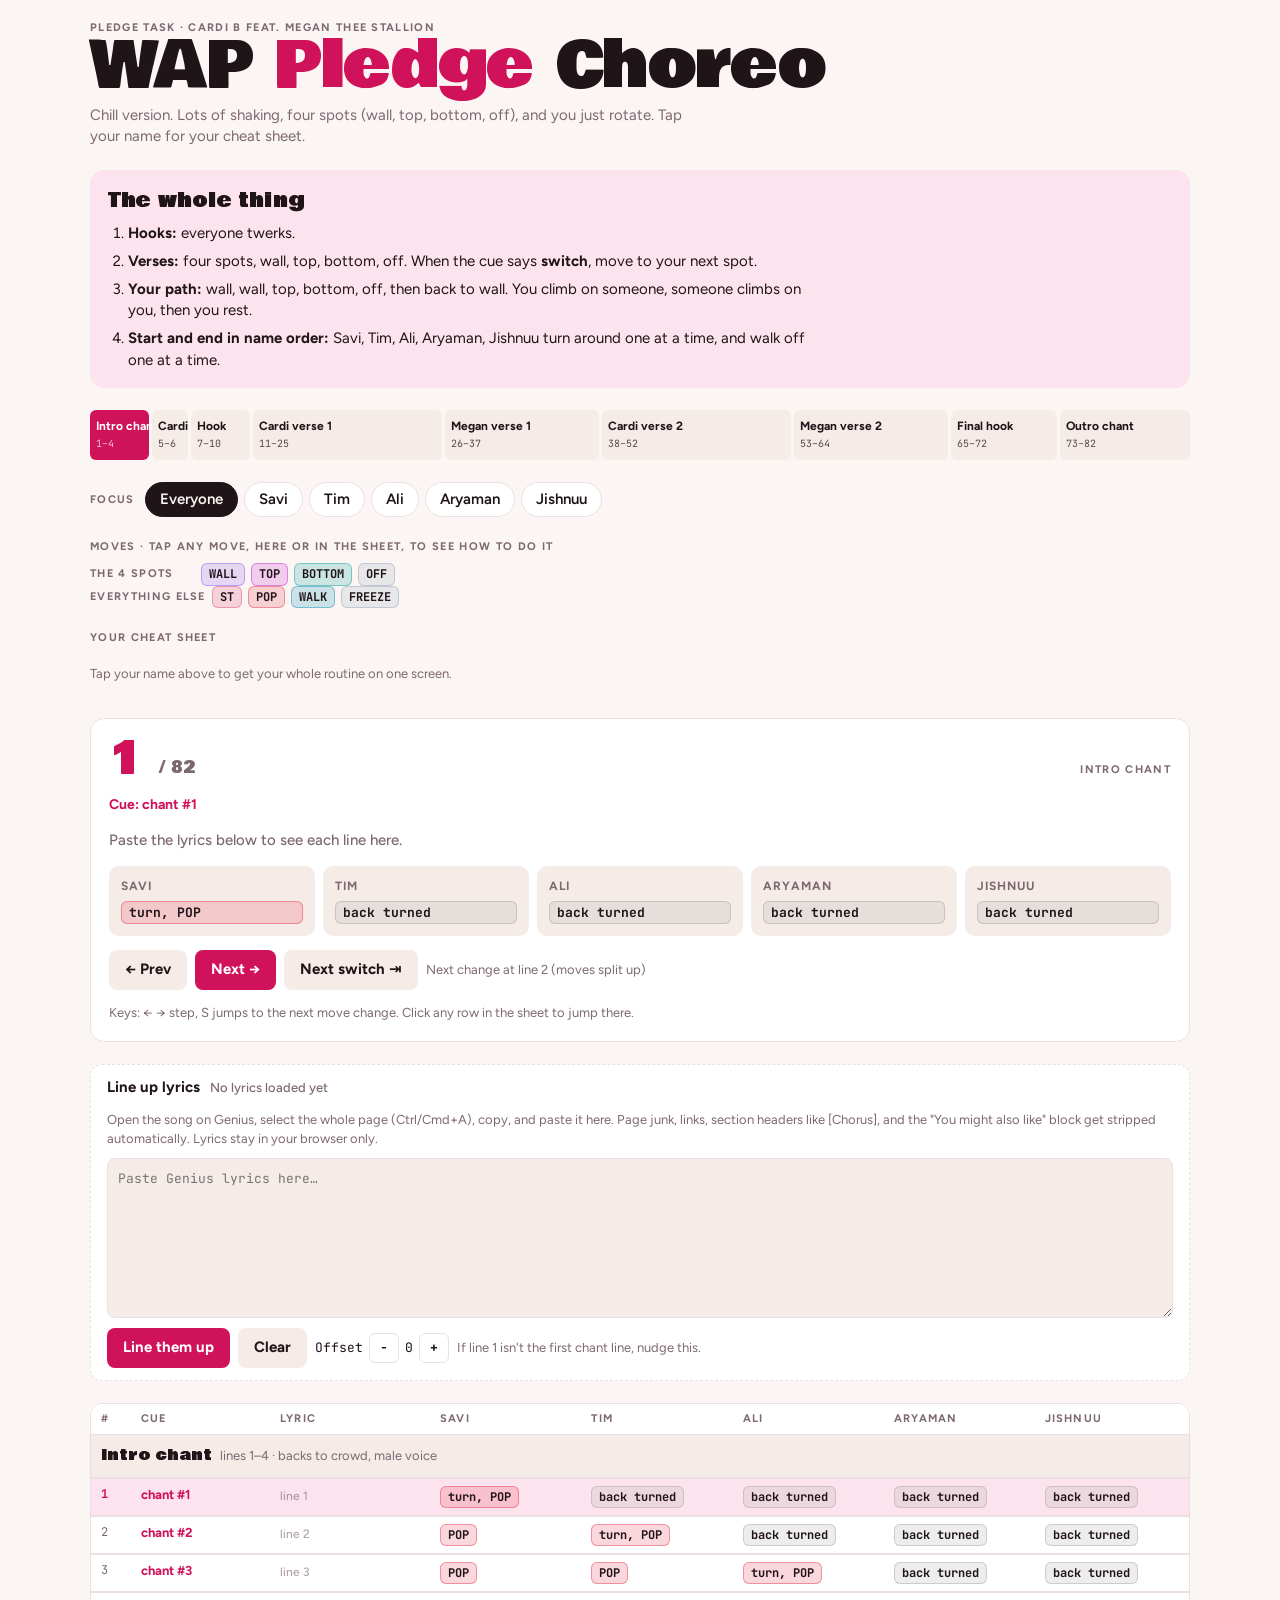
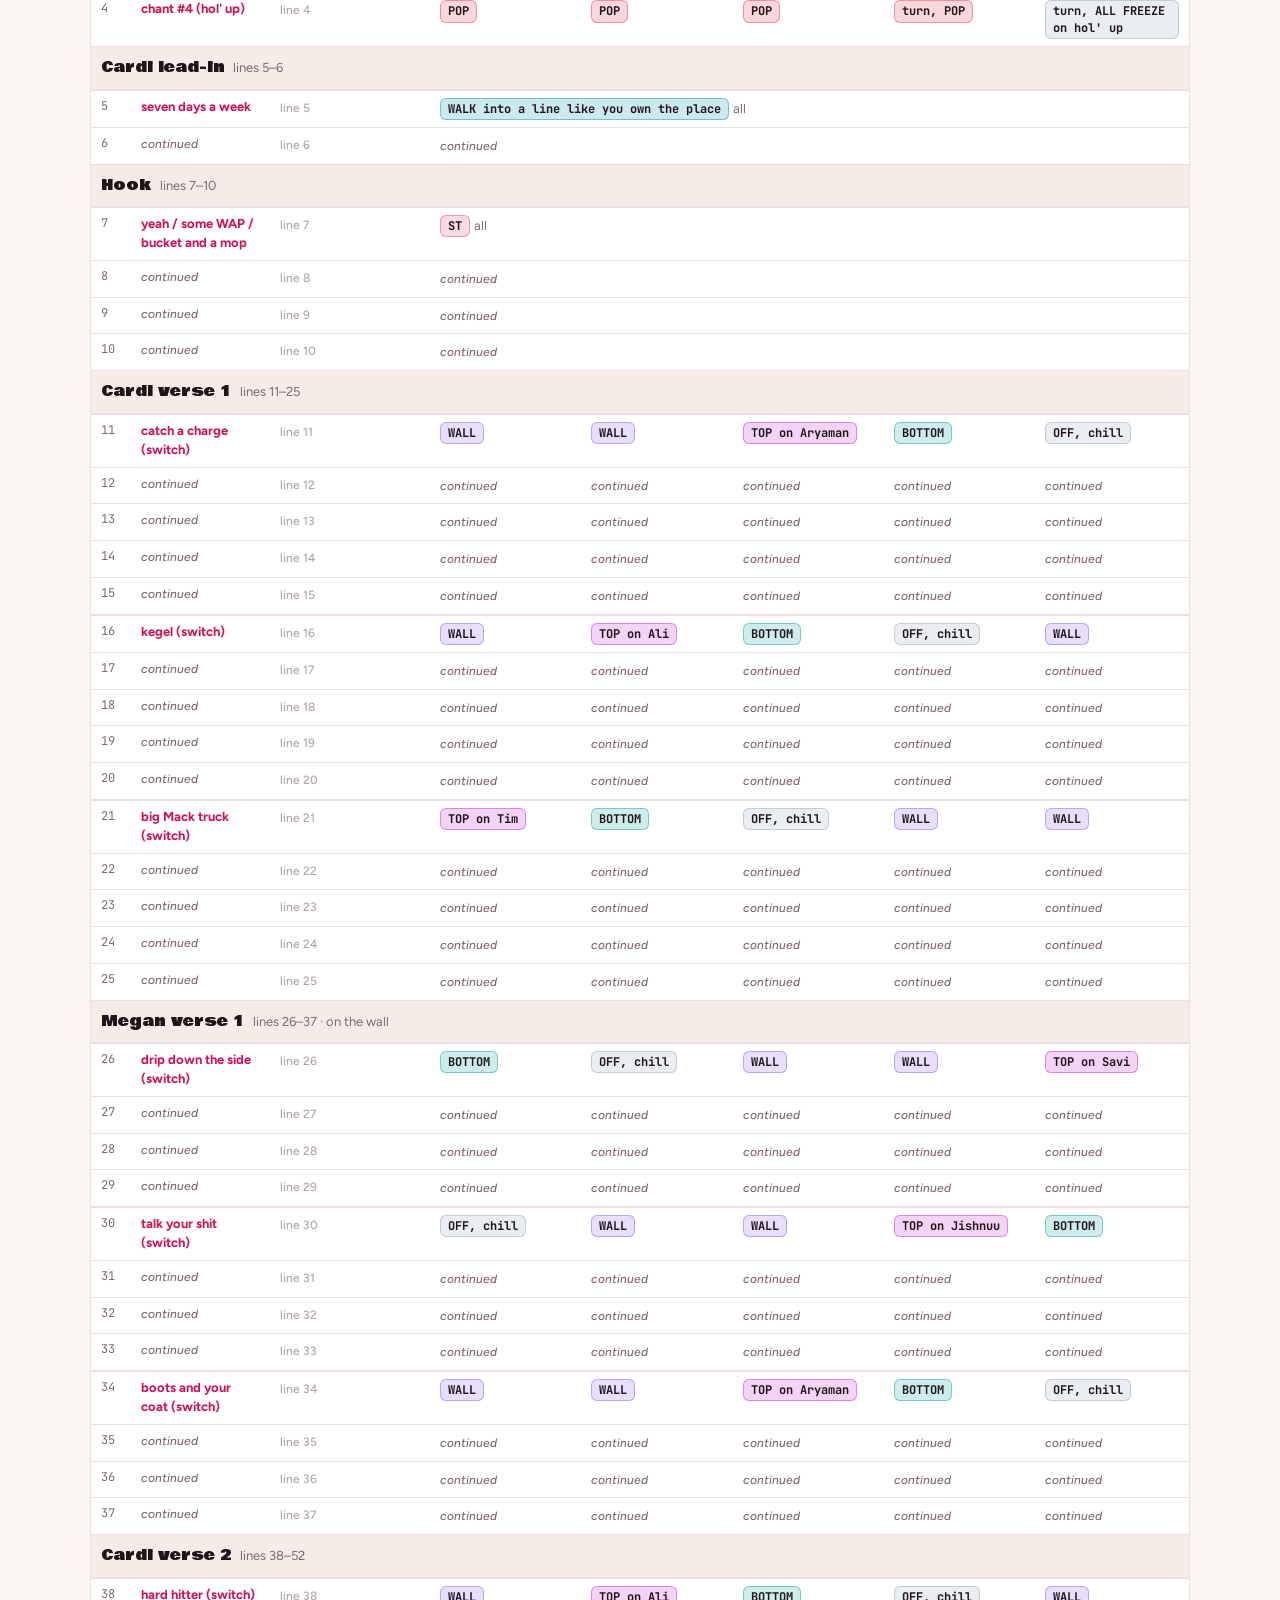
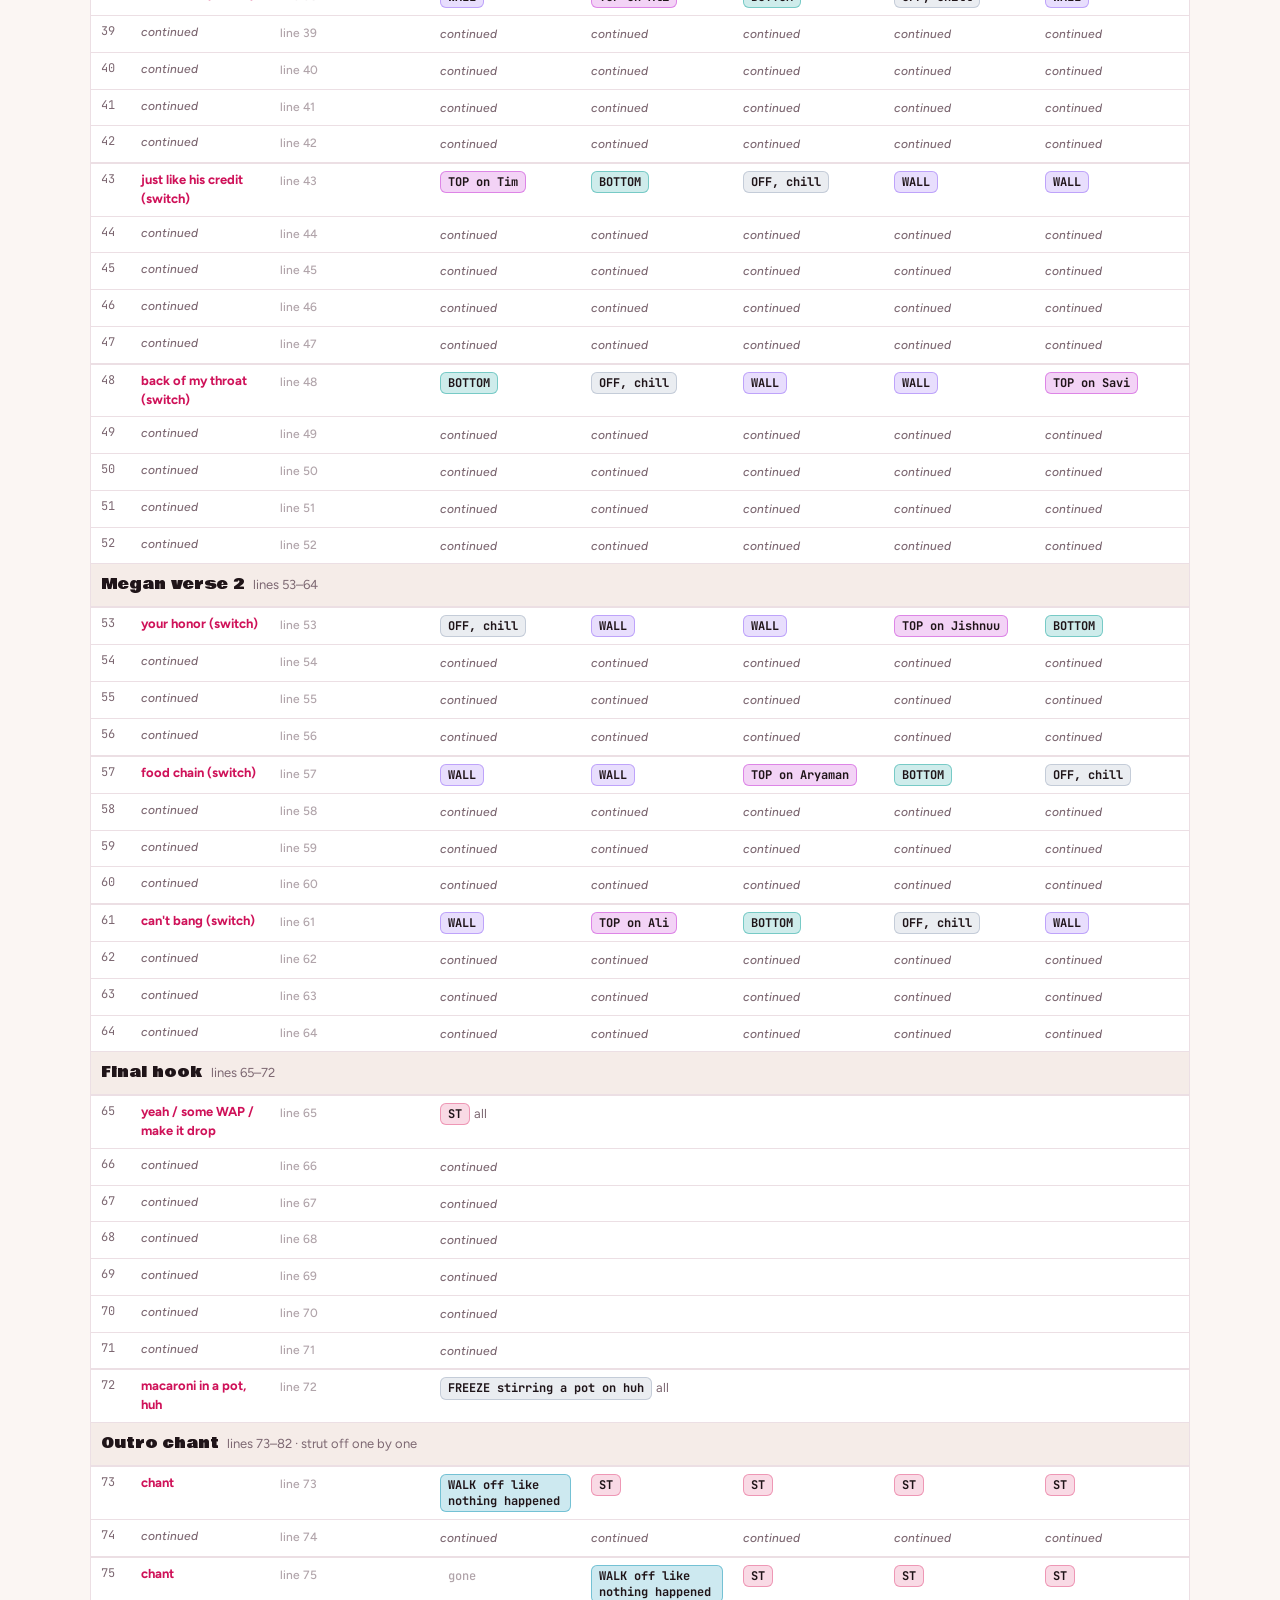
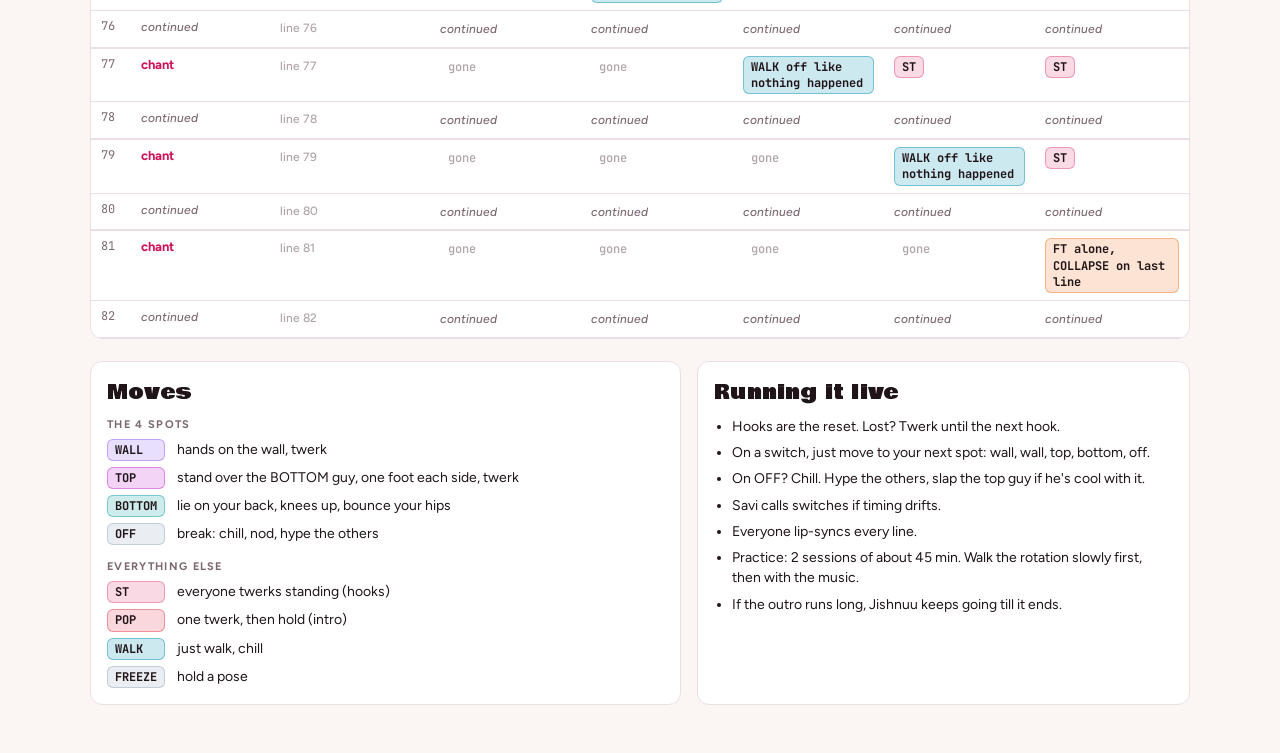
<file: wap/index.html>
<!doctype html>
<html lang="en">
<head>
<meta charset="utf-8">
<meta name="viewport" content="width=device-width, initial-scale=1, viewport-fit=cover">
<style>body{margin:0}img{max-width:100%}[hidden]{display:none!important}</style>
<title>WAP Pledge Choreo</title>
<link rel="preconnect" href="https://fonts.googleapis.com">
<link rel="preconnect" href="https://fonts.gstatic.com" crossorigin>
<link rel="stylesheet" href="https://fonts.googleapis.com/css2?family=Bowlby+One&family=Figtree:wght@400;500;600;700&family=JetBrains+Mono:wght@500;700&display=swap">
<style>
:root{
  --bg:#fbf6f3; --surface:#ffffff; --sunk:#f5ece8; --ink:#1f1418; --muted:#7d6872; --line:#ecdfe4;
  --accent:#cf1259; --accent-ink:#ffffff; --accent-soft:#fde3ed;
  --m-ST:#e0457b; --m-SQUAT:#c2185b; --m-SIDE:#ec6aa0; --m-POP:#e53950; --m-WIND:#d63384; --m-JIGGLE:#f0748f; --m-KNEE:#f59e0b; --m-BACKUP:#a855f7; --m-HYPE:#3b82f6; --m-TOP:#c026d3; --m-BOTTOM:#0e9f9a; --m-WALL:#8b5cf6; --m-OFF:#94a3b8; --m-WALK:#0891b2; --m-HOVER:#6366f1; --m-SLAP:#f97316; --m-CATCH:#0369a1; --m-STAND:#94a3b8; --m-STEP:#0891b2; --m-ROLL:#6366f1; --m-SHIMMY:#65a30d; --m-FT:#ee7424; --m-WT:#8b5cf6; --m-BRACE:#64748b; --m-BASE:#0e9f9a;
  --m-OVER:#c026d3; --m-DROP:#c99712; --m-STRUT:#2563eb; --m-SOLO:#16a34a; --m-FREEZE:#94a3b8; --m-POSE:#b45309; --m-MOP:#db2777;
  --m-BACK:#a3a3a3; --m-GONE:transparent;
  --display:"Bowlby One","Arial Black",Impact,sans-serif;
  --body:"Figtree",system-ui,-apple-system,"Segoe UI",sans-serif;
  --mono:"JetBrains Mono",ui-monospace,Menlo,Consolas,monospace;
}
@media (prefers-color-scheme: dark){
  :root:not([data-theme="light"]){
    --bg:#140e11; --surface:#1e161a; --sunk:#191215; --ink:#f7eef2; --muted:#a8929c; --line:#34262d;
    --accent:#ff4d8a; --accent-ink:#1a0710; --accent-soft:#3b1526;
  }
}
:root[data-theme="dark"]{
  --bg:#140e11; --surface:#1e161a; --sunk:#191215; --ink:#f7eef2; --muted:#a8929c; --line:#34262d;
  --accent:#ff4d8a; --accent-ink:#1a0710; --accent-soft:#3b1526;
}
*{box-sizing:border-box}
body{background:var(--bg);color:var(--ink);font-family:var(--body);font-size:15px;line-height:1.45;padding-inline:16px;padding-block:20px 48px}
.wrap{max-width:1100px;margin:0 auto;display:flex;flex-direction:column;gap:22px}
h1{font-family:var(--display);font-weight:400;font-size:clamp(34px,7vw,64px);line-height:.95;margin:0;letter-spacing:-.01em;text-wrap:balance}
h1 em{font-style:normal;color:var(--accent)}
h2{font-family:var(--display);font-weight:400;font-size:20px;margin:0;letter-spacing:.01em}
.sub{color:var(--muted);margin:8px 0 0;max-width:62ch}
.label{font-size:11px;text-transform:uppercase;letter-spacing:.12em;color:var(--muted);font-weight:700}
button{font:inherit;cursor:pointer}
button:focus-visible,textarea:focus-visible,[tabindex]:focus-visible{outline:2px solid var(--accent);outline-offset:2px}

/* song map */
.map{display:flex;gap:3px;width:100%}
.map button{border:0;background:var(--sunk);color:var(--ink);padding:8px 6px;border-radius:6px;text-align:left;min-width:0;flex-basis:0;display:flex;flex-direction:column;gap:2px;transition:background .15s}
.map button:hover{background:var(--accent-soft)}
.map button.on{background:var(--accent);color:var(--accent-ink)}
.map b{font-size:12px;white-space:nowrap;overflow:hidden;text-overflow:ellipsis}
.map span{font-family:var(--mono);font-size:10px;opacity:.75}
@media (max-width:640px){.map{flex-wrap:wrap}.map button{flex:1 1 30%!important}}

/* dancer picker */
.picker{display:flex;flex-wrap:wrap;gap:6px;align-items:center}
.picker button{border:1.5px solid var(--line);background:var(--surface);color:var(--ink);padding:6px 14px;border-radius:999px;font-weight:600}
.picker button[aria-pressed="true"]{background:var(--ink);color:var(--bg);border-color:var(--ink)}

/* rehearse */
.stage{background:var(--surface);border:1px solid var(--line);border-radius:14px;padding:18px;display:flex;flex-direction:column;gap:14px}
.stage-top{display:flex;justify-content:space-between;align-items:baseline;gap:12px;flex-wrap:wrap}
.lnum{font-family:var(--display);font-size:44px;line-height:1;color:var(--accent);font-variant-numeric:tabular-nums}
.lnum small{font-size:16px;color:var(--muted)}
.lyric{font-size:clamp(18px,3vw,24px);font-weight:600;min-height:1.4em;text-wrap:balance}
.lyric.empty{color:var(--muted);font-weight:500;font-size:15px}
.cards{display:grid;grid-template-columns:repeat(5,1fr);gap:8px}
@media (max-width:720px){.cards{grid-template-columns:repeat(2,1fr)}.cards .card:last-child{grid-column:1/-1}}
.card{background:var(--sunk);border-radius:10px;padding:10px;display:flex;flex-direction:column;gap:6px;border:2px solid transparent}
.card.me{border-color:var(--accent);background:var(--accent-soft)}
.card .who{font-size:12px;font-weight:700;color:var(--muted);text-transform:uppercase;letter-spacing:.08em}
.card .mv{font-size:13px}
.controls{display:flex;gap:8px;flex-wrap:wrap;align-items:center}
.btn{border:0;border-radius:8px;padding:9px 16px;font-weight:700;background:var(--sunk);color:var(--ink)}
.btn.primary{background:var(--accent);color:var(--accent-ink)}
.hint{color:var(--muted);font-size:13px}

/* move chips */
.mv{display:inline-block;font-family:var(--mono);font-weight:700;font-size:12px;padding:3px 8px;border-radius:6px;
  background:color-mix(in oklab,var(--m) 20%,transparent);color:var(--ink);box-shadow:inset 0 0 0 1px color-mix(in oklab,var(--m) 45%,transparent);line-height:1.35}
.mv.gone{background:none;box-shadow:none;color:var(--muted);font-weight:500;opacity:.6}
button.mv{border:0;cursor:pointer;text-align:left}
button.mv:hover{background:color-mix(in oklab,var(--m) 34%,transparent)}
button.mv.on{box-shadow:inset 0 0 0 2px var(--m)}

/* rules */
.rules{background:var(--accent-soft);border-radius:14px;padding:16px 18px;display:flex;flex-direction:column;gap:8px}
.rules ol{margin:0;padding-left:20px;display:flex;flex-direction:column;gap:6px;font-size:15px;max-width:70ch}
.rules b{font-weight:700}

/* cheat sheet */
.cheat{display:flex;flex-direction:column;gap:6px}
.cs-row{display:flex;gap:10px;align-items:baseline;flex-wrap:wrap;padding:6px 0;border-bottom:1px solid var(--line)}
.cs-sec{font-weight:700;font-size:14px;min-width:11em}
.cs-sec small{font-family:var(--mono);font-weight:500;color:var(--muted);font-size:11px;margin-left:4px}
.cs-seq{display:flex;gap:4px;align-items:center;flex-wrap:wrap}
.cs-seq .arr{color:var(--muted);font-size:12px}

/* move key */
.key{display:flex;flex-direction:column;gap:8px}
.key-row{display:flex;flex-wrap:wrap;gap:6px;align-items:center}
.key-row .label{min-width:9.5em}
@media (max-width:640px){.key-row .label{min-width:0;width:100%}}

/* explain sheet */
.explain{position:fixed;left:0;right:0;bottom:0;z-index:10;display:flex;justify-content:center;padding:0 16px calc(16px + env(safe-area-inset-bottom,0px))}
.explain-card{width:100%;max-width:560px;background:var(--surface);border:1px solid var(--line);border-radius:14px;box-shadow:0 12px 40px rgba(0,0,0,.22);padding:16px 18px;display:flex;flex-direction:column;gap:8px}
.explain-top{display:flex;align-items:center;gap:10px}
.explain-top b{font-size:17px}
.explain-top .x{margin-left:auto;border:0;background:var(--sunk);color:var(--ink);width:32px;height:32px;border-radius:8px;font-size:18px;line-height:1}
.explain p{margin:0;font-size:15px;line-height:1.5;max-width:62ch}

/* lyrics loader */
details.loader{background:var(--surface);border:1px dashed var(--line);border-radius:12px;padding:12px 16px}
details.loader summary{cursor:pointer;font-weight:700;display:flex;gap:10px;align-items:center;flex-wrap:wrap}
details.loader summary .status{font-weight:500;color:var(--muted);font-size:13px}
.loader-body{display:flex;flex-direction:column;gap:10px;margin-top:12px}
textarea{width:100%;min-height:160px;resize:vertical;font:13px/1.5 var(--mono);background:var(--sunk);color:var(--ink);border:1px solid var(--line);border-radius:8px;padding:10px}
.offset{display:inline-flex;align-items:center;gap:6px;font-family:var(--mono);font-size:13px}
.offset button{width:30px;height:30px;border-radius:6px;border:1px solid var(--line);background:var(--surface);color:var(--ink);font-weight:700}

/* table */
.tablebox{overflow-x:auto;border:1px solid var(--line);border-radius:12px;background:var(--surface)}
table{border-collapse:collapse;width:100%;min-width:820px}
table.focus{min-width:0}
th,td{padding:7px 10px;text-align:left;vertical-align:top;border-bottom:1px solid var(--line)}
thead th{position:sticky;top:0;background:var(--surface);font-size:11px;text-transform:uppercase;letter-spacing:.1em;color:var(--muted);z-index:1}
td.n{font-family:var(--mono);font-size:12px;color:var(--muted);width:40px;font-variant-numeric:tabular-nums}
td.ly{font-size:14px;font-weight:700;max-width:280px;min-width:160px}
td.cue{font-size:13px;font-weight:700;color:var(--accent);min-width:120px;max-width:170px}
.cueline{font-size:14px;font-weight:700;color:var(--accent)}
td.ly .ph{color:var(--muted);opacity:.6;font-size:12px;font-weight:500}
tr.sec td{background:var(--sunk);padding:10px}
tr.sec .st{font-family:var(--display);font-size:15px}
tr.sec .sn{color:var(--muted);font-size:13px;margin-left:8px}
tr.row{cursor:pointer}
tr.row:hover td{background:color-mix(in oklab,var(--accent) 5%,transparent)}
tr.row.cur td{background:var(--accent-soft)}
tr.row.cur td.n{color:var(--accent);font-weight:700}
tr.start td{border-top:2px solid var(--line)}
td .ditto{color:var(--muted);font-size:12px;font-style:italic;font-weight:500}
th.me,td.me{background:color-mix(in oklab,var(--accent) 7%,transparent)}
.note{display:block;color:var(--muted);font-size:12px;margin-top:3px;font-style:italic}

/* legend + notes */
.two{display:grid;grid-template-columns:1.2fr 1fr;gap:16px}
@media (max-width:760px){.two{grid-template-columns:1fr}}
.panel{background:var(--surface);border:1px solid var(--line);border-radius:12px;padding:16px;display:flex;flex-direction:column;gap:10px}
.legend{display:grid;grid-template-columns:auto 1fr;gap:6px 12px;align-items:center;font-size:14px}
.lg-h{grid-column:1/-1;margin-top:8px}
.lg-h:first-child{margin-top:0}
ul.tips{margin:0;padding-left:18px;display:flex;flex-direction:column;gap:6px;font-size:14px}
@media (prefers-reduced-motion:reduce){*{transition:none!important;scroll-behavior:auto!important}}
</style>

</head>
<body>
<div class="wrap">
  <header>
    <div class="label">Pledge task · Cardi B feat. Megan Thee Stallion</div>
    <h1>WAP <em>Pledge</em> Choreo</h1>
    <p class="sub">Chill version. Lots of shaking, four spots (wall, top, bottom, off), and you just rotate. Tap your name for your cheat sheet.</p>
  </header>

  <section class="rules" aria-label="The whole routine">
    <h2>The whole thing</h2>
    <ol>
      <li><b>Hooks:</b> everyone twerks.</li>
      <li><b>Verses:</b> four spots, wall, top, bottom, off. When the cue says <b>switch</b>, move to your next spot.</li>
      <li><b>Your path:</b> wall, wall, top, bottom, off, then back to wall. You climb on someone, someone climbs on you, then you rest.</li>
      <li><b>Start and end in name order:</b> Savi, Tim, Ali, Aryaman, Jishnuu turn around one at a time, and walk off one at a time.</li>
    </ol>
  </section>

  <nav class="map" id="map" aria-label="Song map"></nav>

  <div class="picker" id="picker" role="group" aria-label="Whose moves to focus"></div>

  <section class="key" aria-label="Move key">
    <div class="label">Moves · tap any move, here or in the sheet, to see how to do it</div>
    <div id="key"></div>
  </section>

  <section class="cheat" aria-label="Your cheat sheet">
    <div class="label" id="cheat-title">Your cheat sheet</div>
    <div id="cheat"></div>
  </section>

  <section class="stage" aria-label="Rehearse">
    <div class="stage-top">
      <div class="lnum" id="lnum">1 <small>/ 82</small></div>
      <div class="label" id="lsec">Intro chant</div>
    </div>
    <div class="cueline" id="cue"></div>
    <div class="lyric empty" id="lyric">Paste the lyrics below to see each line here.</div>
    <div class="cards" id="cards"></div>
    <div class="controls">
      <button class="btn" id="prev">← Prev</button>
      <button class="btn primary" id="next">Next →</button>
      <button class="btn" id="jump">Next switch ⇥</button>
      <span class="hint" id="nexthint"></span>
    </div>
    <div class="hint">Keys: ← → step, S jumps to the next move change. Click any row in the sheet to jump there.</div>
  </section>

  <details class="loader" id="loader">
    <summary>Line up lyrics <span class="status" id="lstatus">No lyrics loaded yet</span></summary>
    <div class="loader-body">
      <div class="hint">Open the song on Genius, select the whole page (Ctrl/Cmd+A), copy, and paste it here. Page junk, links, section headers like [Chorus], and the "You might also like" block get stripped automatically. Lyrics stay in your browser only.</div>
      <textarea id="paste" placeholder="Paste Genius lyrics here…"></textarea>
      <div class="controls">
        <button class="btn primary" id="apply">Line them up</button>
        <button class="btn" id="clear">Clear</button>
        <span class="offset">Offset
          <button id="offm" aria-label="Shift lyrics up">−</button>
          <span id="offv">0</span>
          <button id="offp" aria-label="Shift lyrics down">+</button>
        </span>
        <span class="hint">If line 1 isn't the first chant line, nudge this.</span>
      </div>
    </div>
  </details>

  <section aria-label="Full sheet">
    <div class="tablebox"><table id="sheet"></table></div>
  </section>

  <div class="two">
    <section class="panel">
      <h2>Moves</h2>
      <div class="legend" id="legend"></div>
    </section>
    <section class="panel">
      <h2>Running it live</h2>
      <ul class="tips">
        <li>Hooks are the reset. Lost? Twerk until the next hook.</li>
        <li>On a switch, just move to your next spot: wall, wall, top, bottom, off.</li>
        <li>On OFF? Chill. Hype the others, slap the top guy if he's cool with it.</li>
        <li>Savi calls switches if timing drifts.</li>
        <li>Everyone lip-syncs every line.</li>
        <li>Practice: 2 sessions of about 45 min. Walk the rotation slowly first, then with the music.</li>
        <li>If the outro runs long, Jishnuu keeps going till it ends.</li>
      </ul>
    </section>
  </div>
</div>

<div class="explain" id="explain" hidden role="dialog" aria-label="How to do this move">
  <div class="explain-card">
    <div class="explain-top"><span id="ex-chip"></span><b id="ex-name"></b><button type="button" class="x" id="ex-close" aria-label="Close">×</button></div>
    <p id="ex-how"></p>
  </div>
</div>

<script>
const D =["Savi","Tim","Ali","Aryaman","Jishnuu"];
const TOTAL = 82;
const SECTIONS = [
  [1,4,"Intro chant","backs to crowd, male voice"],
  [5,6,"Cardi lead-in",""],
  [7,10,"Hook",""],
  [11,25,"Cardi verse 1",""],
  [26,37,"Megan verse 1","on the wall"],
  [38,52,"Cardi verse 2",""],
  [53,64,"Megan verse 2",""],
  [65,72,"Final hook",""],
  [73,82,"Outro chant","strut off one by one"]
];
const PLAN = [
  [1, 1, "chant #1", ["turn, POP", "back turned", "back turned", "back turned", "back turned"]],
  [2, 2, "chant #2", ["POP", "turn, POP", "back turned", "back turned", "back turned"]],
  [3, 3, "chant #3", ["POP", "POP", "turn, POP", "back turned", "back turned"]],
  [4, 4, "chant #4 (hol' up)", ["POP", "POP", "POP", "turn, POP", "turn, ALL FREEZE on hol' up"]],
  [5, 6, "seven days a week", "WALK into a line like you own the place"],
  [7, 10, "yeah / some WAP / bucket and a mop", "ST"],
  [11, 15, "catch a charge (switch)", ["WALL", "WALL", "TOP on Aryaman", "BOTTOM", "OFF, chill"]],
  [16, 20, "kegel (switch)", ["WALL", "TOP on Ali", "BOTTOM", "OFF, chill", "WALL"]],
  [21, 25, "big Mack truck (switch)", ["TOP on Tim", "BOTTOM", "OFF, chill", "WALL", "WALL"]],
  [26, 29, "drip down the side (switch)", ["BOTTOM", "OFF, chill", "WALL", "WALL", "TOP on Savi"]],
  [30, 33, "talk your shit (switch)", ["OFF, chill", "WALL", "WALL", "TOP on Jishnuu", "BOTTOM"]],
  [34, 37, "boots and your coat (switch)", ["WALL", "WALL", "TOP on Aryaman", "BOTTOM", "OFF, chill"]],
  [38, 42, "hard hitter (switch)", ["WALL", "TOP on Ali", "BOTTOM", "OFF, chill", "WALL"]],
  [43, 47, "just like his credit (switch)", ["TOP on Tim", "BOTTOM", "OFF, chill", "WALL", "WALL"]],
  [48, 52, "back of my throat (switch)", ["BOTTOM", "OFF, chill", "WALL", "WALL", "TOP on Savi"]],
  [53, 56, "your honor (switch)", ["OFF, chill", "WALL", "WALL", "TOP on Jishnuu", "BOTTOM"]],
  [57, 60, "food chain (switch)", ["WALL", "WALL", "TOP on Aryaman", "BOTTOM", "OFF, chill"]],
  [61, 64, "can't bang (switch)", ["WALL", "TOP on Ali", "BOTTOM", "OFF, chill", "WALL"]],
  [65, 71, "yeah / some WAP / make it drop", "ST"],
  [72, 72, "macaroni in a pot, huh", "FREEZE stirring a pot on huh"],
  [73, 74, "chant", ["WALK off like nothing happened", "ST", "ST", "ST", "ST"]],
  [75, 76, "chant", ["gone", "WALK off like nothing happened", "ST", "ST", "ST"]],
  [77, 78, "chant", ["gone", "gone", "WALK off like nothing happened", "ST", "ST"]],
  [79, 80, "chant", ["gone", "gone", "gone", "WALK off like nothing happened", "ST"]],
  [81, 82, "chant", ["gone", "gone", "gone", "gone", "FT alone, COLLAPSE on last line"]]
];
const LEGEND = [
  ["The 4 spots", [
    ["WALL","hands on the wall, twerk"],
    ["TOP","stand over the BOTTOM guy, one foot each side, twerk"],
    ["BOTTOM","lie on your back, knees up, bounce your hips"],
    ["OFF","break: chill, nod, hype the others"]
  ]],
  ["Everything else", [
    ["ST","everyone twerks standing (hooks)"],
    ["POP","one twerk, then hold (intro)"],
    ["WALK","just walk, chill"],
    ["FREEZE","hold a pose"]
  ]]
];

const lines = [];
for (const [a,b,cue,m,note] of PLAN) {
  const all = typeof m === "string";
  for (let n=a; n<=b; n++) lines[n] = {n, cue, all, moves: all ? D.map(()=>m) : m, text: all ? m : null, start: n===a, a, b, note: note||""};
}
const secOf = n => SECTIONS.find(s => n>=s[0] && n<=s[1]);

function code(t){
  if (/^gone$/i.test(t)) return "GONE";
  if (/back turned/i.test(t)) return "BACK";
  const m = t.match(/\b(WALK|WALL|TOP|BOTTOM|OFF|HYPE|POP|ST|FT|WT|BASE|OVER|SOLO|FREEZE)\b/);
  if (m) return m[1];
  if (/pop up/i.test(t)) return "ST";
  return "FREEZE";
}
const esc = s => s.replace(/[&<>"]/g, c => ({"&":"&amp;","<":"&lt;",">":"&gt;",'"':"&quot;"}[c]));
const chip = t => { const c = code(t); return `<button type="button" class="mv${c==="GONE"?" gone":""}" data-code="${c}" style="--m:var(--m-${c})">${esc(t)}</button>`; };

const HOW = {
  WALL: ["Wall", "Face the wall, hands on it, lean in, and twerk. Easiest spot."],
  TOP: ["Top", "Someone's on BOTTOM. Stand over him with one foot on each side of his hips, squat a little, and twerk. Don't sit or stand on him."],
  BOTTOM: ["Bottom", "Lie on your back, knees bent, feet flat. Lift your hips and bounce them while the TOP guy twerks over you."],
  OFF: ["Off", "Your break. Chill, nod along, hype whoever's twerking, slap the TOP guy if he's cool with it. No dancing."],
  ST: ["Standing twerk (nonstop)", "Feet wider than your shoulders, bend your knees, hands on your knees, and twerk nonstop to the beat. Don't stop till the next switch."],
  SQUAT: ["Low twerk", "Same as a standing twerk, but sit lower like you're about to sit in a chair. Smaller, faster bounces."],
  SIDE: ["Side twerk", "Turn sideways so your shoulder points at the crowd, then do a regular standing twerk. The crowd sees it from the side."],
  POP: ["One twerk", "Same stance as ST, but just one twerk on the beat, then hold still. Next beat, one more. One twerk, hold, one twerk, hold."],
  FT: ["Floor twerk", "Get on your hands and knees and bounce your butt up and down."],
  SOLO: ["Solo", "Your moment. Get out front and shake it however you want while everyone hypes you. Dumber is better."],
  WT: ["Wall twerk", "Everyone faces the wall. Hands on the wall, lean in, and twerk."],
  OVER: ["Over", "The BASE guy is on his back. Stand with one foot on each side of his hips, squat a little, and twerk over him. Don't sit or stand on him."],
  BASE: ["Base", "Lie on your back, knees bent, feet flat on the floor. Lift your hips and bounce them. The OVER guys twerk above you."],
  WALK: ["Walk", "Just walk, slow and chill, like you're browsing a store. No dancing at all."],
  HOVER: ["Hover", "Someone is floor twerking. Stand over him with one foot on each side and bounce or jump in place. Never step on him."],
  SLAP: ["Slap", "Walk up and slap the twerker's butt on the beat. Light, for the bit, not a real hit."],
  CATCH: ["Catch", "Stand still while someone twerks on you. React big: shocked face, hands up, look at the crowd."],
  HYPE: ["Hype", "Not twerking, so mess around whoever is. Point, yell, fan yourself, throw fake money, slap a butt, walk circles around the pile, hover over it. Anything but dancing."],
  STAND: ["Stand", "Just stand there. Arms crossed, nod slowly like you've seen better."],
  BRACE: ["Brace", "Bend over with your hands on your knees and stay still and solid, so someone can twerk on you."],
  FREEZE: ["Freeze", "Stop and hold a pose, any pose. Don't move until the next switch."],
  BACK: ["Back turned", "Stand facing away from the crowd and don't move until it's your turn to turn around."],
  GONE: ["Gone", "You've walked off. Stay off stage until the song ends."]
};

const store = {
  get(k,d){ try { const v = localStorage.getItem("wap:"+k); return v===null ? d : JSON.parse(v); } catch(e){ return d; } },
  set(k,v){ try { localStorage.setItem("wap:"+k, JSON.stringify(v)); } catch(e){} }
};

let me = store.get("me", null);
let cur = store.get("cur", 1);
let lyrics = store.get("lyrics", []);
let offset = store.get("offset", 0);
if (!(cur>=1 && cur<=TOTAL)) cur = 1;

const lyricFor = n => { const v = lyrics[n-1+offset]; return v===undefined ? null : v; };

function parseLyrics(txt){
  const raw = txt.split(/\r?\n/).map(s => s.replace(/\[([^\]]*)\]\([^)]*\)/g, "$1").trim());
  const isHeader = s => /^\[[^\]]*\]$/.test(s);
  const first = raw.findIndex(s => /^\[(Intro|Verse|Chorus|Hook|Pre-Chorus|Refrain|Bridge|Outro|Part)\b[^\]]*\]$/i.test(s));
  const out = [];
  let skipping = false;
  for (let i = first < 0 ? 0 : first; i < raw.length; i++){
    let s = raw[i];
    if (/^\d*\s*Embed$/i.test(s)) break;
    if (/^You might also like/i.test(s)){
      skipping = true;
      s = s.replace(/^You might also like/i, "").trim();
      if (!s) continue;
    }
    if (isHeader(s)){ skipping = false; continue; }
    if (skipping || !s) continue;
    if (first < 0 && (/Contributors?/i.test(s) || /^(Translations|Read More)/i.test(s) || /Lyrics$/i.test(s))) continue;
    out.push(s);
  }
  return out;
}

/* song map */
const map = document.getElementById("map");
map.innerHTML = SECTIONS.map((s,i)=>`<button data-i="${i}" style="flex-grow:${s[1]-s[0]+1}"><b>${s[2]}</b><span>${s[0]}–${s[1]}</span></button>`).join("");
map.addEventListener("click", e => { const b = e.target.closest("button"); if (!b) return; go(SECTIONS[+b.dataset.i][0], true); });

/* picker */
const picker = document.getElementById("picker");
picker.innerHTML = `<span class="label" style="margin-right:4px">Focus</span>` + ["Everyone",...D].map(d=>`<button data-d="${d}">${d}</button>`).join("");
picker.addEventListener("click", e => {
  const b = e.target.closest("button"); if (!b) return;
  me = b.dataset.d === "Everyone" ? null : b.dataset.d;
  store.set("me", me); renderPicker(); renderSheet(); renderStage(); renderCheat();
});
function renderPicker(){
  picker.querySelectorAll("button").forEach(b => b.setAttribute("aria-pressed", String((b.dataset.d==="Everyone" && !me) || b.dataset.d===me)));
}

/* legend */
document.getElementById("legend").innerHTML = LEGEND.map(([g,items]) => `<span class="label lg-h">${g}</span>` + items.map(([c,d]) => `${chip(c)}<span>${esc(d)}</span>`).join("")).join("");
function renderCheat(){
  const el = document.getElementById("cheat");
  document.getElementById("cheat-title").textContent = me ? `${me}'s cheat sheet` : "Your cheat sheet";
  if (!me){ el.innerHTML = `<p class="hint">Tap your name above to get your whole routine on one screen.</p>`; return; }
  const i = D.indexOf(me);
  el.innerHTML = SECTIONS.map(sec => {
    const seq = [];
    for (let n = sec[0]; n <= sec[1]; n++){ const c = code(lines[n].moves[i]); if (seq[seq.length-1] !== c) seq.push(c); }
    const label = c => c === "BACK" ? "back turned" : c === "GONE" ? "gone" : c;
    return `<div class="cs-row"><span class="cs-sec">${sec[2]}<small>${sec[0]}–${sec[1]}</small></span><span class="cs-seq">${seq.map(c => chip(label(c))).join('<span class="arr">→</span>')}</span></div>`;
  }).join("");
}
document.getElementById("key").innerHTML = LEGEND.map(([g,items]) => `<div class="key-row"><span class="label">${g}</span>${items.map(([c]) => chip(c)).join("")}</div>`).join("");

/* tap a move to see how to do it */
const explain = document.getElementById("explain");
let openCode = null;
function markOn(c){
  document.querySelectorAll("button.mv.on").forEach(b => b.classList.remove("on"));
  if (c) document.querySelectorAll(`button.mv[data-code="${c}"]`).forEach(b => b.classList.add("on"));
}
function hideHow(){ explain.hidden = true; openCode = null; markOn(null); }
function showHow(c){
  const h = HOW[c]; if (!h) return;
  if (openCode === c && !explain.hidden){ hideHow(); return; }
  openCode = c;
  document.getElementById("ex-chip").innerHTML = `<span class="mv" style="--m:var(--m-${c})">${c}</span>`;
  document.getElementById("ex-name").textContent = h[0];
  document.getElementById("ex-how").textContent = h[1];
  explain.hidden = false;
  markOn(c);
}
document.addEventListener("click", e => {
  const b = e.target.closest("button.mv[data-code]");
  if (b) showHow(b.dataset.code);
});
document.getElementById("ex-close").onclick = hideHow;
document.addEventListener("keydown", e => { if (e.key === "Escape") hideHow(); });

/* sheet */
const sheet = document.getElementById("sheet");
function renderSheet(){
  const focusIdx = me ? D.indexOf(me) : -1;
  const cols = focusIdx>=0 ? [focusIdx] : [0,1,2,3,4];
  sheet.className = focusIdx>=0 ? "focus" : "";
  let h = `<thead><tr><th>#</th><th>Cue</th><th>Lyric</th>${cols.map(i=>`<th>${D[i]}</th>`).join("")}</tr></thead><tbody>`;
  for (const s of SECTIONS){
    h += `<tr class="sec"><td colspan="${3+cols.length}"><span class="st">${s[2]}</span><span class="sn">lines ${s[0]}–${s[1]}${s[3] ? " · "+s[3] : ""}</span></td></tr>`;
    for (let n=s[0]; n<=s[1]; n++){
      const L = lines[n], ly = lyricFor(n);
      const lyCell = ly ? esc(ly) : `<span class="ph">line ${n}</span>`;
      let cells;
      if (!L.start){
        cells = (L.all && cols.length>1) ? `<td colspan="${cols.length}"><span class="ditto">continued</span></td>` : cols.map(()=>`<td><span class="ditto">continued</span></td>`).join("");
      } else if (L.all && cols.length>1){
        cells = `<td colspan="${cols.length}">${chip(L.text)} <span class="hint">all</span>${L.note?`<span class="note">${esc(L.note)}</span>`:""}</td>`;
      } else {
        cells = cols.map((i,k) => `<td>${chip(L.moves[i])}${L.note && k===0 ? `<span class="note">${esc(L.note)}</span>` : ""}</td>`).join("");
      }
      h += `<tr class="row${L.start?" start":""}${n===cur?" cur":""}" data-n="${n}"><td class="n">${n}</td><td class="cue">${L.start ? esc(L.cue) : `<span class="ditto">continued</span>`}</td><td class="ly">${lyCell}</td>${cells}</tr>`;
    }
  }
  sheet.innerHTML = h + "</tbody>";
}
sheet.addEventListener("click", e => { const r = e.target.closest("tr.row"); if (r) go(+r.dataset.n, false); });

/* stage */
const $ = id => document.getElementById(id);
function nextSwitch(n){ for (let k=n+1; k<=TOTAL; k++) if (lines[k].start) return k; return null; }
function renderStage(){
  const L = lines[cur], s = secOf(cur), ly = lyricFor(cur);
  $("cue").textContent = "Cue: " + L.cue;
  $("lnum").innerHTML = `${cur} <small>/ ${TOTAL}</small>`;
  $("lsec").textContent = s[2] + (L.a!==L.b ? ` · move held lines ${L.a}–${L.b}` : "");
  const lyEl = $("lyric");
  if (ly){ lyEl.textContent = ly; lyEl.classList.remove("empty"); }
  else { lyEl.textContent = lyrics.length ? `No lyric at this line. Check the offset.` : "Paste the lyrics below to see each line here."; lyEl.classList.add("empty"); }
  $("cards").innerHTML = D.map((d,i)=>`<div class="card${d===me?" me":""}"><span class="who">${d}</span>${chip(L.moves[i])}</div>`).join("") ;
  const ns = nextSwitch(cur);
  if (ns){
    const nm = lines[ns];
    const tip = me ? `${me}: ${nm.moves[D.indexOf(me)]}` : (nm.all ? `all: ${nm.text}` : "moves split up");
    $("nexthint").textContent = `Next change at line ${ns} (${tip})`;
  } else $("nexthint").textContent = "Last move. Collapse with style.";
  $("prev").disabled = cur<=1; $("next").disabled = cur>=TOTAL;
  map.querySelectorAll("button").forEach((b,i)=>b.classList.toggle("on", SECTIONS[i]===s));
}
function go(n, scroll){
  cur = Math.max(1, Math.min(TOTAL, n)); store.set("cur", cur);
  sheet.querySelectorAll("tr.row.cur").forEach(r=>r.classList.remove("cur"));
  const row = sheet.querySelector(`tr.row[data-n="${cur}"]`);
  if (row){ row.classList.add("cur"); if (scroll) row.scrollIntoView({block:"nearest", behavior:"smooth"}); }
  renderStage();
}
$("prev").onclick = () => go(cur-1, true);
$("next").onclick = () => go(cur+1, true);
$("jump").onclick = () => { const ns = nextSwitch(cur); if (ns) go(ns, true); };
document.addEventListener("keydown", e => {
  if (e.target.matches("textarea, input")) return;
  if (e.key==="ArrowRight"){ e.preventDefault(); go(cur+1, true); }
  else if (e.key==="ArrowLeft"){ e.preventDefault(); go(cur-1, true); }
  else if (e.key==="s"||e.key==="S"){ const ns = nextSwitch(cur); if (ns) go(ns, true); }
});

/* lyrics loader */
function renderStatus(){
  const st = $("lstatus");
  $("offv").textContent = offset>0 ? "+"+offset : String(offset);
  if (!lyrics.length){ st.textContent = "No lyrics loaded yet"; return; }
  const usable = lyrics.length - offset;
  st.textContent = usable===TOTAL ? `${lyrics.length} lines loaded, matches all 82` :
    `${lyrics.length} lines loaded${offset?` (offset ${offset})`:""}, plan expects 82. Nudge the offset or check for stray lines.`;
}
$("apply").onclick = () => {
  const parsed = parseLyrics($("paste").value);
  if (!parsed.length){ $("lstatus").textContent = "Nothing usable found. Paste the full lyrics block from Genius."; return; }
  lyrics = parsed; offset = 0; store.set("lyrics", lyrics); store.set("offset", 0);
  renderStatus(); renderSheet(); renderStage();
};
$("clear").onclick = () => { lyrics = []; offset = 0; $("paste").value = ""; store.set("lyrics", []); store.set("offset", 0); renderStatus(); renderSheet(); renderStage(); };
$("offm").onclick = () => { offset--; store.set("offset", offset); renderStatus(); renderSheet(); renderStage(); };
$("offp").onclick = () => { offset++; store.set("offset", offset); renderStatus(); renderSheet(); renderStage(); };
if (lyrics.length) $("paste").value = lyrics.join("\n"); else $("loader").open = true;

renderPicker(); renderSheet(); renderStatus(); renderCheat(); go(cur, false);
</script>

</body>
</html>
</file>
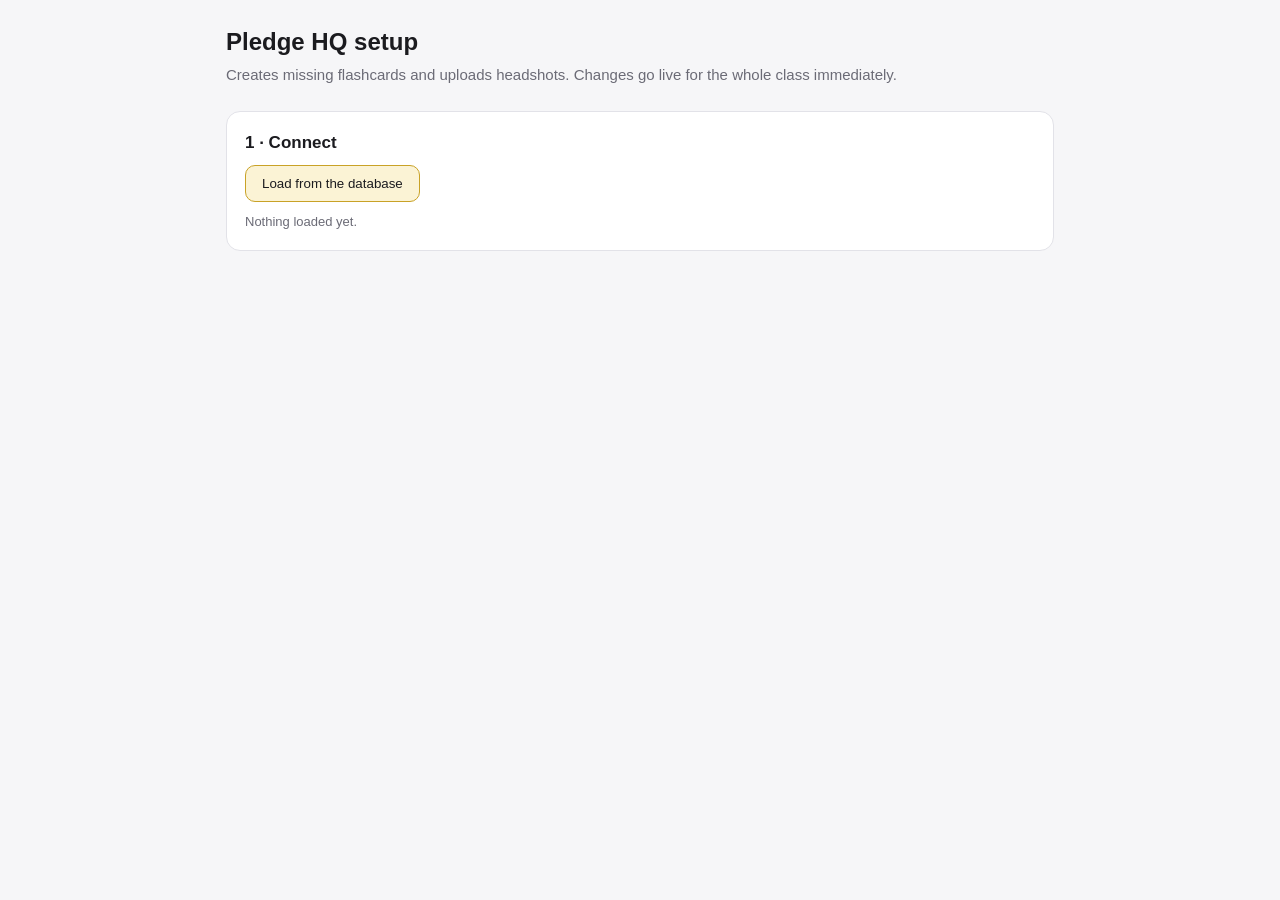
<file: tools/setup.html>
<!doctype html>
<html lang="en"><head><meta charset="utf-8"><meta name="viewport" content="width=device-width,initial-scale=1">
<title>Pledge HQ · setup</title>
<style>
  :root{--ink:#1b1b1f;--ink2:#6b6b76;--line:#e2e2e8;--panel:#fff;--bg:#f6f6f8;--gold:#C9A227;--gold2:#FBF3D5;--ok:#1f7a4d;--bad:#B23A3A}
  *{box-sizing:border-box}
  body{margin:0;background:var(--bg);color:var(--ink);font:15px/1.5 -apple-system,BlinkMacSystemFont,"Segoe UI",sans-serif}
  .wrap{max-width:860px;margin:0 auto;padding:24px 16px 80px}
  h1{font-size:24px;margin:0 0 4px} h2{font-size:17px;margin:0 0 10px}
  .sub{color:var(--ink2);margin:0 0 24px}
  .panel{background:var(--panel);border:1px solid var(--line);border-radius:14px;padding:18px;margin-bottom:18px}
  .btn{border:1px solid var(--line);background:var(--panel);color:var(--ink);border-radius:10px;padding:10px 16px;font:600 14px inherit;cursor:pointer}
  .btn.primary{background:var(--gold2);border-color:var(--gold)}
  .btn:disabled{opacity:.45;cursor:default}
  .note{color:var(--ink2);font-size:13px;margin-top:10px}
  .ok{color:var(--ok);font-weight:600} .bad{color:var(--bad);font-weight:600}
  ul.list{list-style:none;padding:0;margin:10px 0 0;max-height:260px;overflow:auto;border:1px solid var(--line);border-radius:10px}
  ul.list li{padding:7px 12px;border-bottom:1px solid var(--line);font-size:13px;display:flex;gap:10px;align-items:center}
  ul.list li:last-child{border-bottom:0}
  .cls{color:var(--ink2);flex:none;width:90px;font-size:12px}
  #drop{border:2px dashed var(--line);border-radius:12px;padding:34px 16px;text-align:center;color:var(--ink2);background:#fcfcfd}
  #drop.over{border-color:var(--gold);background:var(--gold2);color:var(--ink)}
  .grid{display:grid;grid-template-columns:repeat(auto-fill,minmax(168px,1fr));gap:12px;margin-top:14px}
  .b{border:1px solid var(--line);border-radius:10px;padding:10px;background:#fcfcfd;text-align:center}
  .b img,.b .ph{width:84px;height:84px;border-radius:9px;object-fit:cover;display:block;margin:0 auto 7px;background:var(--gold2);
    color:#4B2A7B;font-weight:700;font-size:26px;line-height:84px}
  .b .nm{font-size:13px;font-weight:600;line-height:1.25} .b .cl{font-size:11px;color:var(--ink2);margin-bottom:7px}
  .b.has{border-color:var(--ok)} .b input[type=file]{width:100%;font-size:11px}
  .hide{display:none}
  code{background:var(--gold2);padding:1px 5px;border-radius:4px;font-size:13px}
  ol{padding-left:20px} ol li{margin-bottom:6px}
</style>
</head><body><div class="wrap">

<h1>Pledge HQ setup</h1>
<p class="sub">Creates missing flashcards and uploads headshots. Changes go live for the whole class immediately.</p>

<div class="panel">
  <h2>1 · Connect</h2>
  <button class="btn primary" id="load">Load from the database</button>
  <div class="note" id="loadnote">Nothing loaded yet.</div>
</div>

<div class="panel hide" id="cardPanel">
  <h2>2 · Missing flashcards</h2>
  <div id="cardSummary"></div>
  <ul class="list" id="cardList"></ul>
  <p class="note">A brother who is VPPE of a younger class is filed under that class, so they get a second card under their own
     pledge class too — appearing in both decks and counting twice. Running this again creates nothing.</p>
  <p><button class="btn primary" id="makeCards">Create the cards</button></p>
</div>

<div class="panel hide" id="photoPanel">
  <h2>3 · Headshots</h2>
  <p class="note" style="margin-top:0">Save the headshots to a folder first — from LinkedIn, the chapter site, wherever you
     get them. Name each file after the brother (<code>Max Chen.jpg</code>) and I'll match them automatically. Anything that
     doesn't match, use the picker under their name.</p>
  <div id="drop">Drop headshot files here, or <label style="text-decoration:underline;cursor:pointer">choose files<input type="file" id="pick" accept="image/*" multiple class="hide"></label></div>
  <div id="matchnote" class="note"></div>
  <div class="grid" id="grid"></div>
  <p style="margin-top:16px"><button class="btn primary" id="upload" disabled>Upload headshots</button>
     <span class="note" id="upnote"></span></p>
</div>

<script>
const DB = 'https://pledge-675b2-default-rtdb.firebaseio.com';
const CLASSES = ['Beta Tau', 'Beta Sigma'];
const MAXDIM = 400, QUALITY = 0.82;

const norm = s => String(s || '').normalize('NFD').replace(/[̀-ͯ]/g, '')
  .toLowerCase().replace(/[^a-z0-9]+/g, ' ').trim();
const slug = s => norm(s).replace(/ /g, '-');
const shortName = full => { const w = full.split(/\s+/); return w.length < 3 ? full : w[0] + ' ' + w[w.length - 1]; };
const initials = n => n.split(/[\s-]+/).filter(Boolean).slice(0, 2).map(w => w[0].toUpperCase()).join('');
const $ = id => document.getElementById(id);
const getJSON = async p => (await fetch(`${DB}/${p}.json?_=${Date.now()}`, { cache: 'no-store' })).json();
const put = (p, body) => fetch(`${DB}/${p}.json`, { method: 'PUT', body: JSON.stringify(body) });

let SEED = null, cards = {}, havePhoto = new Set(), toMake = [], needPhoto = [], staged = new Map();

$('load').onclick = async () => {
  $('load').disabled = true; $('loadnote').textContent = 'Loading…';
  try {
    // the roll lives in the app page, so names here can never drift from the roll
    const html = await (await fetch('../index.html', { cache: 'no-store' })).text();
    SEED = JSON.parse(html.match(/<script id="seed"[^>]*>([\s\S]*?)<\/script>/)[1]);
    cards = (await getJSON('cards')) || {};
    havePhoto = new Set(Object.keys((await getJSON('photos?shallow=true')) || {}));
    buildPlan();
    $('loadnote').innerHTML = `<span class="ok">Connected.</span> ${Object.keys(cards).length} cards in the database, ${havePhoto.size} with a headshot.`;
    $('cardPanel').classList.remove('hide'); $('photoPanel').classList.remove('hide');
  } catch (e) {
    $('loadnote').innerHTML = `<span class="bad">Couldn't load: ${e.message}.</span> Make sure you opened this through the local address, not by double-clicking the file.`;
    $('load').disabled = false;
  }
};

function buildPlan() {
  const held = new Map();
  for (const c of Object.values(cards)) {
    for (const n of new Set([norm(c.full), norm(c.name)])) {
      if (!n) continue;
      if (!held.has(n)) held.set(n, []);
      held.get(n).push(c);
    }
  }
  toMake = [];
  for (const cls of CLASSES) {
    const r = (SEED.rolls || []).find(x => x.cls === cls); if (!r) continue;
    const roster = [{ full: r.vppe, role: 'VPPE' },
      ...r.members.map((m, i) => ({ full: m.replace(/^\*/, ''), role: `#${i + 1}` }))];
    for (const b of roster) {
      const mine = held.get(norm(b.full)) || [];
      if (mine.some(c => norm(c.cls) === norm(cls))) continue;
      toMake.push({ ...b, cls, copyFrom: mine[0] || null });
    }
  }
  $('cardSummary').innerHTML = toMake.length
    ? `<b>${toMake.length}</b> brother${toMake.length === 1 ? '' : 's'} in ${CLASSES.join(' and ')} ${toMake.length === 1 ? 'has' : 'have'} no flashcard.`
    : `<span class="ok">All ${CLASSES.join(' and ')} brothers already have flashcards.</span>`;
  $('cardList').innerHTML = toMake.map(b => `<li><span class="cls">${b.cls} ${b.role}</span><span>${shortName(b.full)}</span>`
    + (b.copyFrom ? `<span style="color:var(--ink2);font-size:12px">2nd card · also ${b.copyFrom.cls}</span>` : '') + `</li>`).join('');
  $('makeCards').disabled = !toMake.length;
  buildPhotoGrid();
}

$('makeCards').onclick = async () => {
  $('makeCards').disabled = true; $('cardSummary').textContent = 'Creating…';
  const maxOrder = Object.values(cards).reduce((m, c) => Math.max(m, c.order ?? -1), -1);
  let n = 0, pics = 0;
  for (const b of toMake) {
    // match the ids already in use: short name, with a vppe- prefix on the VPPE's card
    // ("abhinav-vallur", "vppe-benjamin-tausner"). A brother who holds both gets the
    // bare id for their own class and keeps the vppe- one for the class they serve.
    let photo = (b.role === 'VPPE' ? 'vppe-' : '') + slug(shortName(b.full));
    if (cards[photo]) photo = `${slug(shortName(b.full))}-${slug(b.cls)}`;
    const card = { photo, name: shortName(b.full), full: b.full, cls: b.cls, order: maxOrder + 1 + n, extra: {} };
    if (!(await put('cards/' + encodeURIComponent(photo), card)).ok) continue;
    cards[photo] = card; n++;
    // a card's id doubles as its headshot key, so a second card needs the photo copied over
    if (b.copyFrom && b.copyFrom.photo && havePhoto.has(b.copyFrom.photo)) {
      const src = await getJSON('photos/' + encodeURIComponent(b.copyFrom.photo));
      if (src) { await put('photos/' + encodeURIComponent(photo), src); havePhoto.add(photo); pics++; }
    }
  }
  await bump('version');
  if (pics) await bump('photosVersion');
  $('cardSummary').innerHTML = `<span class="ok">Created ${n} card${n === 1 ? '' : 's'}${pics ? `, copied ${pics} headshot${pics === 1 ? '' : 's'}` : ''}.</span> The class decks and the Tau / Sigma buttons appear after a reload of the app.`;
  $('cardList').innerHTML = ''; toMake = [];
  buildPhotoGrid();
};

async function bump(path) { const v = (await getJSON(path)) || 0; await put(path, (+v || 0) + 1); }

function buildPhotoGrid() {
  needPhoto = Object.values(cards)
    .filter(c => CLASSES.some(x => norm(c.cls) === norm(x)))
    .sort((a, b) => (a.cls || '').localeCompare(b.cls || '') || (a.order ?? 0) - (b.order ?? 0));
  $('grid').innerHTML = needPhoto.map((c, i) => {
    const has = havePhoto.has(c.photo);
    return `<div class="b ${has ? 'has' : ''}" data-i="${i}">
      <div class="ph" data-ph>${initials(c.name)}</div>
      <div class="nm">${c.name}</div><div class="cl">${c.cls}${has ? ' · has one' : ''}</div>
      <input type="file" accept="image/*" data-one="${i}"></div>`;
  }).join('');
  $('grid').querySelectorAll('[data-one]').forEach(inp => inp.onchange = async e => {
    const f = e.target.files[0]; if (f) await stage(needPhoto[+inp.dataset.one], f);
  });
  refreshUpload();
}

const drop = $('drop');
['dragenter', 'dragover'].forEach(ev => drop.addEventListener(ev, e => { e.preventDefault(); drop.classList.add('over'); }));
['dragleave', 'drop'].forEach(ev => drop.addEventListener(ev, e => { e.preventDefault(); drop.classList.remove('over'); }));
drop.addEventListener('drop', e => handleFiles([...e.dataTransfer.files]));
$('pick').onchange = e => handleFiles([...e.target.files]);

async function handleFiles(files) {
  const imgs = files.filter(f => /^image\//.test(f.type));
  const hit = [], miss = [];
  for (const f of imgs) {
    const base = norm(f.name.replace(/\.[a-z0-9]+$/i, ''));
    const c = needPhoto.find(c => norm(c.full) === base || norm(c.name) === base)
      || needPhoto.find(c => { const w = norm(c.full).split(' '); return base === `${w[0]} ${w[w.length - 1]}`; });
    if (c) { await stage(c, f); hit.push(f.name); } else miss.push(f.name);
  }
  $('matchnote').innerHTML = `Matched <b>${hit.length}</b> of ${imgs.length}.`
    + (miss.length ? ` Couldn't place: ${miss.map(m => `<code>${m}</code>`).join(' ')} — use the picker under the right name.` : '');
}

async function stage(card, file) {
  const uri = await shrink(file);
  staged.set(card.photo, uri);
  const i = needPhoto.indexOf(card);
  const box = $('grid').querySelector(`[data-i="${i}"]`);
  if (box) { box.classList.add('has'); box.querySelector('[data-ph]').outerHTML = `<img src="${uri}" alt="" data-ph>`; }
  refreshUpload();
}

// shrink before upload: the whole photo set is downloaded and cached by every phone that opens the app
function shrink(file) {
  return new Promise((res, rej) => {
    const img = new Image(), url = URL.createObjectURL(file);
    img.onload = () => {
      const s = Math.min(1, MAXDIM / Math.max(img.width, img.height));
      const cv = document.createElement('canvas');
      cv.width = Math.round(img.width * s); cv.height = Math.round(img.height * s);
      cv.getContext('2d').drawImage(img, 0, 0, cv.width, cv.height);
      URL.revokeObjectURL(url);
      res(cv.toDataURL('image/jpeg', QUALITY));
    };
    img.onerror = () => { URL.revokeObjectURL(url); rej(new Error('not a readable image: ' + file.name)); };
    img.src = url;
  });
}

function refreshUpload() {
  const kb = Math.round([...staged.values()].reduce((n, u) => n + u.length * 0.75, 0) / 1024);
  $('upload').disabled = !staged.size;
  $('upload').textContent = staged.size ? `Upload ${staged.size} headshot${staged.size === 1 ? '' : 's'}` : 'Upload headshots';
  $('upnote').textContent = staged.size ? `${kb} KB total, ready to send.` : '';
}

$('upload').onclick = async () => {
  $('upload').disabled = true; $('upnote').textContent = 'Uploading…';
  let n = 0;
  for (const [photo, uri] of staged) {
    if ((await put('photos/' + encodeURIComponent(photo), uri)).ok) { havePhoto.add(photo); n++; }
  }
  await bump('photosVersion');
  staged.clear(); refreshUpload();
  $('upnote').innerHTML = `<span class="ok">Uploaded ${n}.</span> Everyone's app refreshes its photos automatically.`;
};
</script>
</div></body></html>
</file>
<file: style.css>
[hidden]{display:none!important} img{max-width:100%} body{-webkit-user-select:none;user-select:none;-webkit-touch-callout:none;touch-action:manipulation} img{-webkit-user-drag:none;user-drag:none;pointer-events:none} .card,.opt,.tile,.btn,.chip,.tabs button{touch-action:manipulation} input,textarea,select,#guide .passage,#dirdetail .back,.entry{-webkit-user-select:text;user-select:text}

:root{
  --bg:#F3F1F7; --panel:#FFFFFF; --ink:#1B1526; --ink2:#5B5468; --line:#DAD5E3;
  --purple:#4B2A7B; --purple2:#6A45A5; --gold:#C79A2B; --gold2:#F1DFA8;
  --good:#1F7A4D; --bad:#B23A3A; --shadow:0 18px 40px -20px rgba(43,20,80,.35);
}
@media (prefers-color-scheme: dark){ :root:not([data-theme="light"]){
  --bg:#14101C; --panel:#1F1929; --ink:#F1ECF7; --ink2:#A79FB6; --line:#332A42;
  --purple:#9B7BD6; --purple2:#7A56BE; --gold:#E2B95A; --gold2:#4A3A1E;
  --good:#5CC78E; --bad:#E8706A; --shadow:0 18px 40px -20px rgba(0,0,0,.7);
}}
:root[data-theme="dark"]{
  --bg:#14101C; --panel:#1F1929; --ink:#F1ECF7; --ink2:#A79FB6; --line:#332A42;
  --purple:#9B7BD6; --purple2:#7A56BE; --gold:#E2B95A; --gold2:#4A3A1E;
  --good:#5CC78E; --bad:#E8706A; --shadow:0 18px 40px -20px rgba(0,0,0,.7);
}
*{box-sizing:border-box}
body{background:var(--bg);color:var(--ink);font-family:"Public Sans",system-ui,sans-serif;font-size:15px;line-height:1.45;margin:0}
.wrap{max-width:720px;margin:0 auto;padding-block:14px 40px;padding-inline:16px}
h1,h2,h3{font-family:"Bricolage Grotesque","Public Sans",system-ui,sans-serif;text-wrap:balance}
header{display:flex;align-items:baseline;justify-content:space-between;gap:12px;flex-wrap:wrap}
header h1{font-size:26px;margin:0;font-weight:800;letter-spacing:-.01em}
header h1 span{color:var(--purple)}
header small{color:var(--ink2);font-size:12px;text-transform:uppercase;letter-spacing:.08em;font-weight:600}
.who{display:flex;align-items:center;gap:8px;margin-top:8px;font-size:12px;color:var(--ink2)}
.who b{color:var(--ink)}
.who button{border:0;background:none;color:var(--purple);font:600 12px "Public Sans",sans-serif;cursor:pointer;padding:0;text-decoration:underline}
.tabs{display:flex;flex-wrap:wrap;gap:4px;margin-top:12px;background:var(--panel);border:1px solid var(--line);border-radius:12px;padding:4px}
.tabs button{flex:1 1 0;min-width:0;min-height:44px;border:0;background:transparent;color:var(--ink2);font:600 13px "Public Sans",sans-serif;padding:10px 4px;border-radius:9px;cursor:pointer;white-space:nowrap;overflow:hidden;text-overflow:ellipsis}
.tabs button[aria-selected="true"]{background:var(--purple);color:#fff}
.chips{display:flex;gap:6px;flex-wrap:wrap;margin-top:12px}
.chip{min-height:44px;border:1px solid var(--line);background:var(--panel);color:var(--ink2);border-radius:999px;padding:5px 11px;font:600 12px "Public Sans",sans-serif;cursor:pointer}
.chip[aria-pressed="true"]{border-color:var(--gold);background:var(--gold2);color:var(--ink)}
.count{color:var(--ink2);font-size:12px;margin-top:10px;font-variant-numeric:tabular-nums}
.stage{margin-top:14px}
.card{background:var(--panel);border:1px solid var(--line);border-radius:18px;box-shadow:var(--shadow);overflow:hidden;user-select:none}
.card .front,.card .back{cursor:pointer}
.card img{display:block;width:100%;aspect-ratio:1;object-fit:cover;max-width:100%;background:var(--line)}
.front{position:relative}
.front .hint{position:absolute;left:0;right:0;bottom:0;padding:26px 16px 12px;color:#fff;font:600 12px "Public Sans",sans-serif;letter-spacing:.06em;text-transform:uppercase;background:linear-gradient(transparent,rgba(20,10,40,.75))}
.back{display:grid;grid-template-columns:120px 1fr;gap:14px;padding:14px}
#card{-webkit-user-select:none;user-select:none;-webkit-touch-callout:none}
#dirdetail .back{-webkit-user-select:text;user-select:text}
.back img{width:120px;height:120px;border-radius:12px}
.back h2{margin:0;font-size:22px;line-height:1.1}
.back .alias{color:var(--ink2);font-size:13px}
.tag{display:inline-block;margin-top:6px;background:var(--gold2);color:var(--ink);border-radius:6px;padding:2px 8px;font:600 11px "Public Sans",sans-serif;letter-spacing:.05em;text-transform:uppercase}
.facts{grid-column:1/-1;display:grid;gap:8px;border-top:1px solid var(--line);padding-top:12px;font-size:14px}
.facts div{display:grid;grid-template-columns:96px 1fr;gap:8px}
.facts b{color:var(--ink2);font-weight:600;font-size:11px;text-transform:uppercase;letter-spacing:.06em;padding-top:3px}
.facts .empty{color:var(--ink2);font-style:italic}
.facts a{color:var(--purple);font-weight:600;text-decoration:none}
@media (max-width:440px){.back{grid-template-columns:88px 1fr}.back img{width:88px;height:88px}.facts div{grid-template-columns:1fr}}
.ctrl{display:flex;gap:8px;margin-top:12px;flex-wrap:wrap}
.btn{flex:1;min-width:80px;border:1px solid var(--line);background:var(--panel);color:var(--ink);font:600 14px "Public Sans",sans-serif;padding:11px 10px;border-radius:12px;cursor:pointer}
.btn.primary{background:var(--purple);border-color:var(--purple);color:#fff}
.btn.star[aria-pressed="true"]{background:var(--gold2);border-color:var(--gold);color:var(--ink)}
.btn:disabled{opacity:.5;cursor:default}
.btn:focus-visible,.chip:focus-visible,.tabs button:focus-visible,.opt:focus-visible,input:focus-visible,textarea:focus-visible{outline:3px solid var(--gold);outline-offset:2px}
/* editor */
.editor{background:var(--panel);border:1px solid var(--line);border-radius:18px;padding:14px;margin-top:14px;box-shadow:var(--shadow)}
.editor h2{margin:0 0 10px;font-size:20px}
.field{display:grid;gap:4px;margin-bottom:10px}
.field label{font:600 11px "Public Sans",sans-serif;text-transform:uppercase;letter-spacing:.06em;color:var(--ink2)}
.field input,.field textarea,.modal input{width:100%;border:1px solid var(--line);background:var(--bg);color:var(--ink);border-radius:10px;padding:9px 10px;font:14px "Public Sans",sans-serif}
.field textarea{min-height:60px;resize:vertical}
.field .row{display:flex;gap:6px}
.field .row input{flex:1}
.small{border:1px solid var(--line);background:var(--panel);color:var(--ink2);border-radius:8px;padding:6px 10px;font:600 12px "Public Sans",sans-serif;cursor:pointer}
.status{margin-top:8px;font-size:13px;color:var(--ink2)}
.status.bad{color:var(--bad)}
.status.good{color:var(--good)}
/* quiz */
.q{margin-top:14px}
.q img{display:block;width:100%;max-width:360px;margin:0 auto;aspect-ratio:1;object-fit:cover;border-radius:18px;box-shadow:var(--shadow);border:1px solid var(--line)}
.q .prompt{text-align:center;margin-top:12px;color:var(--ink2);font-size:13px;text-transform:uppercase;letter-spacing:.08em;font-weight:600}
.q h2{text-align:center;font-size:30px;margin:8px 0 0}
.opts{display:grid;grid-template-columns:1fr 1fr;gap:8px;margin-top:14px}
.opt{border:1px solid var(--line);background:var(--panel);color:var(--ink);font:600 15px "Public Sans",sans-serif;padding:14px 10px;border-radius:12px;cursor:pointer;text-align:center}
.opt img{width:100%;aspect-ratio:1;object-fit:cover;border-radius:10px;display:block}
.opt.right{border-color:var(--good);box-shadow:inset 0 0 0 2px var(--good)}
.opt.wrong{border-color:var(--bad);box-shadow:inset 0 0 0 2px var(--bad);opacity:.85}
.opt:disabled{cursor:default}
.score{display:flex;justify-content:space-between;margin-top:10px;font-size:13px;color:var(--ink2);font-variant-numeric:tabular-nums}
.score b{color:var(--ink)}
.reveal{margin-top:10px;background:var(--panel);border:1px solid var(--line);border-radius:12px;padding:12px 14px;font-size:14px}
.reveal b{font-family:"Bricolage Grotesque",sans-serif;font-size:17px}
/* grid */
.grid{display:grid;grid-template-columns:repeat(auto-fill,minmax(120px,1fr));gap:10px;margin-top:14px}
.tile{background:var(--panel);border:1px solid var(--line);border-radius:12px;overflow:hidden;cursor:pointer;padding:0;text-align:left;font:inherit;color:inherit}
.tile img{width:100%;aspect-ratio:1;object-fit:cover;display:block}
.tile div{padding:7px 8px 8px;font:600 12px "Public Sans",sans-serif;line-height:1.2}
.tile small{display:block;color:var(--ink2);font-weight:500;margin-top:2px;font-size:11px}
.tile[data-star="1"] div::after{content:" ★";color:var(--gold)}
/* log + facts */
.log{margin-top:14px;display:grid;gap:8px}
.entry{background:var(--panel);border:1px solid var(--line);border-radius:12px;padding:10px 12px;font-size:13px}
.entry .top{display:flex;justify-content:space-between;gap:8px;color:var(--ink2);font-size:12px;margin-bottom:4px}
.entry .top b{color:var(--ink)}
.entry .diff{display:grid;gap:2px}
.entry .from{color:var(--bad);text-decoration:line-through;opacity:.8}
.entry .to{color:var(--good)}
.factlist{margin-top:14px;display:grid;gap:8px}
.fact{background:var(--panel);border:1px solid var(--line);border-radius:12px;padding:10px 12px;font-size:14px}
.fact b{display:block;font-family:"Bricolage Grotesque",sans-serif;font-size:15px;margin-bottom:2px}
.fact .a{color:var(--ink2)}
.fact .a.hide{filter:blur(6px);cursor:pointer}
.foot{margin-top:28px;color:var(--ink2);font-size:12px;line-height:1.5}
/* modal */
.modal{position:fixed;inset:0;background:rgba(20,10,40,.55);display:flex;align-items:center;justify-content:center;padding:16px;z-index:50}
.modal>div{background:var(--panel);color:var(--ink);border-radius:18px;padding:18px;max-width:380px;width:100%;box-shadow:var(--shadow)}
.modal h2{margin:0 0 6px;font-size:22px}
.modal p{margin:0 0 12px;color:var(--ink2);font-size:14px}
.toast{position:fixed;left:50%;bottom:calc(16px + env(safe-area-inset-bottom,0px));transform:translateX(-50%);background:var(--ink);color:var(--bg);padding:10px 16px;border-radius:999px;font:600 13px "Public Sans",sans-serif;z-index:60;box-shadow:var(--shadow)}
@media (prefers-reduced-motion:no-preference){.card{transition:transform .12s}.card:active{transform:scale(.995)}}

/* additions */
[hidden]{display:none!important}
.sub{display:flex;gap:6px;margin-top:12px;flex-wrap:wrap}
.sub button{min-height:44px;border:1px solid var(--line);background:var(--panel);color:var(--ink2);border-radius:10px;padding:7px 12px;font:600 13px "Public Sans",sans-serif;cursor:pointer}
.sub a.sublink{display:inline-flex;align-items:center;min-height:44px;box-sizing:border-box;border:1px solid var(--line);background:var(--panel);color:var(--ink2);border-radius:10px;padding:7px 12px;font:600 13px "Public Sans",sans-serif;text-decoration:none}
.sub button[aria-pressed="true"]{background:var(--gold2);border-color:var(--gold);color:var(--ink)}
.task{background:var(--panel);border:1px solid var(--line);border-radius:14px;padding:12px 14px;margin-top:10px}
.task .t{display:flex;justify-content:space-between;gap:10px;align-items:flex-start}
.task h3{margin:0;font-size:17px}
.task .due{font-size:12px;color:var(--ink2);white-space:nowrap;font-variant-numeric:tabular-nums}
.task .due.late{color:var(--bad);font-weight:600}
.task .notes{font-size:13px;color:var(--ink2);margin-top:4px;white-space:pre-wrap}
.task .bar{height:6px;background:var(--line);border-radius:3px;margin-top:10px;overflow:hidden}
.task .bar i{display:block;height:100%;background:var(--good)}
.task .meta{display:flex;justify-content:space-between;align-items:center;margin-top:8px;font-size:12px;color:var(--ink2);gap:8px;flex-wrap:wrap}
.task .who{font-size:12px;color:var(--ink2);margin-top:6px;line-height:1.6}
.task .who span{display:inline-block;background:var(--gold2);color:var(--ink);border-radius:6px;padding:1px 7px;margin:0 4px 3px 0}
.task .who span.no{background:transparent;border:1px dashed var(--line);color:var(--ink2)}
.task.done{opacity:.75}
.btn.ok{background:var(--good);border-color:var(--good);color:#fff}
.passage{background:var(--panel);border:1px solid var(--line);border-radius:14px;padding:14px;margin-top:12px;font-size:15px;line-height:1.7}
.passage.hide p{filter:blur(7px);user-select:none}
.passage p{margin:0}
.passage .tk{padding:0 1px;border-radius:3px}
.tk.ok{background:rgba(31,122,77,.18)}
.tk.miss{background:rgba(178,58,58,.22);text-decoration:underline;font-weight:600}
.tk.extra{background:rgba(178,58,58,.10);color:var(--bad);text-decoration:line-through}
.tk.near{background:rgba(199,154,43,.3)}
.heard{background:var(--bg);border:1px dashed var(--line);border-radius:12px;padding:10px 12px;margin-top:10px;font-size:14px;min-height:56px;white-space:pre-wrap}
.heard .interim{color:var(--ink2)}
.big{font-family:"Bricolage Grotesque",sans-serif;font-size:44px;font-weight:800;line-height:1;margin:6px 0 2px}
.big small{font-size:16px;color:var(--ink2);font-weight:600}
.lb{width:100%;border-collapse:collapse;font-size:13px;margin-top:10px}
.lb th,.lb td{text-align:left;padding:6px 8px;border-bottom:1px solid var(--line)}
.lb th{font-size:11px;text-transform:uppercase;letter-spacing:.06em;color:var(--ink2)}
.lb td.n{font-variant-numeric:tabular-nums;text-align:right}
.lb th.n{text-align:right}
.rec{display:inline-block;width:10px;height:10px;border-radius:50%;background:var(--bad);margin-right:6px;animation:pulse 1s infinite}
@keyframes pulse{50%{opacity:.3}}
@media (prefers-reduced-motion:reduce){.rec{animation:none}}
.legend{font-size:12px;color:var(--ink2);margin-top:8px}
.legend span{padding:1px 6px;border-radius:4px;margin-right:6px}
.lb td.hit{background:rgba(31,122,77,.18);color:var(--good);font-weight:600}
#acct .lb tr>:first-child{position:sticky;left:0;background:var(--panel);white-space:nowrap}
.sec{margin:22px 0 4px;font-size:18px}
.sec small{color:var(--ink2);font:600 13px "Public Sans",sans-serif}
.task .t{align-items:center}
.task .ttl{flex:1;min-height:44px;border:0;background:none;padding:0;text-align:left;color:var(--ink);font:700 16px "Bricolage Grotesque","Public Sans",sans-serif;cursor:pointer}
.task .ck{flex:none;display:flex;align-items:center;justify-content:center;width:44px;height:44px;margin:-6px 0 -6px -10px;cursor:pointer}
.task .ck input{width:22px;height:22px;accent-color:var(--good);cursor:pointer}
.task .x{flex:none;width:44px;height:44px;margin:-6px -10px -6px 0;border:0;background:none;color:var(--ink2);font-size:22px;cursor:pointer}
.task [data-show]{min-height:44px;margin:-6px -4px -6px 0;border:0;background:none;text-align:right}
.toast button{margin-left:8px;border:0;background:var(--gold);color:#1B1526;border-radius:999px;padding:6px 12px;font:700 13px "Public Sans",sans-serif;cursor:pointer;min-height:44px}
#tq{font-size:16px;padding:12px;min-height:48px}
.hi{margin:18px 0 0;font-size:26px}
#today .task .ttl{display:flex;align-items:center;cursor:default}
.meter{display:flex;align-items:center;gap:14px;margin-top:14px}
.meter b{font-family:"Bricolage Grotesque",sans-serif;font-size:17px}
.clsbar{margin-top:10px;font-size:12px;color:var(--ink2)}
.clsbar .bar{height:4px;background:var(--line);border-radius:2px;margin-top:4px;overflow:hidden}
.clsbar .bar i{display:block;height:100%;background:var(--ink2)}
.sig{grid-column:1/-1;border-top:1px solid var(--line);padding-top:12px;cursor:default;-webkit-user-select:text;user-select:text}
.sigtop{display:flex;align-items:center;gap:8px;flex-wrap:wrap}
.sigtop b{color:var(--ink2);font-size:11px;text-transform:uppercase;letter-spacing:.06em;margin-right:auto}
.schip{display:inline-block;border:1px solid var(--line);border-radius:999px;padding:2px 9px;font:600 12px "Public Sans",sans-serif;color:var(--ink2);white-space:nowrap}
.schip.s-confirmed,.schip.s-scheduling,.schip.s-scheduled,.schip.s-inprogress,.schip.s-done{border-color:var(--gold);color:var(--ink)}
.schip.s-signed{border-color:var(--good);color:var(--good)}
.diff{display:inline-block;background:var(--line);color:var(--ink);border-radius:6px;padding:2px 7px;font:700 12px "Public Sans",sans-serif;font-variant-numeric:tabular-nums}
.sigtask{display:block;width:100%;min-height:44px;margin-top:8px;border:0;background:none;padding:0;text-align:left;color:var(--ink);font:15px "Public Sans",sans-serif;cursor:pointer}
.sigtask .pen{color:var(--ink2);font-size:12px}
.sigedit{display:flex;gap:8px;flex-wrap:wrap}
.sigedit label{flex:1;min-width:130px;display:grid;gap:4px;font:600 11px "Public Sans",sans-serif;text-transform:uppercase;letter-spacing:.06em;color:var(--ink2)}
.sigedit select{min-height:44px;border:1px solid var(--line);background:var(--bg);color:var(--ink);border-radius:10px;padding:8px;font:14px "Public Sans",sans-serif;text-transform:none;letter-spacing:0}
.sigcols{display:grid;gap:4px}
@media (min-width:600px){.sigcols{grid-template-columns:repeat(3,1fr);gap:12px}}
.sigr{display:flex;align-items:center;gap:6px;background:var(--panel);border:1px solid var(--line);border-radius:12px;padding:4px 4px 4px 10px;margin-top:6px}
.sigr .nm{flex:1;min-width:0;min-height:44px;border:0;background:none;padding:0;text-align:left;color:var(--ink);font:600 14px "Public Sans",sans-serif;cursor:pointer}
.sigr .nm small{display:block;color:var(--ink2);font-weight:500;font-size:12px}
.sigr .schip{font-size:11px}
.sigr .nx{flex:none;width:44px;height:44px;border:0;background:none;color:var(--ink);font-size:20px;cursor:pointer}
.podium{display:grid;gap:6px;margin-top:10px}
.pod{display:flex;align-items:center;gap:12px;border:1px solid var(--line);border-radius:12px;padding:10px 12px}
.pod .pl{font:800 20px "Bricolage Grotesque",sans-serif;color:var(--ink2);width:1.2em}
.pod div{flex:1;min-width:0}
.pod b{display:block}
.pod small{color:var(--ink2);font-size:12px}
.pod .pts{font:800 22px "Bricolage Grotesque",sans-serif;font-variant-numeric:tabular-nums}
.sigr .nxl{flex:none;min-height:44px;white-space:nowrap}
.ongo{margin:14px 0 0;font:600 12px "Public Sans",sans-serif;text-transform:uppercase;letter-spacing:.06em;color:var(--ink2)}
.ogd summary{cursor:pointer;list-style:none;min-height:44px}
.ogd summary::-webkit-details-marker{display:none}
.ogd summary .sec::after{content:" ▸";color:var(--ink2);font-size:14px}
.ogd[open] summary .sec::after{content:" ▾"}
.lb td.miss{color:var(--bad)}
.ms{margin-top:10px}
.ms>div:first-child{display:flex;justify-content:space-between;font-size:14px}
.ms span{font-variant-numeric:tabular-nums;color:var(--ink2)}
.ms .bar{height:6px;background:var(--line);border-radius:3px;margin-top:4px;overflow:hidden}
.ms .bar i{display:block;height:100%;background:var(--good)}
.weekly .wh{margin:14px 0 6px;font-size:15px}
.weekly .wh small{font:500 11px "Public Sans",sans-serif;color:var(--ink2);margin-left:4px}
.hb{display:grid;grid-template-columns:64px 1fr 88px;align-items:center;gap:8px;min-height:24px;font-size:13px}
.hb .hl{white-space:nowrap;overflow:hidden;text-overflow:ellipsis}
.hb .ht{position:relative;height:10px;background:var(--line);border-radius:5px}
.hb .ht i{display:block;height:100%;border-radius:5px;background:var(--purple2)}
.hb .ht b{position:absolute;top:-3px;bottom:-3px;width:2px;background:var(--ink);transform:translateX(-1px)}
.hb .hv{text-align:right;font-variant-numeric:tabular-nums;color:var(--ink2)}
.hb .hv.ok{color:var(--good);font-weight:600}
.goals{list-style:none;padding:0;margin:0;display:grid;gap:6px;font-size:13px}
.goals li{display:flex;justify-content:space-between;gap:10px;border-bottom:1px solid var(--line);padding-bottom:6px}
.goals b{white-space:nowrap;font-weight:600}
.fcmode{margin-top:10px}
.fullname{margin-top:4px;font-size:14px;font-weight:600}
.fullname small{display:block;color:var(--ink2);font:600 10px "Public Sans",sans-serif;text-transform:uppercase;letter-spacing:.06em}
.qset{display:flex;align-items:center;gap:8px;background:var(--panel);border:1px solid var(--line);border-radius:14px;padding:10px 12px;margin-top:10px}
.qset>div{flex:1;min-width:0}
.qset b{display:block;font-family:"Bricolage Grotesque",sans-serif;font-size:16px}
.qset small{color:var(--ink2);font-size:12px}
.qset .small{min-height:44px}
.qq{font-size:18px;line-height:1.3}
#qa{font-size:16px}
.qedit{border-top:1px solid var(--line);padding-top:10px;margin-top:10px}
.qedit .small{min-width:44px;min-height:44px}
.lb td.grade{font-weight:700;font-family:"Bricolage Grotesque",sans-serif;font-size:15px}
.hb .hv small{font-size:11px;color:var(--ink2);font-weight:500}
.infg{margin:6px 0 2px;padding:8px 12px;border:1px dashed var(--line);border-radius:12px;font-size:14px;font-weight:600}
.goals b.ok{color:var(--good)} .goals b.no{color:var(--ink2)}
.facts span{white-space:pre-line}
.dash{display:grid;gap:10px;margin-top:10px}
@media (min-width:640px){.dash{grid-template-columns:1fr 1fr}}
.dcard{background:var(--panel);border:1px solid var(--line);border-radius:12px;padding:10px 12px;font-size:13px;color:var(--ink)}
.dtop{display:flex;justify-content:space-between;align-items:center;gap:8px}
.dtop b{font-family:"Bricolage Grotesque",sans-serif;font-size:15px}
.dtop .small{min-height:44px}
.dstat{color:var(--ink2);margin:4px 0 2px;line-height:1.4}
.dstat b{color:var(--ink)}
.dday{margin-top:8px;font:600 11px "Public Sans",sans-serif;text-transform:uppercase;letter-spacing:.06em;color:var(--ink2)}
.dday.late{color:var(--bad)}
.dcard ul{margin:2px 0 0;padding-left:18px}
.dcard li{margin:1px 0}
.dcard li span{color:var(--ink2)}
.dstat b.miss{color:var(--bad)}
.chips{flex-wrap:nowrap;overflow-x:auto;scrollbar-width:none;-webkit-overflow-scrolling:touch;padding-bottom:2px}
.chips::-webkit-scrollbar{display:none}
.chips .chip{flex:none;padding:5px 14px}
.linkbtn{border:0;background:none;padding:0;color:var(--purple);font:600 12px "Public Sans",sans-serif;text-decoration:underline;cursor:pointer}
#dir{margin-top:22px}
.edits{margin-top:12px}
.pend{border-top:1px solid var(--line);padding-top:10px;margin-top:10px;font-size:13px}
.pend .ptop{display:flex;gap:6px;align-items:baseline;flex-wrap:wrap}
.pchg{margin-top:4px;word-break:break-word}
.pchg b{display:block;font-size:11px;text-transform:uppercase;letter-spacing:.05em;color:var(--ink2)}
.pchg .from{color:var(--bad);text-decoration:line-through}
.pchg .to{color:var(--good)}
.qany{display:flex;gap:8px;align-items:center;min-height:44px;font-size:13px;color:var(--ink2)}
.tag-ok,.tag-bad{display:inline-block;font-size:11px;font-weight:600;border-radius:6px;padding:0 6px}
.tag-ok{color:var(--good);background:rgba(31,122,77,.14)}
.tag-bad{color:#fff;background:var(--bad)}
.lb td small.pc{display:block;font-size:10px;font-weight:500}
.lb td small.pc.ok{color:var(--ink2)}
.lb td small.pc.bad{color:var(--bad);font-weight:700}
#cmts .goals li{align-items:center}
#cmts .x{flex:none;width:36px;height:36px;margin:-8px -8px -8px 0;border:0;background:none;color:var(--ink2);font-size:20px;cursor:pointer}
.cform{display:flex;gap:8px;margin-top:8px}
.cform input{flex:1;min-width:0;padding:10px;border:1px solid var(--line);border-radius:10px;background:var(--panel);color:var(--ink);font:inherit}
.cform input[type=date]{flex:0 0 auto}
#cmts .wh{margin:12px 0 6px;font-size:15px}
.whose{display:flex;align-items:center;gap:8px;margin-top:14px;font-size:13px;color:var(--ink2)}
.whose select{flex:1;max-width:220px;padding:8px 10px;border:1px solid var(--line);border-radius:10px;background:var(--panel);color:var(--ink);font:600 14px "Public Sans",sans-serif}
.lb.grades th,.lb.grades td{padding:6px 4px;white-space:nowrap}
.lb.grades td small{font-size:11px!important}
.lb.grades th{white-space:normal}

.ideas li{align-items:flex-start;gap:10px}.ideas .iact{display:flex;gap:6px;flex:0 0 auto;align-items:center}
b.miss{color:var(--bad)}

.spct{font:600 11px "Public Sans",sans-serif;color:var(--ink2);margin-right:4px}
.sigprog{margin:10px 0}
.sigsteps{margin:8px 0 0;padding-left:20px;font-size:13px;color:var(--ink2);line-height:1.7}
.sigsteps li.ok{color:var(--good)}
.sigsteps li.now{color:var(--ink);font-weight:700}
.sigstages>div{margin-bottom:6px}
</file>
